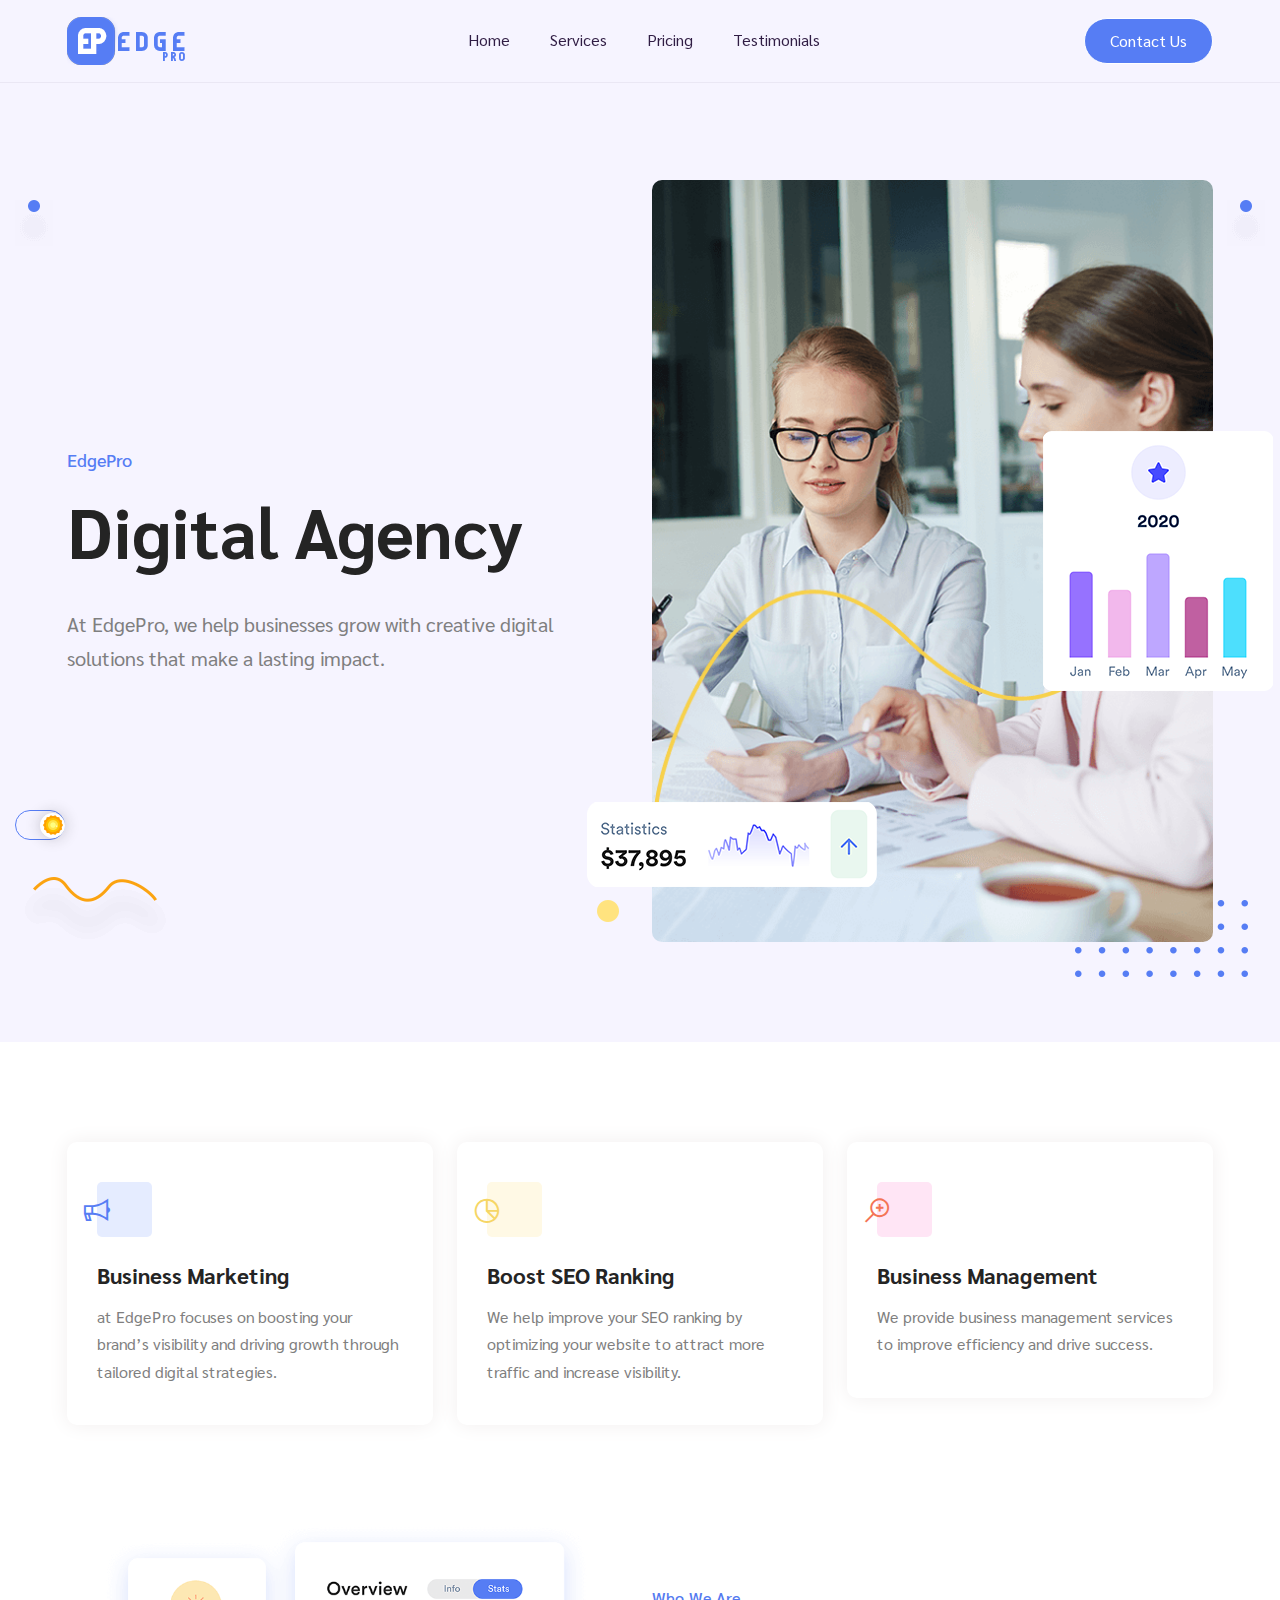
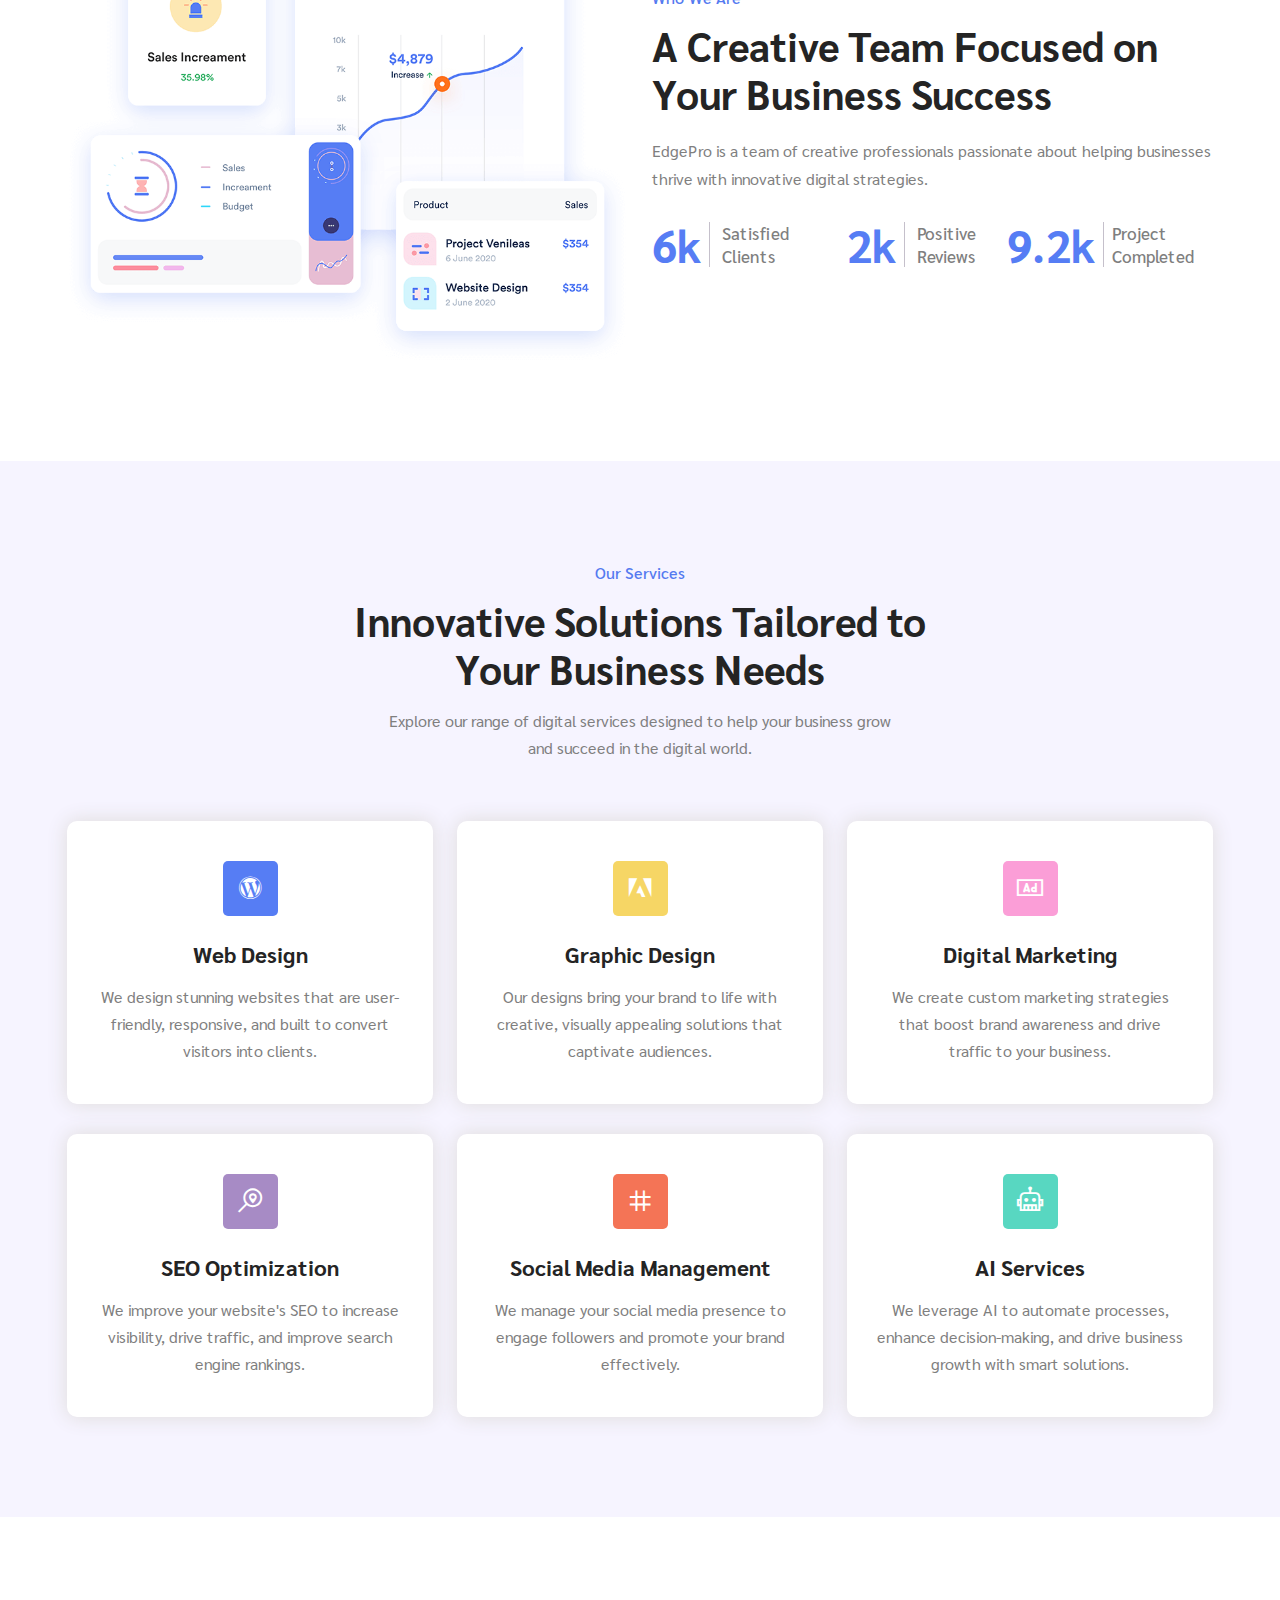
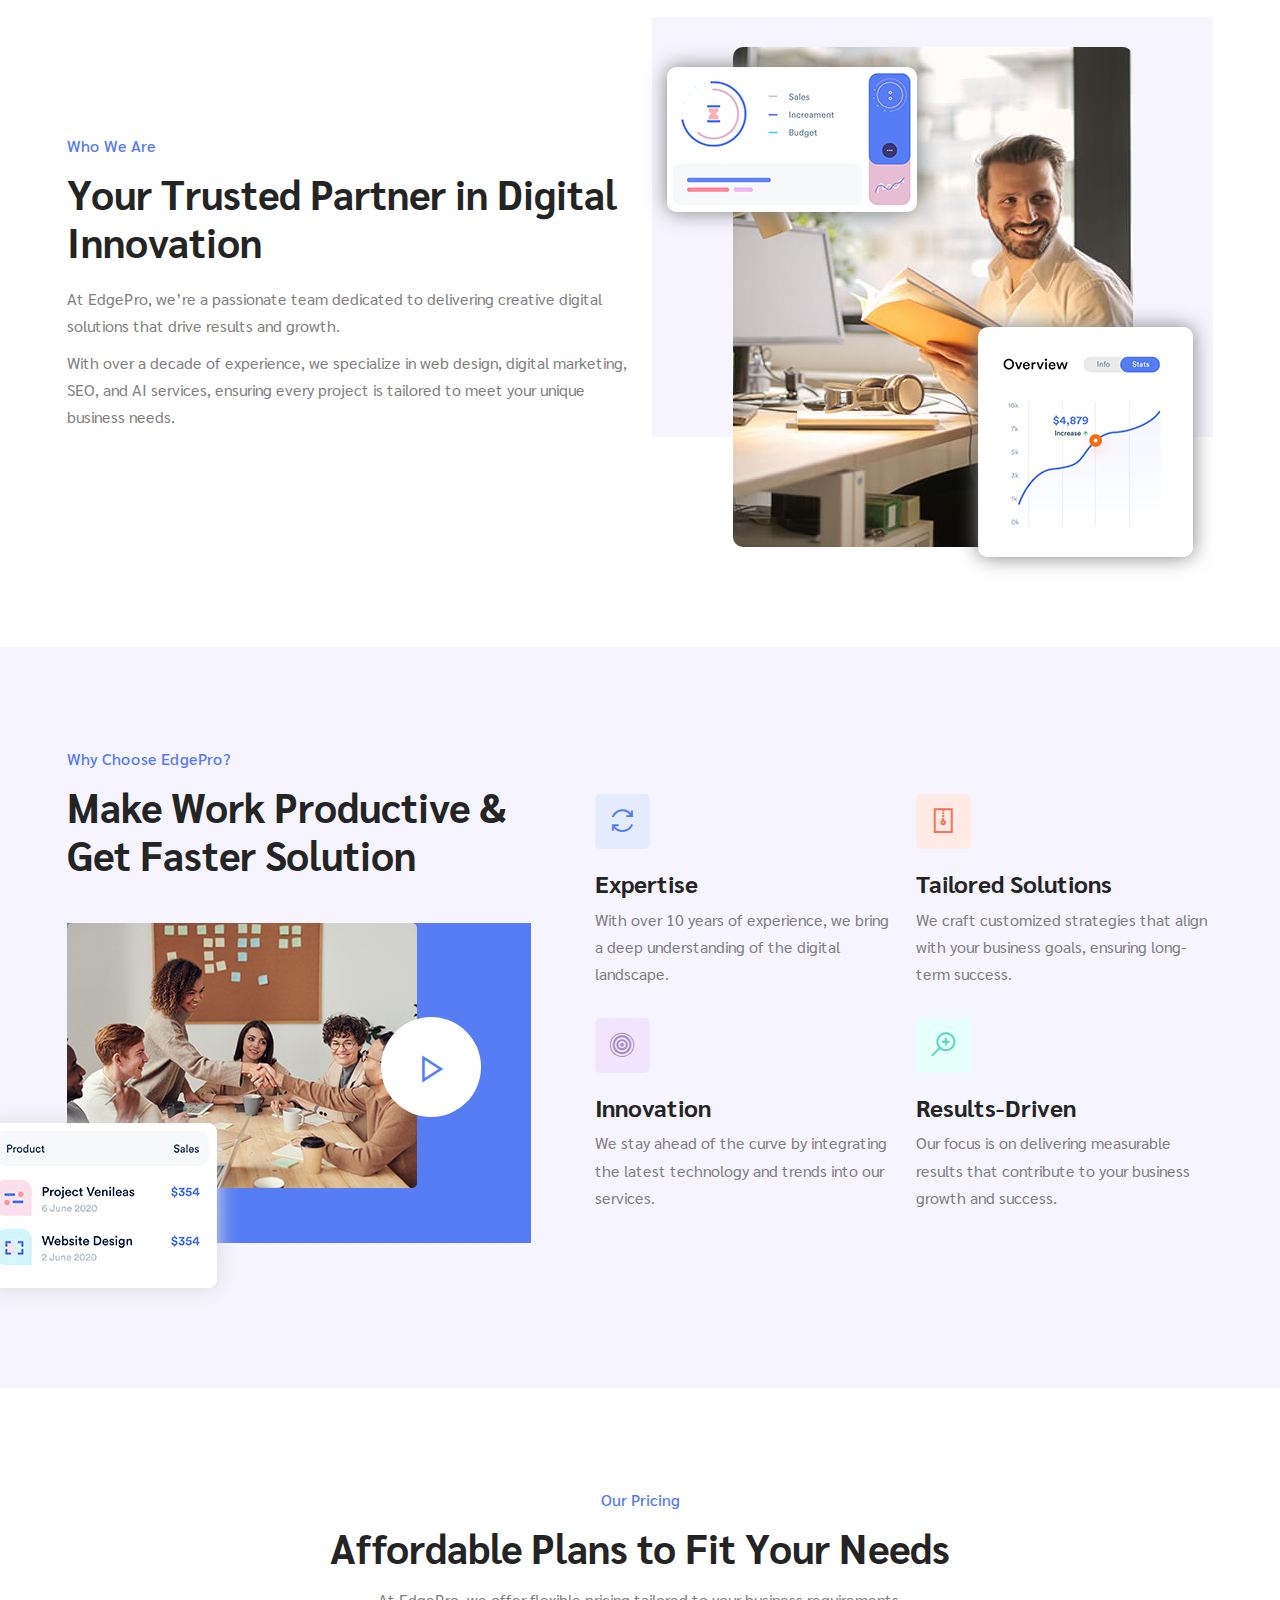
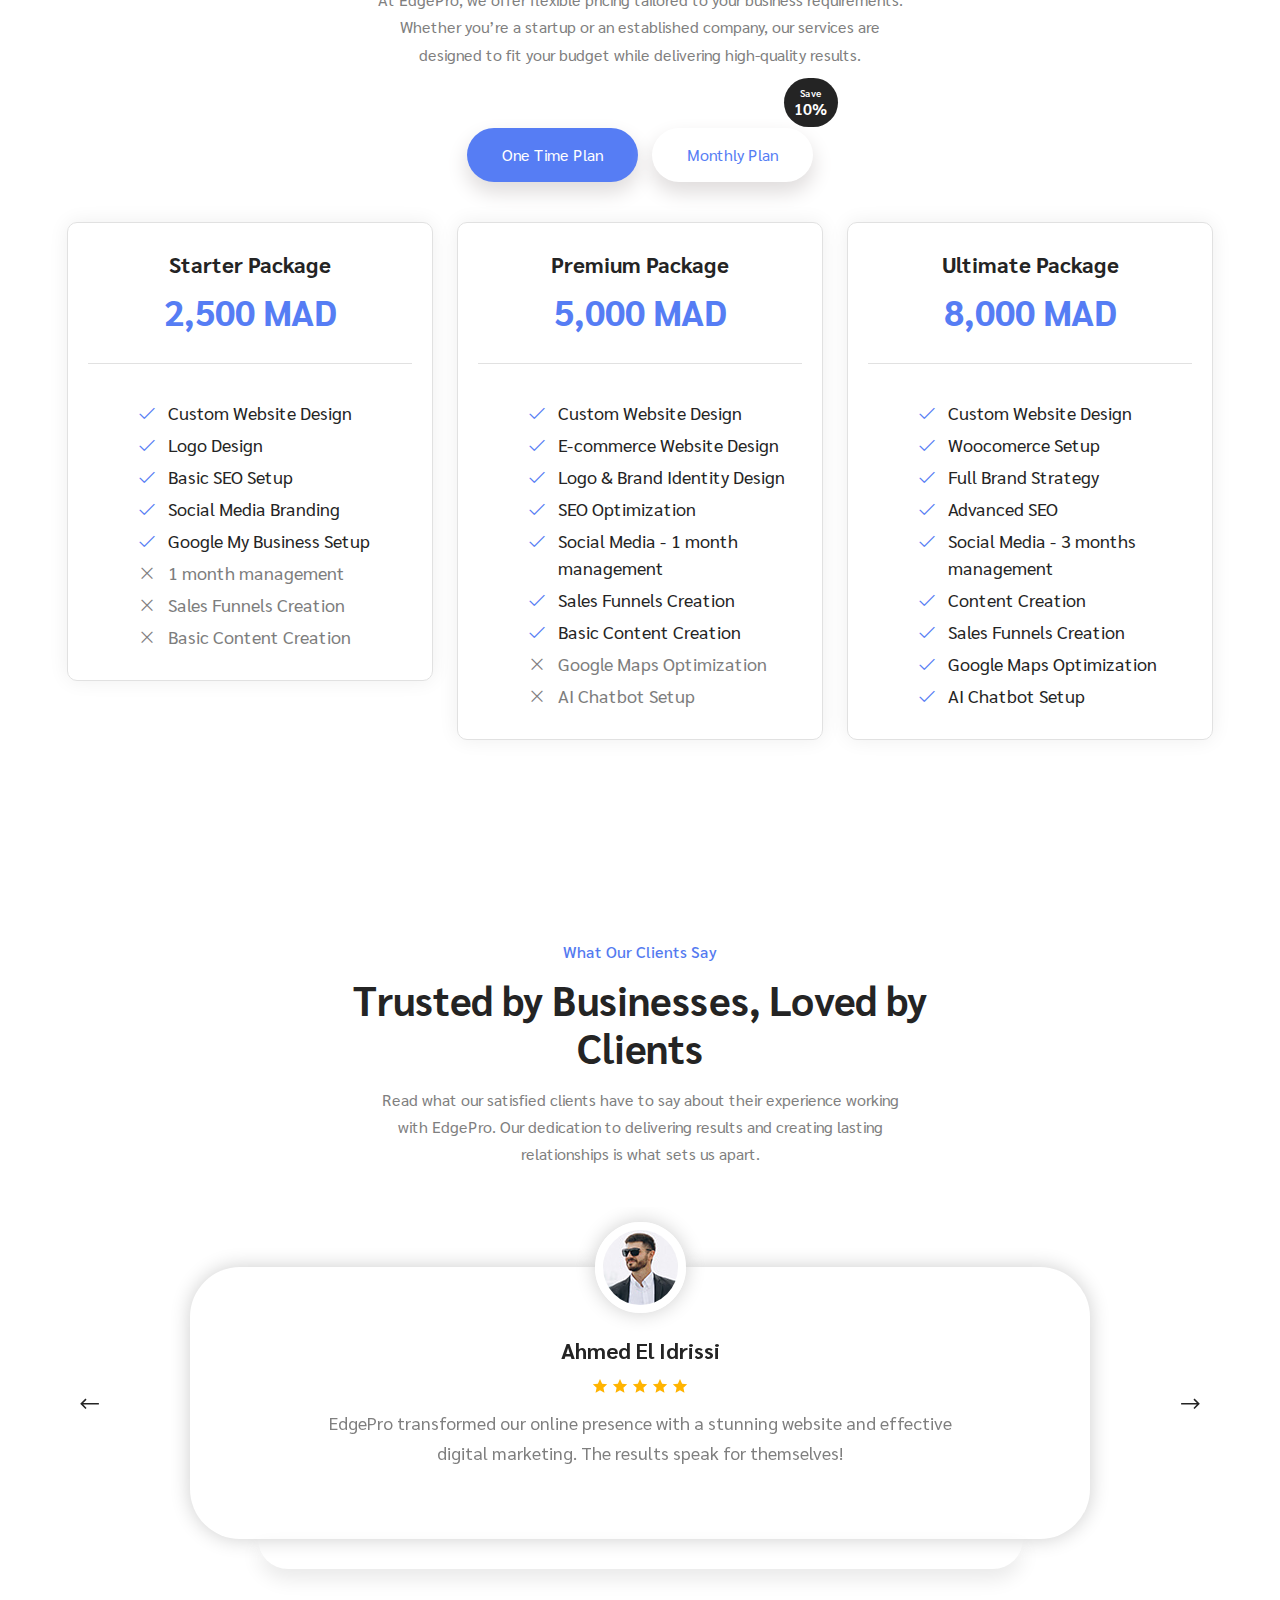
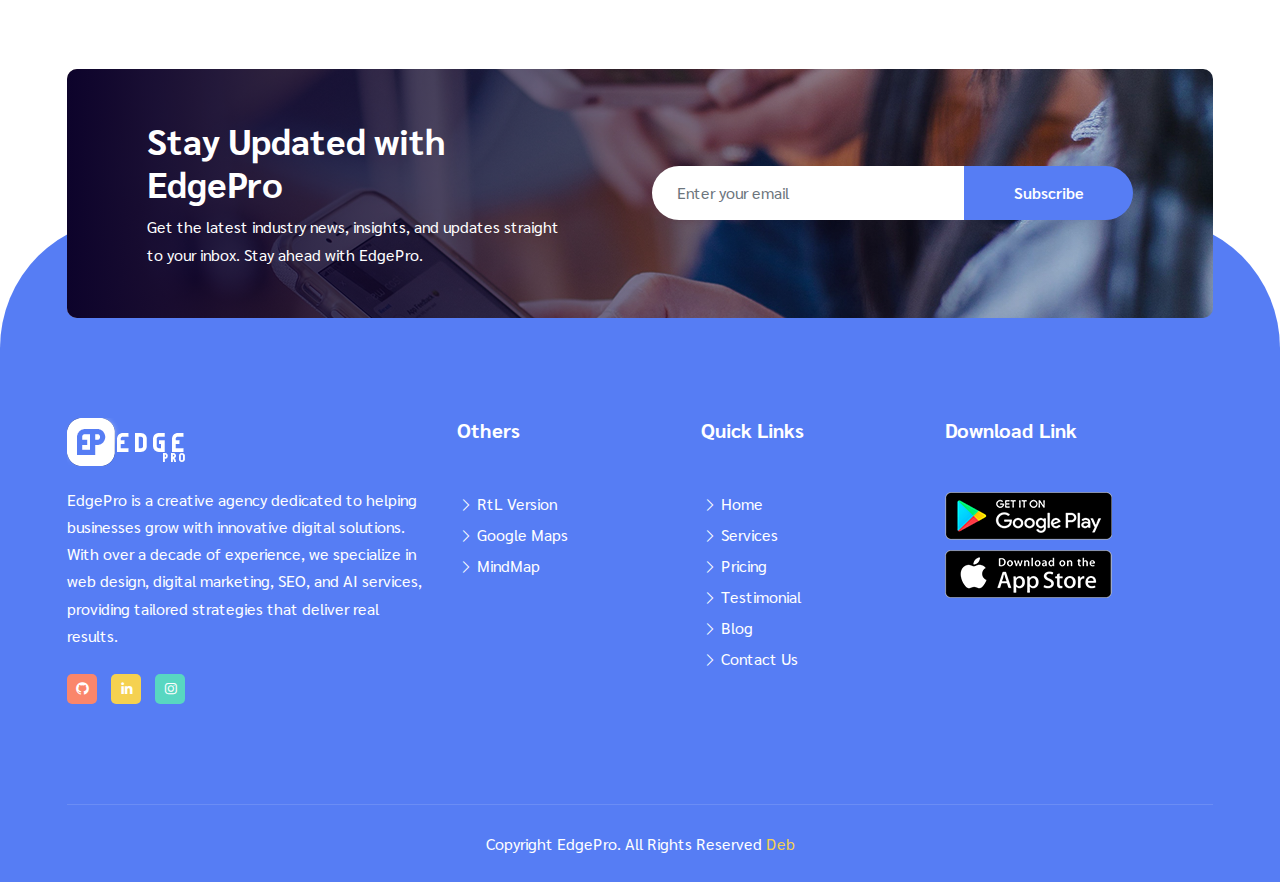
<file: index.html>
<!doctype html>
<html lang="zxx">
<head>
        <!-- Required meta tags -->
        <meta charset="utf-8">
        <meta name="viewport" content="width=device-width, initial-scale=1, shrink-to-fit=no">

         <!-- Bootstrap CSS -->
        <link rel="stylesheet" href="assets/css/bootstrap.min.css">
        <!-- Animate CSS -->
        <link rel="stylesheet" href="assets/css/animate.min.css">
        <!-- Magnific CSS -->
        <link rel="stylesheet" href="assets/css/magnific-popup.css">
        <!-- Owl Carousel CSS -->
        <link rel="stylesheet" href="assets/css/owl.carousel.min.css">
        <link rel="stylesheet" href="assets/css/owl.theme.default.min.css">
        <!-- Line Awesome CSS -->
        <link rel="stylesheet" href="assets/css/line-awesome.min.css">
        <!-- Odometer CSS -->
        <link rel="stylesheet" href="assets/css/odometer.css">
        <!-- Stylesheet CSS -->
        <link rel="stylesheet" href="assets/css/style.css">
        <!-- Stylesheet Responsive CSS -->
        <link rel="stylesheet" href="assets/css/responsive.css">
        <!-- Theme Dark CSS -->
        <link rel="stylesheet" href="assets/css/theme-dark.css">
        <!-- Favicon -->
        <link rel="icon" type="images/png" href="assets/images/favicon.png">
        <!-- Title -->
        <title>EdgePro - Digital Agency</title>
		<script src='https://cdn.jotfor.ms/s/umd/latest/for-embedded-agent.js'></script>
<script>
  window.addEventListener("DOMContentLoaded", function() {
    window.AgentInitializer.init({
      agentRenderURL: "https://agent.jotform.com/01954db898f07a97aedb4f5b30bf24ec78c2",
      rootId: "JotformAgent-01954db898f07a97aedb4f5b30bf24ec78c2",
      formID: "01954db898f07a97aedb4f5b30bf24ec78c2",
      queryParams: ["skipWelcome=1", "maximizable=1"],
      domain: "https://www.jotform.com",
      isDraggable: false,
      background: "linear-gradient(180deg, #567df4 0%, #0f53b4 100%)",
      buttonBackgroundColor: "#567df4",
      buttonIconColor: "#FFFFFF",
      variant: false,
      customizations: {
        "greeting": "Yes",
        "greetingMessage": "Hi! What can EdgePro do for you?",
        "openByDefault": "No",
        "pulse": "Yes",
        "position": "right",
        "autoOpenChatIn": "0"
      },
      isVoice: false
    });
  });
</script>
      
    </head>

    <body data-bs-spy="scroll" data-bs-offset="70">
        <!-- Preloader -->
        <div class="preloader">
            <div class="d-table">
                <div class="d-table-cell">
                    <div class="lds-hourglass"></div>
                </div>
            </div>
        </div>
        <!-- End Preloader -->

        <!-- Nabvar Area -->
        <nav class="navbar fixed-top navbar-expand-md main-navbar seo-nav">
            <div class="container">
                <a class="navbar-brand" href="#">
                    <img src="assets/images/logo.png" alt="logo">
                </a>

                <button class="navbar-toggler" type="button" data-bs-toggle="collapse" data-bs-target="#navbarSupportedContent" aria-controls="navbarSupportedContent" aria-expanded="false" aria-label="Toggle navigation">
                    <span class="icon-bar top-bar"></span>
                    <span class="icon-bar middle-bar"></span>
                    <span class="icon-bar bottom-bar"></span>
                </button>
            
                <div class="collapse navbar-collapse" id="navbarSupportedContent">
                    <ul class="navbar-nav m-auto">
                        <li class="nav-item">
                            <a class="nav-link" href="#home">Home</a>
                        </li>
                        <li class="nav-item">
                            <a class="nav-link" href="#services">Services</a>
                        </li>
                        <li class="nav-item">
                            <a class="nav-link" href="#pricing">Pricing</a>
                        </li> 
                        <li class="nav-item">
                            <a class="nav-link" href="#testimonials">Testimonials</a>
                        </li>                                 
                    </ul>
					<div class="nav-btn">
                        <a href="https://agent.jotform.com/01954db898f07a97aedb4f5b30bf24ec78c2" class="default-btn bg-main" target="_blank">Contact Us</a>
                    </div>
                </div>
            </div>
        </nav>
        <!-- End Nabvar Area -->

        <!-- SEO banner Area -->
        <div id="home" class="seo-banner-area pb-100">
            <div class="container">
                <div class="row align-items-center">
                    <div class="col-lg-6">
                        <div class="seo-banner-text">
                            <span>EdgePro</span>
                            <h1>Digital Agency</h1>
                            <p>At EdgePro, we help businesses grow with creative digital solutions that make a lasting impact.</p>
                        </div>
                    </div>

                    <div class="col-lg-6">
                        <div class="seo-img-contant">
                            <div class="seo-banner-img">
                                <img src="assets/images/seo-img/seo-banner-img1.jpg" alt="Image">
                            </div>
                            <div class="seo-img">
                                <img src="assets/images/seo-img/seo-banner-img2.png" class="seo-img-2" alt="Image">
                                <img src="assets/images/seo-img/seo-banner-img3.png" class="seo-img-3" alt="Image">
                            </div>
                            <div class="seo-shape1">
                                <img src="assets/images/shape/shape13.png" class="shape-13" alt="shape">
                                <img src="assets/images/shape/shape15.png" class="shape-15" alt="shape">
                            </div>
                        </div>
                    </div>
                </div>
                <div class="seo-shape2">
                    <img src="assets/images/shape/shape16.png" class="shape-16" alt="Shape">
                    <img src="assets/images/shape/shape16.png" class="shape-same" alt="Shape">
                    <img src="assets/images/shape/shape14.png" class="shape-14" alt="Shape">
                </div>
            </div>
        </div>
        <!-- End Seo banner Area -->

        <!-- SEO Services Area -->
        <div class="seo-services-area-1 pt-100 pb-70">
            <div class="container">
                <div class="row">
                    <div class="col-lg-4 col-md-6">
                        <div class="saas-service-card seo-services-1">
                            <div class="icon bg-1">
                                <i class="las la-bullhorn"></i>
                            </div>
                            <h3>Business Marketing</h3>
                            <p>at EdgePro focuses on boosting your brand’s visibility and driving growth through tailored digital strategies.</p>
                        </div>
                    </div>

                    <div class="col-lg-4 col-md-6">
                        <div class="saas-service-card seo-services-1">
                            <div class="icon bg-2">
                                <i class="las la-chart-pie"></i>
                            </div>
                            <h3>Boost SEO Ranking</h3>
                            <p>We help improve your SEO ranking by optimizing your website to attract more traffic and increase visibility.</p>
                        </div>
                    </div>

                    <div class="col-lg-4 col-md-6 offset-md-3 offset-lg-0">
                        <div class="saas-service-card seo-services-1">
                            <div class="icon bg-3">
                                <i class="las la-search-plus"></i>
                            </div>
                            <h3>Business Management</h3>
                            <p>We provide business management services to improve efficiency and drive success.</p>
                        </div>
                    </div>
                </div>
            </div>
        </div>
        <!-- End SEO Services Area -->

        <!-- About Us Area -->
        <div class="about-us-area pb-100">
            <div class="container">
                <div class="row align-items-center">
                    <div class="col-lg-6">
                        <div class="about-us-img">
                            <img src="assets/images/seo-img/about-us1.png" alt="Image">
                        </div>
                    </div>

                    <div class="col-lg-6">
                        <div class="about-us-text">
                            <div class="section-title">
                                <span>Who We Are</span>
                                <h2>A Creative Team Focused on Your Business Success</h2>
                            </div>

                            <div class="about-text">
                                <p>EdgePro is a team of creative professionals passionate about helping businesses thrive with innovative digital strategies.</p>
                            </div>

                            <div class="row">
                                <div class="col-lg-4 col-sm-4">
                                    <div class="about-card">
                                        <h3>6k</h3>
                                        <p>Satisfied Clients</p>
                                    </div>
                                </div>

                                <div class="col-lg-4 col-sm-4">
                                    <div class="about-card">
                                        <h3>2k</h3>
                                        <p>Positive Reviews</p>
                                    </div>
                                </div>

                                <div class="col-lg-4 col-sm-4">
                                    <div class="about-card">
                                        <h3 class="l-45">9.2k</h3>
                                        <p>Project Completed</p>
                                    </div>
                                </div>
                            </div>

                            
                        </div>
                    </div>
                </div>
            </div>
        </div>
        <!-- End About Us Area -->

        <!-- Our Services Area -->
        <div id="services" class="our-services-area pt-100 pb-70">
            <div class="container">
                <div class="section-title">
                    <span>Our Services</span>
                    <h2>Innovative Solutions Tailored to Your Business Needs</h2>
                    <p>Explore our range of digital services designed to help your business grow and succeed in the digital world.</p>
                </div>

                <div class="row">
                    <div class="col-lg-4 col-md-6">
                        <div class="our-service-card">
                            <i class="lab la-wordpress bg-1"></i>
                            <h3>Web Design</h3>
                            <p>We design stunning websites that are user-friendly, responsive, and built to convert visitors into clients.</p>
                        </div>
                    </div>

                    <div class="col-lg-4 col-md-6">
                        <div class="our-service-card">
                            <i class="lab la-adobe bg-2"></i>
                            <h3>Graphic Design</h3>
                            <p>Our designs bring your brand to life with creative, visually appealing solutions that captivate audiences.</p>
                        </div>
                    </div>

                    <div class="col-lg-4 col-md-6">
                        <div class="our-service-card">
                            <i class="las la-ad bg-3"></i>
                            <h3>Digital Marketing</h3>
                            <p>We create custom marketing strategies that boost brand awareness and drive traffic to your business.</p>
                        </div>
                    </div>

                    <div class="col-lg-4 col-md-6">
                        <div class="our-service-card">
                            <i class="las la-search-location bg-4"></i>
                            <h3>SEO Optimization</h3>
                            <p>We improve your website's SEO to increase visibility, drive traffic, and improve search engine rankings.</p>
                        </div>
                    </div>

                    <div class="col-lg-4 col-md-6">
                        <div class="our-service-card">
                            <i class="las la-hashtag bg-5"></i>
                            <h3>Social Media Management</h3>
                            <p>We manage your social media presence to engage followers and promote your brand effectively.</p>
                        </div>
                    </div>

                    <div class="col-lg-4 col-md-6">
                        <div class="our-service-card">
                            <i class="las la-robot bg-6"></i>    
                            <h3>AI Services</h3>
                            <p>We leverage AI to automate processes, enhance decision-making, and drive business growth with smart solutions.</p>
                        </div>
                    </div>
                </div>
            </div>
        </div>
        <!-- End Our Services Area -->

        <!-- Who We Are Area -->
        <div class="who-we-area ptb-100">
            <div class="container">
                <div class="row align-items-center">
                    <div class="col-lg-6">
                        <div class="section-title">
                            <span>Who We Are</span>
                            <h2>Your Trusted Partner in Digital Innovation</h2>
                        </div>

                        <div class="who-we-are-text">
                            <p>At EdgePro, we’re a passionate team dedicated to delivering creative digital solutions that drive results and growth.</p>
                            <p>With over a decade of experience, we specialize in web design, digital marketing, SEO, and AI services, ensuring every project is tailored to meet your unique business needs.</p>
                        </div>
                    </div>

                    <div class="col-lg-6">
                        <div class="who-we-are-img bg-color">
                            <img src="assets/images/seo-img/who-we-are-img.jpg" class="we-are-img" alt="Image">
                            <div class="we-are-img">
                                <img src="assets/images/seo-img/who-we-are1.png" class="we-are-1" alt="Image">
                                <img src="assets/images/seo-img/who-we-are2.png" class="we-are-2" alt="Image">
                            </div>
                        </div>
                    </div>
                </div>
            </div>
        </div>
        <!-- End Who We Are -->

        <!-- Choose Us Area -->
        <div class="choose-us-area ptb-100">
            <div class="container">
                <div class="row align-items-center">
                    <div class="col-lg-5">
                        <div class="chooses-img-contant">
                            <div class="section-title">
                                <span>Why Choose EdgePro?</span>
                                <h2>Make Work Productive & Get Faster Solution</h2>
                            </div>

                            <div class="choose-us-img">
                                <img src="assets/images/seo-img/choose-us-1.jpg" alt="Image">
                                <div class="choose-img">
                                    <img src="assets/images/seo-img/choose-us-2.png" alt="Image">
                                </div>

                                <div class="popup-video">
                                    <div class="d-table">
                                        <div class="d-table-cell">
                                            <div class="video-btn video-btn-1">
                                                <a href="#" class="popup-youtube">
                                                    <i class="las la-play"></i>
                                                    <span class="ripple pinkBg"></span>
                                                    <span class="ripple pinkBg"></span>
                                                    <span class="ripple pinkBg"></span>
                                                </a>
                                            </div>
                                        </div>
                                    </div>
                                </div>
                            </div>
                        </div>
                    </div>

                    <div class="col-lg-7">
                        <div class="choose-card-contant">
                            <div class="row">
                                <div class="col-lg-6 col-sm-6">
                                    <div class="choose-card">
                                        <i class="las la-sync-alt bg-1"></i>
                                        <h3>Expertise</h3>
                                        <p>With over 10 years of experience, we bring a deep understanding of the digital landscape.</p>
                                    </div>
                                </div>
    
                                <div class="col-lg-6 col-sm-6">
                                    <div class="choose-card">
                                        <i class="las la-file-archive bg-2"></i>
                                        <h3>Tailored Solutions</h3>
                                        <p>We craft customized strategies that align with your business goals, ensuring long-term success.</p>
                                    </div>
                                </div>
    
                                <div class="col-lg-6 col-sm-6">
                                    <div class="choose-card">
                                        <i class="las la-bullseye bg-3"></i>
                                        <h3>Innovation</h3>
                                        <p>We stay ahead of the curve by integrating the latest technology and trends into our services.</p>
                                    </div>
                                </div>
    
                                <div class="col-lg-6 col-sm-6">
                                    <div class="choose-card">
                                        <i class="las la-search-plus bg-4"></i>
                                        <h3>Results-Driven</h3>
                                        <p>Our focus is on delivering measurable results that contribute to your business growth and success.</p>
                                    </div>
                                </div>
                            </div>
                        </div>
                    </div>
                </div>
            </div>
        </div>
        <!-- End Choose Us Area -->

        <!-- Our Pricing Area -->
        <div id="pricing" class="our-pricing-area pt-100 pb-70">
            <div class="container">
                <div class="section-title">
                    <span>Our Pricing</span>
                    <h2>Affordable Plans to Fit Your Needs</h2>
                    <p>At EdgePro, we offer flexible pricing tailored to your business requirements. Whether you’re a startup or an established company, our services are designed to fit your budget while delivering high-quality results.</p>
                </div>
                
                <div class="tab pricing-tab">
                    <ul class="tabs">
                        <li>One Time Plan</li>
                        <li>
                            Monthly Plan
                            <span class="save-card">
                                <span class="save">Save</span> 10%
                            </span>
                        </li>
                    </ul>

                    <div class="tab-content">
                        <div class="tabs-item">
                            <div class="row"> 
                                <div class="col-lg-4 col-md-6 col-sm-6">
                                    <div class="prising-card pric-tabe">
                                        <div class="price-header text-center">
                                            <h3>Starter Package</h3>
                                            <h4>2,500 MAD</h4>
                                        </div>
            
                                        <ul>
                                            <li>
                                                <i class="las la-check"></i>
                                                Custom Website Design
                                            </li>
                                            <li>
                                                <i class="las la-check"></i>
                                                Logo Design
                                            </li>
                                            <li>
                                                <i class="las la-check"></i>
                                                Basic SEO Setup
                                            </li>
                                            <li>
                                                <i class="las la-check"></i>
                                                Social Media Branding
                                            </li>
                                            <li>
                                                <i class="las la-check"></i>
                                                Google My Business Setup
                                            </li>
                                            <li class="not-provide">
                                                <i class="las la-times"></i>
                                                1 month management
                                            </li>
                                            <li  class="not-provide">
                                                <i class="las la-times"></i>
                                                Sales Funnels Creation
                                            </li>
                                            <li  class="not-provide">
                                                <i class="las la-times"></i>
                                                Basic Content Creation
                                            </li>
                                        </ul>
                                    </div>
                                </div>

                                <div class="col-lg-4 col-md-6 col-sm-6">
                                    <div class="prising-card pric-tabe">
                                        <div class="price-header text-center">
                                            <h3>Premium Package</h3>
                                            <h4>5,000 MAD</h4>
                                        </div>
            
                                        <ul>
                                            <li>
                                                <i class="las la-check"></i>
                                                Custom Website Design
                                            </li>
                                            <li>
                                                <i class="las la-check"></i>
                                                E-commerce Website Design
                                            </li>
                                            <li>
                                                <i class="las la-check"></i>
                                                Logo & Brand Identity Design
                                            </li>
                                            <li>
                                                <i class="las la-check"></i>
                                                SEO Optimization
                                            </li>
                                            <li>
                                                <i class="las la-check"></i>
                                                Social Media - 1 month management
                                            </li>
                                            <li>
                                                <i class="las la-check"></i>
                                                Sales Funnels Creation
                                            </li>
                                            <li>
                                                <i class="las la-check"></i>
                                                Basic Content Creation
                                            </li>
                                            <li  class="not-provide">
                                                <i class="las la-times"></i>
                                                Google Maps Optimization
                                            </li>
                                            <li  class="not-provide">
                                                <i class="las la-times"></i>
                                                AI Chatbot Setup
                                            </li>
                                        </ul>
                                    </div>
                                </div>

                                <div class="col-lg-4 col-md-6 col-sm-6 offset-sm-3 offset-lg-0">
                                    <div class="prising-card pric-tabe">
                                        <div class="price-header text-center">
                                            <h3>Ultimate Package</h3>
                                            <h4>8,000 MAD</h4>
                                        </div>
            
                                        <ul>
                                            <li>
                                                <i class="las la-check"></i>
                                                Custom Website Design
                                            </li>
                                            <li>
                                                <i class="las la-check"></i>
                                                Woocomerce Setup
                                            </li>
                                            <li>
                                                <i class="las la-check"></i>
                                                Full Brand Strategy
                                            </li>
                                            <li>
                                                <i class="las la-check"></i>
                                                Advanced SEO
                                            </li>
                                            <li>
                                                <i class="las la-check"></i>
                                                Social Media - 3 months management
                                            </li>
                                            <li>
                                                <i class="las la-check"></i>
                                                Content Creation
                                            </li>
                                            <li>
                                                <i class="las la-check"></i>
                                                Sales Funnels Creation
                                            </li>
                                            <li>
                                                <i class="las la-check"></i>
                                                Google Maps Optimization
                                            </li>
                                            <li>
                                                <i class="las la-check"></i>
                                                AI Chatbot Setup
                                            </li>
                                        </ul>
                                    </div>
                                </div>
                            </div>
                        </div>

                        <div class="tabs-item">
                            <div class="row"> 
                                <div class="col-lg-4 col-md-6 col-sm-6">
                                    <div class="prising-card pric-tabe">
                                        <div class="price-header text-center">
                                            <h3>Basic Growth Package</h3>
                                            <h4>1,500 MAD</h4>
                                            <p>Per Month</p>
                                        </div>
            
                                        <ul>
                                            <li>
                                                <i class="las la-check"></i>
                                                Monthly Website Maintenance
                                            </li>
                                            <li>
                                                <i class="las la-check"></i>
                                                Social Media Management
                                            </li>
                                            <li>
                                                <i class="las la-check"></i>
                                                SEO Monitoring & Updates
                                            </li>
                                            <li>
                                                <i class="las la-check"></i>
                                                Monthly Analytics Report
                                            </li>
                                            <li>
                                                <i class="las la-check"></i>
                                                Social Media Content Creation
                                            </li>
                                            <li class="not-provide">
                                                <i class="las la-times"></i>
                                                Monthly Ad Campaigns
                                            </li>
                                            <li  class="not-provide">
                                                <i class="las la-times"></i>
                                                AI Virtual Assistant Setup
                                            </li>  
                                        </ul>
                                    </div>
                                </div>

                                <div class="col-lg-4 col-md-6 col-sm-6">
                                    <div class="prising-card pric-tabe">
                                        <div class="price-header text-center">
                                            <h3>Pro Growth Package</h3>
                                            <h4>2,500 MAD</h4>
                                            <p>Per Month</p>
                                        </div>
            
                                        <ul>
                                            <li>
                                                <i class="las la-check"></i>
                                                Website Maintenance & Content Updates
                                            </li>
                                            <li>
                                                <i class="las la-check"></i>
                                                Social Media Management
                                            </li>
                                            <li>
                                                <i class="las la-check"></i>
                                                SEO Optimization & Monthly Reporting
                                            </li>
                                            <li>
                                                <i class="las la-check"></i>
                                                Google Maps Management
                                            </li>
                                            <li>
                                                <i class="las la-check"></i>
                                                Monthly Ad Campaigns (Facebook/Instagram)
                                            </li>
                                            <li>
                                                <i class="las la-check"></i>
                                                AI Virtual Assistant Setup & Monitoring
                                            </li>
                                            <li  class="not-provide">
                                                <i class="las la-times"></i>
                                                Media Buying
                                            </li>
                                            <li  class="not-provide">
                                                <i class="las la-times"></i>
                                                AI-Powered Insights
                                            </li>
                                        </ul>
                                    </div>
                                </div>

                                <div class="col-lg-4 col-md-6 col-sm-6">
                                    <div class="prising-card pric-tabe">
                                        <div class="price-header text-center">
                                            <h3>Premium Growth Package</h3>
                                            <h4>3,500 MAD</h4>
                                            <p>Per Month</p>
                                        </div>
            
                                        <ul>
                                            <li>
                                                <i class="las la-check"></i>
                                                Full Website Management & Optimization
                                            </li>
                                            <li>
                                                <i class="las la-check"></i>
                                                Social Media Management & Growth Strategy
                                            </li>
                                            <li>
                                                <i class="las la-check"></i>
                                                Advanced SEO & Analytics
                                            </li>
                                            <li>
                                                <i class="las la-check"></i>
                                                Monthly Ad Campaigns
                                            </li>
                                            <li>
                                                <i class="las la-check"></i>
                                                Media Buying & Google Ads Campaigns
                                            </li>
                                            <li>
                                                <i class="las la-check"></i>
                                                Content Marketing
                                            </li>
                                            <li>
                                                <i class="las la-check"></i>
                                                AI-Powered Insights & Weekly Reports
                                            </li>
                                            <li>
                                                <i class="las la-check"></i>
                                                AI Chatbot Management & Updates
                                            </li>
                                        </ul>
                                    </div>
                                </div>
                            </div>
                        </div>
                    </div>
                </div>
            </div>
        </div>
        <!-- End Our Pricing Area -->

    

        <!-- Testimonials Slider Area -->
        <div id="testimonials" class="testimonials-area pt-100 pb-70">
            <div class="container">
                <div class="section-title">
                    <span>What Our Clients Say</span>
                    <h2>Trusted by Businesses, Loved by Clients</h2>
                    <p>Read what our satisfied clients have to say about their experience working with EdgePro. Our dedication to delivering results and creating lasting relationships is what sets us apart.</p>
                </div>

                <div class="testimonials-slider owl-carousel owl-theme">
                    <div class="testimonials-slider-item">
                        <img src="assets/images/seo-img/client1.jpg" alt="Image">
                        <h3>Ahmed El Idrissi</h3>
                        <div class="rating">
                            <i class="las la-star"></i>
                            <i class="las la-star"></i>
                            <i class="las la-star"></i>
                            <i class="las la-star"></i>
                            <i class="las la-star"></i>
                        </div>
                        <p>EdgePro transformed our online presence with a stunning website and effective digital marketing. The results speak for themselves!</p>
                    </div>

                    <div class="testimonials-slider-item">
                        <img src="assets/images/seo-img/client2.jpg" alt="Image">
                        <h3>Omar Boussaid</h3>
                        <div class="rating">
                            <i class="las la-star"></i>
                            <i class="las la-star"></i>
                            <i class="las la-star"></i>
                            <i class="las la-star"></i>
                            <i class="las la-star"></i>
                        </div>
                        <p>Working with EdgePro was a game-changer for our business. Their expertise in SEO and web design boosted our online visibility significantly.</p>
                    </div>
                    
                    <div class="testimonials-slider-item">
                        <img src="assets/images/seo-img/client3.jpg" alt="Image">
                        <h3>Rachid Kharbouch</h3>
                        <div class="rating">
                            <i class="las la-star"></i>
                            <i class="las la-star"></i>
                            <i class="las la-star"></i>
                            <i class="las la-star"></i>
                            <i class="las la-star"></i>
                        </div>
                        <p>The team at EdgePro is exceptional. They understood our vision and delivered creative solutions that helped us grow and stand out.</p>
                    </div>
                </div>
            </div>
        </div>
        <!-- End Testimonials Slider Area -->

        <!-- Subscribe Area -->
        <div class="subscribe-area mt-minus-100">
            <div class="container">
                <div class="subscribe-contant">
                    <div class="row align-items-center">
                        <div class="col-lg-6">
                            <div class="subscrive-text">
                                <h3>Stay Updated with EdgePro</h3>
                                <p>Get the latest industry news, insights, and updates straight to your inbox. Stay ahead with EdgePro.</p>
                            </div>
                        </div>

                        <div class="col-lg-6">
                            <div class="subscribe-form">
                                <form class="newsletter-form" data-bs-toggle="validator">
                                    <input type="email" class="form-control" placeholder="Enter your email" name="EMAIL" required="" autocomplete="off">
                                    <button type="submit" class="btn btn-primary">Subscribe</button>
    
                                    <div id="validator-newsletter" class="form-result"></div>
                                </form>
                            </div>
                        </div>
                    </div>
                </div>
            </div>
        </div>
        <!-- End Subscribe Area -->

        <!-- Footer Area -->
        <footer class="footer-area pt-200 bor-radius-top"> 
            <div class="container">
                <div class="row">
                    <div class="col-lg-4 col-sm-6">
                        <div class="footer-widget">
                            <div class="logo">
                                <img src="assets/images/logo-white.png" alt="logo">
                            </div>
                            <p>EdgePro is a creative agency dedicated to helping businesses grow with innovative digital solutions. With over a decade of experience, we specialize in web design, digital marketing, SEO, and AI services, providing tailored strategies that deliver real results.</p>

                            <ul class="footer-social">
                                <li>
                                    <a class="bg-2" href="https://www.github.com/edgeproagency" target="_blank">
                                        <i class="lab la-github bg-1"></i>
                                    </a>
                                </li>
                                <li>
                                    <a class="bg-3" href="https://www.linkedin.com/in/edgeproagency" target="_blank">
                                        <i class="lab la-linkedin-in bg-2"></i>
                                    </a>
                                </li>
                                <li>
                                    <a class="bg-4" href="https://instagram.com/edgeproagency" target="_blank">
                                        <i class="lab la-instagram bg-3"></i>
                                    </a>
                                </li>
                            </ul>
                        </div>
                    </div>

                    <div class="col-lg-5 col-sm-6">
                        <div class="row">
                            <div class="col-lg-6 col-sm-6">
                                <div class="footer-widget">
                                    <h3 class="title">Others</h3>
                                    <ul class="footer-text">
                                        <li>
                                            <a href="./rtl/index.html">
                                                <i class="las la-angle-right"></i>
                                                RtL Version
                                            </a>
                                        </li>
										 <li>
                                            <a href="https://g.page/r/CQuAndMX4NsGEBM/review" target="_blank">
                                                <i class="las la-angle-right"></i>
                                                Google Maps
                                            </a>
                                        </li>
                                        <li>
                                            <a href="https://marouananouar.github.io/MindMap/" target="_blank">
                                                <i class="las la-angle-right"></i>
                                                MindMap
                                            </a>
                                        </li>
                                    </ul>
                                </div>
                            </div>

                            <div class="col-lg-6 col-sm-6">
                                <div class="footer-widget">
                                    <h3 class="title">Quick Links</h3>
                                    <ul class="footer-text">
                                        <li>
                                            <a href="#home">
                                                <i class="las la-angle-right"></i>
                                                Home
                                            </a>
                                        </li>
                                         <li>
                                            <a href="#services">
                                                <i class="las la-angle-right"></i>
                                                Services 
                                            </a>
                                        </li>
                                        <li>
                                            <a href="#pricing">
                                                <i class="las la-angle-right"></i>
                                                Pricing
                                            </a>
                                        </li>
                                        <li>
                                            <a href="#testimonials">
                                                <i class="las la-angle-right"></i>
                                                Testimonial
                                            </a>
                                        </li>
                                        <li>
                                            <a href="https://edgeproagency.blogspot.com" target="_blank">
                                                <i class="las la-angle-right"></i>
                                                Blog
                                            </a>
                                        </li>
										<li>
                                            <a href="https://agent.jotform.com/01954db898f07a97aedb4f5b30bf24ec78c2" target="_blank">
                                                <i class="las la-angle-right"></i>
                                                Contact Us
                                            </a>
                                        </li>
                                    </ul>
                                </div>
                            </div>
                        </div>
                    </div>

                    <div class="col-lg-3 col-sm-6 offset-sm-4 offset-lg-0">
                        <div class="footer-widget">
                            <h3 class="title">Download Link</h3>
                            <div class="footer-image">
                                <a href="#">
                                    <img src="assets/images/app-img/google-play.png" alt="Image">
                                </a>
                                <a href="#">
                                    <img src="assets/images/app-img/app-store.png" alt="Image">
                                </a>
                            </div>
                        </div>
                    </div>
                </div>

                <div class="copyright-text">
                    <p>Copyright EdgePro. All Rights Reserved <a href="https://marouananouar.github.io/Deb/" target="_blank">Deb</a></p>
                </div>
            </div>
        </footer>
        <!-- End Footer Area -->

        <!-- Go Top -->
        <div class="go-top">
            <i class="las la-angle-double-up"></i>
        </div>
        <!-- End Go Top -->

        <!-- Optional JavaScript -->
        <!-- jQuery first, then Popper.js, then Bootstrap JS -->
        <script src="assets/js/jquery.min.js"></script>
       <script src="assets/js/bootstrap.bundle.min.js"></script>
        <!-- Owl carousel JS -->
        <script src="assets/js/owl.carousel.min.js"></script>
        <!-- Magnific JS -->
        <script src="assets/js/jquery.magnific-popup.min.js"></script>
        <!-- Wow JS -->
        <script src="assets/js/wow.min.js"></script>
        <!-- Odometer JS -->
        <script src="assets/js/odometer.min.js"></script>
        <!-- Jquery Apper JS -->
        <script src="assets/js/jquery.appear.js"></script>
        <!-- Form Validator JS -->
		<script src="assets/js/form-validator.min.js"></script>
		<!-- Contact JS -->
		<script src="assets/js/contact-form-script.js"></script>
		<!-- Ajaxchimp JS -->
		<script src="assets/js/jquery.ajaxchimp.min.js"></script>
        <!-- Custom JS -->
        <script src="assets/js/custom.js"></script>
    </body>

<!-- Mirrored from templates.hibootstrap.com/tarly/default/seo-marketing.html by HTTrack Website Copier/3.x [XR&CO'2014], Fri, 21 Feb 2025 11:12:59 GMT -->
</html>
</file>
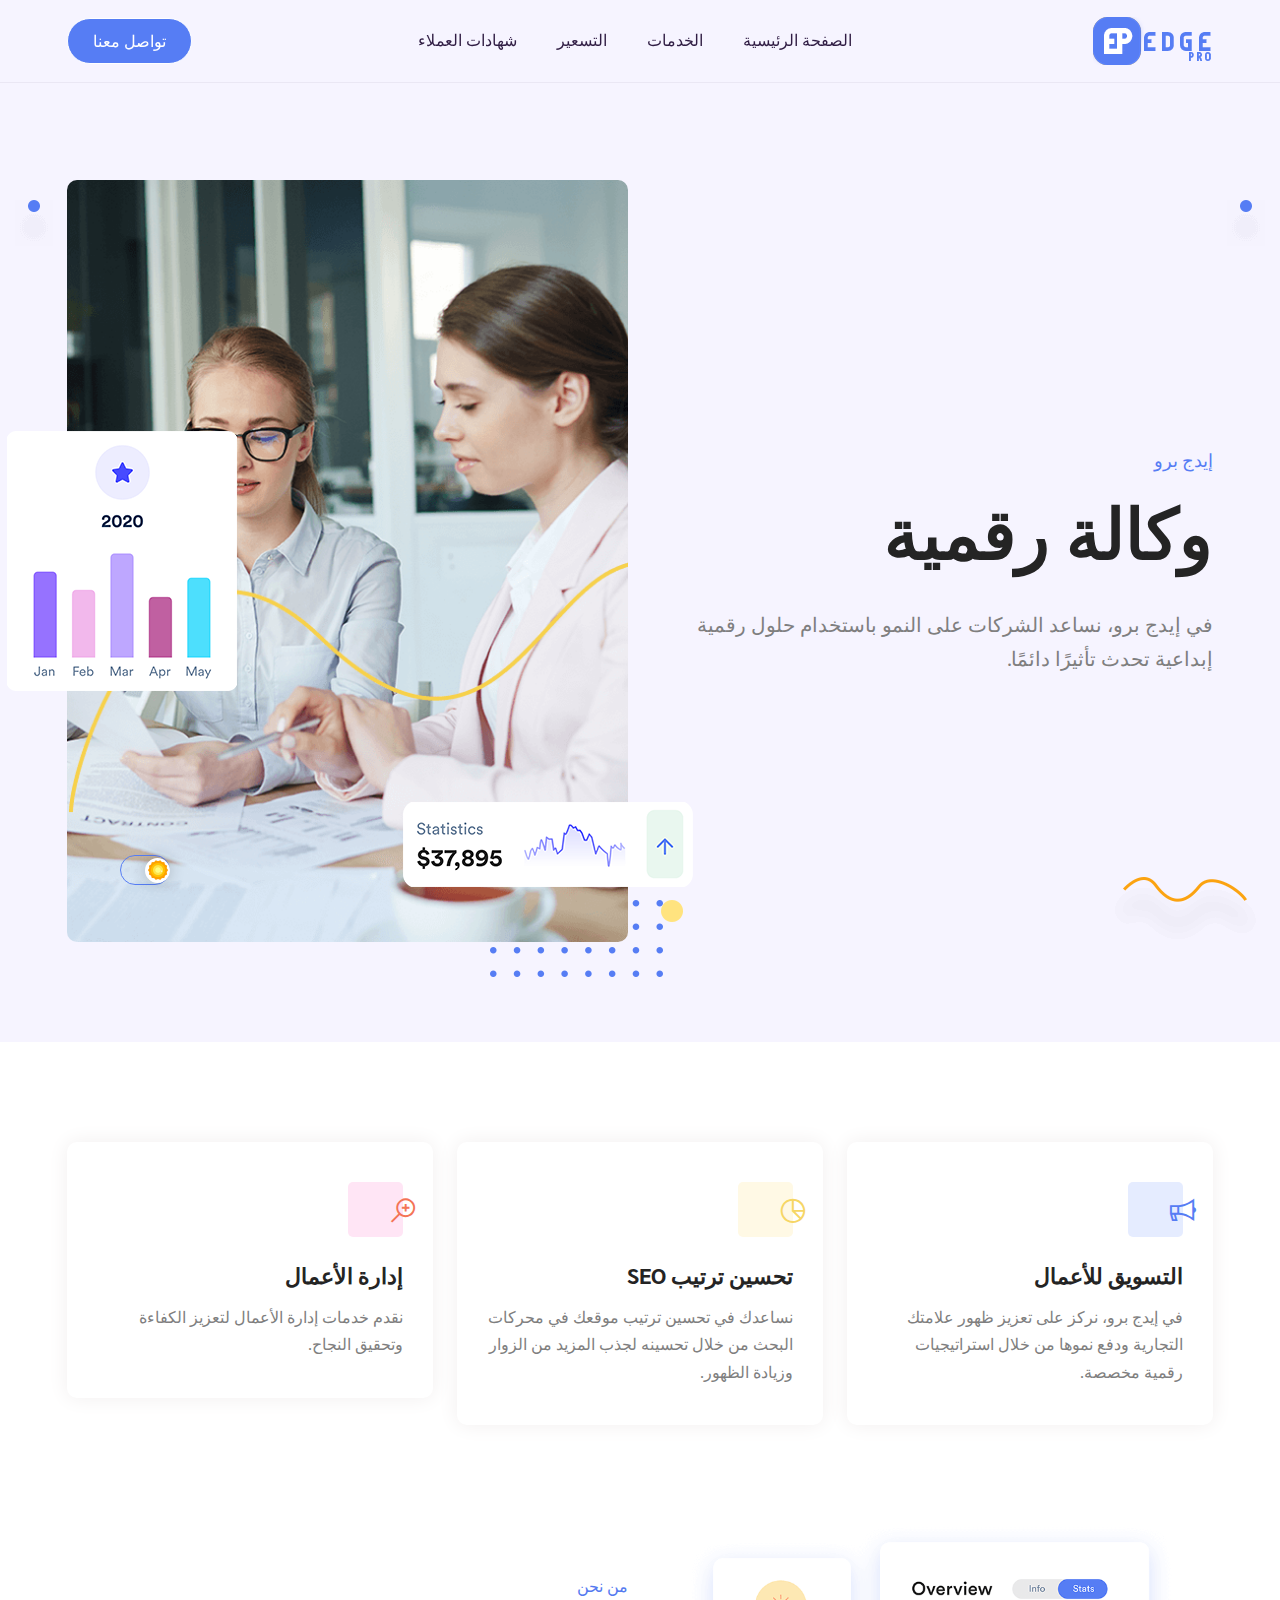
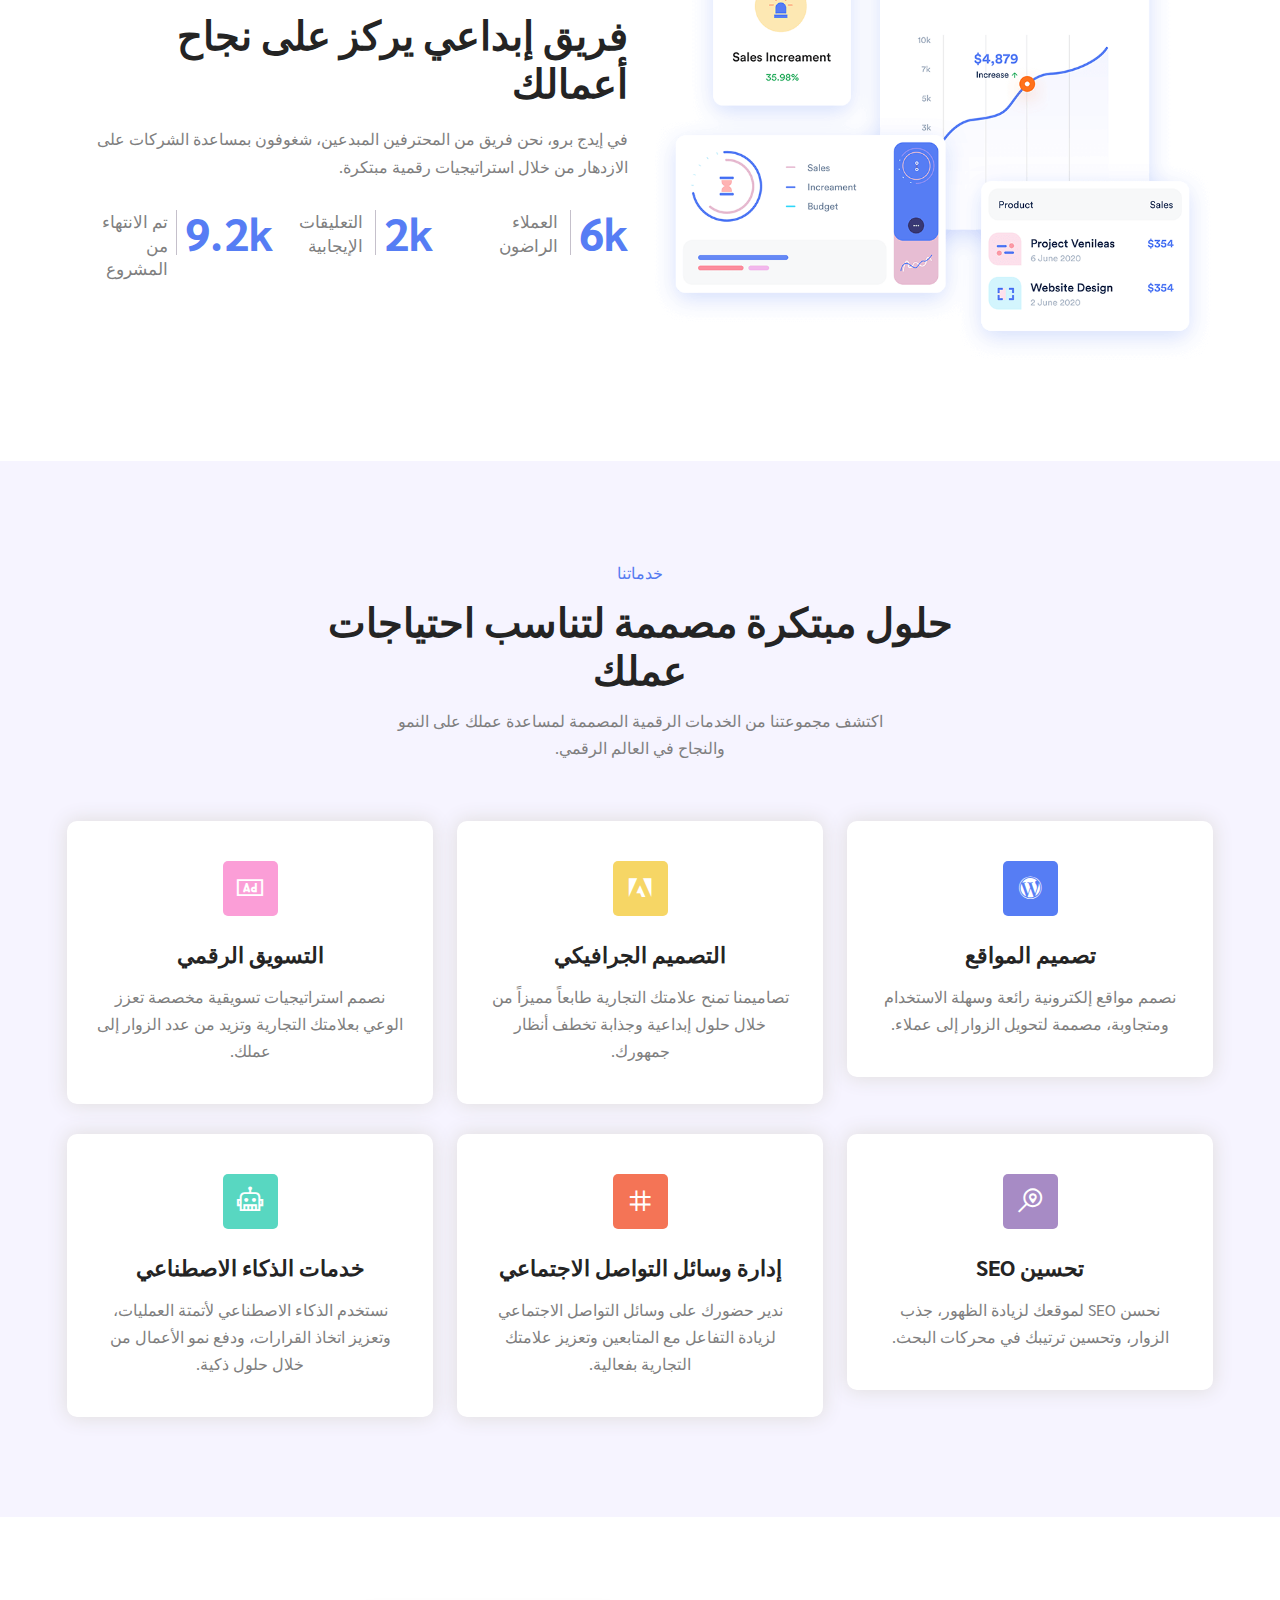
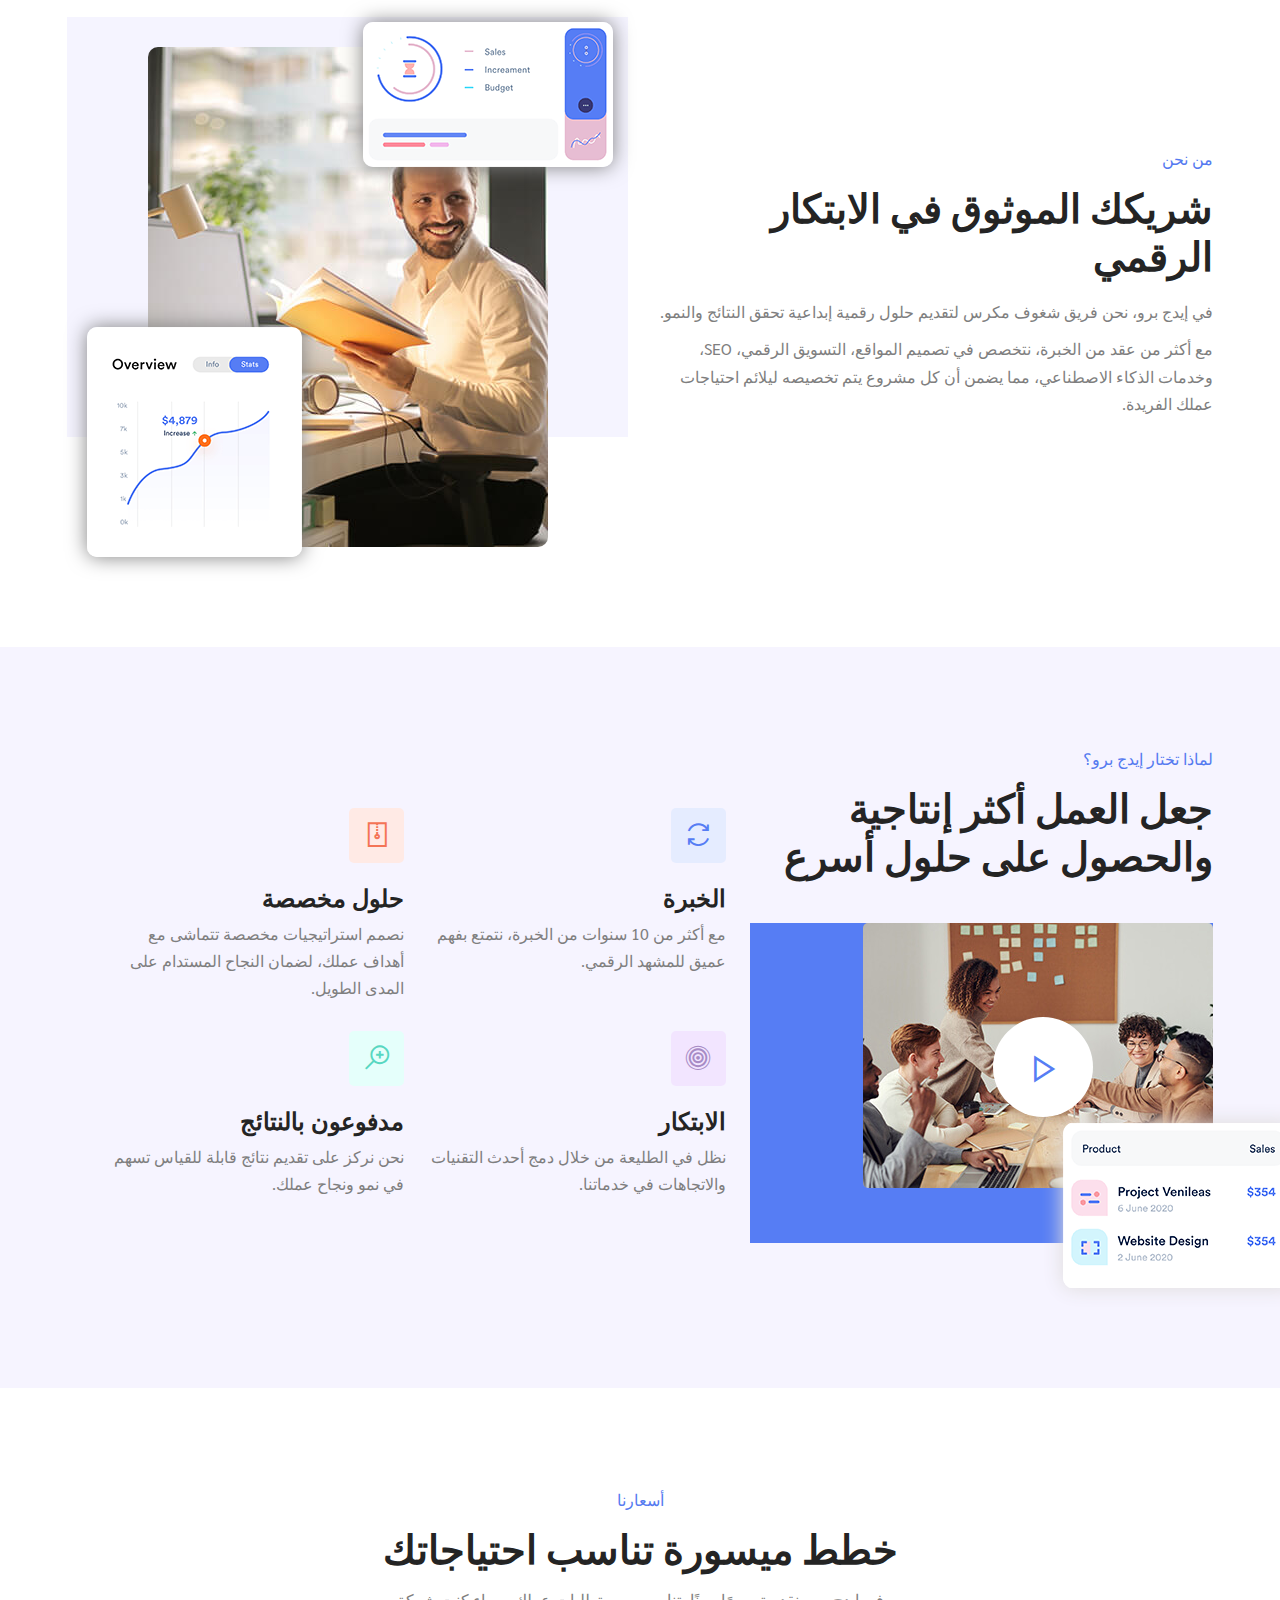
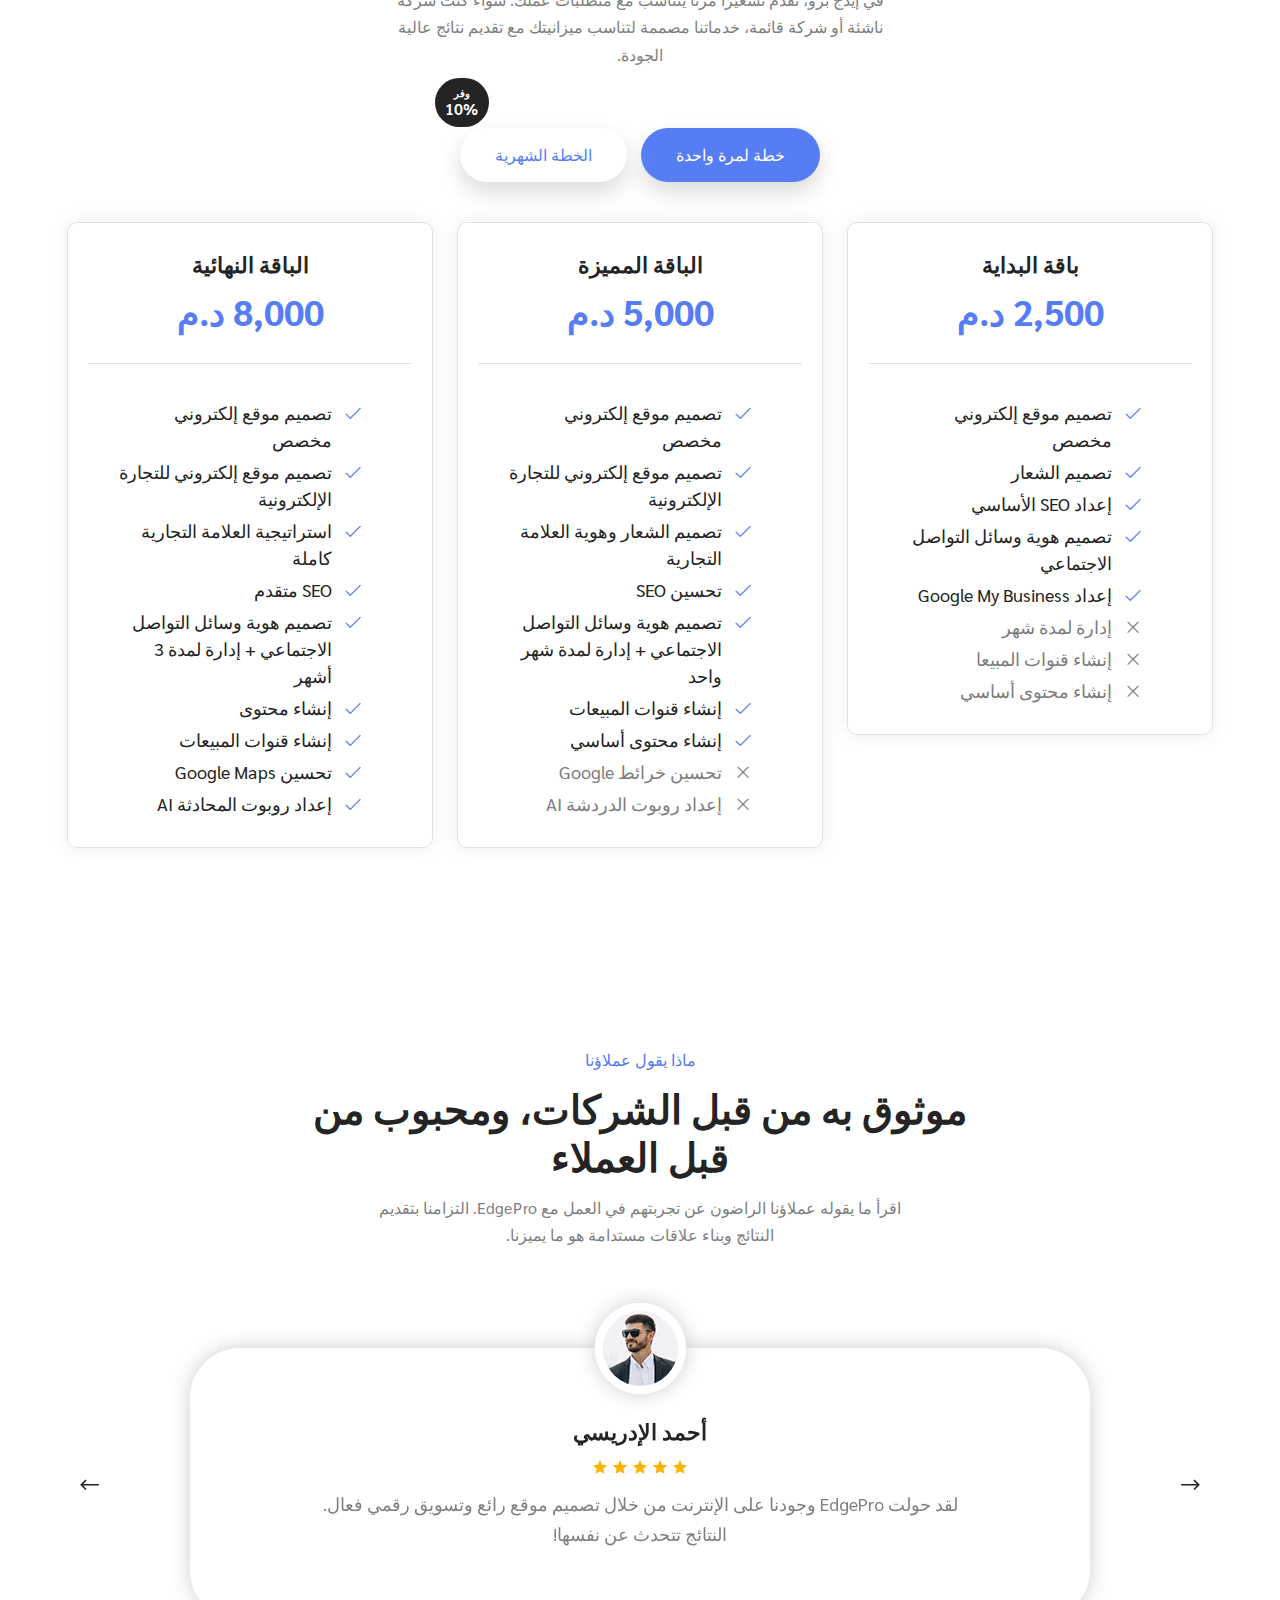
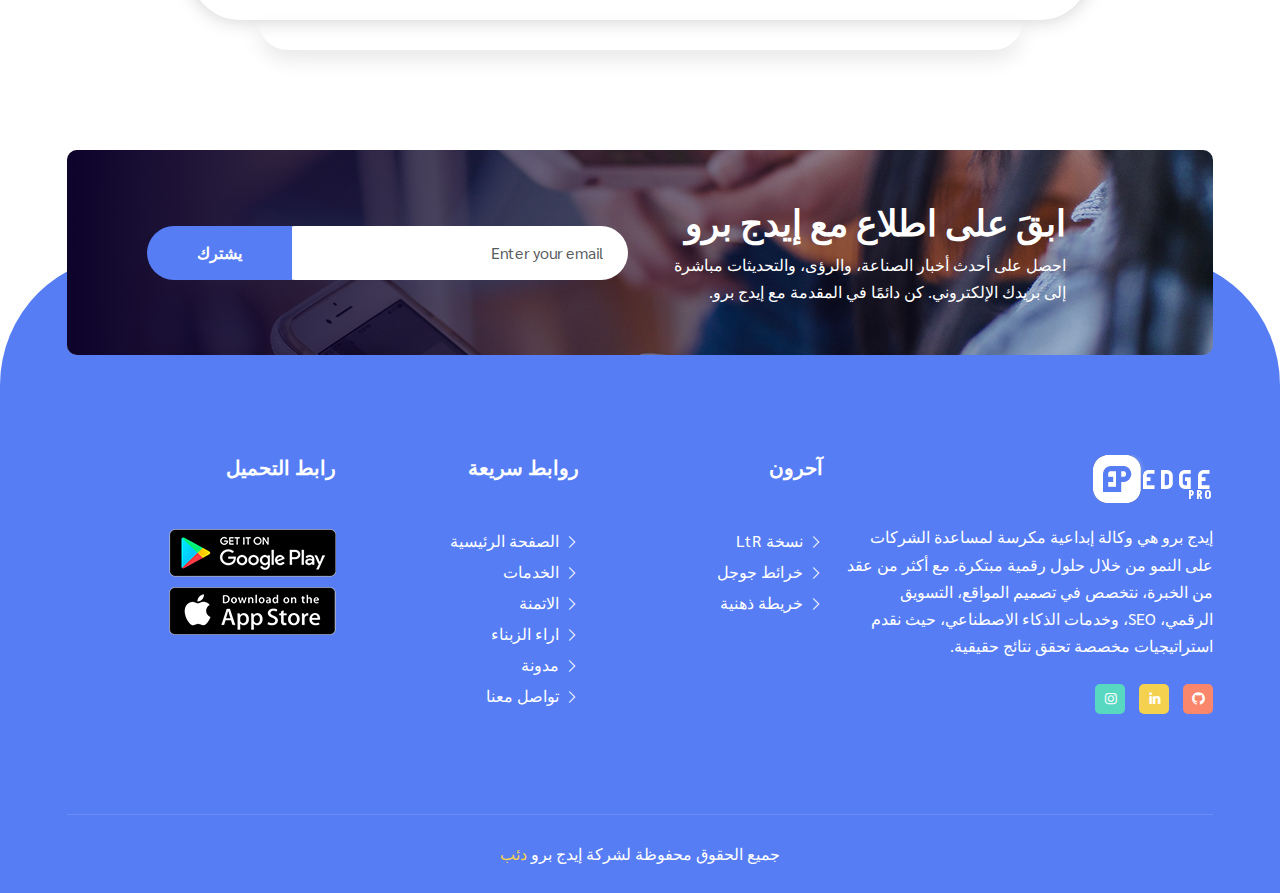
<file: rtl/index.html>
<!doctype html>
<html lang="ar" dir="rtl">
 <head>
        <!-- Required meta tags -->
        <meta charset="utf-8">
        <meta name="viewport" content="width=device-width, initial-scale=1, shrink-to-fit=no">

         <!-- Bootstrap CSS -->
        <link rel="stylesheet" href="assets/css/bootstrap.rtl.min.css">
        <!-- Animate CSS -->
        <link rel="stylesheet" href="assets/css/animate.min.css">
        <!-- Magnific CSS -->
        <link rel="stylesheet" href="assets/css/magnific-popup.css">
        <!-- Owl Carousel CSS -->
        <link rel="stylesheet" href="assets/css/owl.carousel.min.css">
        <link rel="stylesheet" href="assets/css/owl.theme.default.min.css">
        <!-- Line Awesome CSS -->
        <link rel="stylesheet" href="assets/css/line-awesome.min.css">
        <!-- Odometer CSS -->
        <link rel="stylesheet" href="assets/css/odometer.css">
        <!-- Stylesheet CSS -->
        <link rel="stylesheet" href="assets/css/style.css">
        <!-- Stylesheet Responsive CSS -->
        <link rel="stylesheet" href="assets/css/responsive.css">
        <!-- Theme Dark CSS -->
        <link rel="stylesheet" href="assets/css/theme-dark.css">
        <!-- RTL CSS -->
        <link rel="stylesheet" href="assets/css/rtl.css">
        <!-- Favicon -->
        <link rel="icon" type="images/png" href="assets/images/favicon.png">
        <!-- Title -->
        <title>EdgePro - RtL verion</title>
		<script src='https://cdn.jotfor.ms/s/umd/latest/for-embedded-agent.js'></script>
<script>
  window.addEventListener("DOMContentLoaded", function() {
    window.AgentInitializer.init({
      agentRenderURL: "https://agent.jotform.com/01954db898f07a97aedb4f5b30bf24ec78c2",
      rootId: "JotformAgent-01954db898f07a97aedb4f5b30bf24ec78c2",
      formID: "01954db898f07a97aedb4f5b30bf24ec78c2",
      queryParams: ["skipWelcome=1", "maximizable=1"],
      domain: "https://www.jotform.com",
      isDraggable: false,
      background: "linear-gradient(180deg, #567df4 0%, #0f53b4 100%)",
      buttonBackgroundColor: "#567df4",
      buttonIconColor: "#FFFFFF",
      variant: false,
      customizations: {
        "greeting": "Yes",
        "greetingMessage": "مرحبا!",
        "openByDefault": "No",
        "pulse": "Yes",
        "position": "right",
        "autoOpenChatIn": "0"
      },
      isVoice: false
    });
  });
</script>
       
    </head>

    <body data-bs-spy="scroll" data-bs-offset="70">
        <!-- Preloader -->
        <div class="preloader">
            <div class="d-table">
                <div class="d-table-cell">
                    <div class="lds-hourglass"></div>
                </div>
            </div>
        </div>
        <!-- End Preloader -->

        <!-- Nabvar Area -->
        <nav class="navbar fixed-top navbar-expand-md main-navbar seo-nav">
            <div class="container">
                <a class="navbar-brand" href="#">
                    <img src="assets/images/logo.png" alt="logo">
                </a>

                <button class="navbar-toggler" type="button" data-bs-toggle="collapse" data-bs-target="#navbarSupportedContent" aria-controls="navbarSupportedContent" aria-expanded="false" aria-label="Toggle navigation">
                    <span class="icon-bar top-bar"></span>
                    <span class="icon-bar middle-bar"></span>
                    <span class="icon-bar bottom-bar"></span>
                </button>
            
                <div class="collapse navbar-collapse" id="navbarSupportedContent">
                    <ul class="navbar-nav m-auto">
                        <li class="nav-item">
                            <a class="nav-link" href="#home">الصفحة الرئيسية</a>
                        </li>
                        <li class="nav-item">
                            <a class="nav-link" href="#services">الخدمات</a>
                        </li>
                        <li class="nav-item">
                            <a class="nav-link" href="#pricing">التسعير</a>
                        </li>
                        <li class="nav-item">
                            <a class="nav-link" href="#testimonials">شهادات العملاء</a>
                        </li>                                 
                    </ul>
					<div class="nav-btn">
                        <a href="https://agent.jotform.com/01954db898f07a97aedb4f5b30bf24ec78c2" class="default-btn bg-main" target="_blank">تواصل معنا</a>
                    </div>
                </div>
            </div>
        </nav>
        <!-- End Nabvar Area -->

        <!-- SEO banner Area -->
        <div id="home" class="seo-banner-area pb-100">
            <div class="container">
                <div class="row align-items-center">
                    <div class="col-lg-6">
                        <div class="seo-banner-text">
                            <span>إيدج برو</span>
                            <h1>وكالة رقمية</h1>
                            <p>في إيدج برو، نساعد الشركات على النمو باستخدام حلول رقمية إبداعية تحدث تأثيرًا دائمًا.</p>
                        </div>
                    </div>

                    <div class="col-lg-6">
                        <div class="seo-img-contant">
                            <div class="seo-banner-img">
                                <img src="assets/images/seo-img/seo-banner-img1.jpg" alt="Image">
                            </div>
                            <div class="seo-img">
                                <img src="assets/images/seo-img/seo-banner-img2.png" class="seo-img-2" alt="Image">
                                <img src="assets/images/seo-img/seo-banner-img3.png" class="seo-img-3" alt="Image">
                            </div>
                            <div class="seo-shape1">
                                <img src="assets/images/shape/shape13.png" class="shape-13" alt="shape">
                                <img src="assets/images/shape/shape15.png" class="shape-15" alt="shape">
                            </div>
                        </div>
                    </div>
                </div>
                <div class="seo-shape2">
                    <img src="assets/images/shape/shape16.png" class="shape-16" alt="Shape">
                    <img src="assets/images/shape/shape16.png" class="shape-same" alt="Shape">
                    <img src="assets/images/shape/shape14.png" class="shape-14" alt="Shape">
                </div>
            </div>
        </div>
        <!-- End Seo banner Area -->

        <!-- SEO Services Area -->
        <div class="seo-services-area-1 pt-100 pb-70">
            <div class="container">
                <div class="row">
                    <div class="col-lg-4 col-md-6">
                        <div class="saas-service-card seo-services-1">
                            <div class="icon bg-1">
                                <i class="las la-bullhorn"></i>
                            </div>
                            <h3>التسويق للأعمال</h3>
                            <p>في إيدج برو، نركز على تعزيز ظهور علامتك التجارية ودفع نموها من خلال استراتيجيات رقمية مخصصة.</p>
                        </div>
                    </div>

                    <div class="col-lg-4 col-md-6">
                        <div class="saas-service-card seo-services-1">
                            <div class="icon bg-2">
                                <i class="las la-chart-pie"></i>
                            </div>
                            <h3>تحسين ترتيب SEO</h3>
                            <p>نساعدك في تحسين ترتيب موقعك في محركات البحث من خلال تحسينه لجذب المزيد من الزوار وزيادة الظهور.</p>
                        </div>
                    </div>

                    <div class="col-lg-4 col-md-6 offset-md-3 offset-lg-0">
                        <div class="saas-service-card seo-services-1">
                            <div class="icon bg-3">
                                <i class="las la-search-plus"></i>
                            </div>
                            <h3>إدارة الأعمال</h3>
                            <p>نقدم خدمات إدارة الأعمال لتعزيز الكفاءة وتحقيق النجاح.</p>
                        </div>
                    </div>
                </div>
            </div>
        </div>
        <!-- End SEO Services Area -->

        <!-- About Us Area -->
        <div class="about-us-area pb-100">
            <div class="container">
                <div class="row align-items-center">
                    <div class="col-lg-6">
                        <div class="about-us-img">
                            <img src="assets/images/seo-img/about-us1.png" alt="Image">
                        </div>
                    </div>

                    <div class="col-lg-6">
                        <div class="about-us-text">
                            <div class="section-title">
                                <span>من نحن</span>
                                <h2>فريق إبداعي يركز على نجاح أعمالك</h2>
                            </div>

                            <div class="about-text">
                                <p>في إيدج برو، نحن فريق من المحترفين المبدعين، شغوفون بمساعدة الشركات على الازدهار من خلال استراتيجيات رقمية مبتكرة.</p>
                            </div>

                            <div class="row">
                                <div class="col-lg-4 col-sm-4">
                                    <div class="about-card">
                                        <h3>6k</h3>
                                        <p>العملاء الراضون</p>
                                    </div>
                                </div>

                                <div class="col-lg-4 col-sm-4">
                                    <div class="about-card">
                                        <h3>2k</h3>
                                        <p>التعليقات الإيجابية</p>
                                    </div>
                                </div>

                                <div class="col-lg-4 col-sm-4">
                                    <div class="about-card">
                                        <h3 class="l-45">9.2k</h3>
                                        <p>تم الانتهاء من المشروع</p>
                                    </div>
                                </div>
                            </div>
                        </div>
                    </div>
                </div>
            </div>
        </div>
        <!-- End About Us Area -->

        <!-- Our Services Area -->
        <div id="services" class="our-services-area pt-100 pb-70">
            <div class="container">
                <div class="section-title">
                    <span>خدماتنا</span>
                    <h2>حلول مبتكرة مصممة لتناسب احتياجات عملك</h2>
                    <p>اكتشف مجموعتنا من الخدمات الرقمية المصممة لمساعدة عملك على النمو والنجاح في العالم الرقمي.</p>
                </div>

                <div class="row">
                    <div class="col-lg-4 col-md-6">
                        <div class="our-service-card">
                            <i class="lab la-wordpress bg-1"></i>
                            <h3>تصميم المواقع</h3>
                            <p>نصمم مواقع إلكترونية رائعة وسهلة الاستخدام ومتجاوبة، مصممة لتحويل الزوار إلى عملاء.</p>
                        </div>
                    </div>

                    <div class="col-lg-4 col-md-6">
                        <div class="our-service-card">
                            <i class="lab la-adobe bg-2"></i>
                            <h3>التصميم الجرافيكي</h3>
                            <p>تصاميمنا تمنح علامتك التجارية طابعاً مميزاً من خلال حلول إبداعية وجذابة تخطف أنظار جمهورك.</p>
                        </div>
                    </div>

                    <div class="col-lg-4 col-md-6">
                        <div class="our-service-card">
                            <i class="las la-ad bg-3"></i>
                            <h3>التسويق الرقمي</h3>
                            <p>نصمم استراتيجيات تسويقية مخصصة تعزز الوعي بعلامتك التجارية وتزيد من عدد الزوار إلى عملك.</p>
                        </div>
                    </div>

                    <div class="col-lg-4 col-md-6">
                        <div class="our-service-card">
                            <i class="las la-search-location bg-4"></i>
                            <h3>تحسين SEO</h3>
                            <p>نحسن SEO لموقعك لزيادة الظهور، جذب الزوار، وتحسين ترتيبك في محركات البحث.</p>
                        </div>
                    </div>

                    <div class="col-lg-4 col-md-6">
                        <div class="our-service-card">
                            <i class="las la-hashtag bg-5"></i>
                            <h3>إدارة وسائل التواصل الاجتماعي</h3>
                            <p>ندير حضورك على وسائل التواصل الاجتماعي لزيادة التفاعل مع المتابعين وتعزيز علامتك التجارية بفعالية.</p>
                        </div>
                    </div>

                    <div class="col-lg-4 col-md-6">
                        <div class="our-service-card">
                            <i class="las la-robot bg-6"></i>    
                            <h3>خدمات الذكاء الاصطناعي</h3>
                            <p>نستخدم الذكاء الاصطناعي لأتمتة العمليات، وتعزيز اتخاذ القرارات، ودفع نمو الأعمال من خلال حلول ذكية.</p>
                        </div>
                    </div>
                </div>
            </div>
        </div>
        <!-- End Our Services Area -->

        <!-- Who We Are Area -->
        <div class="who-we-area ptb-100">
            <div class="container">
                <div class="row align-items-center">
                    <div class="col-lg-6">
                        <div class="section-title">
                            <span>من نحن</span>
                            <h2>شريكك الموثوق في الابتكار الرقمي</h2>
                        </div>

                        <div class="who-we-are-text">
                            <p>في إيدج برو، نحن فريق شغوف مكرس لتقديم حلول رقمية إبداعية تحقق النتائج والنمو.</p>
                            <p>مع أكثر من عقد من الخبرة، نتخصص في تصميم المواقع، التسويق الرقمي، SEO، وخدمات الذكاء الاصطناعي، مما يضمن أن كل مشروع يتم تخصيصه ليلائم احتياجات عملك الفريدة.</p>
                        </div>
                    </div>

                    <div class="col-lg-6">
                        <div class="who-we-are-img bg-color">
                            <img src="assets/images/seo-img/who-we-are-img.jpg" class="we-are-img" alt="Image">
                            <div class="we-are-img">
                                <img src="assets/images/seo-img/who-we-are1.png" class="we-are-1" alt="Image">
                                <img src="assets/images/seo-img/who-we-are2.png" class="we-are-2" alt="Image">
                            </div>
                        </div>
                    </div>
                </div>
            </div>
        </div>
        <!-- End Who We Are -->

        <!-- Choose Us Area -->
        <div class="choose-us-area ptb-100">
            <div class="container">
                <div class="row align-items-center">
                    <div class="col-lg-5">
                        <div class="chooses-img-contant">
                            <div class="section-title">
                                <span>لماذا تختار إيدج برو؟</span>
                                <h2>جعل العمل أكثر إنتاجية والحصول على حلول أسرع</h2>
                            </div>

                            <div class="choose-us-img">
                                <img src="assets/images/seo-img/choose-us-1.jpg" alt="Image">
                                <div class="choose-img">
                                    <img src="assets/images/seo-img/choose-us-2.png" alt="Image">
                                </div>

                                <div class="popup-video">
                                    <div class="d-table">
                                        <div class="d-table-cell">
                                            <div class="video-btn video-btn-1">
                                                <a href="#" class="popup-youtube">
                                                    <i class="las la-play"></i>
                                                    <span class="ripple pinkBg"></span>
                                                    <span class="ripple pinkBg"></span>
                                                    <span class="ripple pinkBg"></span>
                                                </a>
                                            </div>
                                        </div>
                                    </div>
                                </div>
                            </div>
                        </div>
                    </div>

                    <div class="col-lg-7">
                        <div class="choose-card-contant">
                            <div class="row">
                                <div class="col-lg-6 col-sm-6">
                                    <div class="choose-card">
                                        <i class="las la-sync-alt bg-1"></i>
                                        <h3>الخبرة</h3>
                                        <p>مع أكثر من 10 سنوات من الخبرة، نتمتع بفهم عميق للمشهد الرقمي.</p>
                                    </div>
                                </div>
    
                                <div class="col-lg-6 col-sm-6">
                                    <div class="choose-card">
                                        <i class="las la-file-archive bg-2"></i>
                                        <h3>حلول مخصصة</h3>
                                        <p>نصمم استراتيجيات مخصصة تتماشى مع أهداف عملك، لضمان النجاح المستدام على المدى الطويل.</p>
                                    </div>
                                </div>
    
                                <div class="col-lg-6 col-sm-6">
                                    <div class="choose-card">
                                        <i class="las la-bullseye bg-3"></i>
                                        <h3>الابتكار</h3>
                                        <p>نظل في الطليعة من خلال دمج أحدث التقنيات والاتجاهات في خدماتنا.</p>
                                    </div>
                                </div>
    
                                <div class="col-lg-6 col-sm-6">
                                    <div class="choose-card">
                                        <i class="las la-search-plus bg-4"></i>
                                        <h3>مدفوعون بالنتائج</h3>
                                        <p>نحن نركز على تقديم نتائج قابلة للقياس تسهم في نمو ونجاح عملك.</p>
                                    </div>
                                </div>
                            </div>
                        </div>
                    </div>
                </div>
            </div>
        </div>
        <!-- End Choose Us Area -->

        <!-- Our Pricing Area -->
        <div id="pricing" class="our-pricing-area pt-100 pb-70">
            <div class="container">
                <div class="section-title">
                    <span>أسعارنا</span>
                    <h2>خطط ميسورة تناسب احتياجاتك</h2>
                    <p>في إيدج برو، نقدم تسعيرًا مرنًا يتناسب مع متطلبات عملك. سواء كنت شركة ناشئة أو شركة قائمة، خدماتنا مصممة لتناسب ميزانيتك مع تقديم نتائج عالية الجودة.</p>
                </div>
                
                <div class="tab pricing-tab">
                    <ul class="tabs">
                        <li>خطة لمرة واحدة</li>
                        <li>
                            الخطة الشهرية
                            <span class="save-card">
                                <span class="save">وفر</span> 10%
                            </span>
                        </li>
                    </ul>

                    <div class="tab-content">
                        <div class="tabs-item">
                            <div class="row"> 
                                <div class="col-lg-4 col-md-6 col-sm-6">
                                    <div class="prising-card pric-tabe">
                                        <div class="price-header text-center">
                                            <h3>باقة البداية</h3>
                                            <h4>2,500 د.م</h4>
                                        </div>
            
                                        <ul>
                                            <li>
                                                <i class="las la-check"></i>
                                                تصميم موقع إلكتروني مخصص
                                            </li>
                                            <li>
                                                <i class="las la-check"></i>
                                                تصميم الشعار
                                            </li>
                                            <li>
                                                <i class="las la-check"></i>
                                                إعداد SEO الأساسي
                                            </li>
                                            <li>
                                                <i class="las la-check"></i>
                                                تصميم هوية وسائل التواصل الاجتماعي
                                            </li>
                                            <li>
                                                <i class="las la-check"></i>
                                                إعداد Google My Business
                                            </li>
                                            <li class="not-provide">
                                                <i class="las la-times"></i>
                                                إدارة لمدة شهر
                                            </li>
                                            <li  class="not-provide">
                                                <i class="las la-times"></i>
                                                إنشاء قنوات المبيعا
                                            </li>
                                            <li  class="not-provide">
                                                <i class="las la-times"></i>
                                                إنشاء محتوى أساسي
                                            </li>
                                        </ul>
                                    </div>
                                </div>

                                <div class="col-lg-4 col-md-6 col-sm-6">
                                    <div class="prising-card pric-tabe">
                                        <div class="price-header text-center">
                                            <h3>الباقة المميزة</h3>
                                            <h4>5,000 د.م</h4>
                                        </div>
            
                                        <ul>
                                            <li>
                                                <i class="las la-check"></i>
                                                تصميم موقع إلكتروني مخصص
                                            </li>
                                            <li>
                                                <i class="las la-check"></i>
                                                تصميم موقع إلكتروني للتجارة الإلكترونية
                                            </li>
                                            <li>
                                                <i class="las la-check"></i>
                                                تصميم الشعار وهوية العلامة التجارية
                                            </li>
                                            <li>
                                                <i class="las la-check"></i>
                                                تحسين SEO
                                            </li>
                                            <li>
                                                <i class="las la-check"></i>
                                                تصميم هوية وسائل التواصل الاجتماعي + إدارة لمدة شهر واحد
                                            </li>
                                            <li>
                                                <i class="las la-check"></i>
                                                إنشاء قنوات المبيعات
                                            </li>
                                            <li>
                                                <i class="las la-check"></i>
                                                إنشاء محتوى أساسي
                                            </li>
                                            <li  class="not-provide">
                                                <i class="las la-times"></i>
                                                تحسين خرائط Google
                                            </li>
                                            <li  class="not-provide">
                                                <i class="las la-times"></i>
                                                إعداد روبوت الدردشة AI
                                            </li>
                                        </ul>
                                    </div>
                                </div>

                                <div class="col-lg-4 col-md-6 col-sm-6 offset-sm-3 offset-lg-0">
                                    <div class="prising-card pric-tabe">
                                        <div class="price-header text-center">
                                            <h3>الباقة النهائية</h3>
                                            <h4>8,000 د.م</h4>
                                        </div>
            
                                        <ul>
                                            <li>
                                                <i class="las la-check"></i>
                                                تصميم موقع إلكتروني مخصص
                                            </li>
                                            <li>
                                                <i class="las la-check"></i>
                                                تصميم موقع إلكتروني للتجارة الإلكترونية
                                            </li>
                                            <li>
                                                <i class="las la-check"></i>
                                                استراتيجية العلامة التجارية كاملة
                                            </li>
                                            <li>
                                                <i class="las la-check"></i>
                                                SEO متقدم
                                            </li>
                                            <li>
                                                <i class="las la-check"></i>
                                                تصميم هوية وسائل التواصل الاجتماعي + إدارة لمدة 3 أشهر
                                            </li>
                                            <li>
                                                <i class="las la-check"></i>
                                                إنشاء محتوى
                                            </li>
                                            <li>
                                                <i class="las la-check"></i>
                                                إنشاء قنوات المبيعات
                                            </li>
                                            <li>
                                                <i class="las la-check"></i>
                                                تحسين Google Maps
                                            </li>
                                            <li>
                                                <i class="las la-check"></i>
                                                إعداد روبوت المحادثة AI
                                            </li>
                                        </ul>
                                    </div>
                                </div>
                            </div>
                        </div>

                        <div class="tabs-item">
                            <div class="row"> 
                                <div class="col-lg-4 col-md-6 col-sm-6">
                                    <div class="prising-card pric-tabe">
                                        <div class="price-header text-center">
                                            <h3>باقة النمو الأساسية</h3>
                                            <h4>1,500 د.م</h4>
                                            <p>كل شهر</p>
                                        </div>
            
                                        <ul>
                                            <li>
                                                <i class="las la-check"></i>
                                                صيانة الموقع الإلكتروني الشهرية
                                            </li>
                                            <li>
                                                <i class="las la-check"></i>
                                                إدارة وسائل التواصل الاجتماعي
                                            </li>
                                            <li>
                                                <i class="las la-check"></i>
                                                متابعة وتحسين SEO
                                            </li>
                                            <li>
                                                <i class="las la-check"></i>
                                                تقرير تحليلي شهري
                                            </li>
                                            <li>
                                                <i class="las la-check"></i>
                                                إنشاء محتوى لوسائل التواصل الاجتماعي
                                            </li>
                                            <li  class="not-provide">
                                                <i class="las la-times"></i>
                                                الحملات الإعلانية الشهرية
                                            </li>
                                            <li  class="not-provide">
                                                <i class="las la-times"></i>
                                                إعداد المساعد الافتراضي AI
                                            </li> 
                                        </ul>
                                    </div>
                                </div>

                                <div class="col-lg-4 col-md-6 col-sm-6">
                                    <div class="prising-card pric-tabe">
                                        <div class="price-header text-center">
                                            <h3>باقة النمو المحترفة</h3>
                                            <h4>2,500 د.م</h4>
                                            <p>كل شهر</p>
                                        </div>
            
                                        <ul>
                                            <li>
                                                <i class="las la-check"></i>
                                                صيانة الموقع الإلكتروني وتحديث المحتوى
                                            </li>
                                            <li>
                                                <i class="las la-check"></i>
                                                إدارة وسائل التواصل الاجتماعي
                                            </li>
                                            <li>
                                                <i class="las la-check"></i>
                                                تحسين SEO والتقارير الشهرية
                                            </li>
                                            <li>
                                                <i class="las la-check"></i>
                                                إدارة Google Maps
                                            </li>
                                            <li>
                                                <i class="las la-check"></i>
                                                حملات إعلانات شهرية
                                            </li>
                                            <li>
                                                <i class="las la-check"></i>
                                                إعداد ومتابعة المساعد الذكي AI
                                            </li>
                                            <li  class="not-provide">
                                                <i class="las la-times"></i>
                                                شراء الاعلانات
                                            </li>
                                            <li  class="not-provide">
                                                <i class="las la-times"></i>
                                                رؤى مدعومة بالذكاء الاصطناعي
                                            </li>
                                        </ul>
                                    </div>
                                </div>

                                <div class="col-lg-4 col-md-6 col-sm-6">
                                    <div class="prising-card pric-tabe">
                                        <div class="price-header text-center">
                                            <h3>باقة النمو المميزة</h3>
                                            <h4>3,500 د.م</h4>
                                            <p>كل شهر</p>
                                        </div>
            
                                        <ul>
                                            <li>
                                                <i class="las la-check"></i>
                                                إدارة وصيانة الموقع الإلكتروني والتحسينات
                                            </li>
                                            <li>
                                                <i class="las la-check"></i>
                                                إدارة وسائل التواصل الاجتماعي واستراتيجية النمو
                                            </li>
                                            <li>
                                                <i class="las la-check"></i>
                                                SEO متقدم وتحليلات
                                            </li>
                                            <li>
                                                <i class="las la-check"></i>
                                                حملات إعلانات شهرية
                                            </li>
                                            <li>
                                                <i class="las la-check"></i>
                                                شراء الوسائط وحملات إعلانات جوجل
                                            </li>
                                            <li>
                                                <i class="las la-check"></i>
                                                التسويق بالمحتوى
                                            </li>
                                            <li>
                                                <i class="las la-check"></i>
                                                تحليلات مدعومة بالذكاء الاصطناعي وتقارير أسبوعية
                                            </li>
                                            <li>
                                                <i class="las la-check"></i>
                                                إدارة روبوت المحادثة AI والتحديثات
                                            </li>
                                        </ul>
                                    </div>
                                </div>
                            </div>
                        </div>
                    </div>
                </div>
            </div>
        </div>
        <!-- End Our Pricing Area -->

        

        <!-- Testimonials Slider Area -->
        <div id="testimonials" class="testimonials-area pt-100 pb-70">
            <div class="container">
                <div class="section-title">
                    <span>ماذا يقول عملاؤنا</span>
                    <h2>موثوق به من قبل الشركات، ومحبوب من قبل العملاء</h2>
                    <p>اقرأ ما يقوله عملاؤنا الراضون عن تجربتهم في العمل مع EdgePro. التزامنا بتقديم النتائج وبناء علاقات مستدامة هو ما يميزنا.</p>
                </div>

                <div class="testimonials-slider owl-carousel owl-theme">
                    <div class="testimonials-slider-item">
                        <img src="assets/images/seo-img/client1.jpg" alt="Image">
                        <h3>أحمد الإدريسي</h3>
                        <div class="rating">
                            <i class="las la-star"></i>
                            <i class="las la-star"></i>
                            <i class="las la-star"></i>
                            <i class="las la-star"></i>
                            <i class="las la-star"></i>
                        </div>
                        <p>لقد حولت EdgePro وجودنا على الإنترنت من خلال تصميم موقع رائع وتسويق رقمي فعال. النتائج تتحدث عن نفسها!</p>
                    </div>

                    <div class="testimonials-slider-item">
                        <img src="assets/images/seo-img/client2.jpg" alt="Image">
                        <h3>عمر بوسعيد</h3>
                        <div class="rating">
                            <i class="las la-star"></i>
                            <i class="las la-star"></i>
                            <i class="las la-star"></i>
                            <i class="las la-star"></i>
                            <i class="las la-star"></i>
                        </div>
                        <p>كان العمل مع EdgePro نقطة تحول في أعمالنا. خبرتهم في SEO وتصميم المواقع عززت ظهورنا على الإنترنت بشكل كبير.</p>
                    </div>
                    
                    <div class="testimonials-slider-item">
                        <img src="assets/images/seo-img/client3.jpg" alt="Image">
                        <h3>رشيد خربوش</h3>
                        <div class="rating">
                            <i class="las la-star"></i>
                            <i class="las la-star"></i>
                            <i class="las la-star"></i>
                            <i class="las la-star"></i>
                            <i class="las la-star"></i>
                        </div>
                        <p>فريق EdgePro استثنائي. فهموا رؤيتنا وقدّموا حلولاً إبداعية ساعدتنا على النمو والتميّز.</p>
                    </div>
                </div>
            </div>
        </div>
        <!-- End Testimonials Slider Area -->

        <!-- Subscribe Area -->
        <div class="subscribe-area mt-minus-100">
            <div class="container">
                <div class="subscribe-contant">
                    <div class="row align-items-center">
                        <div class="col-lg-6">
                            <div class="subscrive-text">
                                <h3>ابقَ على اطلاع مع إيدج برو</h3>
                                <p>احصل على أحدث أخبار الصناعة، والرؤى، والتحديثات مباشرة إلى بريدك الإلكتروني. كن دائمًا في المقدمة مع إيدج برو.</p>
                            </div>
                        </div>

                        <div class="col-lg-6">
                            <div class="subscribe-form">
                                <form class="newsletter-form" data-bs-toggle="validator">
                                    <input type="email" class="form-control" placeholder="Enter your email" name="EMAIL" required="" autocomplete="off">
                                    <button type="submit" class="btn btn-primary">يشترك</button>
    
                                    <div id="validator-newsletter" class="form-result"></div>
                                </form>
                            </div>
                        </div>
                    </div>
                </div>
            </div>
        </div>
        <!-- End Subscribe Area -->

        <!-- Footer Area -->
        <footer class="footer-area pt-200 bor-radius-top"> 
            <div class="container">
                <div class="row">
                    <div class="col-lg-4 col-sm-6">
                        <div class="footer-widget">
                            <div class="logo">
                                <img src="assets/images/logo-white.png" alt="logo">
                            </div>
                            <p>إيدج برو هي وكالة إبداعية مكرسة لمساعدة الشركات على النمو من خلال حلول رقمية مبتكرة. مع أكثر من عقد من الخبرة، نتخصص في تصميم المواقع، التسويق الرقمي، SEO، وخدمات الذكاء الاصطناعي، حيث نقدم استراتيجيات مخصصة تحقق نتائج حقيقية.</p>

                            <ul class="footer-social">
                                <li>
                                    <a class="bg-1" href="https://www.github.com/edgeproagency" target="_blank">
                                        <i class="lab la-github bg-1"></i>
                                    </a>
                                </li>
                                <li>
                                    <a class="bg-2" href="https://www.linkedin.com/in/edgeproagency" target="_blank">
                                        <i class="lab la-linkedin-in bg-2"></i>
                                    </a>
                                </li>
                                <li>
                                    <a class="bg-3" href="https://instagram.com/edgeproagency" target="_blank">
                                        <i class="lab la-instagram bg-3"></i>
                                    </a>
                                </li>
                            </ul>
                        </div>
                    </div>

                    <div class="col-lg-5 col-sm-6">
                        <div class="row">
                            <div class="col-lg-6 col-sm-6">
                                <div class="footer-widget">
                                    <h3 class="title">آحرون</h3>
                                    <ul class="footer-text">
                                        <li>
                                            <a href="../index.html">
                                                <i class="las la-angle-right"></i>
                                                نسخة LtR
                                            </a>
                                        </li>
										<li>
                                            <a href="https://g.page/r/CQuAndMX4NsGEBM/review" target="_blank">
                                                <i class="las la-angle-right"></i>
                                                خرائط جوجل
                                            </a>
                                        </li>
                                        <li>
                                            <a href="https://marouananouar.github.io/MindMap/" target="_blank">
                                                <i class="las la-angle-right"></i>
                                                خريطة ذهنية                                           
                                             </a>
                                        </li>
                                    </ul>
                                </div>
                            </div>

                            <div class="col-lg-6 col-sm-6">
                                <div class="footer-widget">
                                    <h3 class="title">روابط سريعة</h3>
                                    <ul class="footer-text">
                                        <li>
                                            <a href="#home">
                                                <i class="las la-angle-right"></i>
                                                الصفحة الرئيسية
                                            </a>
                                        </li>
										<li>
                                            <a href="#services">
                                                <i class="las la-angle-right"></i>
                                                الخدمات
                                            </a>
                                        </li>
                                        <li>
                                            <a href="#pricing">
                                                <i class="las la-angle-right"></i>
                                                الاتمنة
                                            </a>
                                        </li>
                                        <li>
                                            <a href="#testimonials">
                                                <i class="las la-angle-right"></i>
                                                اراء الزبناء
                                            </a>
                                        </li>
                                        <li>
                                            <a href="https://edgeproagency.blogspot.com" target="_blank">
                                                <i class="las la-angle-right"></i>
                                                مدونة
                                             </a>
                                        </li>
										<li>
                                            <a href="https://agent.jotform.com/01954db898f07a97aedb4f5b30bf24ec78c2" target="_blank">
                                                <i class="las la-angle-right"></i>
                                                تواصل معنا
                                             </a>
                                        </li>
                                    </ul>
                                </div>
                            </div>
                        </div>
                    </div>

                    <div class="col-lg-3 col-sm-6 offset-sm-4 offset-lg-0">
                        <div class="footer-widget">
                            <h3 class="title">رابط التحميل</h3>
                            <div class="footer-image">
                                <a href="#">
                                    <img src="assets/images/app-img/google-play.png" alt="Image">
                                </a>
                                <a href="#">
                                    <img src="assets/images/app-img/app-store.png" alt="Image">
                                </a>
                            </div>
                        </div>
                    </div>
                </div>

                <div class="copyright-text">
                    <p>جميع الحقوق محفوظة لشركة إيدج برو <a href="https://marouananouar.github.io/Deb/" target="_blank">دئب</a></p>
                </div>
            </div>
        </footer>
        <!-- End Footer Area -->

        <!-- Go Top -->
        <div class="go-top">
            <i class="las la-angle-double-up"></i>
        </div>
        <!-- End Go Top -->

        <!-- Optional JavaScript -->
        <!-- jQuery first, then Popper.js, then Bootstrap JS -->
        <script src="assets/js/jquery.min.js"></script>
       <script src="assets/js/bootstrap.bundle.min.js"></script>
        <!-- Owl carousel JS -->
        <script src="assets/js/owl.carousel.min.js"></script>
        <!-- Magnific JS -->
        <script src="assets/js/jquery.magnific-popup.min.js"></script>
        <!-- Wow JS -->
        <script src="assets/js/wow.min.js"></script>
        <!-- Odometer JS -->
        <script src="assets/js/odometer.min.js"></script>
        <!-- Jquery Apper JS -->
        <script src="assets/js/jquery.appear.js"></script>
        <!-- Form Validator JS -->
		<script src="assets/js/form-validator.min.js"></script>
		<!-- Contact JS -->
		<script src="assets/js/contact-form-script.js"></script>
		<!-- Ajaxchimp JS -->
		<script src="assets/js/jquery.ajaxchimp.min.js"></script>
        <!-- Custom JS -->
        <script src="assets/js/custom.js"></script>
    </body>

<!-- Mirrored from templates.hibootstrap.com/tarly/rtl/seo-marketing.html by HTTrack Website Copier/3.x [XR&CO'2014], Fri, 21 Feb 2025 11:05:57 GMT -->
</html>
</file>
<file: assets/css/odometer.css>
.odometer.odometer-auto-theme,.odometer.odometer-theme-default{display:inline-block;vertical-align:middle;position:relative}.odometer.odometer-auto-theme .odometer-digit,.odometer.odometer-theme-default .odometer-digit{display:inline-block;vertical-align:middle;position:relative}.odometer.odometer-auto-theme .odometer-digit .odometer-digit-spacer,.odometer.odometer-theme-default .odometer-digit .odometer-digit-spacer{display:inline-block;vertical-align:middle;visibility:hidden}.odometer.odometer-auto-theme .odometer-digit .odometer-digit-inner,.odometer.odometer-theme-default .odometer-digit .odometer-digit-inner{text-align:left;display:block;position:absolute;top:0;left:0;right:0;bottom:0;overflow:hidden}.odometer.odometer-auto-theme .odometer-digit .odometer-ribbon,.odometer.odometer-theme-default .odometer-digit .odometer-ribbon{display:block}.odometer.odometer-auto-theme .odometer-digit .odometer-ribbon-inner,.odometer.odometer-theme-default .odometer-digit .odometer-ribbon-inner{display:block;-webkit-backface-visibility:hidden}.odometer.odometer-auto-theme .odometer-digit .odometer-value,.odometer.odometer-theme-default .odometer-digit .odometer-value{display:block;-webkit-transform:translateZ(0)}.odometer.odometer-auto-theme .odometer-digit .odometer-value.odometer-last-value,.odometer.odometer-theme-default .odometer-digit .odometer-value.odometer-last-value{position:absolute}.odometer.odometer-auto-theme.odometer-animating-up .odometer-ribbon-inner,.odometer.odometer-theme-default.odometer-animating-up .odometer-ribbon-inner{-webkit-transition:-webkit-transform 2s;-moz-transition:-moz-transform 2s;-ms-transition:-ms-transform 2s;-o-transition:-o-transform 2s;transition:transform 2s}.odometer.odometer-auto-theme.odometer-animating-up.odometer-animating .odometer-ribbon-inner,.odometer.odometer-theme-default.odometer-animating-up.odometer-animating .odometer-ribbon-inner{-webkit-transform:translateY(-100%);-moz-transform:translateY(-100%);-ms-transform:translateY(-100%);-o-transform:translateY(-100%);transform:translateY(-100%)}.odometer.odometer-auto-theme.odometer-animating-down .odometer-ribbon-inner,.odometer.odometer-theme-default.odometer-animating-down .odometer-ribbon-inner{-webkit-transform:translateY(-100%);-moz-transform:translateY(-100%);-ms-transform:translateY(-100%);-o-transform:translateY(-100%);transform:translateY(-100%)}.odometer.odometer-auto-theme.odometer-animating-down.odometer-animating .odometer-ribbon-inner,.odometer.odometer-theme-default.odometer-animating-down.odometer-animating .odometer-ribbon-inner{-webkit-transition:-webkit-transform 2s;-moz-transition:-moz-transform 2s;-ms-transition:-ms-transform 2s;-o-transition:-o-transform 2s;transition:transform 2s;-webkit-transform:translateY(0);-moz-transform:translateY(0);-ms-transform:translateY(0);-o-transform:translateY(0);transform:translateY(0)}.odometer.odometer-auto-theme,.odometer.odometer-theme-default{font-family:"Helvetica Neue",sans-serif;line-height:1.1em}.odometer.odometer-auto-theme .odometer-value,.odometer.odometer-theme-default .odometer-value{text-align:center}
</file>
<file: assets/css/style.css>
/*
@File: Tarly Template Styles

* This file contains the styling for the actual template, this
is the file you need to edit to change the look of the
template.

This files table contents are outlined below>>>>>

*******************************************
*******************************************

** - Default CSS
** - Nabvar Area CSS
** - Saas Landing CSS
** - SEO Marketing CSS
** - Startup Agency CSS
** - Personal Portfolio CSS
** - App Landing CSS
** - Saas banner CSS
** - Services Area CSS
** - Features Area CSS
** - Personal Area CSS
** - Saas Download Area CSS
** - Footer Area CSS
** - Go top CSS

*******************************************
/*

/*================================================
Default CSS
=================================================*/
@import url("https://fonts.googleapis.com/css2?family=Sarabun:ital,wght@0,100;0,200;0,300;0,400;0,500;0,600;0,700;0,800;1,100;1,200;1,300;1,400;1,500;1,600;1,700;1,800&amp;display=swap");
body {
  font-family: "Sarabun", sans-serif;
  font-size: 16px;
  color: #7f7f7f;
}

img {
  max-width: 100%;
}

h1, h2, h3, h4, h5, h6 {
  color: #242424;
  font-weight: bold;
}

a {
  transition: all 0.5s;
  text-decoration: none;
}
a:hover {
  text-decoration: none;
}

button:focus {
  outline: 0;
}

p {
  margin-bottom: 10px;
  line-height: 1.7;
  color: #7f7f7f;
}
p:last-child {
  margin-bottom: 0;
}

.ptb-100 {
  padding-top: 100px;
  padding-bottom: 100px;
}

.pt-100 {
  padding-top: 100px;
}

.pt-70 {
  padding-top: 70px;
}

.pb-100 {
  padding-bottom: 100px;
}

.pb-70 {
  padding-bottom: 70px;
}

.d-table {
  width: 100%;
  height: 100%;
}
.d-table .d-table-cell {
  vertical-align: middle;
}

.default-btn {
  padding: 15px 40px;
  border-radius: 30px;
  display: inline-block;
  border: 1px solid #ffffff;
}

.section-title {
  text-align: center;
  max-width: 660px;
  margin: 0 auto 60px;
}
.section-title span {
  font-size: 16px;
  font-weight: 500;
  color: #547af0;
  display: inline-block;
  margin-bottom: 15px;
  line-height: 1;
}
.section-title h2 {
  font-size: 40px;
  margin-bottom: 15px;
}
.section-title p {
  max-width: 525px;
  margin: auto;
}

/*================================================
Saas Landing CSS
=================================================*/
/* Nabvar Area CSS */
.main-navbar {
  padding-top: 12px;
  padding-bottom: 12px;
  transition: all 0.5s;
}
.main-navbar.menu-shrink {
  box-shadow: 0px 2px 25px #ddd;
  padding-top: 10px;
  padding-bottom: 10px;
  background-color: #ffffff;
}
.main-navbar .navbar-nav .nav-link {
  color: #301d44;
  padding-left: 0;
  padding-right: 0;
  padding-bottom: 10px;
  margin: 0 20px;
  position: relative;
}
.main-navbar .navbar-nav .nav-link::before {
  content: "";
  position: absolute;
  background-color: #567df4;
  width: 100%;
  height: 2px;
  left: 0;
  right: 0;
  bottom: 0;
  transform: scale(0);
  transition: all 0.5s;
}
.main-navbar .navbar-nav .nav-link::focus {
  color: #567df4;
}
.main-navbar .navbar-nav .nav-link:hover {
  color: #567df4;
}
.main-navbar .navbar-nav .nav-link:hover::before {
  transform: scale(1);
}
.main-navbar .navbar-nav .nav-link.active {
  color: #567df4;
}
.main-navbar .navbar-nav .nav-link.active::before {
  transform: scale(1);
}
.main-navbar .nav-btn .default-btn {
  padding: 10px 25px;
}
.main-navbar .nav-btn .default-btn.bg-main {
  background-color: #567df4;
  color: #ffffff;
}
.main-navbar .nav-btn .default-btn.bg-main:hover {
  background-color: #301d44;
  color: #ffffff;
}
.main-navbar .nav-btn .default-btn.bg-color {
  background-color: #301d44;
  color: #ffffff;
}
.main-navbar .nav-btn .default-btn:hover {
  background-color: #567df4;
  color: #ffffff;
}

/* Toggler Navbar */
.navbar-toggler {
  border: none;
  padding: 7px;
  border-radius: 0;
}
.navbar-toggler .icon-bar {
  width: 28px;
  transition: all 0.3s;
  background: #069ee8;
  height: 2px;
  display: block;
}
.navbar-toggler .top-bar {
  transform: rotate(0deg);
  transform-origin: 10% 10%;
  left: 0;
  position: relative;
}
.navbar-toggler .middle-bar {
  opacity: 1;
  margin: 6px 0;
}
.navbar-toggler .bottom-bar {
  transform: rotate(0deg);
  transform-origin: 10% 90%;
  left: 0px;
  position: relative;
}
.navbar-toggler[aria-expanded=true] .top-bar {
  transform: rotate(45deg);
  left: 0;
}
.navbar-toggler[aria-expanded=true] .middle-bar {
  opacity: 0;
}
.navbar-toggler[aria-expanded=true] .bottom-bar {
  transform: rotate(-45deg);
  left: 0;
}

/* Saas banner CSS */
.saas-banner-area {
  background-color: #567df4;
  height: 1000px;
  border-bottom-left-radius: 80px;
  border-bottom-right-radius: 80px;
  position: relative;
}
.saas-banner-area .saas-banner-content {
  text-align: center;
  max-width: 640px;
  margin: auto;
  padding-top: 170px;
  padding-bottom: 100px;
}
.saas-banner-area .saas-banner-content span {
  color: #ffd202;
  font-size: 18px;
  font-weight: 500;
  display: inline-block;
  margin-bottom: 10px;
}
.saas-banner-area .saas-banner-content h1 {
  color: #ffffff;
  font-size: 72px;
  margin-bottom: 15px;
}
.saas-banner-area .saas-banner-content p {
  color: #ffffff;
  font-size: 20px;
  max-width: 485px;
  margin: 0 auto 30px;
}
.saas-banner-area .saas-banner-btn .default-btn.bg-white:hover {
  background-color: #242424 !important;
  color: #ffffff;
  border: 1px solid #242424;
  box-shadow: 0px 20px 20px 0px #3f61b8;
}
.saas-banner-area .saas-banner-btn .default-btn.bg-main {
  color: #ffffff;
  padding: 15px 50px;
}
.saas-banner-area .saas-banner-btn .default-btn.bg-main:hover {
  background-color: #ffffff;
  color: #567df4;
  box-shadow: 0px 20px 20px 0px #3f61b8;
}
.saas-banner-area .saas-shape-content .saas-shape-1 {
  position: absolute;
  bottom: 100px;
  width: 330px;
  animation: moveBounce 5s linear infinite;
}
.saas-banner-area .saas-shape-content .saas-shape-2 {
  position: absolute;
  top: 330px;
  animation: animationFramesOne 20s infinite linear;
}
.saas-banner-area .saas-shape-content .saas-shape-3 {
  position: absolute;
  bottom: 100px;
  left: 10px;
  animation: animationFramesOne 20s infinite linear;
}
.saas-banner-area .saas-shape-content .saas-shape-4 {
  position: absolute;
  bottom: 350px;
  left: 250px;
  animation: animationFramesOne 20s infinite linear;
}
.saas-banner-area .saas-shape-content .saas-shape-5 {
  position: absolute;
  top: 120px;
  right: 150px;
  width: 150px;
  animation: moveBounce 2s linear infinite;
}
.saas-banner-area .saas-shape-content .saas-shape-6 {
  position: absolute;
  top: 270px;
  right: 95px;
  width: 25px;
  animation: moveBounce 3s linear infinite;
}
.saas-banner-area .saas-shape-content .saas-shape-7 {
  position: absolute;
  top: 120px;
  right: 10px;
  animation: moveBounce 5s linear infinite;
}
.saas-banner-area .saas-banner-img {
  position: relative;
  z-index: 1;
}
.saas-banner-area .saas-banner-img .saas-img-1 {
  animation: moveLeftBounce 3s linear infinite;
}
.saas-banner-area .saas-banner-img .saas-img-2 {
  position: absolute;
  top: -40px;
  right: 140px;
  max-width: 216px;
  animation: moveBounce 4s linear infinite;
}

/* Services Area CSS */
.saas-services-area {
  position: relative;
}
.saas-services-area.pt-260 {
  padding-top: 260px;
}
.saas-services-area .service-shape {
  position: absolute;
  top: 177px;
  left: 0;
  right: 0;
  text-align: center;
  max-width: 70px;
  margin: auto;
  animation: moveBounce 5s linear infinite;
}

.saas-service-card {
  padding: 40px 30px;
  box-shadow: 0px 0px 20px 1px #f3f0f0;
  margin-bottom: 30px;
  border-radius: 10px;
  transition: all 0.5s;
}
.saas-service-card .icon {
  font-size: 30px;
  width: 55px;
  height: 55px;
  line-height: 55px;
  border-radius: 5px;
  margin-bottom: 25px;
}
.saas-service-card .icon.bg-1 {
  background-color: #e5ecff;
  color: #567df4;
}
.saas-service-card .icon.bg-2 {
  background-color: #fff9e5;
  color: #f6d665;
}
.saas-service-card .icon.bg-3 {
  background-color: #ffe5f5;
  color: #fcb8e2;
}
.saas-service-card .icon.bg-4 {
  background-color: #f2e5ff;
  color: #a78bc5;
}
.saas-service-card .icon.bg-5 {
  background-color: #ffeae5;
  color: #f47456;
}
.saas-service-card .icon.bg-6 {
  background-color: #e5fffa;
  color: #58d7c1;
}
.saas-service-card .icon i {
  position: relative;
  left: -15px;
  transition: all 0.5s;
}
.saas-service-card h3 {
  font-size: 22px;
  margin-bottom: 15px;
}
.saas-service-card:hover {
  margin-top: -5px;
  box-shadow: 0px 8px 20px 0px #b9b8b9;
}
.saas-service-card:hover .icon i {
  text-align: center;
  left: 12px;
}

/* Features Area CSS */
.features-area {
  background-color: #f9f9f9;
  position: relative;
  overflow-x: hidden;
  overflow-y: hidden;
}
.features-area .features-card-content .title {
  font-size: 36px;
  margin-bottom: 40px;
}
.features-area .features-contant {
  position: relative;
  z-index: 1;
}
.features-area .features-contant .features-shape {
  position: absolute;
  max-width: 440px;
  bottom: 0;
  left: 0;
  z-index: -1;
  animation-name: rotateme;
  animation-duration: 20s;
  animation-iteration-count: infinite;
  animation-timing-function: linear;
}

/* Paricing Area */
.prising-card {
  padding: 30px 20px;
  box-shadow: 0px 0px 20px #eeeeee;
  border-radius: 10px;
  border: 1px solid #e1e1e1;
  transition: all 0.5s;
  margin-bottom: 30px;
}
.prising-card .price-header {
  padding-bottom: 20px;
  border-bottom: 1px solid #e1e1e1;
  transition: all 0.5s;
}
.prising-card .price-header h3 {
  font-size: 22px;
  margin-bottom: 15px;
  line-height: 1;
  transition: all 0.5s;
}
.prising-card .price-header h4 {
  font-size: 36px;
  margin-bottom: 10px;
  color: #567df4;
  transition: all 0.5s;
}
.prising-card ul {
  padding: 0;
  margin: 35px 0 0 50px;
  list-style-type: none;
}
.prising-card ul li {
  font-size: 18px;
  color: #242424;
  margin-bottom: 5px;
  position: relative;
  padding-left: 30px;
  transition: all 0.5s;
}
.prising-card ul li:last-child {
  margin-bottom: 0;
}
.prising-card ul li i {
  color: #567df4;
  position: absolute;
  left: 0;
  top: 5px;
  transition: all 0.5s;
}
.prising-card ul li.not-provide {
  color: #7d7d7d;
  transition: all 0.5s;
}
.prising-card ul li.not-provide i {
  color: #7d7d7d;
  transition: all 0.5s;
}
.prising-card .price-btn {
  margin-top: 30px;
}
.prising-card .price-btn .default-btn {
  border: 1px solid #567df4;
}
.prising-card .price-btn .default-btn:hover {
  background-color: #567df4;
  color: #ffffff;
}
.prising-card:hover, .prising-card.active {
  background-color: #567df4;
  margin-top: -8px;
}
.prising-card:hover .price-header, .prising-card.active .price-header {
  border-bottom: 1px solid #809bee;
}
.prising-card:hover .price-header h3, .prising-card.active .price-header h3 {
  color: #ffffff;
}
.prising-card:hover .price-header h4, .prising-card.active .price-header h4 {
  color: #ffffff;
}
.prising-card:hover .price-header p, .prising-card.active .price-header p {
  color: #d6ddfc;
}
.prising-card:hover ul li, .prising-card.active ul li {
  color: #ffffff;
}
.prising-card:hover ul li i, .prising-card.active ul li i {
  color: #ffffff;
}
.prising-card:hover ul li.not-provide, .prising-card.active ul li.not-provide {
  color: #efefef;
}
.prising-card:hover ul li.not-provide i, .prising-card.active ul li.not-provide i {
  color: #efefef;
}
.prising-card:hover .price-btn .default-btn, .prising-card.active .price-btn .default-btn {
  border: 1px solid #242424;
  background-color: #242424;
  color: #ffffff;
}

/* SaaS Features */
.saas-features {
  padding: 25px 25px 25px 110px;
  position: relative;
  background-color: #ffffff;
  margin-bottom: 30px;
  border-radius: 10px;
  box-shadow: 5px 3px 20px 1px #f2e5ff;
  z-index: 3;
}
.saas-features:last-child {
  margin-bottom: 0;
}
.saas-features .icon {
  font-size: 30px;
  position: absolute;
  width: 55px;
  height: 55px;
  left: 30px;
  top: 45px;
  text-align: center;
  border-radius: 5px;
}
.saas-features .icon.bg-1 {
  background-color: #e5ecff;
  color: #567df4;
}
.saas-features .icon.bg-2 {
  background-color: #ffeae5;
  color: #f47456;
}
.saas-features .icon.bg-3 {
  background-color: #e5fffb;
  color: #58d7c1;
}
.saas-features .icon i {
  position: relative;
  top: -25px;
  transition: all 0.5s;
}
.saas-features h3 {
  font-size: 22px;
}
.saas-features:hover .icon i {
  top: 5px;
}

/* Personal Area CSS */
.built-saas-app {
  background-color: #567df4;
}
.built-saas-app .section-title h2 {
  color: #ffffff;
}
.built-saas-app .parsonal-image {
  margin-top: 20px;
  animation: moveBounce 4s linear infinite;
}

.saas-feature-two {
  position: relative;
  padding-left: 80px;
  margin-bottom: 30px;
}
.saas-feature-two i {
  position: absolute;
  color: #ffffff;
  left: 0;
  font-size: 25px;
  width: 55px;
  height: 55px;
  line-height: 55px;
  top: 3px;
  text-align: center;
  border-radius: 5px;
}
.saas-feature-two .bg-1 {
  background-color: #fa866b;
}
.saas-feature-two .bg-2 {
  background-color: #58d7c1;
}
.saas-feature-two .bg-3 {
  background-color: #f5d150;
}
.saas-feature-two .bg-4 {
  background-color: #fb9ed7;
}
.saas-feature-two h3 {
  font-size: 20px;
  color: #ffffff;
}
.saas-feature-two p {
  color: #fbfbfb;
}

/* Saas Download Area CSS */
.saas-downloand-area {
  overflow-x: hidden;
  overflow-y: hidden;
}
.saas-downloand-area .section-title {
  text-align: left;
  margin-left: auto;
  margin-bottom: 15px;
}
.saas-downloand-area .download-text .app-image {
  position: relative;
  margin-top: 25px;
}
.saas-downloand-area .download-text .app-image .play-stroe {
  max-width: 30%;
  margin-right: 10px;
}
.saas-downloand-area .download-text .app-image .apple {
  max-width: 30%;
  padding-top: 3px;
}
.saas-downloand-area .download-image {
  position: relative;
}
.saas-downloand-area .download-image .mobile-1 {
  max-width: 275px;
  border-radius: 50px;
  box-shadow: 0px 0px 20px 0px #b9b8b9;
}
.saas-downloand-area .download-image .mobile-2 {
  position: absolute;
  left: -65px;
  bottom: -150px;
  max-width: 620px;
}

/* Popup Video Area CSS */
.popup-video-area {
  background-size: cover;
  background-position: center center;
  height: 460px;
  position: relative;
}
.popup-video-area.bg-1 {
  background-image: url("../images/saas-img/video-area-bg.jpg");
}
.popup-video-area.bg-2 {
  background-image: url("../images/app-img/video-bg.jpg");
}

.video-btn {
  position: relative;
  text-align: center;
}
.video-btn a {
  background-color: #567df4;
  color: #ffffff;
  height: 100px;
  width: 100px;
  position: absolute;
  text-align: center;
  margin: -50px 0 0 -30px;
  border-radius: 100px;
  z-index: 1;
  font-size: 40px;
  line-height: 100px;
}
.video-btn a .ripple {
  background-color: rgba(86, 125, 244, 0.3);
  position: absolute;
  width: 100px;
  height: 100px;
  z-index: -1;
  left: 50%;
  top: 50%;
  opacity: 0;
  margin: -50px 0 0 -50px;
  border-radius: 100%;
  animation: ripple 1.8s infinite;
}
.video-btn a .ripple:nth-child(2) {
  animation-delay: 0.4s;
  -webkit-animation-delay: 0.4s;
}
.video-btn a .ripple:nth-child(3) {
  animation-delay: 0.8s;
  -webkit-animation-delay: 0.8s;
}
@keyframes ripple {
  0% {
    opacity: 1;
    transform: scale(0);
  }
  100% {
    opacity: 0;
    transform: scale(1);
  }
}

/* Clients Area CSS */
.clients-area {
  position: relative;
  overflow-x: hidden;
  overflow-y: hidden;
}
.clients-area .container {
  position: relative;
}
.clients-area .clients-slider {
  position: relative;
}
.clients-area .clients-slider .clients-slider-item .client-text {
  padding-left: 30px;
  padding-right: 30px;
}
.clients-area .clients-slider .clients-slider-item .client-text .text {
  position: relative;
}
.clients-area .clients-slider .clients-slider-item .client-text .text p {
  font-size: 20px;
  font-weight: 400;
  color: #242424;
}
.clients-area .clients-slider .clients-slider-item .client-text .text .text-icon-1 {
  position: absolute;
  font-size: 30px;
  color: #ccd8fc;
  left: -30px;
  top: -15px;
}
.clients-area .clients-slider .clients-slider-item .client-text .text .text-icon-2 {
  position: absolute;
  font-size: 30px;
  color: #ccd8fc;
  right: -30px;
  bottom: -15px;
}
.clients-area .clients-slider .clients-slider-item .client-text .rating {
  margin-bottom: 10px;
  color: #ffc700;
}
.clients-area .clients-slider .clients-slider-item .client-text h3 {
  font-size: 20px;
  margin-bottom: 5px;
}
.clients-area .clients-slider .clients-slider-item .client-text span {
  font-size: 12px;
  font-weight: 400;
}
.clients-area .clients-slider .clients-slider-item .client-image {
  max-width: 270px;
  margin: auto;
}
.clients-area .clients-slider .clients-slider-item .client-image img {
  border-radius: 5px;
}
.clients-area .clients-slider.owl-theme .owl-nav {
  margin: 0;
  text-align: left;
  position: absolute;
  left: 30px;
  bottom: 0;
}
.clients-area .clients-slider.owl-theme .owl-nav .owl-prev, .clients-area .clients-slider.owl-theme .owl-nav .owl-next {
  font-size: 25px;
  line-height: 1;
  color: #242424;
  margin: 0 5px;
}
.clients-area .clients-slider.owl-theme .owl-nav .owl-prev:hover, .clients-area .clients-slider.owl-theme .owl-nav .owl-next:hover {
  background-color: transparent;
  color: #567df4;
}
.clients-area .claint-shape {
  position: absolute;
  right: 0;
  margin: auto;
  top: 50%;
  transform: translateY(-50%);
}
.clients-area .claint-shape .shape-9 {
  max-width: 550px;
  animation-name: rotateme;
  animation-duration: 20s;
  animation-iteration-count: infinite;
  animation-timing-function: linear;
}
.clients-area .claint-shape .shape-10 {
  position: absolute;
  bottom: 55px;
  max-width: 550px;
  right: 120px;
  z-index: -1;
  animation: moveLeftBounce 3s linear infinite;
}
.clients-area .claint-shape .shape-2 {
  position: absolute;
  bottom: 55px;
  right: 0;
  z-index: -1;
}

/* Partner Slider Area */
.partner-area {
  background-color: #fdfdfd;
}
.partner-area .partner-slider-item img {
  width: auto;
  margin: auto;
}

/* Subscribe Area CSS */
.subscribe-area.mt-minus-100 {
  margin-bottom: -100px;
}
.subscribe-area .subscribe-contant {
  background-image: url("../images/saas-img/subscribe-bg.jpg");
  padding: 50px 80px;
  border-radius: 10px;
  position: relative;
  z-index: 1;
}
.subscribe-area .subscribe-contant::before {
  content: "";
  position: absolute;
  background-image: linear-gradient(to left, rgba(255, 0, 0, 0), rgb(13, 3, 43));
  width: 100%;
  height: 100%;
  top: 0;
  left: 0;
  border-radius: 10px;
  z-index: -1;
}
.subscribe-area .subscribe-contant .subscrive-text {
  max-width: 414px;
  margin-right: auto;
}
.subscribe-area .subscribe-contant .subscrive-text h3 {
  font-size: 36px;
  color: #ffffff;
}
.subscribe-area .subscribe-contant .subscrive-text p {
  color: #ffffff;
}
.subscribe-area .subscribe-contant .subscribe-form {
  position: relative;
}
.subscribe-area .subscribe-contant .subscribe-form .form-control {
  max-width: 360px;
  height: auto;
  padding: 15px 25px;
  border: 0;
  box-shadow: none;
  border-radius: 40px;
}
.subscribe-area .subscribe-contant .subscribe-form .btn {
  padding: 15px 50px;
  border-bottom-right-radius: 30px;
  border-top-right-radius: 30px;
  border-top-left-radius: 0;
  border-bottom-left-radius: 0;
  background-color: #567df4;
  box-shadow: none;
  font-weight: 600;
  border: none;
  position: absolute;
  opacity: 1;
  right: 0;
  top: 0;
  transition: all 0.5s;
}
.subscribe-area .subscribe-contant .subscribe-form .btn:hover {
  background-color: #242424;
}
.subscribe-area .subscribe-contant .subscribe-form .validation-danger {
  color: #ff0000;
  margin-top: 10px;
}

/* Footer Area CSS */
.footer-area {
  background-color: #567df4;
}
.footer-area.bor-radius-right {
  border-radius: 0px 130px 0px 0px;
}
.footer-area.bor-radius-top {
  border-radius: 130px 130px 0px 0px;
}
.footer-area.pt-200 {
  padding-top: 200px;
}
.footer-area .footer-widget {
  margin-bottom: 30px;
}
.footer-area .footer-widget .logo {
  max-width: 130px;
  margin-bottom: 20px;
}
.footer-area .footer-widget p {
  color: #ffffff;
}
.footer-area .footer-widget .footer-social {
  padding-left: 0;
  margin: 25px 0 0 0;
}
.footer-area .footer-widget .footer-social li {
  display: inline-block;
  margin: 0 10px 0 0;
  padding: 0;
}
.footer-area .footer-widget .footer-social li a i {
  color: #ffffff;
  font-size: 17px;
  border-radius: 5px;
  width: 30px;
  height: 30px;
  text-align: center;
  line-height: 30px;
  transition: all 0.5s;
}
.footer-area .footer-widget .footer-social li a i.bg-1 {
  background-color: #fa866b;
}
.footer-area .footer-widget .footer-social li a i.bg-2 {
  background-color: #f5d150;
}
.footer-area .footer-widget .footer-social li a i.bg-3 {
  background-color: #58d7c1;
}
.footer-area .footer-widget .footer-social li a i.bg-4 {
  background-color: #fb9ed7;
}
.footer-area .footer-widget .footer-social li a:hover i.bg-1 {
  background-color: #58d7c1;
}
.footer-area .footer-widget .footer-social li a:hover i.bg-2 {
  background-color: #fb9ed7;
}
.footer-area .footer-widget .footer-social li a:hover i.bg-3 {
  background-color: #fa866b;
}
.footer-area .footer-widget .footer-social li a:hover i.bg-4 {
  background-color: #f5d150;
}
.footer-area .footer-widget .title {
  font-size: 20px;
  color: #ffffff;
  margin-bottom: 50px;
}
.footer-area .footer-widget .footer-text {
  padding-left: 0;
  margin-bottom: 0;
  list-style-type: none;
}
.footer-area .footer-widget .footer-text li {
  padding: 0 0 0 20px;
  margin: 0 0 7px 0;
  position: relative;
}
.footer-area .footer-widget .footer-text li a {
  color: #ffffff;
}
.footer-area .footer-widget .footer-text li a i {
  position: absolute;
  left: 0;
  top: 5px;
}
.footer-area .footer-widget .footer-text li a:hover {
  color: #242424;
}
.footer-area .footer-widget .footer-image img {
  margin-bottom: 10px;
}
.footer-area .copyright-text {
  margin-top: 70px;
  text-align: center;
  padding: 25px 0;
  border-top: 1px solid #6b8df5;
}
.footer-area .copyright-text p {
  color: #ffffff;
}
.footer-area .copyright-text p a {
  color: #f5d150;
}
.footer-area .copyright-text p a:hover {
  color: #fa866b;
}

/* Custom Modal */
.custom-modal .modal-header {
  border-bottom: 1px solid #f5f5f5;
}
.custom-modal .modal-content {
  border-radius: 0;
}
.custom-modal .modal-content .user-form {
  padding: 15px 20px 20px;
}
.custom-modal .modal-content .user-form .form-group {
  margin-bottom: 25px;
}
.custom-modal .modal-content .user-form .form-group .form-control {
  height: 55px;
  padding: 6px 20px;
  background-color: #f5f5f5;
  color: #242424;
  border: 1px solid #f5f5f5;
  border-radius: 0;
  box-shadow: none;
}
.custom-modal .modal-content .user-form .default-btn {
  background-color: #567df4;
  color: #ffffff;
  transition: all 0.5s;
  display: inline-block;
}
.custom-modal .modal-content .user-form .default-btn:hover {
  background-color: #242424;
  color: #ffffff;
}

/* Preloader CSS */
.preloader {
  position: fixed;
  z-index: 999999;
  background-color: #ffffff;
  width: 100%;
  height: 100%;
  text-align: center;
  left: 0;
  right: 0;
}
.preloader .lds-hourglass {
  display: inline-block;
  position: relative;
  width: 80px;
  height: 80px;
}
.preloader .lds-hourglass:after {
  content: " ";
  display: block;
  border-radius: 50%;
  width: 0;
  height: 0;
  margin: 8px;
  box-sizing: border-box;
  border: 32px solid #567df4;
  border-color: #567df4 transparent #567df4 transparent;
  animation: lds-hourglass 1.2s infinite;
}
@keyframes lds-hourglass {
  0% {
    transform: rotate(0);
    animation-timing-function: cubic-bezier(0.55, 0.055, 0.675, 0.19);
  }
  50% {
    transform: rotate(900deg);
    animation-timing-function: cubic-bezier(0.215, 0.61, 0.355, 1);
  }
  100% {
    transform: rotate(1800deg);
  }
}

/* Contact Area */
.contact-area .contact-content .form-group {
  margin-bottom: 25px;
}
.contact-area .contact-content .form-group .form-control {
  height: 60px;
  padding: 10px 20px;
  background-color: #f5f5f5;
  color: #242424;
  border: 1px solid #f5f5f5;
  border-radius: 10px;
  box-shadow: none;
}
.contact-area .contact-content .form-group textarea.form-control {
  height: auto !important;
}
.contact-area .contact-content .form-group .with-errors .list-unstyled {
  padding: 0;
  margin: 10px 0 0;
}
.contact-area .contact-content .form-group .with-errors .list-unstyled li {
  color: #ff0000;
}
.contact-area .contact-content .default-btn {
  background-color: #567df4;
  color: #ffffff;
  transition: all 0.5s;
}
.contact-area .contact-content .default-btn:hover {
  background-color: #242424;
  color: #ffffff;
}
.contact-area .contact-content .text-danger {
  color: #ff0000 !important;
  margin-top: 15px;
  margin-bottom: 0;
}

/* Go top */
.go-top {
  position: fixed;
  bottom: 15px;
  left: 15px;
  cursor: pointer;
  z-index: 9999;
  transform: scale(0);
}
.go-top.active {
  transform: scale(1);
}
.go-top i {
  background: #242424;
  color: #ffffff;
  width: 40px;
  height: 40px;
  display: inline-block;
  line-height: 40px;
  text-align: center;
  font-size: 20px;
  border-radius: 50px;
  transition: all 0.5s;
}
.go-top i:hover {
  background: #567df4;
  color: #ffffff;
}

/*================================================
SEO Marketing CSS
=================================================*/
/* Navbar Area */
.main-navbar.seo-nav {
  border-bottom: 1px solid #eae7f4;
}
.main-navbar.seo-nav.menu-shrink {
  background-color: #ffffff;
}

/* Seo banner Area */
.seo-banner-area {
  background-color: #f6f4ff;
  padding-top: 180px;
  position: relative;
  overflow-x: hidden;
  overflow-y: hidden;
}
.seo-banner-area .seo-banner-text span {
  font-size: 18px;
  font-weight: 500;
  display: inline-block;
  margin-bottom: 15px;
  color: #567df4;
}
.seo-banner-area .seo-banner-text h1 {
  font-size: 70px;
  margin-bottom: 35px;
}
.seo-banner-area .seo-banner-text p {
  font-size: 20px;
}
.seo-banner-area .seo-banner-text .seo-banner-btn {
  margin-top: 30px;
}
.seo-banner-area .seo-banner-text .seo-banner-btn .seo-btn-bg1 {
  background-color: #567df4;
  border: 1px solid #567df4;
  color: #ffffff;
  transition: all 0.5s;
}
.seo-banner-area .seo-banner-text .seo-banner-btn .seo-btn-bg1:hover {
  background-color: #242424;
  border: 1px solid #242424;
  box-shadow: 0px 20px 20px 0px #cecece;
}
.seo-banner-area .seo-banner-text .seo-banner-btn .seo-btn-bg2 {
  background-color: transparent;
  border: 1px solid #567df4;
  color: #567df4;
  transition: all 0.5s;
}
.seo-banner-area .seo-banner-text .seo-banner-btn .seo-btn-bg2:hover {
  background-color: #567df4;
  color: #ffffff;
  box-shadow: 0px 20px 20px 0px #cecece;
}
.seo-banner-area .seo-img-contant {
  position: relative;
  z-index: 1;
}
.seo-banner-area .seo-img-contant .seo-banner-img img {
  border-radius: 10px;
}
.seo-banner-area .seo-img-contant .seo-img .seo-img-2 {
  position: absolute;
  right: -60px;
  top: 50%;
  transform: translateY(-50%);
  animation: moveBounce 6s linear infinite;
}
.seo-banner-area .seo-img-contant .seo-img .seo-img-3 {
  position: absolute;
  bottom: 55px;
  left: -65px;
  animation: moveBounce 4s linear infinite;
}
.seo-banner-area .seo-img-contant .seo-shape1 .shape-13 {
  position: absolute;
  bottom: -35px;
  right: -35px;
  z-index: -1;
  animation: moveLeftBounce 3s linear infinite;
}
.seo-banner-area .seo-img-contant .seo-shape1 .shape-15 {
  position: absolute;
  left: -55px;
  bottom: 20px;
  animation: animationFramesOne 20s infinite linear;
}
.seo-banner-area .seo-shape2 .shape-16 {
  position: absolute;
  top: 200px;
  left: 15px;
  animation: animationFramesOne 20s infinite linear;
}
.seo-banner-area .seo-shape2 .shape-same {
  position: absolute;
  top: 200px;
  right: 15px;
  animation: animationFramesOne 20s infinite linear;
}
.seo-banner-area .seo-shape2 .shape-14 {
  position: absolute;
  bottom: 100px;
  left: 20px;
  animation: moveBounce 2s linear infinite;
}

/* SEO Services Area */
.seo-services-area-1 .seo-services-1 {
  transition: all 0.5s;
}
.seo-services-area-1 .seo-services-1 .bg-3 i {
  color: #f47456;
}
.seo-services-area-1 .seo-services-1:hover {
  background-color: #567df4;
}
.seo-services-area-1 .seo-services-1:hover .bg-3 i {
  color: #ffffff;
}
.seo-services-area-1 .seo-services-1:hover .icon {
  color: #ffffff;
}
.seo-services-area-1 .seo-services-1:hover .icon.bg-1 {
  background-color: #809ef7;
}
.seo-services-area-1 .seo-services-1:hover .icon.bg-2 {
  background-color: #809ef7;
}
.seo-services-area-1 .seo-services-1:hover .icon.bg-3 {
  background-color: #809ef7;
}
.seo-services-area-1 .seo-services-1:hover h3 {
  color: #ffffff;
}
.seo-services-area-1 .seo-services-1:hover p {
  color: #f9f9fb;
}

/* About Us Area */
.about-us-area .about-us-img {
  animation: moveLeftBounce 3s linear infinite;
}
.about-us-area .about-us-text .section-title {
  text-align: left;
  margin-bottom: 20px;
}
.about-us-area .about-us-text .about-text {
  padding-bottom: 30px;
}
.about-us-area .about-us-text .about-text h4 {
  font-size: 18px;
  font-weight: 600;
  color: #666666;
  margin-bottom: 20px;
}
.about-us-area .about-us-text .about-card {
  position: relative;
  padding-left: 70px;
  margin-right: 35px;
  margin-bottom: 30px;
}
.about-us-area .about-us-text .about-card h3 {
  font-size: 45px;
  position: absolute;
  color: #567df4;
  left: 0;
  line-height: 1;
  margin-right: 8px;
  padding-right: 8px;
  border-right: 1px solid #c5c0cb;
}
.about-us-area .about-us-text .about-card h3.l-45 {
  left: -35px;
}
.about-us-area .about-us-text .about-card p {
  font-size: 17px;
  font-weight: 500;
  line-height: 1.4;
}
.about-us-area .about-us-text .about-btn .default-btn {
  background-color: #567df4;
  color: #ffffff;
  margin-top: 10px;
  transition: all 0.5s;
}
.about-us-area .about-us-text .about-btn .default-btn:hover {
  background-color: #242424;
}

/* Who We Are Area */
.who-we-area .section-title {
  text-align: left;
  margin-bottom: 20px;
}
.who-we-area .who-we-are-text h4 {
  font-size: 18px;
  font-weight: 600;
  color: #666666;
  margin-bottom: 20px;
}
.who-we-area .who-we-are-img {
  position: relative;
  text-align: center;
  padding-top: 30px;
  z-index: 1;
}
.who-we-area .who-we-are-img::before {
  content: "";
  position: absolute;
  background-color: #f5f4ff;
  top: 0;
  left: 0;
  width: 100%;
  height: 420px;
  z-index: -1;
}
.who-we-area .who-we-are-img .we-are-img {
  border-radius: 10px;
}
.who-we-area .who-we-are-img .we-are-img .we-are-1 {
  position: absolute;
  right: 20px;
  bottom: -10px;
  border-radius: 10px;
  box-shadow: 0px 0px 20px #7f7f7f;
  animation: moveBounce 3s linear infinite;
}
.who-we-area .who-we-are-img .we-are-img .we-are-2 {
  position: absolute;
  left: 15px;
  top: 50px;
  border-radius: 10px;
  box-shadow: 0px 0px 20px #7f7f7f;
  animation: moveBounce 5s linear infinite;
}

/* Choose Us Area */
.choose-us-area {
  background-color: #f6f4ff;
}
.choose-us-area .chooses-img-contant {
  padding-bottom: 45px;
}
.choose-us-area .chooses-img-contant .section-title {
  text-align: left;
  margin-bottom: 45px;
}
.choose-us-area .chooses-img-contant .section-title h2 {
  margin-bottom: 20px;
}
.choose-us-area .chooses-img-contant .section-title h4 {
  font-size: 20px;
  font-weight: 500;
  color: #636266;
}
.choose-us-area .chooses-img-contant .choose-us-img {
  background-color: #567df4;
  padding-bottom: 55px;
  position: relative;
}
.choose-us-area .chooses-img-contant .choose-us-img img {
  border-radius: 5px;
}
.choose-us-area .chooses-img-contant .choose-us-img .choose-img {
  position: absolute;
  bottom: -45px;
  left: -80px;
  box-shadow: 0px 0px 20px 1px #e0dddd;
  border-radius: 10px;
  animation: moveLeftBounce 3s linear infinite;
}
.choose-us-area .chooses-img-contant .choose-us-img .popup-video {
  position: absolute;
  right: 120px;
  top: 45%;
  transform: translateY(-45%);
}
.choose-us-area .choose-card-contant {
  padding-left: 40px;
}

.choose-card {
  margin-bottom: 30px;
}
.choose-card i {
  font-size: 30px;
  width: 55px;
  height: 55px;
  line-height: 55px;
  text-align: center;
  border-radius: 5px;
  margin-bottom: 20px;
}
.choose-card i.bg-1 {
  background-color: #e5ecff;
  color: #567df4;
}
.choose-card i.bg-2 {
  background-color: #ffeae5;
  color: #f47456;
}
.choose-card i.bg-3 {
  background-color: #f2e5ff;
  color: #a78bc5;
}
.choose-card i.bg-4 {
  background-color: #e5fffb;
  color: #58d7c1;
}
.choose-card h3 {
  font-size: 24px;
}

.video-btn-1 a {
  background-color: #ffffff;
}
.video-btn-1 a i {
  color: #567df4;
}
.video-btn-1 a .ripple {
  background-color: rgba(255, 255, 255, 0.46);
}

/* Our Pricing Area */
.our-pricing-area .pric-tabe:hover .price-btn .bg-color {
  background-color: #ffba00;
  border: 1px solid #ffba00;
}

.pricing-tab .tabs {
  text-align: center;
  padding: 0;
  margin: 0 0 40px;
  list-style-type: none;
  position: relative;
}
.pricing-tab .tabs li {
  padding: 0;
  margin: 0 5px;
  cursor: pointer;
  display: inline-block;
  border-radius: 30px;
  padding: 15px 35px;
  transition: all 0.5s;
  box-shadow: 0px 10px 20px 1px #e0dddd;
  background-color: #ffffff;
  color: #567df4;
  position: relative;
  z-index: 2;
}
.pricing-tab .tabs li.current {
  background-color: #567df4;
  color: #ffffff;
}
.pricing-tab .tabs li .save-card {
  position: absolute;
  background-color: #242424;
  border-radius: 45px !important;
  color: #ffffff;
  padding: 10px 10px;
  line-height: 1;
  text-align: center;
  font-weight: 600;
  right: -25px;
  top: -50px;
  z-index: 1;
}
.pricing-tab .tabs li .save-card .save {
  font-size: 10px;
  color: #ffffff;
  margin-bottom: 3px;
  display: block;
}

.tab .tabs-item {
  display: none;
}
.tab .tabs-item:first-child {
  display: block;
}

/* Our Services Area */
.our-services-area {
  background-color: #f6f4ff;
}

.our-service-card {
  padding: 40px 30px;
  box-shadow: 0px 0px 20px 1px #e0dddd;
  background-color: #ffffff;
  margin-bottom: 30px;
  border-radius: 10px;
  text-align: center;
  transition: all 0.5s;
}
.our-service-card i {
  font-size: 30px;
  width: 55px;
  height: 55px;
  line-height: 55px;
  border-radius: 5px;
  text-align: center;
  margin-bottom: 25px;
  color: #ffffff;
}
.our-service-card i.bg-1 {
  background-color: #567df4;
}
.our-service-card i.bg-2 {
  background-color: #f6d665;
}
.our-service-card i.bg-3 {
  background-color: #fb9ed7;
}
.our-service-card i.bg-4 {
  background-color: #a78bc5;
}
.our-service-card i.bg-5 {
  background-color: #f47456;
}
.our-service-card i.bg-6 {
  background-color: #58d7c1;
}
.our-service-card i i {
  position: relative;
  left: -15px;
  transition: all 0.5s;
}
.our-service-card h3 {
  font-size: 22px;
  margin-bottom: 15px;
}
.our-service-card:hover {
  margin-top: -5px;
  box-shadow: 0px 8px 20px 0px #b9b8b9;
  background-color: #567df4;
}
.our-service-card:hover i {
  background-color: #ffeae5;
  color: #f47456;
}
.our-service-card:hover h3 {
  color: #ffffff;
}
.our-service-card:hover p {
  color: #f9f9f9;
}

/* Case Study Area */
.case-study-area {
  background-color: #f6f4ff;
}

.case-study-card {
  position: relative;
  margin-bottom: 30px;
  overflow: hidden;
  transition: all 0.5s;
}
.case-study-card img {
  border-radius: 10px;
}
.case-study-card .caption {
  padding: 15px 25px;
  position: absolute;
  background-color: #567df4;
  border-radius: 10px;
  left: 0;
  top: 100%;
  width: 100%;
  height: 100%;
  transition: all 0.5s;
}
.case-study-card .caption .study-text {
  text-align: center;
  position: relative;
}
.case-study-card .caption .study-text a {
  color: #ffffff;
}
.case-study-card .caption .study-text a i {
  font-size: 30px;
}
.case-study-card .caption .study-text a:hover {
  color: #242424;
}
.case-study-card .caption .study-text h3 {
  font-size: 24px;
  color: #ffffff;
  margin-bottom: 15px;
}
.case-study-card .caption .study-text p {
  color: #ffffff;
  margin-bottom: 15px;
}
.case-study-card:hover .caption {
  top: 0;
}

/* Testimonials SLider Area */
.testimonials-slider {
  position: relative;
}
.testimonials-slider .testimonials-slider-item {
  position: relative;
  max-width: 900px;
  margin: 60px auto 60px;
  text-align: center;
  padding: 70px 120px;
  box-shadow: 0px 0px 20px #cecece;
  border-radius: 50px;
}
.testimonials-slider .testimonials-slider-item::before {
  content: "";
  position: absolute;
  background-color: #ffffff;
  box-shadow: 0px 10px 20px #e9e9e9;
  border-bottom-right-radius: 50px;
  border-bottom-left-radius: 50px;
  max-width: 765px;
  height: 30px;
  left: 0;
  right: 0;
  margin: auto;
  bottom: -30px;
  z-index: -1;
}
.testimonials-slider .testimonials-slider-item img {
  border-radius: 50%;
  box-shadow: 0px 0px 20px #cecece;
  border: 8px solid #ffffff;
  position: absolute;
  top: -45px;
  left: 0;
  right: 0;
  margin: auto;
  width: auto;
}
.testimonials-slider .testimonials-slider-item h3 {
  font-size: 22px;
  margin-bottom: 10px;
}
.testimonials-slider .testimonials-slider-item .rating {
  margin-bottom: 10px;
}
.testimonials-slider .testimonials-slider-item .rating i {
  color: #ffb300;
}
.testimonials-slider .testimonials-slider-item p {
  font-size: 18px;
}
.testimonials-slider.owl-theme .owl-nav {
  margin: 0;
}
.testimonials-slider.owl-theme .owl-nav .owl-prev, .testimonials-slider.owl-theme .owl-nav .owl-next {
  position: absolute;
  font-size: 25px;
  color: #242424;
  margin: 0;
  left: 10px;
  top: 50%;
  transform: translateY(-50%);
}
.testimonials-slider.owl-theme .owl-nav .owl-prev:hover, .testimonials-slider.owl-theme .owl-nav .owl-next:hover {
  background-color: transparent;
  color: #567df4;
}
.testimonials-slider.owl-theme .owl-nav .owl-next {
  left: auto;
  right: 10px;
}

/*================================================
Startup Agency CSS
=================================================*/
/* Navbar Area */
.main-navbar.startup-nav {
  border-bottom: 1px solid #af43be;
}
.main-navbar.startup-nav .navbar-toggler .icon-bar {
  background: #fff;
}
.main-navbar.startup-nav.menu-shrink {
  background-color: #9a2ec1;
}
.main-navbar.startup-nav .nav-btn .default-btn {
  background-color: #ffffff;
  color: #567df4;
}
.main-navbar.startup-nav .nav-btn .default-btn:hover {
  background-color: #242424;
  border: 1px solid #242424;
  color: #ffffff;
}
.main-navbar.startup-nav .navbar-nav .nav-link {
  color: #ffffff;
}
.main-navbar.startup-nav .navbar-nav .nav-link::before {
  background-color: #ffffff;
}
.main-navbar.startup-nav .navbar-nav .nav-link::focus {
  color: #ffffff;
}
.main-navbar.startup-nav .navbar-nav .nav-link:hover {
  color: #ffffff;
}
.main-navbar.startup-nav .navbar-nav .nav-link.active {
  color: #ffffff;
}

/* Startup banner Area */
.startup-banner-area {
  background-image: url("../images/startup/startup-banner-bg.jpg");
  background-size: cover;
  background-position: center center;
  padding-top: 200px;
  padding-bottom: 130px;
  position: relative;
  z-index: 1;
}
.startup-banner-area::before {
  content: "";
  position: absolute;
  background-color: #9a2ec1;
  width: 100%;
  height: 100%;
  top: 0;
  left: 0;
  opacity: 0.8;
  z-index: -1;
}
.startup-banner-area .startup-banner-text h1 {
  font-size: 63px;
  margin-bottom: 40px;
  color: #ffffff;
}
.startup-banner-area .startup-banner-text p {
  font-size: 20px;
  color: #ffffff;
}
.startup-banner-area .startup-banner-text .startup-btn {
  margin-top: 40px;
}
.startup-banner-area .startup-banner-text .startup-btn .stsrt-btn-1 {
  background-color: #567df4;
  color: #ffffff;
  border: 1px solid #567df4;
  transition: all 0.5s;
}
.startup-banner-area .startup-banner-text .startup-btn .stsrt-btn-1:hover {
  background-color: #ffffff;
  color: #567df4;
  border: 1px solid #ffffff;
}
.startup-banner-area .startup-banner-text .startup-btn .stsrt-btn-2 {
  background-color: #ffffff;
  color: #567df4;
  transition: all 0.5s;
}
.startup-banner-area .startup-banner-text .startup-btn .stsrt-btn-2:hover {
  background-color: #567df4;
  color: #ffffff;
  border: 1px solid #567df4;
}
.startup-banner-area .banner-video-contant {
  position: relative;
  text-align: center;
}
.startup-banner-area .banner-video-contant .video-btn a {
  margin: -80px 0 0 -30px;
}
.startup-banner-area .banner-video-contant .video-btn a .ripple {
  margin: -50px 0 0 -50px;
}

/* About Us Two */
.about-us-two .about-two-text .section-title {
  text-align: left;
  margin-bottom: 25px;
}
.about-us-two .about-two-text .section-title p {
  max-width: none;
}
.about-us-two .about-two-text ul {
  padding: 0;
  margin: 0;
  list-style-type: none;
}
.about-us-two .about-two-text ul li {
  font-size: 17px;
  padding-left: 25px;
  color: #242424;
  margin-bottom: 5px;
  position: relative;
  font-weight: 500;
}
.about-us-two .about-two-text ul li i {
  position: absolute;
  left: 0;
  top: 5px;
  color: #567df4;
}
.about-us-two .about-two-text .about-two-btn {
  margin-top: 30px;
}
.about-us-two .about-two-text .about-two-btn .default-btn {
  background-color: #567df4;
  border: 1px solid #567df4;
  box-shadow: 0px 8px 20px 0px #b9b8b9;
  color: #ffffff;
}
.about-us-two .about-two-text .about-two-btn .default-btn:hover {
  background-color: #242424;
  border: 1px solid #242424;
  color: #ffffff;
}
.about-us-two .about-two-img {
  position: relative;
  z-index: 1;
}
.about-us-two .about-two-img .popup-video {
  position: absolute;
  left: 265px;
  bottom: 220px;
}
.about-us-two .about-two-img .about-shape .shape-17 {
  position: absolute;
  right: -30px;
  top: -70px;
  z-index: -1;
  max-width: 550px;
  animation: moveBounce 4s linear infinite;
}
.about-us-two .about-two-img .about-shape .shape-18 {
  position: absolute;
  right: 15px;
  bottom: 130px;
  animation-name: rotateme;
  animation-duration: 20s;
  animation-iteration-count: infinite;
  animation-timing-function: linear;
}
.about-us-two .about-two-img .about-shape .shape-19 {
  position: absolute;
  top: -20px;
  right: 40px;
  animation-name: rotateme;
  animation-duration: 20s;
  animation-iteration-count: infinite;
  animation-timing-function: linear;
}
.about-us-two .about-two-img .about-shape .shape-20 {
  position: absolute;
  top: 80px;
  left: 60px;
  max-width: 30px;
  animation: animationFramesOne 20s infinite linear;
}

/* Free Contact Area */
.free-contact-area {
  background-image: url("../images/startup/free-contact-bg.jpg");
  background-size: cover;
  background-position: center center;
  position: relative;
}
.free-contact-area::before {
  content: "";
  position: absolute;
  background-color: #242424;
  width: 100%;
  height: 100%;
  top: 0;
  left: 0;
  opacity: 0.7;
}
.free-contact-area .section-title {
  position: relative;
  max-width: 710px;
  margin-bottom: 0;
}
.free-contact-area .section-title h2 {
  color: #ffffff;
  margin-bottom: 25px;
}
.free-contact-area .section-title p {
  color: #ffffff;
}
.free-contact-area .section-title .free-contact-btn .default-btn {
  background-color: #567df4;
  border: 1px solid #567df4;
  margin-top: 30px;
  color: #ffffff;
  transition: all 0.5s;
}
.free-contact-area .section-title .free-contact-btn .default-btn:hover {
  background-color: #242424;
  border: 1px solid #242424;
}

/* Why Choose Us Area */
.why-choose-area {
  background-color: #f8feff;
}

.why-choose-card {
  background-color: #fff;
  text-align: center;
  margin-bottom: 30px;
  padding: 30px 10px;
  border-radius: 10px;
  box-shadow: 0px 0px 5px #eee;
  transition: all 0.5s;
}
.why-choose-card:hover {
  box-shadow: 0px 0px 35px #eee;
  margin-top: -5px;
}
.why-choose-card i {
  font-size: 40px;
  width: 55px;
  height: 55px;
  line-height: 55px;
  text-align: center;
  border-radius: 5px;
  margin-bottom: 20px;
}
.why-choose-card i.bg-1 {
  background-color: #e5ecff;
  color: #567df4;
}
.why-choose-card i.bg-2 {
  background-color: #ffeae5;
  color: #f68c73;
}
.why-choose-card i.bg-3 {
  background-color: #e5fffb;
  color: #58d7c1;
}
.why-choose-card i.bg-4 {
  background-color: #fff9e5;
  color: #f6d76b;
}
.why-choose-card i.bg-5 {
  background-color: #ffe5f5;
  color: #fb9ed7;
}
.why-choose-card i.bg-6 {
  background-color: #f2e5ff;
  color: #a78bc5;
}
.why-choose-card i.bg-7 {
  background-color: #e5ecff;
  color: #567df4;
}
.why-choose-card i.bg-8 {
  background-color: #ffeae5;
  color: #f47456;
}
.why-choose-card h3 {
  font-size: 18px;
  margin: 0;
}

/* Awesome Area */
.aweseome-area .aweseome-img {
  position: relative;
  padding-bottom: 60px;
}
.aweseome-area .aweseome-img .awesome-1 {
  border-top-right-radius: 50px;
  max-width: 500px;
}
.aweseome-area .aweseome-img .aweseome-img-card {
  position: absolute;
  text-align: center;
  background-color: #ffffff;
  padding: 25px 60px;
  box-shadow: 0px 8px 20px 0px #b9b8b9;
  border-radius: 10px;
  right: 0;
  bottom: 0;
  animation: moveBounce 4s linear infinite;
}
.aweseome-area .aweseome-img .aweseome-img-card .awesome-2 {
  border-radius: 50%;
  border: 3px solid #567df4;
  margin-bottom: 15px;
}
.aweseome-area .aweseome-img .aweseome-img-card h3 {
  font-size: 20px;
}
.aweseome-area .aweseome-img .aweseome-img-card .rating {
  color: #ffb300;
  font-size: 18px;
}
.aweseome-area .awesome-text .choose-card {
  position: relative;
}
.aweseome-area .awesome-text .choose-card i {
  color: #ffffff;
}
.aweseome-area .awesome-text .choose-card i.bg-1 {
  background-color: #567df4;
}
.aweseome-area .awesome-text .choose-card i.bg-2 {
  background-color: #f6d665;
}
.aweseome-area .awesome-text .choose-card i.bg-3 {
  background-color: #a78bc5;
}
.aweseome-area .awesome-text .choose-card i.bg-4 {
  background-color: #f47456;
}
.aweseome-area .awesome-text .choose-card span {
  position: absolute;
  top: 0;
  right: 0;
  font-size: 60px;
  font-weight: 800;
  line-height: 0.6;
  color: #f7f7f7;
}

/* Our Pricing Area */
.bg-f8feff {
  background-color: #f8feff;
}
.bg-f8feff .pric-tabe {
  background-color: #ffffff;
  margin-bottom: 30px;
}
.bg-f8feff .pric-tabe:hover {
  background-color: #567df4;
  margin-top: -8px;
}
.bg-f8feff .pric-tabe:hover .price-header {
  border-bottom: 1px solid #809bee;
}
.bg-f8feff .pric-tabe:hover .price-header h3 {
  color: #ffffff;
}
.bg-f8feff .pric-tabe:hover .price-header h4 {
  color: #ffffff;
}
.bg-f8feff .pric-tabe:hover .price-header p {
  color: #d6ddfc;
}
.bg-f8feff .pric-tabe:hover ul li {
  color: #ffffff;
}
.bg-f8feff .pric-tabe:hover ul li i {
  color: #ffffff;
}
.bg-f8feff .pric-tabe:hover ul li.not-provide {
  color: #efefef;
}
.bg-f8feff .pric-tabe:hover ul li.not-provide i {
  color: #efefef;
}

/* Case Study Area */
.case-study-2 .caption {
  background-color: rgba(163, 56, 204, 0.8) !important;
}

/* Testimonials Area */
.testimonials-area .section-title {
  margin-bottom: 40px;
}
.testimonials-area.testimonials-bg {
  background-color: #f4f4f4;
}
.testimonials-area.testimonials-bg .section-title {
  position: relative;
}
.testimonials-area.testimonials-bg .item-bg {
  background-color: #ffffff;
}

/*================================================
Personal Portfolio CSS
=================================================*/
/* Navbar Area */
.main-navbar.personal-nav {
  border-bottom: 1px solid #4b199c;
}
.main-navbar.personal-nav.menu-shrink {
  background-color: #4d19a2;
}
.main-navbar.personal-nav .navbar-toggler .icon-bar {
  background: #ffffff;
}
.main-navbar.personal-nav .nav-btn .pp-btn {
  background-color: #ffba00;
  border: 1px solid #ffba00;
  color: #ffffff;
}
.main-navbar.personal-nav .nav-btn .pp-btn:hover {
  background-color: #242424;
  border: 1px solid #242424;
  color: #ffffff;
}
.main-navbar.personal-nav .navbar-nav .nav-link {
  color: #ffffff;
}
.main-navbar.personal-nav .navbar-nav .nav-link::before {
  background-color: #ffffff;
}
.main-navbar.personal-nav .navbar-nav .nav-link::focus {
  color: #ffffff;
}
.main-navbar.personal-nav .navbar-nav .nav-link:hover {
  color: #ffffff;
}
.main-navbar.personal-nav .navbar-nav .nav-link.active {
  color: #ffffff;
}

/* Personal Banner Area */
.personal-banner-area {
  background-image: url("../images/portfolio/portfolio-bg.png");
  background-size: cover;
  background-position: center center;
  padding-top: 180px;
  padding-bottom: 40px;
  overflow-x: hidden;
  overflow-y: hidden;
}
.personal-banner-area .personal-banner-img {
  position: relative;
}
.personal-banner-area .personal-banner-img .personal-shape .shape-24 {
  position: absolute;
  top: 0;
  left: -60px;
  animation: animationFramesOne 20s infinite linear;
}
.personal-banner-area .personal-banner-img .personal-shape .shape-2 {
  position: absolute;
  bottom: 50px;
  left: -80px;
  animation: animationFramesOne 20s infinite linear;
}
.personal-banner-area .personal-banner-img .personal-shape .shape-13 {
  position: absolute;
  bottom: -35px;
  right: -55px;
  z-index: -1;
  animation: moveLeftBounce 3s linear infinite;
}
.personal-banner-area .personal-bennr-text {
  position: relative;
}
.personal-banner-area .personal-bennr-text span {
  font-size: 28px;
  color: #ffba00;
  display: inline-block;
  margin-bottom: 10px;
}
.personal-banner-area .personal-bennr-text h1 {
  font-size: 70px;
  color: #ffffff;
  margin-bottom: 15px;
  line-height: 1;
}
.personal-banner-area .personal-bennr-text h3 {
  font-size: 30px;
  color: #ffffff;
  margin-bottom: 20px;
}
.personal-banner-area .personal-bennr-text p {
  color: #e6dff9;
  font-size: 20px;
}
.personal-banner-area .personal-bennr-text .personal-btn {
  margin-top: 35px;
}
.personal-banner-area .personal-bennr-text .personal-btn .default-btn.personal-btn-1 {
  background-color: #ffba00;
  border: 1px solid #ffba00;
  color: #ffffff;
}
.personal-banner-area .personal-bennr-text .personal-btn .default-btn.personal-btn-1:hover {
  background-color: #567df4;
  border: 1px solid #ffffff;
}
.personal-banner-area .personal-bennr-text .personal-btn .default-btn.personal-btn-2 {
  color: #ffffff;
}
.personal-banner-area .personal-bennr-text .personal-btn .default-btn.personal-btn-2:hover {
  background-color: #ffba00;
  border: 1px solid #ffba00;
  color: #ffffff;
}
.personal-banner-area .personal-bennr-text .personal-text-shape .shape-2 {
  position: absolute;
  bottom: -140px;
  right: 0;
  animation: animationFramesOne 20s infinite linear;
}
.personal-banner-area .personal-bennr-text .personal-text-shape .shape-14 {
  position: absolute;
  bottom: 25px;
  right: -90px;
  animation: moveLeftBounce 3s linear infinite;
}
.personal-banner-area .personal-bennr-text .personal-text-shape .shape-4 {
  position: absolute;
  top: -130px;
  right: 0;
  animation: animationFramesOne 20s infinite linear;
}
.personal-banner-area .personal-bennr-text .personal-text-shape .shape-22 {
  position: absolute;
  top: -40px;
  right: -100px;
  animation: moveLeftBounce 3s linear infinite;
}
.personal-banner-area .personal-bennr-text .personal-text-shape .shape-23 {
  position: absolute;
  top: -130px;
  left: 20px;
  animation-name: rotateme;
  animation-duration: 20s;
  animation-iteration-count: infinite;
  animation-timing-function: linear;
}

/* Basic Information Area */
.information-card {
  text-align: center;
  margin-bottom: 30px;
}
.information-card i {
  color: #ffffff;
  width: 70px;
  height: 70px;
  line-height: 70px;
  border-radius: 5px;
  font-size: 40px;
  text-align: center;
  display: inline-block;
  margin-bottom: 20px;
}
.information-card i.bg-1 {
  background-color: #567df4;
  box-shadow: 0px 6px 20px #96abec;
}
.information-card i.bg-2 {
  background-color: #ffba00;
  box-shadow: 0px 6px 20px #ffd86e;
}
.information-card i.bg-3 {
  background-color: #ff784f;
  box-shadow: 0px 6px 20px #ffb29b;
}
.information-card i.bg-4 {
  background-color: #661ae1;
  box-shadow: 0px 6px 20px #ad83f1;
}
.information-card p {
  margin-bottom: 0;
}
.information-card h3 a {
  font-size: 24px;
  color: #242424;
}

/* My Intro */
.my-intro {
  padding-bottom: 70px;
}
.my-intro .who-we-are-text {
  margin-bottom: 20px;
}
.my-intro h3 {
  font-size: 24px;
  margin-bottom: 20px;
}
.my-intro ul {
  padding: 0;
  margin: 20px 0 0;
  list-style-type: none;
}
.my-intro ul li {
  display: inline-block;
  font-size: 17px;
  color: #242424;
  position: relative;
  padding-left: 35px;
  margin-right: 30px;
  margin-bottom: 30px;
}
.my-intro ul li:last-child {
  margin-right: 0;
}
.my-intro ul li i {
  position: absolute;
  background-color: #f6f4ff;
  color: #567df4;
  width: 25px;
  height: 25px;
  line-height: 25px;
  text-align: center;
  border-radius: 5px;
  left: 0;
}
.my-intro .intro-btn {
  margin-top: 5px;
}
.my-intro .intro-btn .default-btn {
  background-color: #567df4;
  border: 1px solid #567df4;
  color: #ffffff;
}
.my-intro .intro-btn .default-btn:hover {
  background-color: #242424;
  border: 1px solid #242424;
}

/* Fun Facts Area */
.fun-facts-area {
  background-image: url("../images/portfolio/fun-fact.jpg");
  background-size: cover;
  background-position: center center;
  position: relative;
}
.fun-facts-area::before {
  content: "";
  position: absolute;
  background-color: rgba(86, 40, 179, 0.75);
  width: 100%;
  height: 100%;
  top: 0;
  left: 0;
}
.fun-facts-area .single-fun-facts {
  position: relative;
  padding-left: 100px;
  margin-bottom: 30px;
}
.fun-facts-area .single-fun-facts i {
  position: absolute;
  left: 0;
  top: 10px;
  background-color: #ffffff;
  width: 75px;
  height: 75px;
  font-size: 40px;
  line-height: 75px;
  text-align: center;
  border-radius: 5px;
}
.fun-facts-area .single-fun-facts i.icon-color-1 {
  color: #24c499;
}
.fun-facts-area .single-fun-facts i.icon-color-2 {
  color: #ffba00;
}
.fun-facts-area .single-fun-facts i.icon-color-3 {
  color: #4285f4;
}
.fun-facts-area .single-fun-facts i.icon-color-4 {
  color: #ffae95;
}
.fun-facts-area .single-fun-facts h3 {
  font-size: 44px;
  color: #ffffff;
}
.fun-facts-area .single-fun-facts p {
  font-size: 16px;
  color: #ffffff;
}

/* Choose Us two Area */
.choose-area {
  background-color: #ffffff;
  z-index: 3;
}
.choose-area .chooses-img-contant {
  position: relative;
  padding-bottom: 60px;
  z-index: 2;
}
.choose-area .chooses-img-contant::before {
  content: "";
  position: absolute;
  background-color: #f1f0ff;
  width: 100%;
  height: 350px;
  left: -90px;
  bottom: 0;
}
.choose-area .choose-card h3 {
  font-size: 22px;
}
.choose-area .choose-card i.bg-1 {
  background-color: #e5ecff;
  color: #567df4;
}
.choose-area .choose-card i.bg-2 {
  background-color: #fff8e5;
  color: #ffba00;
}
.choose-area .choose-card i.bg-3 {
  background-color: #ffe5f5;
  color: #faa3d9;
}
.choose-area .choose-card i.bg-4 {
  background-color: #fae5ff;
  color: #b66ec7;
}

/*================================================
App Landing CSS
=================================================*/
/* Navbar Area */
.main-navbar.app-nav {
  border-bottom: 1px solid #edf0f4;
}
.main-navbar.app-nav.menu-shrink .nav-btn .bg-main {
  border: 1px solid;
}
.main-navbar.app-nav .nav-btn .bg-main {
  background-color: #ffffff;
  color: #567df4;
}
.main-navbar.app-nav .nav-btn .bg-main:hover {
  border-color: #242424;
}

/* App Landing Banner Area */
.app-banner-area {
  background-color: #f9fdff;
  position: relative;
  padding-bottom: 40px;
  z-index: 2;
  overflow-x: hidden;
  overflow-y: hidden;
}
.app-banner-area .app-bennr-text {
  position: relative;
  z-index: 1;
}
.app-banner-area .app-bennr-text .app-btn {
  margin-top: 40px;
}
.app-banner-area .app-bennr-text .app-btn .app-btn-1 {
  background-color: #567df4;
  border: 1px solid #567df4;
  color: #ffffff;
}
.app-banner-area .app-bennr-text .app-btn .app-btn-1:hover {
  background-color: #ffffff;
  color: #567df4;
}
.app-banner-area .app-bennr-text .app-btn .app-btn-2 {
  border: 1px solid #567df4;
  color: #567df4;
}
.app-banner-area .app-bennr-text .app-btn .app-btn-2:hover {
  background-color: #567df4;
  color: #ffffff;
}
.app-banner-area .app-bennr-text span {
  font-size: 18px;
  color: #567df4;
  font-weight: 500;
  display: inline-block;
  margin-bottom: 30px;
}
.app-banner-area .app-bennr-text h1 {
  font-size: 72px;
  margin-bottom: 40px;
}
.app-banner-area .app-bennr-text p {
  font-size: 20px;
}
.app-banner-area .app-bennr-text .mt-30 {
  margin-top: 30px;
}
.app-banner-area .app-bennr-text .app-text {
  padding-left: 130px;
  position: relative;
  margin-top: 30px;
}
.app-banner-area .app-bennr-text .app-text h3 {
  font-size: 44px;
  position: absolute;
  left: 0;
  padding-right: 10px;
  border-right: 1px solid #c1bfcb;
  color: #567df4;
}
.app-banner-area .app-bennr-text .app-text p {
  font-size: 16px;
  color: #242424;
}
.app-banner-area .app-bennr-text .app-shapes .shape-1 {
  position: absolute;
  bottom: 0;
  left: -380px;
  max-width: 350px;
  animation: moveLeftBounce 3s linear infinite;
  z-index: -1;
}
.app-banner-area .app-bennr-text .app-shapes .shape-30 {
  position: absolute;
  top: -30px;
  left: -70px;
  max-width: 150px;
  opacity: 0.5;
  z-index: -1;
  animation: moveLeftBounce 3s linear infinite;
}
.app-banner-area .app-bennr-text .app-shapes .shape-28 {
  position: absolute;
  top: -50px;
  right: 0;
  animation-name: rotateme;
  animation-duration: 20s;
  animation-iteration-count: infinite;
  animation-timing-function: linear;
}
.app-banner-area .app-bennr-text .app-shapes .shape-16 {
  position: absolute;
  top: -30px;
  left: -110px;
  animation: animationFramesOne 20s infinite linear;
}
.app-banner-area .app-bennr-text .app-shapes .shape-11 {
  position: absolute;
  bottom: 10px;
  left: -50px;
  animation: animationFramesOne 20s infinite linear;
}
.app-banner-area .app-bennr-text .app-shapes .shape-14 {
  position: absolute;
  right: 0;
  bottom: 120px;
  animation: moveLeftBounce 3s linear infinite;
}
.app-banner-area .app-banner-img {
  position: relative;
  z-index: 1;
}
.app-banner-area .app-banner-img .app-shapes .shape-31 {
  position: absolute;
  bottom: 60px;
  left: 10px;
  z-index: -1;
  max-width: 200px;
  animation-name: rotateme;
  animation-duration: 20s;
  animation-iteration-count: infinite;
  animation-timing-function: linear;
}
.app-banner-area .app-banner-img .app-shapes .shape-22 {
  position: absolute;
  bottom: 430px;
  right: -60px;
  z-index: -1;
  animation: moveLeftBounce 3s linear infinite;
}
.app-banner-area .app-banner-img .app-shapes .shape-2 {
  position: absolute;
  bottom: 50px;
  right: 0;
  animation: animationFramesOne 20s infinite linear;
}
.app-banner-area .app-banner-img .app-shapes .shape-4 {
  position: absolute;
  top: 180px;
  right: -50px;
  animation: animationFramesOne 20s infinite linear;
}
.app-banner-area .app-banner-img .app-shapes .shape-5 {
  position: absolute;
  top: 0;
  right: 0;
  animation: moveLeftBounce 3s linear infinite;
}
.app-banner-area .bg-shape {
  position: absolute;
  top: 0;
  right: 0;
  z-index: -1;
  max-width: 400px;
}

/* Service Shape Area */
.service-shape {
  position: relative;
  z-index: 1;
}
.service-shape .our-service-shape {
  position: absolute;
  bottom: 380px;
  right: 80px;
  z-index: -1;
  animation-name: rotateme;
  animation-duration: 20s;
  animation-iteration-count: infinite;
  animation-timing-function: linear;
}

/* Easy Step Area */
.easy-step-area .easy-step-img {
  position: relative;
  z-index: 1;
}
.easy-step-area .easy-step-img .step-1 {
  box-shadow: 0px 0px 20px #dddddd;
  border-radius: 70px;
}
.easy-step-area .easy-step-img .shape-1 {
  position: absolute;
  top: -50px;
  left: -80px;
  z-index: -1;
  animation: moveLeftBounce 3s linear infinite;
}
.easy-step-area .easy-step-img .shape-21 {
  position: absolute;
  right: 60px;
  bottom: -40px;
  z-index: -1;
  animation-name: rotateme;
  animation-duration: 20s;
  animation-iteration-count: infinite;
  animation-timing-function: linear;
}
.easy-step-area .easy-step-card {
  position: relative;
  margin-bottom: 30px;
  padding-bottom: 30px;
  border-bottom: 1px solid #f2f1f3;
}
.easy-step-area .easy-step-card:last-child {
  margin-bottom: 0;
  padding-bottom: 0;
  border-bottom: none;
}
.easy-step-area .easy-step-card .step-signle-card {
  text-align: center;
  padding: 25px 20px;
  background-color: #ffffff;
  box-shadow: 0px 0px 20px #dddddd;
  border-radius: 10px;
  position: relative;
}
.easy-step-area .easy-step-card .step-signle-card i {
  color: #ffffff;
  width: 55px;
  height: 55px;
  line-height: 55px;
  font-size: 30px;
  text-align: center;
  border-radius: 5px;
  margin-bottom: 15px;
}
.easy-step-area .easy-step-card .step-signle-card i.bg-1 {
  background-color: #567df4;
}
.easy-step-area .easy-step-card .step-signle-card i.bg-2 {
  background-color: #f6d665;
}
.easy-step-area .easy-step-card .step-signle-card i.bg-3 {
  background-color: #fb9ed7;
}
.easy-step-area .easy-step-card .step-signle-card span {
  position: absolute;
  top: 0;
  right: 10px;
  font-size: 50px;
  font-weight: 700;
  color: #f4f4f5;
  line-height: 1;
  z-index: -1;
}
.easy-step-area .easy-step-card .step-signle-card h3 {
  font-size: 18px;
  margin-bottom: 0;
  line-height: 1.4;
}
.easy-step-area .easy-step-card .step-signle-card.step-p {
  padding: 25px 33px;
}

/* Powerful Area */
.powerful-area {
  background-color: #567df4;
  border-radius: 0px 0px 700px 0px;
}
.powerful-area .section-title {
  text-align: left;
}
.powerful-area .section-title h2 {
  font-size: 36px;
  color: #ffffff;
}
.powerful-area .powerful-card {
  padding-left: 80px;
  position: relative;
  margin-bottom: 30px;
}
.powerful-area .powerful-card i {
  position: absolute;
  color: #ffffff;
  width: 55px;
  height: 55px;
  left: 0;
  top: 4px;
  line-height: 55px;
  font-size: 30px;
  text-align: center;
  border-radius: 5px;
}
.powerful-area .powerful-card i.bg-1 {
  background-color: #fa866b;
}
.powerful-area .powerful-card i.bg-2 {
  background-color: #f5d150;
}
.powerful-area .powerful-card i.bg-3 {
  background-color: #58d7c1;
}
.powerful-area .powerful-card i.bg-4 {
  background-color: #fb9ed7;
}
.powerful-area .powerful-card h3 {
  font-size: 20px;
  color: #ffffff;
}
.powerful-area .powerful-card p {
  color: #f4f6ff;
}
.powerful-area .powerful-img {
  max-width: 400px;
}
.powerful-area .powerful-img img {
  box-shadow: 1px 20px 20px #dddddd;
  border-radius: 65px;
}

/* Perfect Area */
.perfect-area .perfect-img {
  position: relative;
  z-index: 1;
}
.perfect-area .perfect-img .perfect-1 {
  box-shadow: 5px 6px 20px #dddddd;
  border-radius: 65px;
  max-width: 400px;
  width: 100%;
}
.perfect-area .perfect-img .perfect-shape {
  position: absolute;
  left: -200px;
  bottom: 0;
  max-width: 400px;
  z-index: -1;
  animation-name: rotateme;
  animation-duration: 20s;
  animation-iteration-count: infinite;
  animation-timing-function: linear;
}
.perfect-area .section-title {
  text-align: left;
  margin-bottom: 0;
}
.perfect-area .section-title h2 {
  font-size: 36px;
}
.perfect-area .section-title p {
  margin-left: 0;
}
.perfect-area .perfect-card {
  margin-top: 40px;
  padding-right: 5px;
}
.perfect-area .perfect-card i {
  background-color: #567df4;
  color: #ffffff;
  width: 55px;
  height: 55px;
  font-size: 30px;
  line-height: 55px;
  text-align: center;
  border-radius: 5px;
  margin-bottom: 15px;
}
.perfect-area .perfect-card h3 {
  font-size: 24px;
}

/* Clients Silder Two */
.clients-slider-two-area {
  position: relative;
}
.clients-slider-two-area .clients-slider-two .slider-two-item {
  background-color: #fff;
  max-width: 570px;
  box-shadow: 0px 0px 20px #dddddd;
  border-radius: 10px;
  padding: 60px 35px;
  position: relative;
  margin: 15px 15px 30px 15px;
  z-index: 5;
}
.clients-slider-two-area .clients-slider-two .slider-two-item img {
  border-radius: 50%;
  border: 3px solid #567df4;
  position: absolute;
  top: 40px;
  right: 35px;
  width: 70px;
  height: 70px;
}
.clients-slider-two-area .clients-slider-two .slider-two-item h3 {
  font-size: 20px;
  margin-bottom: 5px;
}
.clients-slider-two-area .clients-slider-two .slider-two-item p {
  margin: 0;
}
.clients-slider-two-area .clients-slider-two .slider-two-item span {
  font-size: 14px;
}
.clients-slider-two-area .clients-slider-two .slider-two-item .rating {
  color: #ffc700;
  margin-top: 10px;
  margin-bottom: 5px;
}
.clients-slider-two-area .clients-slider-two .slider-two-item .clients-icon {
  position: absolute;
  bottom: 35px;
  right: 60px;
  font-size: 40px;
  color: #aabef9;
}
.clients-slider-two-area .clients-slider-two.owl-theme .owl-dots {
  line-height: 1;
}
.clients-slider-two-area .clients-slider-two.owl-theme .owl-dots .owl-dot span {
  background-color: #567df4;
  height: 12px;
  width: 12px;
  margin: 0 6px;
}
.clients-slider-two-area .clients-slider-two.owl-theme .owl-dots .owl-dot.active span {
  background-color: #567df4;
  width: 50px;
  height: 12px;
}
.clients-slider-two-area .client-shape {
  position: absolute;
  bottom: 120px;
  right: 30px;
  z-index: -1;
}

/* Screens Slider Area */
.screens-slider-area {
  background-color: #f9fdff;
}
.screens-slider-area .screens-slider .screen-slider-item {
  margin: 15px;
}
.screens-slider-area .screens-slider .screen-slider-item img {
  box-shadow: 0px 0px 20px #d3d7e2;
  border-radius: 30px;
}
.screens-slider-area .screens-slider.owl-theme .owl-dots {
  line-height: 1;
}
.screens-slider-area .screens-slider.owl-theme .owl-dots .owl-dot span {
  background-color: #567df4;
  height: 12px;
  width: 12px;
  margin: 0 6px;
}
.screens-slider-area .screens-slider.owl-theme .owl-dots .owl-dot.active span {
  background-color: #567df4;
  width: 50px;
  height: 12px;
}

/* App Features Area */
.app-features-area {
  background-image: url("../images/app-img/app-download-bg.jpg");
  background-size: cover;
  background-position: center center;
  padding: 160px 0;
  position: relative;
}
.app-features-area .section-title {
  text-align: left;
  margin-left: 0;
  margin-bottom: 35px;
}
.app-features-area .section-title span {
  color: #ffffff;
}
.app-features-area .section-title h2 {
  color: #ffffff;
}
.app-features-area .section-title p {
  margin-left: 0;
  color: #ffffff;
}
.app-features-area .app-features {
  position: absolute;
  right: 0;
  bottom: 0;
}

/* Shape rotate */
.rotateme {
  animation-name: rotateme;
  animation-duration: 40s;
  animation-iteration-count: infinite;
  animation-timing-function: linear;
}

@keyframes rotateme {
  from {
    transform: rotate(0deg);
  }
  to {
    transform: rotate(360deg);
  }
}
@keyframes rotate3d {
  0% {
    transform: rotateY(0deg);
  }
  100% {
    transform: rotateY(360deg);
  }
}
@keyframes animationFramesOne {
  0% {
    transform: translate(0px, 0px) rotate(0deg);
  }
  20% {
    transform: translate(73px, -1px) rotate(36deg);
  }
  40% {
    transform: translate(141px, 72px) rotate(72deg);
  }
  60% {
    transform: translate(83px, 122px) rotate(108deg);
  }
  80% {
    transform: translate(-40px, 72px) rotate(144deg);
  }
  100% {
    transform: translate(0px, 0px) rotate(0deg);
  }
}
@keyframes ripple-white {
  0% {
    box-shadow: 0 0 0 0 rgba(255, 255, 255, 0.2), 0 0 0 20px rgba(255, 255, 255, 0.2), 0 0 0 40px rgba(255, 255, 255, 0.2);
  }
  100% {
    box-shadow: 0 0 0 20px rgba(255, 255, 255, 0.2), 0 0 0 40px rgba(255, 255, 255, 0.2), 0 0 0 60px rgba(255, 255, 255, 0);
  }
}
/* End Shape rotate */
@keyframes moveBounce {
  0% {
    transform: translateY(0px);
  }
  50% {
    transform: translateY(20px);
  }
  100% {
    transform: translateY(0px);
  }
}
@keyframes moveLeftBounce {
  0% {
    transform: translateX(0);
  }
  50% {
    transform: translateX(5px);
  }
  100% {
    transform: translateX(0);
  }
}
@keyframes ripple {
  0% {
    transform: scale(1);
  }
  75% {
    transform: scale(1.75);
    opacity: 1;
  }
  100% {
    transform: scale(2);
    opacity: 0;
  }
}
@keyframes rotateMe {
  from {
    transform: rotate(0deg);
  }
  to {
    transform: rotate(360deg);
  }
}
@keyframes moveScale {
  0% {
    transform: scale(1);
  }
  50% {
    transform: scale(0.8);
  }
  100% {
    transform: scale(1);
  }
}
@keyframes sk-bouncedelay {
  0%, 80%, 100% {
    transform: scale(0);
  }
  40% {
    transform: scale(1);
  }
}
@keyframes animationFramesOne {
  0% {
    transform: translate(0px, 0px) rotate(0deg);
  }
  20% {
    transform: translate(73px, -1px) rotate(36deg);
  }
  40% {
    transform: translate(141px, 72px) rotate(72deg);
  }
  60% {
    transform: translate(83px, 122px) rotate(108deg);
  }
  80% {
    transform: translate(-40px, 72px) rotate(144deg);
  }
  100% {
    transform: translate(0px, 0px) rotate(0deg);
  }
}
/*----- Buy Now Btn CSS -----*/
.buy-now-btn {
  right: 20px;
  z-index: 99;
  top: 50%;
  position: fixed;
  transform: translateY(-50%);
  border-radius: 30px;
  display: inline-block;
  color: #ffffff;
  background-color: #82b440;
  padding: 10px 20px 10px 42px;
  box-shadow: 0 1px 20px 1px #82b440;
  font-size: 13px;
  font-weight: 600;
}
.buy-now-btn img {
  top: 50%;
  left: 20px;
  width: 15px;
  position: absolute;
  transform: translateY(-50%);
}
.buy-now-btn:hover {
  color: #ffffff;
  background-color: #94be5d;
}/*# sourceMappingURL=style.css.map */
</file>
<file: assets/css/responsive.css>
@media only screen and (max-width: 767px) {
  .main-navbar .navbar-brand {
    max-width: 100px;
  }
  .main-navbar.startup-nav {
    border-bottom: 1px solid #af43be;
    background-color: #af43be;
  }
  .main-navbar.personal-nav {
    border-bottom: 1px solid #4b199c;
    background-color: #4d19a2;
  }
  .saas-banner-area {
    height: 100%;
  }
  .saas-banner-area .saas-banner-content {
    padding-top: 120px;
    padding-bottom: 30px;
  }
  .saas-banner-area .saas-banner-content span {
    font-size: 13px;
  }
  .saas-banner-area .saas-banner-content h1 {
    font-size: 30px;
  }
  .saas-banner-area .saas-banner-content p {
    font-size: 14px;
  }
  .saas-banner-area .saas-banner-content .saas-banner-btn .default-btn.bg-main {
    padding: 10px 30px;
  }
  .saas-banner-area .saas-banner-img {
    padding-bottom: 20px;
  }
  .saas-banner-area .saas-banner-img .saas-img-2 {
    max-width: 60px;
    right: 0;
    left: 0;
    top: 0;
    margin: auto;
  }
  .saas-banner-area .saas-shape-content {
    display: none;
  }
  .default-btn {
    padding: 10px 25px;
    font-size: 14px;
  }
  p {
    font-size: 15px;
  }
  .ptb-100 {
    padding-top: 50px;
    padding-bottom: 50px;
  }
  .pt-100 {
    padding-top: 50px;
  }
  .pb-100 {
    padding-bottom: 50px;
  }
  .pt-70 {
    padding-top: 30px;
  }
  .pb-70 {
    padding-bottom: 20px;
  }
  .section-title {
    margin: 0 auto 30px;
  }
  .section-title span {
    font-size: 13px;
    margin-bottom: 5px;
  }
  .section-title h2 {
    font-size: 25px;
  }
  .screens-slider-area .screens-slider.owl-theme .owl-dots .owl-dot.active span {
    width: 25px;
  }
  /* SaaS Responsive */
  .saas-services-area.pt-260 {
    padding-top: 50px;
  }
  .saas-services-area .service-shape {
    top: 10px;
  }
  .saas-service-card {
    padding: 15px 25px;
    text-align: center;
  }
  .saas-service-card .icon {
    margin: 0 auto 25px;
  }
  .saas-service-card .icon i {
    left: -25px;
  }
  .saas-service-card:hover .icon i {
    left: 0px;
  }
  .features-area .features-card-content .title {
    font-size: 23px;
    margin-bottom: 25px;
  }
  .features-area .features-contant {
    margin-bottom: 30px;
  }
  .saas-features {
    padding: 10px 10px 10px 65px;
  }
  .saas-features h3 {
    font-size: 20px;
  }
  .saas-features .icon {
    font-size: 25px;
    width: 40px;
    height: 40px;
    left: 5px;
    top: 25px;
  }
  .saas-features .icon i {
    top: -20px;
  }
  .prising-card ul {
    margin: 30px 0 0 40px;
  }
  .saas-downloand-area .download-image {
    text-align: center;
    margin-top: 30px;
  }
  .saas-downloand-area .download-image .mobile-1 {
    max-width: 100px;
    border-radius: 15px;
  }
  .saas-downloand-area .download-image .mobile-2 {
    max-width: 235px;
    left: 0;
    right: 0;
    margin: auto;
    bottom: -60px;
  }
  .clients-area .section-title {
    margin: 0 auto 15px;
  }
  .clients-area .clients-slider .clients-slider-item .client-text {
    padding: 20px;
    text-align: center;
  }
  .clients-area .clients-slider .clients-slider-item .client-text .text p {
    font-size: 14px;
  }
  .clients-area .clients-slider .clients-slider-item .client-text .text i {
    display: none;
  }
  .clients-area .clients-slider .clients-slider-item .client-image {
    margin: auto;
  }
  .clients-area .clients-slider.owl-theme .owl-nav {
    position: initial;
  }
  .clients-area .clients-slider.owl-theme .owl-nav .owl-prev, .clients-area .clients-slider.owl-theme .owl-nav .owl-next {
    position: absolute;
    bottom: 360px;
    left: 0;
  }
  .clients-area .clients-slider.owl-theme .owl-nav .owl-prev.owl-next, .clients-area .clients-slider.owl-theme .owl-nav .owl-next.owl-next {
    left: auto;
    right: 0;
  }
  .saas-feature-two {
    padding-left: 65px;
  }
  .subscribe-area .subscribe-contant {
    padding: 20px 15px 30px;
  }
  .subscribe-area .subscribe-contant .subscrive-text {
    margin-left: auto;
    text-align: center;
  }
  .subscribe-area .subscribe-contant .subscrive-text h3 {
    font-size: 30px;
  }
  .subscribe-area .subscribe-contant .subscribe-form .btn {
    padding: 10px 20px;
  }
  .subscribe-area .subscribe-contant .subscribe-form .form-control {
    max-width: 90%;
    margin-top: 30px;
    padding: 10px 17px;
  }
  .footer-area.pt-200 {
    padding-top: 150px;
  }
  .footer-area .copyright-text {
    margin-top: 0;
  }
  /* Personal Area Responsive */
  .personal-banner-area {
    padding-top: 125px;
    background-position: inherit;
    border-bottom: 1px solid #eee;
    padding-bottom: 130px;
  }
  .personal-banner-area .personal-banner-img {
    margin-bottom: 30px;
  }
  .personal-banner-area .personal-bennr-text span {
    font-size: 16px;
    margin-bottom: 0;
  }
  .personal-banner-area .personal-bennr-text h1 {
    font-size: 40px;
  }
  .personal-banner-area .personal-bennr-text h3 {
    font-size: 20px;
  }
  .personal-banner-area .personal-bennr-text p {
    font-size: 16px;
  }
  .testimonials-slider .testimonials-slider-item {
    padding: 65px 30px 15px;
    margin: 60px auto 20px;
  }
  .testimonials-slider .testimonials-slider-item h3 {
    font-size: 20px;
    margin-bottom: 10px;
  }
  .testimonials-slider .testimonials-slider-item::before {
    display: none;
  }
  .fun-facts-area .single-fun-facts h3 {
    font-size: 30px;
  }
  .fun-facts-area .single-fun-facts i {
    top: 0;
  }
  .choose-us-area .chooses-img-contant {
    padding-bottom: 50px;
  }
  .choose-us-area .chooses-img-contant::before {
    display: none;
  }
  .choose-us-area .chooses-img-contant .choose-us-img .popup-video {
    right: 0;
    left: 0;
    margin: auto;
  }
  .choose-us-area .chooses-img-contant .choose-us-img .choose-img {
    left: 0;
    max-width: 100px;
    bottom: 0;
  }
  .choose-us-area .choose-card-contant {
    padding-left: 0;
    margin-bottom: -30px;
  }
  .choose-card h3 {
    font-size: 20px;
  }
  .contact-area .contact-content .form-group .form-control {
    height: 50px;
  }
  /* Seo Marketing Responsive */
  .seo-banner-area {
    padding-top: 130px;
  }
  .seo-banner-area .seo-banner-text {
    margin-bottom: 30px;
  }
  .seo-banner-area .seo-banner-text span {
    font-size: 16px;
    margin-bottom: 0;
  }
  .seo-banner-area .seo-banner-text h1 {
    font-size: 30px;
    margin-bottom: 10px;
  }
  .seo-banner-area .seo-banner-text p {
    font-size: 16px;
  }
  .seo-banner-area .seo-banner-text .seo-banner-btn .seo-btn-bg1 {
    padding: 10px 15px;
  }
  .seo-banner-area .seo-banner-text .seo-banner-btn .seo-btn-bg2 {
    padding: 10px 15px;
  }
  .seo-banner-area .seo-img-contant .seo-img .seo-img-2 {
    max-width: 100px;
    right: -10px;
  }
  .seo-banner-area .seo-img-contant .seo-img .seo-img-3 {
    max-width: 100px;
    left: -10px;
  }
  .about-us-area .about-us-img {
    margin-bottom: 15px;
  }
  .about-us-area .about-us-text .about-card {
    padding-left: 0;
    margin-right: 0;
    text-align: center;
  }
  .about-us-area .about-us-text .about-card h3 {
    position: initial;
    border-right: none;
  }
  .about-us-area .about-us-text .about-btn {
    text-align: center;
  }
  .who-we-area .who-we-are-img {
    margin-top: 30px;
  }
  .who-we-area .who-we-are-img .we-are-img .we-are-1 {
    max-width: 120px;
    right: 0;
    left: 0;
    margin: auto;
    bottom: 0;
  }
  .who-we-area .who-we-are-img .we-are-img .we-are-2 {
    max-width: 100px;
  }
  .pricing-tab .tabs li {
    padding: 10px 20px;
  }
  .pricing-tab .tabs li .save-card {
    padding: 5px 10px;
    font-size: 8px;
    right: -20px;
    top: -30px;
    font-size: 10px;
  }
  .pricing-tab .tabs li .save-card .save {
    font-size: 8px;
    margin-bottom: 0;
  }
  .case-study-card {
    text-align: center;
  }
  .case-study-card .caption {
    padding: 15px 25px;
  }
  .case-study-card .caption .study-text h3 {
    font-size: 20px;
    margin-bottom: 8px;
  }
  /* Startup Agency Responsive  */
  .startup-banner-area {
    padding-top: 110px;
    padding-bottom: 200px;
  }
  .startup-banner-area .startup-banner-text {
    text-align: center;
  }
  .startup-banner-area .startup-banner-text h1 {
    font-size: 31px;
    margin-bottom: 25px;
  }
  .startup-banner-area .startup-banner-text p {
    font-size: 16px;
  }
  .startup-banner-area .banner-video-contant .popup-video {
    left: 0;
    right: 0;
    margin: auto;
    bottom: -120px;
  }
  .about-us-two .about-two-text {
    margin-bottom: 30px;
  }
  .about-us-two .about-two-img .about-shape .shape-17 {
    right: 0;
    top: 0;
    max-width: 240px;
  }
  .about-us-two .about-two-img .popup-video {
    left: 0;
    right: 0;
    bottom: auto;
    top: 50%;
    transform: translateY(-50%);
  }
  .video-btn a {
    height: 70px;
    width: 70px;
    font-size: 30px;
    line-height: 70px;
  }
  .video-btn a .ripple {
    width: 70px;
    height: 70px;
    margin: -35px 0 0 -35px;
  }
  .aweseome-area .aweseome-img {
    margin-bottom: 30px;
  }
  .aweseome-area .aweseome-img .awesome-1 {
    max-width: 100%;
  }
  .aweseome-area .aweseome-img .aweseome-img-card {
    padding: 20px 25px;
  }
  .aweseome-area .aweseome-img .aweseome-img-card h3 {
    font-size: 16px;
  }
  .aweseome-area .aweseome-img .aweseome-img-card .rating {
    font-size: 15px;
    line-height: 1;
  }
  .testimonials-area.testimonials-bg::before {
    height: 100%;
  }
  /* App Responsive */
  .main-navbar {
    background-color: #fff;
  }
  .main-navbar.app-nav .nav-btn {
    margin-bottom: 8px;
  }
  .main-navbar.app-nav .nav-btn .bg-main {
    background-color: #567df4;
    color: #ffffff;
  }
  .app-banner-area {
    padding-bottom: 0;
  }
  .app-banner-area .app-bennr-text {
    padding-top: 80px;
  }
  .app-banner-area .app-bennr-text span {
    margin-bottom: 10px;
    font-size: 15px;
  }
  .app-banner-area .app-bennr-text h1 {
    font-size: 30px;
    margin-bottom: 20px;
  }
  .app-banner-area .app-bennr-text p {
    font-size: 15px;
  }
  .app-banner-area .app-bennr-text .app-text {
    padding-left: 180px;
    max-width: 270px;
    margin-left: auto;
    margin-right: auto;
  }
  .app-banner-area .app-bennr-text .app-text h3 {
    left: 40px;
  }
  .app-banner-area .app-bennr-text .app-shapes .shape-30 {
    top: 40px;
    left: -20px;
    max-width: 100px;
  }
  .app-banner-area .bg-shape {
    max-width: 150px;
  }
  .easy-step-area .easy-step-img {
    margin-bottom: 30px;
    text-align: center;
  }
  .easy-step-area .easy-step-img .step-1 {
    max-width: 200px;
    border-radius: 33px;
  }
  .easy-step-area .easy-step-img .shape-1 {
    max-width: 200px;
    top: 0;
    left: -15px;
  }
  .easy-step-area .easy-step-img .shape-21 {
    right: 20px;
    max-width: 100px;
    bottom: 0;
  }
  .powerful-area .section-title h2 {
    font-size: 28px;
  }
  .powerful-area .powerful-img img {
    border-radius: 40px;
  }
  .perfect-area .section-title h2 {
    font-size: 30px;
  }
  .perfect-area .perfect-img {
    margin-bottom: 30px;
    text-align: center;
  }
  .perfect-area .perfect-img .perfect-1 {
    max-width: 280px;
    border-radius: 43px;
  }
  .perfect-area .perfect-img .perfect-shape {
    left: -50px;
    max-width: 200px;
  }
  .perfect-area .perfect-card h3 {
    font-size: 20px;
  }
  .app-features-area {
    padding: 50px 0;
  }
  .app-features-area .app-features-img {
    margin-bottom: 140px;
  }
  .app-features-area .app-features-img .me-3, .app-features-area .app-features-img .mx-3 {
    margin-bottom: 20px;
  }
  .app-features-area .app-features {
    max-width: 300px;
  }
  .popup-video-area {
    height: 260px;
  }
  .clients-slider-two-area .clients-slider-two .slider-two-item {
    padding: 20px 15px;
  }
  .clients-slider-two-area .clients-slider-two .slider-two-item img {
    top: 25px;
    right: 20px;
  }
  .clients-slider-two-area .clients-slider-two .slider-two-item .clients-icon {
    bottom: 15px;
    right: 25px;
    font-size: 20px;
  }
  .footer-area .copyright-text {
    padding: 10px 0;
  }
  .startup-banner-area .banner-video-contant .video-btn a {
    margin: 45px 0 0 -30px;
  }
  .startup-banner-area .banner-video-contant .video-btn a .ripple {
    margin: -35px 0 0 -35px;
  }
}
@media only screen and (max-width: 575px) {
  .easy-step-area .easy-step-card {
    margin-bottom: 15px;
    padding-bottom: 15px;
  }
  .easy-step-area .easy-step-card:last-child {
    margin-bottom: 0;
    padding-bottom: 0;
  }
  .easy-step-area .easy-step-card.left-text .step-signle-card {
    margin-bottom: 15px;
  }
  .easy-step-area .easy-step-card.right-text .step-signle-card {
    margin-top: 15px;
  }
}
@media only screen and (min-width: 576px) and (max-width: 767px) {
  .app-banner-area .app-bennr-text .app-text {
    padding-left: 150px;
  }
  /* Personal Area Responsive */
  .my-intro ul li {
    margin-right: 20px;
  }
  .case-study-card {
    text-align: center;
  }
  /* Seo Marketing Responsive */
  .prising-card {
    padding: 20px 15px;
  }
  .prising-card ul {
    margin: 15px 0 0 0;
  }
  .prising-card ul li {
    font-size: 15px;
  }
  .case-study-card .caption {
    padding: 10px 5px;
  }
  .case-study-card .caption .study-text h3 {
    font-size: 18px;
    margin-bottom: 5px;
  }
  .case-study-card .caption .study-text p {
    margin-bottom: 5px;
  }
  .case-study-card .caption .study-text a i {
    font-size: 20px;
  }
  /* App Responsive */
  .app-banner-area .app-bennr-text .app-text h3 {
    font-size: 33px;
    margin-bottom: 0;
  }
  .app-banner-area .app-bennr-text .app-text p {
    line-height: 1.4;
  }
  .app-banner-area .app-bennr-text .app-shapes .shape-1 {
    left: -210px;
    max-width: 240px;
  }
  .powerful-area .powerful-img {
    max-width: 300px;
    margin: auto;
  }
  .easy-step-area .easy-step-img .step-1 {
    max-width: 260px;
    border-radius: 35px;
  }
  .our-service-card {
    padding: 30px 18px;
  }
  .app-features-area .app-features-img {
    margin-bottom: 135px;
  }
  .app-features-area .app-features-img .me-3 {
    margin-bottom: 0;
  }
  .app-features-area .app-features {
    max-width: 300px;
  }
}
@media only screen and (min-width: 768px) and (max-width: 991px) {
  /* SaaS Responsive */
  .saas-banner-area .saas-banner-content h1 {
    color: #ffffff;
    font-size: 55px;
    margin-bottom: 15px;
  }
  .saas-banner-area .saas-banner-img .saas-img-2 {
    right: 0;
    left: 0;
    margin: auto;
    max-width: 150px;
  }
  .saas-services-area.pt-260 {
    padding-top: 85px;
  }
  .saas-services-area .service-shape {
    top: 35px;
  }
  .features-area .features-contant {
    margin-bottom: 30px;
  }
  .saas-downloand-area .section-title {
    text-align: center;
  }
  .saas-downloand-area .download-text {
    margin-bottom: 30px;
    text-align: center;
  }
  .saas-downloand-area .download-image {
    text-align: center;
  }
  .saas-downloand-area .download-image .mobile-1 {
    max-width: 230px;
  }
  .saas-downloand-area .download-image .mobile-2 {
    left: 0;
    right: 0;
    margin: auto;
    bottom: -135px;
    max-width: 530px;
  }
  .clients-area .clients-slider .clients-slider-item .client-text {
    padding: 20px;
    text-align: center;
  }
  .clients-area .clients-slider .clients-slider-item .client-text .text i {
    display: none;
  }
  .clients-area .clients-slider .clients-slider-item .client-image {
    margin: auto;
  }
  .clients-area .clients-slider.owl-theme .owl-nav {
    position: initial;
  }
  .clients-area .clients-slider.owl-theme .owl-nav .owl-prev, .clients-area .clients-slider.owl-theme .owl-nav .owl-next {
    position: absolute;
    bottom: 360px;
    left: 0;
  }
  .clients-area .clients-slider.owl-theme .owl-nav .owl-prev.owl-next, .clients-area .clients-slider.owl-theme .owl-nav .owl-next.owl-next {
    left: auto;
    right: 0;
  }
  .footer-area .copyright-text {
    margin-top: 20px;
  }
  .pb-70 {
    padding-bottom: 40px;
  }
  .case-study-card .caption {
    padding: 45px 15px;
  }
  /* Seo Marketing Responsive */
  .main-navbar.seo-nav .navbar-nav .nav-link {
    margin: 0 10px;
  }
  .main-navbar.seo-nav .nav-btn .default-btn {
    padding: 8px 20px;
    font-size: 15px;
  }
  .seo-banner-area {
    text-align: center;
  }
  .seo-banner-area .seo-banner-text h1 {
    font-size: 50px;
    margin-bottom: 25px;
  }
  .ptb-100 {
    padding-top: 70px;
    padding-bottom: 70px;
  }
  .pt-100 {
    padding-top: 70px;
  }
  .pb-100 {
    padding-bottom: 70px;
  }
  .pt-70 {
    padding-top: 40px;
  }
  /* Personal Area Responsive */
  .main-navbar.personal-nav .navbar-nav .nav-link {
    margin: 0 10px;
  }
  .personal-banner-area {
    padding-top: 125px;
    background-position: inherit;
    border-bottom: 1px solid #eee;
    padding-bottom: 130px;
    text-align: center;
  }
  .personal-banner-area .personal-banner-img {
    margin-bottom: 30px;
  }
  .personal-banner-area .personal-bennr-text span {
    font-size: 16px;
    margin-bottom: 0;
  }
  .personal-banner-area .personal-bennr-text h1 {
    font-size: 40px;
  }
  .personal-banner-area .personal-bennr-text h3 {
    font-size: 20px;
  }
  .personal-banner-area .personal-bennr-text p {
    font-size: 16px;
  }
  .choose-us-area .chooses-img-contant {
    margin-bottom: 30px;
  }
  .choose-us-area .chooses-img-contant .choose-us-img {
    text-align: center;
  }
  .choose-us-area .chooses-img-contant .choose-us-img .popup-video {
    left: 0;
    right: 0;
    margin: auto;
  }
  .choose-us-area .chooses-img-contant .choose-us-img .choose-img {
    left: 0;
  }
  .who-we-area .who-we-are-img {
    margin-top: 30px;
  }
  .testimonials-slider .testimonials-slider-item {
    padding: 70px 90px;
  }
  .testimonials-slider.owl-theme .owl-nav .owl-prev, .testimonials-slider.owl-theme .owl-nav .owl-next {
    top: 56%;
  }
  .subscribe-area .subscribe-contant .subscrive-text {
    margin-left: auto;
    text-align: center;
    margin-bottom: 30px;
  }
  .subscribe-area .subscribe-contant .subscribe-form .form-control {
    max-width: 400px;
  }
  .my-intro .section-title {
    margin-left: 0;
  }
  /* Seo Marketing Responsive */
  .seo-banner-area .seo-img-contant .seo-img .seo-img-2 {
    max-width: 200px;
    right: 0;
  }
  .seo-banner-area .seo-img-contant .seo-img .seo-img-3 {
    left: -30px;
  }
  .seo-banner-text {
    margin-bottom: 30px;
  }
  /* Startup Agency Responsive  */
  .main-navbar.startup-nav {
    background-color: #9a2ec1;
  }
  .prising-card ul {
    margin: 35px 0 0 40px;
  }
  .startup-banner-area .startup-banner-text h1 {
    font-size: 45px;
    line-height: 1.4;
    margin-bottom: 30px;
  }
  .startup-banner-area .banner-video-contant .popup-video {
    left: auto;
    right: 160px;
    bottom: 30px;
  }
  .about-us-two .about-two-img .about-shape .shape-17 {
    right: 0;
    top: 0;
    max-width: 550px;
  }
  .about-us-two .about-two-img .popup-video {
    left: 0;
    right: 0;
    bottom: auto;
    top: 50%;
    transform: translateY(-50%);
  }
  .aweseome-area .aweseome-img {
    text-align: center;
    margin-bottom: 30px;
  }
  .testimonials-slider .testimonials-slider-item {
    margin: 60px auto 0;
  }
  .testimonials-slider .testimonials-slider-item::before {
    display: none;
  }
  .testimonials-area.testimonials-bg.pt-100.pb-70 {
    padding-bottom: 70px;
  }
  /* App Responsive */
  .main-navbar.app-nav {
    background: #ffffff;
  }
  .app-banner-area .bg-shape {
    max-width: 200px;
  }
  .app-banner-area .app-bennr-text {
    padding-top: 80px;
  }
  .app-banner-area .app-bennr-text .app-shapes .shape-30 {
    max-width: 100px;
  }
  .app-banner-area .app-bennr-text span {
    margin-bottom: 10px;
  }
  .app-banner-area .app-bennr-text h1 {
    font-size: 46px;
    margin-bottom: 20px;
  }
  .app-banner-area .app-bennr-text .app-shapes .shape-14 {
    right: 50px;
    bottom: 50px;
  }
  .easy-step-area .easy-step-img {
    text-align: center;
    margin-bottom: 30px;
  }
  .easy-step-area .easy-step-img .shape-21 {
    bottom: 0;
  }
  .powerful-area .powerful-img {
    margin: auto;
  }
  .perfect-area .perfect-img {
    text-align: center;
    margin-bottom: 30px;
  }
  .app-features-area {
    padding: 51px 0;
  }
  .app-features-area .app-features-img {
    margin-bottom: 50px;
  }
  .app-features-area .app-features {
    max-width: 400px;
  }
  .clients-slider-two-area .clients-slider-two .slider-two-item {
    margin: 15px auto;
  }
  .startup-banner-area .banner-video-contant .video-btn a {
    margin: -80px 0 0 130px;
  }
}
@media only screen and (min-width: 992px) and (max-width: 1199px) {
  /* Personal Area Responsive */
  .personal-banner-area .personal-bennr-text span {
    font-size: 20px;
  }
  .personal-banner-area .personal-bennr-text h1 {
    font-size: 45px;
  }
  .personal-banner-area .personal-bennr-text h3 {
    font-size: 20px;
  }
  .personal-banner-area .personal-bennr-text .personal-text-shape .shape-23 {
    top: -80px;
  }
  .fun-facts-area .single-fun-facts {
    padding-left: 80px;
  }
  .fun-facts-area .single-fun-facts i {
    width: 60px;
    height: 60px;
    font-size: 30px;
    line-height: 60px;
  }
  .fun-facts-area .single-fun-facts h3 {
    font-size: 30px;
  }
  .choose-us-area .chooses-img-contant .section-title h2 {
    font-size: 35px;
  }
  /* Seo Marketing Responsive */
  .seo-banner-area .seo-img-contant .seo-img .seo-img-2 {
    right: -25px;
  }
  .seo-banner-area .seo-banner-text h1 {
    font-size: 45px;
    margin-bottom: 25px;
  }
  .about-us-area .about-us-text .about-card {
    padding-left: 55px;
  }
  .about-us-area .about-us-text .about-card h3 {
    font-size: 35px;
  }
  .about-us-area .about-us-text .about-card p {
    font-size: 14px;
  }
  .seo-banner-area .seo-shape2 .shape-14 {
    bottom: 15px;
  }
  .choose-card h3 {
    font-size: 22px;
  }
  .choose-us-area .chooses-img-contant .choose-us-img .choose-img {
    left: -30px;
  }
  /* Startup Agency Responsive  */
  .startup-banner-area .startup-banner-text h1 {
    font-size: 45px;
    line-height: 1.4;
    margin-bottom: 30px;
  }
  .startup-banner-area .banner-video-contant .popup-video {
    left: 0;
    right: 0;
    top: 50%;
    transform: translateY(-50%) !important;
    bottom: auto;
  }
  .about-us-two .about-two-img .about-shape .shape-17 {
    max-width: 420px;
  }
  .aweseome-area .aweseome-img .awesome-1 {
    max-width: 100%;
  }
  .case-study-card .caption {
    padding: 30px 22px;
  }
  .case-study-card .caption .study-text h3 {
    font-size: 20px;
    margin-bottom: 5px;
  }
  .case-study-card .caption .study-text p {
    margin-bottom: 0;
  }
  .testimonials-slider.owl-theme .owl-nav .owl-prev, .testimonials-slider.owl-theme .owl-nav .owl-next {
    left: 40px;
  }
  .testimonials-slider.owl-theme .owl-nav .owl-next {
    left: auto;
    right: 40px;
  }
  /* App Responsive */
  .app-banner-area {
    padding-bottom: 100px;
    padding-top: 200px;
  }
  .app-banner-area .app-bennr-text h1 {
    font-size: 50px;
    margin-bottom: 25px;
  }
  .app-banner-area .app-bennr-text .app-btn {
    margin-top: 30px;
  }
  .app-banner-area .app-bennr-text .mt-30 {
    margin-top: 10px;
  }
  .app-banner-area .bg-shape {
    max-width: 250px;
  }
  .app-features-area {
    padding: 100px 0;
  }
  .app-features-area .app-features {
    max-width: 500px;
  }
  .clients-slider-two-area .clients-slider-two .slider-two-item {
    margin: 15px auto;
  }
  .easy-step-area .easy-step-card .step-signle-card.step-p {
    padding: 25px 20px;
  }
  .subscribe-area .subscribe-contant .subscrive-text h3 {
    font-size: 30px;
  }
  .prising-card ul {
    margin: 25px 0 0 25px;
  }
  .prising-card ul li {
    font-size: 16px;
  }
}
@media only screen and (min-width: 1200px) {
  .container {
    max-width: 1170px;
  }
}/*# sourceMappingURL=responsive.css.map */
</file>
<file: assets/css/theme-dark.css>
.switch-box {
  position: fixed;
  bottom: 60px;
  left: 15px;
  z-index: 9999;
}
.switch-box .slider {
  position: absolute;
  cursor: pointer;
  top: 0;
  left: 0;
  right: 0;
  bottom: 0;
  background-color: transparent;
  border: 1.5px solid #ffffff;
  transition: 0.4s;
}
.switch-box .slider::before {
  position: absolute;
  content: "";
  height: 25px;
  width: 25px;
  left: 0px;
  bottom: 4px;
  top: 0;
  bottom: 0;
  margin: auto 0;
  transition: 0.4s;
  box-shadow: 0 0px 15px rgba(32, 32, 32, 0.2392156863);
  background: white url("../images/night.png");
  background-repeat: no-repeat;
  background-position: center;
}
.switch-box .slider.round {
  border-radius: 34px;
}
.switch-box .slider.round::before {
  border-radius: 50%;
}
.switch-box .switch {
  position: relative;
  display: inline-block;
  width: 50px;
  height: 30px;
}
.switch-box .switch input {
  opacity: 0;
  width: 0;
  height: 0;
}
.switch-box input:checked + .slider {
  background-color: transparent;
  border: 1.5px solid #567df4;
}
.switch-box input:focus + .slider {
  box-shadow: 0 0 1px #567df4;
}
.switch-box input:checked + .slider:before {
  transform: translateX(24px);
  background: white url("../images/sunny.png");
  background-repeat: no-repeat;
  background-position: center;
}

.theme-dark h1, .theme-dark h2, .theme-dark h3, .theme-dark h4, .theme-dark h5, .theme-dark h6 {
  color: #ffffff !important;
}
.theme-dark h3 {
  color: #ffffff !important;
}
.theme-dark h3 a {
  color: #ffffff !important;
  transition: 0.7s;
}
.theme-dark h3 a:hover {
  color: #567df4 !important;
}
.theme-dark h2 a {
  color: #ffffff !important;
  transition: 0.7s;
}
.theme-dark h2 a:hover {
  color: #567df4 !important;
}
.theme-dark span {
  color: #ffffff !important;
}
.theme-dark p {
  color: #ffffff !important;
}
.theme-dark .content p {
  color: #ffffff !important;
}
.theme-dark .content p b {
  color: #ffffff !important;
}
.theme-dark body {
  background: #1d1d1d;
  color: #ffffff;
}
.theme-dark .color-white {
  color: #000000 !important;
}
.theme-dark .bg-f8feff {
  background-color: #000000;
}
.theme-dark .bg-f8feff .pric-tabe {
  background-color: #0e0e0e;
}
.theme-dark .bg-off-white {
  background-color: #252525;
}
.theme-dark .background-shapes {
  opacity: 0.1;
}
.theme-dark .bg-maincolor-light {
  background-color: #252525;
}
.theme-dark .form-group label {
  color: #ffffff;
}
.theme-dark .form-control {
  background-color: #0e0e0e !important;
  color: #ffffff !important;
}
.theme-dark .input-group {
  background-color: #0e0e0e !important;
}
.theme-dark .nice-select {
  background-color: #0e0e0e;
}
.theme-dark .list {
  background-color: #0e0e0e;
}
.theme-dark .list .option {
  color: #ffffff !important;
}
.theme-dark .option.selected {
  color: #ffffff;
  background-color: #567df4;
}
.theme-dark .option:hover {
  color: #ffffff;
  background-color: #567df4;
}
.theme-dark .option.focus {
  color: #ffffff;
  background-color: #567df4;
}
.theme-dark .option.selected.focus {
  color: #ffffff;
  background-color: #567df4;
}
.theme-dark .select-box .nice-select .list {
  background-color: #0e0e0e !important;
}
.theme-dark ul li {
  color: #ffffff !important;
}
.theme-dark .bg-white {
  background-color: #252525 !important;
  --bs-bg-opacity: unset;
}
.theme-dark .main-navbar {
  background-color: #252525;
}
.theme-dark .main-navbar .navbar-nav .nav-item a {
  color: #ffffff !important;
}
.theme-dark .main-navbar .navbar-nav .nav-item a.active {
  color: #567df4 !important;
}
.theme-dark .main-navbar .navbar-nav .nav-item a:hover {
  color: #567df4 !important;
}
.theme-dark .main-navbar .navbar-nav .nav-item .dropdown-menu {
  background-color: #252525 !important;
}
.theme-dark .main-navbar .navbar-nav .nav-item .dropdown-menu li a {
  color: #ffffff !important;
}
.theme-dark .main-navbar .navbar-nav .nav-item .dropdown-menu li a.active {
  color: #567df4 !important;
}
.theme-dark .main-navbar .navbar-nav .nav-item .dropdown-menu li a:hover {
  color: #567df4 !important;
}
.theme-dark .main-navbar.menu-shrink {
  background-color: #252525 !important;
}
.theme-dark .app-banner-area, .theme-dark .seo-banner-area {
  background-color: #0e0e0e;
}
.theme-dark .saas-banner-area {
  background-color: #0e0e0e;
}
.theme-dark .startup-banner-area::before {
  background-color: #0e0e0e;
  opacity: 0.9;
}
.theme-dark .who-we-area .who-we-are-img::before {
  background-color: #0e0e0e;
}
.theme-dark .fun-facts-area::before {
  background-color: rgba(0, 0, 0, 0.0075);
}
.theme-dark .features-area {
  background-color: #252525;
}
.theme-dark .saas-features {
  background-color: #0e0e0e;
}
.theme-dark .partner-area {
  background-color: #000000;
}
.theme-dark .built-saas-app {
  background-color: #090b12;
}
.theme-dark .choose-area {
  background-color: #252525;
}
.theme-dark .choose-us-area {
  background-color: #252525;
}
.theme-dark .why-choose-area {
  background-color: #252525;
}
.theme-dark .why-choose-card {
  background-color: #0e0e0e;
}
.theme-dark .case-study-area {
  background-color: #0e0e0e;
}
.theme-dark .easy-step-area .easy-step-card .step-signle-card {
  background-color: #0e0e0e;
}
.theme-dark .aweseome-area .aweseome-img .aweseome-img-card {
  background-color: #0e0e0e;
}
.theme-dark .our-services-area {
  background-color: #252525;
}
.theme-dark .our-service-card {
  background-color: #0e0e0e;
}
.theme-dark .screens-slider-area {
  background-color: #252525;
}
.theme-dark .clients-slider-two-area .clients-slider-two .slider-two-item {
  background-color: #0e0e0e;
}
.theme-dark .testimonials-slider .testimonials-slider-item::before {
  background-color: #0e0e0e;
}
.theme-dark .testimonials-area.testimonials-bg {
  background-color: #000000;
}
.theme-dark .testimonials-area.testimonials-bg .item-bg {
  background-color: #0e0e0e;
}
.theme-dark .pricing-tab .tabs li {
  background-color: #0e0e0e;
}
.theme-dark .pricing-tab .tabs li.current {
  background-color: #567df4;
  color: #ffffff;
}
.theme-dark .footer-area {
  background-color: #000000;
}
.theme-dark .footer-area .footer-widget .footer-text li a:hover {
  color: #567df4;
}/*# sourceMappingURL=theme-dark.css.map */
</file>
<file: rtl/assets/css/odometer.css>
.odometer.odometer-auto-theme,.odometer.odometer-theme-default{display:inline-block;vertical-align:middle;position:relative}.odometer.odometer-auto-theme .odometer-digit,.odometer.odometer-theme-default .odometer-digit{display:inline-block;vertical-align:middle;position:relative}.odometer.odometer-auto-theme .odometer-digit .odometer-digit-spacer,.odometer.odometer-theme-default .odometer-digit .odometer-digit-spacer{display:inline-block;vertical-align:middle;visibility:hidden}.odometer.odometer-auto-theme .odometer-digit .odometer-digit-inner,.odometer.odometer-theme-default .odometer-digit .odometer-digit-inner{text-align:left;display:block;position:absolute;top:0;left:0;right:0;bottom:0;overflow:hidden}.odometer.odometer-auto-theme .odometer-digit .odometer-ribbon,.odometer.odometer-theme-default .odometer-digit .odometer-ribbon{display:block}.odometer.odometer-auto-theme .odometer-digit .odometer-ribbon-inner,.odometer.odometer-theme-default .odometer-digit .odometer-ribbon-inner{display:block;-webkit-backface-visibility:hidden}.odometer.odometer-auto-theme .odometer-digit .odometer-value,.odometer.odometer-theme-default .odometer-digit .odometer-value{display:block;-webkit-transform:translateZ(0)}.odometer.odometer-auto-theme .odometer-digit .odometer-value.odometer-last-value,.odometer.odometer-theme-default .odometer-digit .odometer-value.odometer-last-value{position:absolute}.odometer.odometer-auto-theme.odometer-animating-up .odometer-ribbon-inner,.odometer.odometer-theme-default.odometer-animating-up .odometer-ribbon-inner{-webkit-transition:-webkit-transform 2s;-moz-transition:-moz-transform 2s;-ms-transition:-ms-transform 2s;-o-transition:-o-transform 2s;transition:transform 2s}.odometer.odometer-auto-theme.odometer-animating-up.odometer-animating .odometer-ribbon-inner,.odometer.odometer-theme-default.odometer-animating-up.odometer-animating .odometer-ribbon-inner{-webkit-transform:translateY(-100%);-moz-transform:translateY(-100%);-ms-transform:translateY(-100%);-o-transform:translateY(-100%);transform:translateY(-100%)}.odometer.odometer-auto-theme.odometer-animating-down .odometer-ribbon-inner,.odometer.odometer-theme-default.odometer-animating-down .odometer-ribbon-inner{-webkit-transform:translateY(-100%);-moz-transform:translateY(-100%);-ms-transform:translateY(-100%);-o-transform:translateY(-100%);transform:translateY(-100%)}.odometer.odometer-auto-theme.odometer-animating-down.odometer-animating .odometer-ribbon-inner,.odometer.odometer-theme-default.odometer-animating-down.odometer-animating .odometer-ribbon-inner{-webkit-transition:-webkit-transform 2s;-moz-transition:-moz-transform 2s;-ms-transition:-ms-transform 2s;-o-transition:-o-transform 2s;transition:transform 2s;-webkit-transform:translateY(0);-moz-transform:translateY(0);-ms-transform:translateY(0);-o-transform:translateY(0);transform:translateY(0)}.odometer.odometer-auto-theme,.odometer.odometer-theme-default{font-family:"Helvetica Neue",sans-serif;line-height:1.1em}.odometer.odometer-auto-theme .odometer-value,.odometer.odometer-theme-default .odometer-value{text-align:center}
</file>
<file: rtl/assets/css/style.css>
/*
@File: Tarly Template Styles

* This file contains the styling for the actual template, this
is the file you need to edit to change the look of the
template.

This files table contents are outlined below>>>>>

*******************************************
*******************************************

** - Default CSS
** - Nabvar Area CSS
** - Saas Landing CSS
** - SEO Marketing CSS
** - Startup Agency CSS
** - Personal Portfolio CSS
** - App Landing CSS
** - Saas banner CSS
** - Services Area CSS
** - Features Area CSS
** - Personal Area CSS
** - Saas Download Area CSS
** - Footer Area CSS
** - Go top CSS

*******************************************
/*

/*================================================
Default CSS
=================================================*/
@import url("https://fonts.googleapis.com/css2?family=Sarabun:ital,wght@0,100;0,200;0,300;0,400;0,500;0,600;0,700;0,800;1,100;1,200;1,300;1,400;1,500;1,600;1,700;1,800&amp;display=swap");
body {
  font-family: "Sarabun", sans-serif;
  font-size: 16px;
  color: #7f7f7f;
}

img {
  max-width: 100%;
}

h1, h2, h3, h4, h5, h6 {
  color: #242424;
  font-weight: bold;
}

a {
  transition: all 0.5s;
  text-decoration: none;
}
a:hover {
  text-decoration: none;
}

button:focus {
  outline: 0;
}

p {
  margin-bottom: 10px;
  line-height: 1.7;
  color: #7f7f7f;
}
p:last-child {
  margin-bottom: 0;
}

.ptb-100 {
  padding-top: 100px;
  padding-bottom: 100px;
}

.pt-100 {
  padding-top: 100px;
}

.pt-70 {
  padding-top: 70px;
}

.pb-100 {
  padding-bottom: 100px;
}

.pb-70 {
  padding-bottom: 70px;
}

.d-table {
  width: 100%;
  height: 100%;
}
.d-table .d-table-cell {
  vertical-align: middle;
}

.default-btn {
  padding: 15px 40px;
  border-radius: 30px;
  display: inline-block;
  border: 1px solid #ffffff;
}

.section-title {
  text-align: center;
  max-width: 660px;
  margin: 0 auto 60px;
}
.section-title span {
  font-size: 16px;
  font-weight: 500;
  color: #547af0;
  display: inline-block;
  margin-bottom: 15px;
  line-height: 1;
}
.section-title h2 {
  font-size: 40px;
  margin-bottom: 15px;
}
.section-title p {
  max-width: 525px;
  margin: auto;
}

/*================================================
Saas Landing CSS
=================================================*/
/* Nabvar Area CSS */
.main-navbar {
  padding-top: 12px;
  padding-bottom: 12px;
  transition: all 0.5s;
}
.main-navbar.menu-shrink {
  box-shadow: 0px 2px 25px #ddd;
  padding-top: 10px;
  padding-bottom: 10px;
  background-color: #ffffff;
}
.main-navbar .navbar-nav .nav-link {
  color: #301d44;
  padding-left: 0;
  padding-right: 0;
  padding-bottom: 10px;
  margin: 0 20px;
  position: relative;
}
.main-navbar .navbar-nav .nav-link::before {
  content: "";
  position: absolute;
  background-color: #567df4;
  width: 100%;
  height: 2px;
  left: 0;
  right: 0;
  bottom: 0;
  transform: scale(0);
  transition: all 0.5s;
}
.main-navbar .navbar-nav .nav-link::focus {
  color: #567df4;
}
.main-navbar .navbar-nav .nav-link:hover {
  color: #567df4;
}
.main-navbar .navbar-nav .nav-link:hover::before {
  transform: scale(1);
}
.main-navbar .navbar-nav .nav-link.active {
  color: #567df4;
}
.main-navbar .navbar-nav .nav-link.active::before {
  transform: scale(1);
}
.main-navbar .nav-btn .default-btn {
  padding: 10px 25px;
}
.main-navbar .nav-btn .default-btn.bg-main {
  background-color: #567df4;
  color: #ffffff;
}
.main-navbar .nav-btn .default-btn.bg-main:hover {
  background-color: #301d44;
  color: #ffffff;
}
.main-navbar .nav-btn .default-btn.bg-color {
  background-color: #301d44;
  color: #ffffff;
}
.main-navbar .nav-btn .default-btn:hover {
  background-color: #567df4;
  color: #ffffff;
}

/* Toggler Navbar */
.navbar-toggler {
  border: none;
  padding: 7px;
  border-radius: 0;
}
.navbar-toggler .icon-bar {
  width: 28px;
  transition: all 0.3s;
  background: #069ee8;
  height: 2px;
  display: block;
}
.navbar-toggler .top-bar {
  transform: rotate(0deg);
  transform-origin: 10% 10%;
  left: 0;
  position: relative;
}
.navbar-toggler .middle-bar {
  opacity: 1;
  margin: 6px 0;
}
.navbar-toggler .bottom-bar {
  transform: rotate(0deg);
  transform-origin: 10% 90%;
  left: 0px;
  position: relative;
}
.navbar-toggler[aria-expanded=true] .top-bar {
  transform: rotate(45deg);
  left: 0;
}
.navbar-toggler[aria-expanded=true] .middle-bar {
  opacity: 0;
}
.navbar-toggler[aria-expanded=true] .bottom-bar {
  transform: rotate(-45deg);
  left: 0;
}

/* Saas banner CSS */
.saas-banner-area {
  background-color: #567df4;
  height: 1000px;
  border-bottom-left-radius: 80px;
  border-bottom-right-radius: 80px;
  position: relative;
}
.saas-banner-area .saas-banner-content {
  text-align: center;
  max-width: 640px;
  margin: auto;
  padding-top: 170px;
  padding-bottom: 100px;
}
.saas-banner-area .saas-banner-content span {
  color: #ffd202;
  font-size: 18px;
  font-weight: 500;
  display: inline-block;
  margin-bottom: 10px;
}
.saas-banner-area .saas-banner-content h1 {
  color: #ffffff;
  font-size: 72px;
  margin-bottom: 15px;
}
.saas-banner-area .saas-banner-content p {
  color: #ffffff;
  font-size: 20px;
  max-width: 485px;
  margin: 0 auto 30px;
}
.saas-banner-area .saas-banner-btn .default-btn.bg-white:hover {
  background-color: #242424 !important;
  color: #ffffff;
  border: 1px solid #242424;
  box-shadow: 0px 20px 20px 0px #3f61b8;
}
.saas-banner-area .saas-banner-btn .default-btn.bg-main {
  color: #ffffff;
  padding: 15px 50px;
}
.saas-banner-area .saas-banner-btn .default-btn.bg-main:hover {
  background-color: #ffffff;
  color: #567df4;
  box-shadow: 0px 20px 20px 0px #3f61b8;
}
.saas-banner-area .saas-shape-content .saas-shape-1 {
  position: absolute;
  bottom: 100px;
  width: 330px;
  animation: moveBounce 5s linear infinite;
}
.saas-banner-area .saas-shape-content .saas-shape-2 {
  position: absolute;
  top: 330px;
  animation: animationFramesOne 20s infinite linear;
}
.saas-banner-area .saas-shape-content .saas-shape-3 {
  position: absolute;
  bottom: 100px;
  left: 10px;
  animation: animationFramesOne 20s infinite linear;
}
.saas-banner-area .saas-shape-content .saas-shape-4 {
  position: absolute;
  bottom: 350px;
  left: 250px;
  animation: animationFramesOne 20s infinite linear;
}
.saas-banner-area .saas-shape-content .saas-shape-5 {
  position: absolute;
  top: 120px;
  right: 150px;
  width: 150px;
  animation: moveBounce 2s linear infinite;
}
.saas-banner-area .saas-shape-content .saas-shape-6 {
  position: absolute;
  top: 270px;
  right: 95px;
  width: 25px;
  animation: moveBounce 3s linear infinite;
}
.saas-banner-area .saas-shape-content .saas-shape-7 {
  position: absolute;
  top: 120px;
  right: 10px;
  animation: moveBounce 5s linear infinite;
}
.saas-banner-area .saas-banner-img {
  position: relative;
  z-index: 1;
}
.saas-banner-area .saas-banner-img .saas-img-1 {
  animation: moveLeftBounce 3s linear infinite;
}
.saas-banner-area .saas-banner-img .saas-img-2 {
  position: absolute;
  top: -40px;
  right: 140px;
  max-width: 216px;
  animation: moveBounce 4s linear infinite;
}

/* Services Area CSS */
.saas-services-area {
  position: relative;
}
.saas-services-area.pt-260 {
  padding-top: 260px;
}
.saas-services-area .service-shape {
  position: absolute;
  top: 177px;
  left: 0;
  right: 0;
  text-align: center;
  max-width: 70px;
  margin: auto;
  animation: moveBounce 5s linear infinite;
}

.saas-service-card {
  padding: 40px 30px;
  box-shadow: 0px 0px 20px 1px #f3f0f0;
  margin-bottom: 30px;
  border-radius: 10px;
  transition: all 0.5s;
}
.saas-service-card .icon {
  font-size: 30px;
  width: 55px;
  height: 55px;
  line-height: 55px;
  border-radius: 5px;
  margin-bottom: 25px;
}
.saas-service-card .icon.bg-1 {
  background-color: #e5ecff;
  color: #567df4;
}
.saas-service-card .icon.bg-2 {
  background-color: #fff9e5;
  color: #f6d665;
}
.saas-service-card .icon.bg-3 {
  background-color: #ffe5f5;
  color: #fcb8e2;
}
.saas-service-card .icon.bg-4 {
  background-color: #f2e5ff;
  color: #a78bc5;
}
.saas-service-card .icon.bg-5 {
  background-color: #ffeae5;
  color: #f47456;
}
.saas-service-card .icon.bg-6 {
  background-color: #e5fffa;
  color: #58d7c1;
}
.saas-service-card .icon i {
  position: relative;
  left: -15px;
  transition: all 0.5s;
}
.saas-service-card h3 {
  font-size: 22px;
  margin-bottom: 15px;
}
.saas-service-card:hover {
  margin-top: -5px;
  box-shadow: 0px 8px 20px 0px #b9b8b9;
}
.saas-service-card:hover .icon i {
  text-align: center;
  left: 12px;
}

/* Features Area CSS */
.features-area {
  background-color: #f9f9f9;
  position: relative;
  overflow-x: hidden;
  overflow-y: hidden;
}
.features-area .features-card-content .title {
  font-size: 36px;
  margin-bottom: 40px;
}
.features-area .features-contant {
  position: relative;
  z-index: 1;
}
.features-area .features-contant .features-shape {
  position: absolute;
  max-width: 440px;
  bottom: 0;
  left: 0;
  z-index: -1;
  animation-name: rotateme;
  animation-duration: 20s;
  animation-iteration-count: infinite;
  animation-timing-function: linear;
}

/* Paricing Area */
.prising-card {
  padding: 30px 20px;
  box-shadow: 0px 0px 20px #eeeeee;
  border-radius: 10px;
  border: 1px solid #e1e1e1;
  transition: all 0.5s;
  margin-bottom: 30px;
}
.prising-card .price-header {
  padding-bottom: 20px;
  border-bottom: 1px solid #e1e1e1;
  transition: all 0.5s;
}
.prising-card .price-header h3 {
  font-size: 22px;
  margin-bottom: 15px;
  line-height: 1;
  transition: all 0.5s;
}
.prising-card .price-header h4 {
  font-size: 36px;
  margin-bottom: 10px;
  color: #567df4;
  transition: all 0.5s;
}
.prising-card ul {
  padding: 0;
  margin: 35px 0 0 50px;
  list-style-type: none;
}
.prising-card ul li {
  font-size: 18px;
  color: #242424;
  margin-bottom: 5px;
  position: relative;
  padding-left: 30px;
  transition: all 0.5s;
}
.prising-card ul li:last-child {
  margin-bottom: 0;
}
.prising-card ul li i {
  color: #567df4;
  position: absolute;
  left: 0;
  top: 5px;
  transition: all 0.5s;
}
.prising-card ul li.not-provide {
  color: #7d7d7d;
  transition: all 0.5s;
}
.prising-card ul li.not-provide i {
  color: #7d7d7d;
  transition: all 0.5s;
}
.prising-card .price-btn {
  margin-top: 30px;
}
.prising-card .price-btn .default-btn {
  border: 1px solid #567df4;
}
.prising-card .price-btn .default-btn:hover {
  background-color: #567df4;
  color: #ffffff;
}
.prising-card:hover, .prising-card.active {
  background-color: #567df4;
  margin-top: -8px;
}
.prising-card:hover .price-header, .prising-card.active .price-header {
  border-bottom: 1px solid #809bee;
}
.prising-card:hover .price-header h3, .prising-card.active .price-header h3 {
  color: #ffffff;
}
.prising-card:hover .price-header h4, .prising-card.active .price-header h4 {
  color: #ffffff;
}
.prising-card:hover .price-header p, .prising-card.active .price-header p {
  color: #d6ddfc;
}
.prising-card:hover ul li, .prising-card.active ul li {
  color: #ffffff;
}
.prising-card:hover ul li i, .prising-card.active ul li i {
  color: #ffffff;
}
.prising-card:hover ul li.not-provide, .prising-card.active ul li.not-provide {
  color: #efefef;
}
.prising-card:hover ul li.not-provide i, .prising-card.active ul li.not-provide i {
  color: #efefef;
}
.prising-card:hover .price-btn .default-btn, .prising-card.active .price-btn .default-btn {
  border: 1px solid #242424;
  background-color: #242424;
  color: #ffffff;
}

/* SaaS Features */
.saas-features {
  padding: 25px 25px 25px 110px;
  position: relative;
  background-color: #ffffff;
  margin-bottom: 30px;
  border-radius: 10px;
  box-shadow: 5px 3px 20px 1px #f2e5ff;
  z-index: 3;
}
.saas-features:last-child {
  margin-bottom: 0;
}
.saas-features .icon {
  font-size: 30px;
  position: absolute;
  width: 55px;
  height: 55px;
  left: 30px;
  top: 45px;
  text-align: center;
  border-radius: 5px;
}
.saas-features .icon.bg-1 {
  background-color: #e5ecff;
  color: #567df4;
}
.saas-features .icon.bg-2 {
  background-color: #ffeae5;
  color: #f47456;
}
.saas-features .icon.bg-3 {
  background-color: #e5fffb;
  color: #58d7c1;
}
.saas-features .icon i {
  position: relative;
  top: -25px;
  transition: all 0.5s;
}
.saas-features h3 {
  font-size: 22px;
}
.saas-features:hover .icon i {
  top: 5px;
}

/* Personal Area CSS */
.built-saas-app {
  background-color: #567df4;
}
.built-saas-app .section-title h2 {
  color: #ffffff;
}
.built-saas-app .parsonal-image {
  margin-top: 20px;
  animation: moveBounce 4s linear infinite;
}

.saas-feature-two {
  position: relative;
  padding-left: 80px;
  margin-bottom: 30px;
}
.saas-feature-two i {
  position: absolute;
  color: #ffffff;
  left: 0;
  font-size: 25px;
  width: 55px;
  height: 55px;
  line-height: 55px;
  top: 3px;
  text-align: center;
  border-radius: 5px;
}
.saas-feature-two .bg-1 {
  background-color: #fa866b;
}
.saas-feature-two .bg-2 {
  background-color: #58d7c1;
}
.saas-feature-two .bg-3 {
  background-color: #f5d150;
}
.saas-feature-two .bg-4 {
  background-color: #fb9ed7;
}
.saas-feature-two h3 {
  font-size: 20px;
  color: #ffffff;
}
.saas-feature-two p {
  color: #fbfbfb;
}

/* Saas Download Area CSS */
.saas-downloand-area {
  overflow-x: hidden;
  overflow-y: hidden;
}
.saas-downloand-area .section-title {
  text-align: left;
  margin-left: auto;
  margin-bottom: 15px;
}
.saas-downloand-area .download-text .app-image {
  position: relative;
  margin-top: 25px;
}
.saas-downloand-area .download-text .app-image .play-stroe {
  max-width: 30%;
  margin-right: 10px;
}
.saas-downloand-area .download-text .app-image .apple {
  max-width: 30%;
  padding-top: 3px;
}
.saas-downloand-area .download-image {
  position: relative;
}
.saas-downloand-area .download-image .mobile-1 {
  max-width: 275px;
  border-radius: 50px;
  box-shadow: 0px 0px 20px 0px #b9b8b9;
}
.saas-downloand-area .download-image .mobile-2 {
  position: absolute;
  left: -65px;
  bottom: -150px;
  max-width: 620px;
}

/* Popup Video Area CSS */
.popup-video-area {
  background-size: cover;
  background-position: center center;
  height: 460px;
  position: relative;
}
.popup-video-area.bg-1 {
  background-image: url("../images/saas-img/video-area-bg.jpg");
}
.popup-video-area.bg-2 {
  background-image: url("../images/app-img/video-bg.jpg");
}

.video-btn {
  position: relative;
  text-align: center;
}
.video-btn a {
  background-color: #567df4;
  color: #ffffff;
  height: 100px;
  width: 100px;
  position: absolute;
  text-align: center;
  margin: -50px 0 0 -30px;
  border-radius: 100px;
  z-index: 1;
  font-size: 40px;
  line-height: 100px;
}
.video-btn a .ripple {
  background-color: rgba(86, 125, 244, 0.3);
  position: absolute;
  width: 100px;
  height: 100px;
  z-index: -1;
  left: 50%;
  top: 50%;
  opacity: 0;
  margin: -50px 0 0 -50px;
  border-radius: 100%;
  animation: ripple 1.8s infinite;
}
.video-btn a .ripple:nth-child(2) {
  animation-delay: 0.4s;
  -webkit-animation-delay: 0.4s;
}
.video-btn a .ripple:nth-child(3) {
  animation-delay: 0.8s;
  -webkit-animation-delay: 0.8s;
}
@keyframes ripple {
  0% {
    opacity: 1;
    transform: scale(0);
  }
  100% {
    opacity: 0;
    transform: scale(1);
  }
}

/* Clients Area CSS */
.clients-area {
  position: relative;
  overflow-x: hidden;
  overflow-y: hidden;
}
.clients-area .container {
  position: relative;
}
.clients-area .clients-slider {
  position: relative;
}
.clients-area .clients-slider .clients-slider-item .client-text {
  padding-left: 30px;
  padding-right: 30px;
}
.clients-area .clients-slider .clients-slider-item .client-text .text {
  position: relative;
}
.clients-area .clients-slider .clients-slider-item .client-text .text p {
  font-size: 20px;
  font-weight: 400;
  color: #242424;
}
.clients-area .clients-slider .clients-slider-item .client-text .text .text-icon-1 {
  position: absolute;
  font-size: 30px;
  color: #ccd8fc;
  left: -30px;
  top: -15px;
}
.clients-area .clients-slider .clients-slider-item .client-text .text .text-icon-2 {
  position: absolute;
  font-size: 30px;
  color: #ccd8fc;
  right: -30px;
  bottom: -15px;
}
.clients-area .clients-slider .clients-slider-item .client-text .rating {
  margin-bottom: 10px;
  color: #ffc700;
}
.clients-area .clients-slider .clients-slider-item .client-text h3 {
  font-size: 20px;
  margin-bottom: 5px;
}
.clients-area .clients-slider .clients-slider-item .client-text span {
  font-size: 12px;
  font-weight: 400;
}
.clients-area .clients-slider .clients-slider-item .client-image {
  max-width: 270px;
  margin: auto;
}
.clients-area .clients-slider .clients-slider-item .client-image img {
  border-radius: 5px;
}
.clients-area .clients-slider.owl-theme .owl-nav {
  margin: 0;
  text-align: left;
  position: absolute;
  left: 30px;
  bottom: 0;
}
.clients-area .clients-slider.owl-theme .owl-nav .owl-prev, .clients-area .clients-slider.owl-theme .owl-nav .owl-next {
  font-size: 25px;
  line-height: 1;
  color: #242424;
  margin: 0 5px;
}
.clients-area .clients-slider.owl-theme .owl-nav .owl-prev:hover, .clients-area .clients-slider.owl-theme .owl-nav .owl-next:hover {
  background-color: transparent;
  color: #567df4;
}
.clients-area .claint-shape {
  position: absolute;
  right: 0;
  margin: auto;
  top: 50%;
  transform: translateY(-50%);
}
.clients-area .claint-shape .shape-9 {
  max-width: 550px;
  animation-name: rotateme;
  animation-duration: 20s;
  animation-iteration-count: infinite;
  animation-timing-function: linear;
}
.clients-area .claint-shape .shape-10 {
  position: absolute;
  bottom: 55px;
  max-width: 550px;
  right: 120px;
  z-index: -1;
  animation: moveLeftBounce 3s linear infinite;
}
.clients-area .claint-shape .shape-2 {
  position: absolute;
  bottom: 55px;
  right: 0;
  z-index: -1;
}

/* Partner Slider Area */
.partner-area {
  background-color: #fdfdfd;
}
.partner-area .partner-slider-item img {
  width: auto;
  margin: auto;
}

/* Subscribe Area CSS */
.subscribe-area.mt-minus-100 {
  margin-bottom: -100px;
}
.subscribe-area .subscribe-contant {
  background-image: url("../images/saas-img/subscribe-bg.jpg");
  padding: 50px 80px;
  border-radius: 10px;
  position: relative;
  z-index: 1;
}
.subscribe-area .subscribe-contant::before {
  content: "";
  position: absolute;
  background-image: linear-gradient(to left, rgba(255, 0, 0, 0), rgb(13, 3, 43));
  width: 100%;
  height: 100%;
  top: 0;
  left: 0;
  border-radius: 10px;
  z-index: -1;
}
.subscribe-area .subscribe-contant .subscrive-text {
  max-width: 414px;
  margin-right: auto;
}
.subscribe-area .subscribe-contant .subscrive-text h3 {
  font-size: 36px;
  color: #ffffff;
}
.subscribe-area .subscribe-contant .subscrive-text p {
  color: #ffffff;
}
.subscribe-area .subscribe-contant .subscribe-form {
  position: relative;
}
.subscribe-area .subscribe-contant .subscribe-form .form-control {
  max-width: 360px;
  height: auto;
  padding: 15px 25px;
  border: 0;
  box-shadow: none;
  border-radius: 40px;
}
.subscribe-area .subscribe-contant .subscribe-form .btn {
  padding: 15px 50px;
  border-bottom-right-radius: 30px;
  border-top-right-radius: 30px;
  border-top-left-radius: 0;
  border-bottom-left-radius: 0;
  background-color: #567df4;
  box-shadow: none;
  font-weight: 600;
  border: none;
  position: absolute;
  opacity: 1;
  right: 0;
  top: 0;
  transition: all 0.5s;
}
.subscribe-area .subscribe-contant .subscribe-form .btn:hover {
  background-color: #242424;
}
.subscribe-area .subscribe-contant .subscribe-form .validation-danger {
  color: #ff0000;
  margin-top: 10px;
}

/* Footer Area CSS */
.footer-area {
  background-color: #567df4;
}
.footer-area.bor-radius-right {
  border-radius: 0px 130px 0px 0px;
}
.footer-area.bor-radius-top {
  border-radius: 130px 130px 0px 0px;
}
.footer-area.pt-200 {
  padding-top: 200px;
}
.footer-area .footer-widget {
  margin-bottom: 30px;
}
.footer-area .footer-widget .logo {
  max-width: 130px;
  margin-bottom: 20px;
}
.footer-area .footer-widget p {
  color: #ffffff;
}
.footer-area .footer-widget .footer-social {
  padding-left: 0;
  margin: 25px 0 0 0;
}
.footer-area .footer-widget .footer-social li {
  display: inline-block;
  margin: 0 10px 0 0;
  padding: 0;
}
.footer-area .footer-widget .footer-social li a i {
  color: #ffffff;
  font-size: 17px;
  border-radius: 5px;
  width: 30px;
  height: 30px;
  text-align: center;
  line-height: 30px;
  transition: all 0.5s;
}
.footer-area .footer-widget .footer-social li a i.bg-1 {
  background-color: #fa866b;
}
.footer-area .footer-widget .footer-social li a i.bg-2 {
  background-color: #f5d150;
}
.footer-area .footer-widget .footer-social li a i.bg-3 {
  background-color: #58d7c1;
}
.footer-area .footer-widget .footer-social li a i.bg-4 {
  background-color: #fb9ed7;
}
.footer-area .footer-widget .footer-social li a:hover i.bg-1 {
  background-color: #58d7c1;
}
.footer-area .footer-widget .footer-social li a:hover i.bg-2 {
  background-color: #fb9ed7;
}
.footer-area .footer-widget .footer-social li a:hover i.bg-3 {
  background-color: #fa866b;
}
.footer-area .footer-widget .footer-social li a:hover i.bg-4 {
  background-color: #f5d150;
}
.footer-area .footer-widget .title {
  font-size: 20px;
  color: #ffffff;
  margin-bottom: 50px;
}
.footer-area .footer-widget .footer-text {
  padding-left: 0;
  margin-bottom: 0;
  list-style-type: none;
}
.footer-area .footer-widget .footer-text li {
  padding: 0 0 0 20px;
  margin: 0 0 7px 0;
  position: relative;
}
.footer-area .footer-widget .footer-text li a {
  color: #ffffff;
}
.footer-area .footer-widget .footer-text li a i {
  position: absolute;
  left: 0;
  top: 5px;
}
.footer-area .footer-widget .footer-text li a:hover {
  color: #242424;
}
.footer-area .footer-widget .footer-image img {
  margin-bottom: 10px;
}
.footer-area .copyright-text {
  margin-top: 70px;
  text-align: center;
  padding: 25px 0;
  border-top: 1px solid #6b8df5;
}
.footer-area .copyright-text p {
  color: #ffffff;
}
.footer-area .copyright-text p a {
  color: #f5d150;
}
.footer-area .copyright-text p a:hover {
  color: #fa866b;
}

/* Custom Modal */
.custom-modal .modal-header {
  border-bottom: 1px solid #f5f5f5;
}
.custom-modal .modal-content {
  border-radius: 0;
}
.custom-modal .modal-content .user-form {
  padding: 15px 20px 20px;
}
.custom-modal .modal-content .user-form .form-group {
  margin-bottom: 25px;
}
.custom-modal .modal-content .user-form .form-group .form-control {
  height: 55px;
  padding: 6px 20px;
  background-color: #f5f5f5;
  color: #242424;
  border: 1px solid #f5f5f5;
  border-radius: 0;
  box-shadow: none;
}
.custom-modal .modal-content .user-form .default-btn {
  background-color: #567df4;
  color: #ffffff;
  transition: all 0.5s;
  display: inline-block;
}
.custom-modal .modal-content .user-form .default-btn:hover {
  background-color: #242424;
  color: #ffffff;
}

/* Preloader CSS */
.preloader {
  position: fixed;
  z-index: 999999;
  background-color: #ffffff;
  width: 100%;
  height: 100%;
  text-align: center;
  left: 0;
  right: 0;
}
.preloader .lds-hourglass {
  display: inline-block;
  position: relative;
  width: 80px;
  height: 80px;
}
.preloader .lds-hourglass:after {
  content: " ";
  display: block;
  border-radius: 50%;
  width: 0;
  height: 0;
  margin: 8px;
  box-sizing: border-box;
  border: 32px solid #567df4;
  border-color: #567df4 transparent #567df4 transparent;
  animation: lds-hourglass 1.2s infinite;
}
@keyframes lds-hourglass {
  0% {
    transform: rotate(0);
    animation-timing-function: cubic-bezier(0.55, 0.055, 0.675, 0.19);
  }
  50% {
    transform: rotate(900deg);
    animation-timing-function: cubic-bezier(0.215, 0.61, 0.355, 1);
  }
  100% {
    transform: rotate(1800deg);
  }
}

/* Contact Area */
.contact-area .contact-content .form-group {
  margin-bottom: 25px;
}
.contact-area .contact-content .form-group .form-control {
  height: 60px;
  padding: 10px 20px;
  background-color: #f5f5f5;
  color: #242424;
  border: 1px solid #f5f5f5;
  border-radius: 10px;
  box-shadow: none;
}
.contact-area .contact-content .form-group textarea.form-control {
  height: auto !important;
}
.contact-area .contact-content .form-group .with-errors .list-unstyled {
  padding: 0;
  margin: 10px 0 0;
}
.contact-area .contact-content .form-group .with-errors .list-unstyled li {
  color: #ff0000;
}
.contact-area .contact-content .default-btn {
  background-color: #567df4;
  color: #ffffff;
  transition: all 0.5s;
}
.contact-area .contact-content .default-btn:hover {
  background-color: #242424;
  color: #ffffff;
}
.contact-area .contact-content .text-danger {
  color: #ff0000 !important;
  margin-top: 15px;
  margin-bottom: 0;
}

/* Go top */
.go-top {
  position: fixed;
  bottom: 15px;
  right: 15px;
  cursor: pointer;
  z-index: 9999;
  transform: scale(0);
}
.go-top.active {
  transform: scale(1);
}
.go-top i {
  background: #242424;
  color: #ffffff;
  width: 40px;
  height: 40px;
  display: inline-block;
  line-height: 40px;
  text-align: center;
  font-size: 20px;
  border-radius: 50px;
  transition: all 0.5s;
}
.go-top i:hover {
  background: #567df4;
  color: #ffffff;
}

/*================================================
SEO Marketing CSS
=================================================*/
/* Navbar Area */
.main-navbar.seo-nav {
  border-bottom: 1px solid #eae7f4;
}
.main-navbar.seo-nav.menu-shrink {
  background-color: #ffffff;
}

/* Seo banner Area */
.seo-banner-area {
  background-color: #f6f4ff;
  padding-top: 180px;
  position: relative;
  overflow-x: hidden;
  overflow-y: hidden;
}
.seo-banner-area .seo-banner-text span {
  font-size: 18px;
  font-weight: 500;
  display: inline-block;
  margin-bottom: 15px;
  color: #567df4;
}
.seo-banner-area .seo-banner-text h1 {
  font-size: 70px;
  margin-bottom: 35px;
}
.seo-banner-area .seo-banner-text p {
  font-size: 20px;
}
.seo-banner-area .seo-banner-text .seo-banner-btn {
  margin-top: 30px;
}
.seo-banner-area .seo-banner-text .seo-banner-btn .seo-btn-bg1 {
  background-color: #567df4;
  border: 1px solid #567df4;
  color: #ffffff;
  transition: all 0.5s;
}
.seo-banner-area .seo-banner-text .seo-banner-btn .seo-btn-bg1:hover {
  background-color: #242424;
  border: 1px solid #242424;
  box-shadow: 0px 20px 20px 0px #cecece;
}
.seo-banner-area .seo-banner-text .seo-banner-btn .seo-btn-bg2 {
  background-color: transparent;
  border: 1px solid #567df4;
  color: #567df4;
  transition: all 0.5s;
}
.seo-banner-area .seo-banner-text .seo-banner-btn .seo-btn-bg2:hover {
  background-color: #567df4;
  color: #ffffff;
  box-shadow: 0px 20px 20px 0px #cecece;
}
.seo-banner-area .seo-img-contant {
  position: relative;
  z-index: 1;
}
.seo-banner-area .seo-img-contant .seo-banner-img img {
  border-radius: 10px;
}
.seo-banner-area .seo-img-contant .seo-img .seo-img-2 {
  position: absolute;
  right: -60px;
  top: 50%;
  transform: translateY(-50%);
  animation: moveBounce 6s linear infinite;
}
.seo-banner-area .seo-img-contant .seo-img .seo-img-3 {
  position: absolute;
  bottom: 55px;
  left: -65px;
  animation: moveBounce 4s linear infinite;
}
.seo-banner-area .seo-img-contant .seo-shape1 .shape-13 {
  position: absolute;
  bottom: -35px;
  right: -35px;
  z-index: -1;
  animation: moveLeftBounce 3s linear infinite;
}
.seo-banner-area .seo-img-contant .seo-shape1 .shape-15 {
  position: absolute;
  left: -55px;
  bottom: 20px;
  animation: animationFramesOne 20s infinite linear;
}
.seo-banner-area .seo-shape2 .shape-16 {
  position: absolute;
  top: 200px;
  left: 15px;
  animation: animationFramesOne 20s infinite linear;
}
.seo-banner-area .seo-shape2 .shape-same {
  position: absolute;
  top: 200px;
  right: 15px;
  animation: animationFramesOne 20s infinite linear;
}
.seo-banner-area .seo-shape2 .shape-14 {
  position: absolute;
  bottom: 100px;
  left: 20px;
  animation: moveBounce 2s linear infinite;
}

/* SEO Services Area */
.seo-services-area-1 .seo-services-1 {
  transition: all 0.5s;
}
.seo-services-area-1 .seo-services-1 .bg-3 i {
  color: #f47456;
}
.seo-services-area-1 .seo-services-1:hover {
  background-color: #567df4;
}
.seo-services-area-1 .seo-services-1:hover .bg-3 i {
  color: #ffffff;
}
.seo-services-area-1 .seo-services-1:hover .icon {
  color: #ffffff;
}
.seo-services-area-1 .seo-services-1:hover .icon.bg-1 {
  background-color: #809ef7;
}
.seo-services-area-1 .seo-services-1:hover .icon.bg-2 {
  background-color: #809ef7;
}
.seo-services-area-1 .seo-services-1:hover .icon.bg-3 {
  background-color: #809ef7;
}
.seo-services-area-1 .seo-services-1:hover h3 {
  color: #ffffff;
}
.seo-services-area-1 .seo-services-1:hover p {
  color: #f9f9fb;
}

/* About Us Area */
.about-us-area .about-us-img {
  animation: moveLeftBounce 3s linear infinite;
}
.about-us-area .about-us-text .section-title {
  text-align: left;
  margin-bottom: 20px;
}
.about-us-area .about-us-text .about-text {
  padding-bottom: 30px;
}
.about-us-area .about-us-text .about-text h4 {
  font-size: 18px;
  font-weight: 600;
  color: #666666;
  margin-bottom: 20px;
}
.about-us-area .about-us-text .about-card {
  position: relative;
  padding-left: 70px;
  margin-right: 35px;
  margin-bottom: 30px;
}
.about-us-area .about-us-text .about-card h3 {
  font-size: 45px;
  position: absolute;
  color: #567df4;
  left: 0;
  line-height: 1;
  margin-right: 8px;
  padding-right: 8px;
  border-right: 1px solid #c5c0cb;
}
.about-us-area .about-us-text .about-card h3.l-45 {
  left: -35px;
}
.about-us-area .about-us-text .about-card p {
  font-size: 17px;
  font-weight: 500;
  line-height: 1.4;
}
.about-us-area .about-us-text .about-btn .default-btn {
  background-color: #567df4;
  color: #ffffff;
  margin-top: 10px;
  transition: all 0.5s;
}
.about-us-area .about-us-text .about-btn .default-btn:hover {
  background-color: #242424;
}

/* Who We Are Area */
.who-we-area .section-title {
  text-align: left;
  margin-bottom: 20px;
}
.who-we-area .who-we-are-text h4 {
  font-size: 18px;
  font-weight: 600;
  color: #666666;
  margin-bottom: 20px;
}
.who-we-area .who-we-are-img {
  position: relative;
  text-align: center;
  padding-top: 30px;
  z-index: 1;
}
.who-we-area .who-we-are-img::before {
  content: "";
  position: absolute;
  background-color: #f5f4ff;
  top: 0;
  left: 0;
  width: 100%;
  height: 420px;
  z-index: -1;
}
.who-we-area .who-we-are-img .we-are-img {
  border-radius: 10px;
}
.who-we-area .who-we-are-img .we-are-img .we-are-1 {
  position: absolute;
  right: 20px;
  bottom: -10px;
  border-radius: 10px;
  box-shadow: 0px 0px 20px #7f7f7f;
  animation: moveBounce 3s linear infinite;
}
.who-we-area .who-we-are-img .we-are-img .we-are-2 {
  position: absolute;
  left: 15px;
  top: 5px;
  border-radius: 10px;
  box-shadow: 0px 0px 20px #7f7f7f;
  animation: moveBounce 5s linear infinite;
}

/* Choose Us Area */
.choose-us-area {
  background-color: #f6f4ff;
}
.choose-us-area .chooses-img-contant {
  padding-bottom: 45px;
}
.choose-us-area .chooses-img-contant .section-title {
  text-align: right;
  margin-bottom: 45px;
}
.choose-us-area .chooses-img-contant .section-title h2 {
  margin-bottom: 20px;
}
.choose-us-area .chooses-img-contant .section-title h4 {
  font-size: 20px;
  font-weight: 500;
  color: #636266;
}
.choose-us-area .chooses-img-contant .choose-us-img {
  background-color: #567df4;
  padding-bottom: 55px;
  position: relative;
}
.choose-us-area .chooses-img-contant .choose-us-img img {
  border-radius: 5px;
}
.choose-us-area .chooses-img-contant .choose-us-img .choose-img {
  position: absolute;
  bottom: -45px;
  left: -80px;
  box-shadow: 0px 0px 20px 1px #e0dddd;
  border-radius: 10px;
  animation: moveLeftBounce 3s linear infinite;
}
.choose-us-area .chooses-img-contant .choose-us-img .popup-video {
  position: absolute;
  right: 120px;
  top: 45%;
  transform: translateY(-45%);
}
.choose-us-area .choose-card-contant {
  padding-left: 40px;
}

.choose-card {
  margin-bottom: 30px;
}
.choose-card i {
  font-size: 30px;
  width: 55px;
  height: 55px;
  line-height: 55px;
  text-align: center;
  border-radius: 5px;
  margin-bottom: 20px;
}
.choose-card i.bg-1 {
  background-color: #e5ecff;
  color: #567df4;
}
.choose-card i.bg-2 {
  background-color: #ffeae5;
  color: #f47456;
}
.choose-card i.bg-3 {
  background-color: #f2e5ff;
  color: #a78bc5;
}
.choose-card i.bg-4 {
  background-color: #e5fffb;
  color: #58d7c1;
}
.choose-card h3 {
  font-size: 24px;
}

.video-btn-1 a {
  background-color: #ffffff;
}
.video-btn-1 a i {
  color: #567df4;
}
.video-btn-1 a .ripple {
  background-color: rgba(255, 255, 255, 0.46);
}

/* Our Pricing Area */
.our-pricing-area .pric-tabe:hover .price-btn .bg-color {
  background-color: #ffba00;
  border: 1px solid #ffba00;
}

.pricing-tab .tabs {
  text-align: center;
  padding: 0;
  margin: 0 0 40px;
  list-style-type: none;
  position: relative;
}
.pricing-tab .tabs li {
  padding: 0;
  margin: 0 5px;
  cursor: pointer;
  display: inline-block;
  border-radius: 30px;
  padding: 15px 35px;
  transition: all 0.5s;
  box-shadow: 0px 10px 20px 1px #e0dddd;
  background-color: #ffffff;
  color: #567df4;
  position: relative;
  z-index: 2;
}
.pricing-tab .tabs li.current {
  background-color: #567df4;
  color: #ffffff;
}
.pricing-tab .tabs li .save-card {
  position: absolute;
  background-color: #242424;
  border-radius: 45px !important;
  color: #ffffff;
  padding: 10px 10px;
  line-height: 1;
  text-align: center;
  font-weight: 600;
  right: -25px;
  top: -50px;
  z-index: 1;
}
.pricing-tab .tabs li .save-card .save {
  font-size: 10px;
  color: #ffffff;
  margin-bottom: 3px;
  display: block;
}

.tab .tabs-item {
  display: none;
}
.tab .tabs-item:first-child {
  display: block;
}

/* Our Services Area */
.our-services-area {
  background-color: #f6f4ff;
}

.our-service-card {
  padding: 40px 30px;
  box-shadow: 0px 0px 20px 1px #e0dddd;
  background-color: #ffffff;
  margin-bottom: 30px;
  border-radius: 10px;
  text-align: center;
  transition: all 0.5s;
}
.our-service-card i {
  font-size: 30px;
  width: 55px;
  height: 55px;
  line-height: 55px;
  border-radius: 5px;
  text-align: center;
  margin-bottom: 25px;
  color: #ffffff;
}
.our-service-card i.bg-1 {
  background-color: #567df4;
}
.our-service-card i.bg-2 {
  background-color: #f6d665;
}
.our-service-card i.bg-3 {
  background-color: #fb9ed7;
}
.our-service-card i.bg-4 {
  background-color: #a78bc5;
}
.our-service-card i.bg-5 {
  background-color: #f47456;
}
.our-service-card i.bg-6 {
  background-color: #58d7c1;
}
.our-service-card i i {
  position: relative;
  left: -15px;
  transition: all 0.5s;
}
.our-service-card h3 {
  font-size: 22px;
  margin-bottom: 15px;
}
.our-service-card:hover {
  margin-top: -5px;
  box-shadow: 0px 8px 20px 0px #b9b8b9;
  background-color: #567df4;
}
.our-service-card:hover i {
  background-color: #ffeae5;
  color: #f47456;
}
.our-service-card:hover h3 {
  color: #ffffff;
}
.our-service-card:hover p {
  color: #f9f9f9;
}

/* Case Study Area */
.case-study-area {
  background-color: #f6f4ff;
}

.case-study-card {
  position: relative;
  margin-bottom: 30px;
  overflow: hidden;
  transition: all 0.5s;
}
.case-study-card img {
  border-radius: 10px;
}
.case-study-card .caption {
  padding: 15px 25px;
  position: absolute;
  background-color: #567df4;
  border-radius: 10px;
  left: 0;
  top: 100%;
  width: 100%;
  height: 100%;
  transition: all 0.5s;
}
.case-study-card .caption .study-text {
  text-align: center;
  position: relative;
}
.case-study-card .caption .study-text a {
  color: #ffffff;
}
.case-study-card .caption .study-text a i {
  font-size: 30px;
}
.case-study-card .caption .study-text a:hover {
  color: #242424;
}
.case-study-card .caption .study-text h3 {
  font-size: 24px;
  color: #ffffff;
  margin-bottom: 15px;
}
.case-study-card .caption .study-text p {
  color: #ffffff;
  margin-bottom: 15px;
}
.case-study-card:hover .caption {
  top: 0;
}

/* Testimonials SLider Area */
.testimonials-slider {
  position: relative;
}
.testimonials-slider .testimonials-slider-item {
  position: relative;
  max-width: 900px;
  margin: 60px auto 60px;
  text-align: center;
  padding: 70px 120px;
  box-shadow: 0px 0px 20px #cecece;
  border-radius: 50px;
}
.testimonials-slider .testimonials-slider-item::before {
  content: "";
  position: absolute;
  background-color: #ffffff;
  box-shadow: 0px 10px 20px #e9e9e9;
  border-bottom-right-radius: 50px;
  border-bottom-left-radius: 50px;
  max-width: 765px;
  height: 30px;
  left: 0;
  right: 0;
  margin: auto;
  bottom: -30px;
  z-index: -1;
}
.testimonials-slider .testimonials-slider-item img {
  border-radius: 50%;
  box-shadow: 0px 0px 20px #cecece;
  border: 8px solid #ffffff;
  position: absolute;
  top: -45px;
  left: 0;
  right: 0;
  margin: auto;
  width: auto;
}
.testimonials-slider .testimonials-slider-item h3 {
  font-size: 22px;
  margin-bottom: 10px;
}
.testimonials-slider .testimonials-slider-item .rating {
  margin-bottom: 10px;
}
.testimonials-slider .testimonials-slider-item .rating i {
  color: #ffb300;
}
.testimonials-slider .testimonials-slider-item p {
  font-size: 18px;
}
.testimonials-slider.owl-theme .owl-nav {
  margin: 0;
}
.testimonials-slider.owl-theme .owl-nav .owl-prev, .testimonials-slider.owl-theme .owl-nav .owl-next {
  position: absolute;
  font-size: 25px;
  color: #242424;
  margin: 0;
  left: 10px;
  top: 50%;
  transform: translateY(-50%);
}
.testimonials-slider.owl-theme .owl-nav .owl-prev:hover, .testimonials-slider.owl-theme .owl-nav .owl-next:hover {
  background-color: transparent;
  color: #567df4;
}
.testimonials-slider.owl-theme .owl-nav .owl-next {
  left: auto;
  right: 10px;
}

/*================================================
Startup Agency CSS
=================================================*/
/* Navbar Area */
.main-navbar.startup-nav {
  border-bottom: 1px solid #af43be;
}
.main-navbar.startup-nav .navbar-toggler .icon-bar {
  background: #fff;
}
.main-navbar.startup-nav.menu-shrink {
  background-color: #9a2ec1;
}
.main-navbar.startup-nav .nav-btn .default-btn {
  background-color: #ffffff;
  color: #567df4;
}
.main-navbar.startup-nav .nav-btn .default-btn:hover {
  background-color: #242424;
  border: 1px solid #242424;
  color: #ffffff;
}
.main-navbar.startup-nav .navbar-nav .nav-link {
  color: #ffffff;
}
.main-navbar.startup-nav .navbar-nav .nav-link::before {
  background-color: #ffffff;
}
.main-navbar.startup-nav .navbar-nav .nav-link::focus {
  color: #ffffff;
}
.main-navbar.startup-nav .navbar-nav .nav-link:hover {
  color: #ffffff;
}
.main-navbar.startup-nav .navbar-nav .nav-link.active {
  color: #ffffff;
}

/* Startup banner Area */
.startup-banner-area {
  background-image: url("../images/startup/startup-banner-bg.jpg");
  background-size: cover;
  background-position: center center;
  padding-top: 200px;
  padding-bottom: 130px;
  position: relative;
  z-index: 1;
}
.startup-banner-area::before {
  content: "";
  position: absolute;
  background-color: #9a2ec1;
  width: 100%;
  height: 100%;
  top: 0;
  left: 0;
  opacity: 0.8;
  z-index: -1;
}
.startup-banner-area .startup-banner-text h1 {
  font-size: 63px;
  margin-bottom: 40px;
  color: #ffffff;
}
.startup-banner-area .startup-banner-text p {
  font-size: 20px;
  color: #ffffff;
}
.startup-banner-area .startup-banner-text .startup-btn {
  margin-top: 40px;
}
.startup-banner-area .startup-banner-text .startup-btn .stsrt-btn-1 {
  background-color: #567df4;
  color: #ffffff;
  border: 1px solid #567df4;
  transition: all 0.5s;
}
.startup-banner-area .startup-banner-text .startup-btn .stsrt-btn-1:hover {
  background-color: #ffffff;
  color: #567df4;
  border: 1px solid #ffffff;
}
.startup-banner-area .startup-banner-text .startup-btn .stsrt-btn-2 {
  background-color: #ffffff;
  color: #567df4;
  transition: all 0.5s;
}
.startup-banner-area .startup-banner-text .startup-btn .stsrt-btn-2:hover {
  background-color: #567df4;
  color: #ffffff;
  border: 1px solid #567df4;
}
.startup-banner-area .banner-video-contant {
  position: relative;
  text-align: center;
}
.startup-banner-area .banner-video-contant .video-btn a {
  margin: -80px 0 0 -30px;
}
.startup-banner-area .banner-video-contant .video-btn a .ripple {
  margin: -50px 0 0 -50px;
}

/* About Us Two */
.about-us-two .about-two-text .section-title {
  text-align: left;
  margin-bottom: 25px;
}
.about-us-two .about-two-text .section-title p {
  max-width: none;
}
.about-us-two .about-two-text ul {
  padding: 0;
  margin: 0;
  list-style-type: none;
}
.about-us-two .about-two-text ul li {
  font-size: 17px;
  padding-left: 25px;
  color: #242424;
  margin-bottom: 5px;
  position: relative;
  font-weight: 500;
}
.about-us-two .about-two-text ul li i {
  position: absolute;
  left: 0;
  top: 5px;
  color: #567df4;
}
.about-us-two .about-two-text .about-two-btn {
  margin-top: 30px;
}
.about-us-two .about-two-text .about-two-btn .default-btn {
  background-color: #567df4;
  border: 1px solid #567df4;
  box-shadow: 0px 8px 20px 0px #b9b8b9;
  color: #ffffff;
}
.about-us-two .about-two-text .about-two-btn .default-btn:hover {
  background-color: #242424;
  border: 1px solid #242424;
  color: #ffffff;
}
.about-us-two .about-two-img {
  position: relative;
  z-index: 1;
}
.about-us-two .about-two-img .popup-video {
  position: absolute;
  left: 265px;
  bottom: 220px;
}
.about-us-two .about-two-img .about-shape .shape-17 {
  position: absolute;
  right: -30px;
  top: -70px;
  z-index: -1;
  max-width: 550px;
  animation: moveBounce 4s linear infinite;
}
.about-us-two .about-two-img .about-shape .shape-18 {
  position: absolute;
  right: 15px;
  bottom: 130px;
  animation-name: rotateme;
  animation-duration: 20s;
  animation-iteration-count: infinite;
  animation-timing-function: linear;
}
.about-us-two .about-two-img .about-shape .shape-19 {
  position: absolute;
  top: -20px;
  right: 40px;
  animation-name: rotateme;
  animation-duration: 20s;
  animation-iteration-count: infinite;
  animation-timing-function: linear;
}
.about-us-two .about-two-img .about-shape .shape-20 {
  position: absolute;
  top: 80px;
  left: 60px;
  max-width: 30px;
  animation: animationFramesOne 20s infinite linear;
}

/* Free Contact Area */
.free-contact-area {
  background-image: url("../images/startup/free-contact-bg.jpg");
  background-size: cover;
  background-position: center center;
  position: relative;
}
.free-contact-area::before {
  content: "";
  position: absolute;
  background-color: #242424;
  width: 100%;
  height: 100%;
  top: 0;
  left: 0;
  opacity: 0.7;
}
.free-contact-area .section-title {
  position: relative;
  max-width: 710px;
  margin-bottom: 0;
}
.free-contact-area .section-title h2 {
  color: #ffffff;
  margin-bottom: 25px;
}
.free-contact-area .section-title p {
  color: #ffffff;
}
.free-contact-area .section-title .free-contact-btn .default-btn {
  background-color: #567df4;
  border: 1px solid #567df4;
  margin-top: 30px;
  color: #ffffff;
  transition: all 0.5s;
}
.free-contact-area .section-title .free-contact-btn .default-btn:hover {
  background-color: #242424;
  border: 1px solid #242424;
}

/* Why Choose Us Area */
.why-choose-area {
  background-color: #f8feff;
}

.why-choose-card {
  background-color: #fff;
  text-align: center;
  margin-bottom: 30px;
  padding: 30px 10px;
  border-radius: 10px;
  box-shadow: 0px 0px 5px #eee;
  transition: all 0.5s;
}
.why-choose-card:hover {
  box-shadow: 0px 0px 35px #eee;
  margin-top: -5px;
}
.why-choose-card i {
  font-size: 40px;
  width: 55px;
  height: 55px;
  line-height: 55px;
  text-align: center;
  border-radius: 5px;
  margin-bottom: 20px;
}
.why-choose-card i.bg-1 {
  background-color: #e5ecff;
  color: #567df4;
}
.why-choose-card i.bg-2 {
  background-color: #ffeae5;
  color: #f68c73;
}
.why-choose-card i.bg-3 {
  background-color: #e5fffb;
  color: #58d7c1;
}
.why-choose-card i.bg-4 {
  background-color: #fff9e5;
  color: #f6d76b;
}
.why-choose-card i.bg-5 {
  background-color: #ffe5f5;
  color: #fb9ed7;
}
.why-choose-card i.bg-6 {
  background-color: #f2e5ff;
  color: #a78bc5;
}
.why-choose-card i.bg-7 {
  background-color: #e5ecff;
  color: #567df4;
}
.why-choose-card i.bg-8 {
  background-color: #ffeae5;
  color: #f47456;
}
.why-choose-card h3 {
  font-size: 18px;
  margin: 0;
}

/* Awesome Area */
.aweseome-area .aweseome-img {
  position: relative;
  padding-bottom: 60px;
}
.aweseome-area .aweseome-img .awesome-1 {
  border-top-right-radius: 50px;
  max-width: 500px;
}
.aweseome-area .aweseome-img .aweseome-img-card {
  position: absolute;
  text-align: center;
  background-color: #ffffff;
  padding: 25px 60px;
  box-shadow: 0px 8px 20px 0px #b9b8b9;
  border-radius: 10px;
  right: 0;
  bottom: 0;
  animation: moveBounce 4s linear infinite;
}
.aweseome-area .aweseome-img .aweseome-img-card .awesome-2 {
  border-radius: 50%;
  border: 3px solid #567df4;
  margin-bottom: 15px;
}
.aweseome-area .aweseome-img .aweseome-img-card h3 {
  font-size: 20px;
}
.aweseome-area .aweseome-img .aweseome-img-card .rating {
  color: #ffb300;
  font-size: 18px;
}
.aweseome-area .awesome-text .choose-card {
  position: relative;
}
.aweseome-area .awesome-text .choose-card i {
  color: #ffffff;
}
.aweseome-area .awesome-text .choose-card i.bg-1 {
  background-color: #567df4;
}
.aweseome-area .awesome-text .choose-card i.bg-2 {
  background-color: #f6d665;
}
.aweseome-area .awesome-text .choose-card i.bg-3 {
  background-color: #a78bc5;
}
.aweseome-area .awesome-text .choose-card i.bg-4 {
  background-color: #f47456;
}
.aweseome-area .awesome-text .choose-card span {
  position: absolute;
  top: 0;
  right: 0;
  font-size: 60px;
  font-weight: 800;
  line-height: 0.6;
  color: #f7f7f7;
}

/* Our Pricing Area */
.bg-f8feff {
  background-color: #f8feff;
}
.bg-f8feff .pric-tabe {
  background-color: #ffffff;
  margin-bottom: 30px;
}
.bg-f8feff .pric-tabe:hover {
  background-color: #567df4;
  margin-top: -8px;
}
.bg-f8feff .pric-tabe:hover .price-header {
  border-bottom: 1px solid #809bee;
}
.bg-f8feff .pric-tabe:hover .price-header h3 {
  color: #ffffff;
}
.bg-f8feff .pric-tabe:hover .price-header h4 {
  color: #ffffff;
}
.bg-f8feff .pric-tabe:hover .price-header p {
  color: #d6ddfc;
}
.bg-f8feff .pric-tabe:hover ul li {
  color: #ffffff;
}
.bg-f8feff .pric-tabe:hover ul li i {
  color: #ffffff;
}
.bg-f8feff .pric-tabe:hover ul li.not-provide {
  color: #efefef;
}
.bg-f8feff .pric-tabe:hover ul li.not-provide i {
  color: #efefef;
}

/* Case Study Area */
.case-study-2 .caption {
  background-color: rgba(163, 56, 204, 0.8) !important;
}

/* Testimonials Area */
.testimonials-area .section-title {
  margin-bottom: 40px;
}
.testimonials-area.testimonials-bg {
  background-color: #f4f4f4;
}
.testimonials-area.testimonials-bg .section-title {
  position: relative;
}
.testimonials-area.testimonials-bg .item-bg {
  background-color: #ffffff;
}

/*================================================
Personal Portfolio CSS
=================================================*/
/* Navbar Area */
.main-navbar.personal-nav {
  border-bottom: 1px solid #4b199c;
}
.main-navbar.personal-nav.menu-shrink {
  background-color: #4d19a2;
}
.main-navbar.personal-nav .navbar-toggler .icon-bar {
  background: #ffffff;
}
.main-navbar.personal-nav .nav-btn .pp-btn {
  background-color: #ffba00;
  border: 1px solid #ffba00;
  color: #ffffff;
}
.main-navbar.personal-nav .nav-btn .pp-btn:hover {
  background-color: #242424;
  border: 1px solid #242424;
  color: #ffffff;
}
.main-navbar.personal-nav .navbar-nav .nav-link {
  color: #ffffff;
}
.main-navbar.personal-nav .navbar-nav .nav-link::before {
  background-color: #ffffff;
}
.main-navbar.personal-nav .navbar-nav .nav-link::focus {
  color: #ffffff;
}
.main-navbar.personal-nav .navbar-nav .nav-link:hover {
  color: #ffffff;
}
.main-navbar.personal-nav .navbar-nav .nav-link.active {
  color: #ffffff;
}

/* Personal Banner Area */
.personal-banner-area {
  background-image: url("../images/portfolio/portfolio-bg.png");
  background-size: cover;
  background-position: center center;
  padding-top: 180px;
  padding-bottom: 40px;
  overflow-x: hidden;
  overflow-y: hidden;
}
.personal-banner-area .personal-banner-img {
  position: relative;
}
.personal-banner-area .personal-banner-img .personal-shape .shape-24 {
  position: absolute;
  top: 0;
  left: -60px;
  animation: animationFramesOne 20s infinite linear;
}
.personal-banner-area .personal-banner-img .personal-shape .shape-2 {
  position: absolute;
  bottom: 50px;
  left: -80px;
  animation: animationFramesOne 20s infinite linear;
}
.personal-banner-area .personal-banner-img .personal-shape .shape-13 {
  position: absolute;
  bottom: -35px;
  right: -55px;
  z-index: -1;
  animation: moveLeftBounce 3s linear infinite;
}
.personal-banner-area .personal-bennr-text {
  position: relative;
}
.personal-banner-area .personal-bennr-text span {
  font-size: 28px;
  color: #ffba00;
  display: inline-block;
  margin-bottom: 10px;
}
.personal-banner-area .personal-bennr-text h1 {
  font-size: 70px;
  color: #ffffff;
  margin-bottom: 15px;
  line-height: 1;
}
.personal-banner-area .personal-bennr-text h3 {
  font-size: 30px;
  color: #ffffff;
  margin-bottom: 20px;
}
.personal-banner-area .personal-bennr-text p {
  color: #e6dff9;
  font-size: 20px;
}
.personal-banner-area .personal-bennr-text .personal-btn {
  margin-top: 35px;
}
.personal-banner-area .personal-bennr-text .personal-btn .default-btn.personal-btn-1 {
  background-color: #ffba00;
  border: 1px solid #ffba00;
  color: #ffffff;
}
.personal-banner-area .personal-bennr-text .personal-btn .default-btn.personal-btn-1:hover {
  background-color: #567df4;
  border: 1px solid #ffffff;
}
.personal-banner-area .personal-bennr-text .personal-btn .default-btn.personal-btn-2 {
  color: #ffffff;
}
.personal-banner-area .personal-bennr-text .personal-btn .default-btn.personal-btn-2:hover {
  background-color: #ffba00;
  border: 1px solid #ffba00;
  color: #ffffff;
}
.personal-banner-area .personal-bennr-text .personal-text-shape .shape-2 {
  position: absolute;
  bottom: -140px;
  right: 0;
  animation: animationFramesOne 20s infinite linear;
}
.personal-banner-area .personal-bennr-text .personal-text-shape .shape-14 {
  position: absolute;
  bottom: 25px;
  right: -90px;
  animation: moveLeftBounce 3s linear infinite;
}
.personal-banner-area .personal-bennr-text .personal-text-shape .shape-4 {
  position: absolute;
  top: -130px;
  right: 0;
  animation: animationFramesOne 20s infinite linear;
}
.personal-banner-area .personal-bennr-text .personal-text-shape .shape-22 {
  position: absolute;
  top: -40px;
  right: -100px;
  animation: moveLeftBounce 3s linear infinite;
}
.personal-banner-area .personal-bennr-text .personal-text-shape .shape-23 {
  position: absolute;
  top: -130px;
  left: 20px;
  animation-name: rotateme;
  animation-duration: 20s;
  animation-iteration-count: infinite;
  animation-timing-function: linear;
}

/* Basic Information Area */
.information-card {
  text-align: center;
  margin-bottom: 30px;
}
.information-card i {
  color: #ffffff;
  width: 70px;
  height: 70px;
  line-height: 70px;
  border-radius: 5px;
  font-size: 40px;
  text-align: center;
  display: inline-block;
  margin-bottom: 20px;
}
.information-card i.bg-1 {
  background-color: #567df4;
  box-shadow: 0px 6px 20px #96abec;
}
.information-card i.bg-2 {
  background-color: #ffba00;
  box-shadow: 0px 6px 20px #ffd86e;
}
.information-card i.bg-3 {
  background-color: #ff784f;
  box-shadow: 0px 6px 20px #ffb29b;
}
.information-card i.bg-4 {
  background-color: #661ae1;
  box-shadow: 0px 6px 20px #ad83f1;
}
.information-card p {
  margin-bottom: 0;
}
.information-card h3 a {
  font-size: 24px;
  color: #242424;
}

/* My Intro */
.my-intro {
  padding-bottom: 70px;
}
.my-intro .who-we-are-text {
  margin-bottom: 20px;
}
.my-intro h3 {
  font-size: 24px;
  margin-bottom: 20px;
}
.my-intro ul {
  padding: 0;
  margin: 20px 0 0;
  list-style-type: none;
}
.my-intro ul li {
  display: inline-block;
  font-size: 17px;
  color: #242424;
  position: relative;
  padding-left: 35px;
  margin-right: 30px;
  margin-bottom: 30px;
}
.my-intro ul li:last-child {
  margin-right: 0;
}
.my-intro ul li i {
  position: absolute;
  background-color: #f6f4ff;
  color: #567df4;
  width: 25px;
  height: 25px;
  line-height: 25px;
  text-align: center;
  border-radius: 5px;
  left: 0;
}
.my-intro .intro-btn {
  margin-top: 5px;
}
.my-intro .intro-btn .default-btn {
  background-color: #567df4;
  border: 1px solid #567df4;
  color: #ffffff;
}
.my-intro .intro-btn .default-btn:hover {
  background-color: #242424;
  border: 1px solid #242424;
}

/* Fun Facts Area */
.fun-facts-area {
  background-image: url("../images/portfolio/fun-fact.jpg");
  background-size: cover;
  background-position: center center;
  position: relative;
}
.fun-facts-area::before {
  content: "";
  position: absolute;
  background-color: rgba(86, 40, 179, 0.75);
  width: 100%;
  height: 100%;
  top: 0;
  left: 0;
}
.fun-facts-area .single-fun-facts {
  position: relative;
  padding-left: 100px;
  margin-bottom: 30px;
}
.fun-facts-area .single-fun-facts i {
  position: absolute;
  left: 0;
  top: 10px;
  background-color: #ffffff;
  width: 75px;
  height: 75px;
  font-size: 40px;
  line-height: 75px;
  text-align: center;
  border-radius: 5px;
}
.fun-facts-area .single-fun-facts i.icon-color-1 {
  color: #24c499;
}
.fun-facts-area .single-fun-facts i.icon-color-2 {
  color: #ffba00;
}
.fun-facts-area .single-fun-facts i.icon-color-3 {
  color: #4285f4;
}
.fun-facts-area .single-fun-facts i.icon-color-4 {
  color: #ffae95;
}
.fun-facts-area .single-fun-facts h3 {
  font-size: 44px;
  color: #ffffff;
}
.fun-facts-area .single-fun-facts p {
  font-size: 16px;
  color: #ffffff;
}

/* Choose Us two Area */
.choose-area {
  background-color: #ffffff;
  z-index: 3;
}
.choose-area .chooses-img-contant {
  position: relative;
  padding-bottom: 60px;
  z-index: 2;
}
.choose-area .chooses-img-contant::before {
  content: "";
  position: absolute;
  background-color: #f1f0ff;
  width: 100%;
  height: 350px;
  left: -90px;
  bottom: 0;
}
.choose-area .choose-card h3 {
  font-size: 22px;
}
.choose-area .choose-card i.bg-1 {
  background-color: #e5ecff;
  color: #567df4;
}
.choose-area .choose-card i.bg-2 {
  background-color: #fff8e5;
  color: #ffba00;
}
.choose-area .choose-card i.bg-3 {
  background-color: #ffe5f5;
  color: #faa3d9;
}
.choose-area .choose-card i.bg-4 {
  background-color: #fae5ff;
  color: #b66ec7;
}

/*================================================
App Landing CSS
=================================================*/
/* Navbar Area */
.main-navbar.app-nav {
  border-bottom: 1px solid #edf0f4;
}
.main-navbar.app-nav.menu-shrink .nav-btn .bg-main {
  border: 1px solid;
}
.main-navbar.app-nav .nav-btn .bg-main {
  background-color: #ffffff;
  color: #567df4;
}
.main-navbar.app-nav .nav-btn .bg-main:hover {
  border-color: #242424;
}

/* App Landing Banner Area */
.app-banner-area {
  background-color: #f9fdff;
  position: relative;
  padding-bottom: 40px;
  z-index: 2;
  overflow-x: hidden;
  overflow-y: hidden;
}
.app-banner-area .app-bennr-text {
  position: relative;
  z-index: 1;
}
.app-banner-area .app-bennr-text .app-btn {
  margin-top: 40px;
}
.app-banner-area .app-bennr-text .app-btn .app-btn-1 {
  background-color: #567df4;
  border: 1px solid #567df4;
  color: #ffffff;
}
.app-banner-area .app-bennr-text .app-btn .app-btn-1:hover {
  background-color: #ffffff;
  color: #567df4;
}
.app-banner-area .app-bennr-text .app-btn .app-btn-2 {
  border: 1px solid #567df4;
  color: #567df4;
}
.app-banner-area .app-bennr-text .app-btn .app-btn-2:hover {
  background-color: #567df4;
  color: #ffffff;
}
.app-banner-area .app-bennr-text span {
  font-size: 18px;
  color: #567df4;
  font-weight: 500;
  display: inline-block;
  margin-bottom: 30px;
}
.app-banner-area .app-bennr-text h1 {
  font-size: 72px;
  margin-bottom: 40px;
}
.app-banner-area .app-bennr-text p {
  font-size: 20px;
}
.app-banner-area .app-bennr-text .mt-30 {
  margin-top: 30px;
}
.app-banner-area .app-bennr-text .app-text {
  padding-left: 130px;
  position: relative;
  margin-top: 30px;
}
.app-banner-area .app-bennr-text .app-text h3 {
  font-size: 44px;
  position: absolute;
  left: 0;
  padding-right: 10px;
  border-right: 1px solid #c1bfcb;
  color: #567df4;
}
.app-banner-area .app-bennr-text .app-text p {
  font-size: 16px;
  color: #242424;
}
.app-banner-area .app-bennr-text .app-shapes .shape-1 {
  position: absolute;
  bottom: 0;
  left: -380px;
  max-width: 350px;
  animation: moveLeftBounce 3s linear infinite;
  z-index: -1;
}
.app-banner-area .app-bennr-text .app-shapes .shape-30 {
  position: absolute;
  top: -30px;
  left: -70px;
  max-width: 150px;
  opacity: 0.5;
  z-index: -1;
  animation: moveLeftBounce 3s linear infinite;
}
.app-banner-area .app-bennr-text .app-shapes .shape-28 {
  position: absolute;
  top: -50px;
  right: 0;
  animation-name: rotateme;
  animation-duration: 20s;
  animation-iteration-count: infinite;
  animation-timing-function: linear;
}
.app-banner-area .app-bennr-text .app-shapes .shape-16 {
  position: absolute;
  top: -30px;
  left: -110px;
  animation: animationFramesOne 20s infinite linear;
}
.app-banner-area .app-bennr-text .app-shapes .shape-11 {
  position: absolute;
  bottom: 10px;
  left: -50px;
  animation: animationFramesOne 20s infinite linear;
}
.app-banner-area .app-bennr-text .app-shapes .shape-14 {
  position: absolute;
  right: 0;
  bottom: 120px;
  animation: moveLeftBounce 3s linear infinite;
}
.app-banner-area .app-banner-img {
  position: relative;
  z-index: 1;
}
.app-banner-area .app-banner-img .app-shapes .shape-31 {
  position: absolute;
  bottom: 60px;
  left: 10px;
  z-index: -1;
  max-width: 200px;
  animation-name: rotateme;
  animation-duration: 20s;
  animation-iteration-count: infinite;
  animation-timing-function: linear;
}
.app-banner-area .app-banner-img .app-shapes .shape-22 {
  position: absolute;
  bottom: 430px;
  right: -60px;
  z-index: -1;
  animation: moveLeftBounce 3s linear infinite;
}
.app-banner-area .app-banner-img .app-shapes .shape-2 {
  position: absolute;
  bottom: 50px;
  right: 0;
  animation: animationFramesOne 20s infinite linear;
}
.app-banner-area .app-banner-img .app-shapes .shape-4 {
  position: absolute;
  top: 180px;
  right: -50px;
  animation: animationFramesOne 20s infinite linear;
}
.app-banner-area .app-banner-img .app-shapes .shape-5 {
  position: absolute;
  top: 0;
  right: 0;
  animation: moveLeftBounce 3s linear infinite;
}
.app-banner-area .bg-shape {
  position: absolute;
  top: 0;
  right: 0;
  z-index: -1;
  max-width: 400px;
}

/* Service Shape Area */
.service-shape {
  position: relative;
  z-index: 1;
}
.service-shape .our-service-shape {
  position: absolute;
  bottom: 380px;
  right: 80px;
  z-index: -1;
  animation-name: rotateme;
  animation-duration: 20s;
  animation-iteration-count: infinite;
  animation-timing-function: linear;
}

/* Easy Step Area */
.easy-step-area .easy-step-img {
  position: relative;
  z-index: 1;
}
.easy-step-area .easy-step-img .step-1 {
  box-shadow: 0px 0px 20px #dddddd;
  border-radius: 70px;
}
.easy-step-area .easy-step-img .shape-1 {
  position: absolute;
  top: -50px;
  left: -80px;
  z-index: -1;
  animation: moveLeftBounce 3s linear infinite;
}
.easy-step-area .easy-step-img .shape-21 {
  position: absolute;
  right: 60px;
  bottom: -40px;
  z-index: -1;
  animation-name: rotateme;
  animation-duration: 20s;
  animation-iteration-count: infinite;
  animation-timing-function: linear;
}
.easy-step-area .easy-step-card {
  position: relative;
  margin-bottom: 30px;
  padding-bottom: 30px;
  border-bottom: 1px solid #f2f1f3;
}
.easy-step-area .easy-step-card:last-child {
  margin-bottom: 0;
  padding-bottom: 0;
  border-bottom: none;
}
.easy-step-area .easy-step-card .step-signle-card {
  text-align: center;
  padding: 25px 20px;
  background-color: #ffffff;
  box-shadow: 0px 0px 20px #dddddd;
  border-radius: 10px;
  position: relative;
}
.easy-step-area .easy-step-card .step-signle-card i {
  color: #ffffff;
  width: 55px;
  height: 55px;
  line-height: 55px;
  font-size: 30px;
  text-align: center;
  border-radius: 5px;
  margin-bottom: 15px;
}
.easy-step-area .easy-step-card .step-signle-card i.bg-1 {
  background-color: #567df4;
}
.easy-step-area .easy-step-card .step-signle-card i.bg-2 {
  background-color: #f6d665;
}
.easy-step-area .easy-step-card .step-signle-card i.bg-3 {
  background-color: #fb9ed7;
}
.easy-step-area .easy-step-card .step-signle-card span {
  position: absolute;
  top: 0;
  right: 10px;
  font-size: 50px;
  font-weight: 700;
  color: #f4f4f5;
  line-height: 1;
  z-index: -1;
}
.easy-step-area .easy-step-card .step-signle-card h3 {
  font-size: 18px;
  margin-bottom: 0;
  line-height: 1.4;
}
.easy-step-area .easy-step-card .step-signle-card.step-p {
  padding: 25px 33px;
}

/* Powerful Area */
.powerful-area {
  background-color: #567df4;
  border-radius: 0px 0px 700px 0px;
}
.powerful-area .section-title {
  text-align: left;
}
.powerful-area .section-title h2 {
  font-size: 36px;
  color: #ffffff;
}
.powerful-area .powerful-card {
  padding-left: 80px;
  position: relative;
  margin-bottom: 30px;
}
.powerful-area .powerful-card i {
  position: absolute;
  color: #ffffff;
  width: 55px;
  height: 55px;
  left: 0;
  top: 4px;
  line-height: 55px;
  font-size: 30px;
  text-align: center;
  border-radius: 5px;
}
.powerful-area .powerful-card i.bg-1 {
  background-color: #fa866b;
}
.powerful-area .powerful-card i.bg-2 {
  background-color: #f5d150;
}
.powerful-area .powerful-card i.bg-3 {
  background-color: #58d7c1;
}
.powerful-area .powerful-card i.bg-4 {
  background-color: #fb9ed7;
}
.powerful-area .powerful-card h3 {
  font-size: 20px;
  color: #ffffff;
}
.powerful-area .powerful-card p {
  color: #f4f6ff;
}
.powerful-area .powerful-img {
  max-width: 400px;
}
.powerful-area .powerful-img img {
  box-shadow: 1px 20px 20px #dddddd;
  border-radius: 65px;
}

/* Perfect Area */
.perfect-area .perfect-img {
  position: relative;
  z-index: 1;
}
.perfect-area .perfect-img .perfect-1 {
  box-shadow: 5px 6px 20px #dddddd;
  border-radius: 65px;
  max-width: 400px;
  width: 100%;
}
.perfect-area .perfect-img .perfect-shape {
  position: absolute;
  left: -200px;
  bottom: 0;
  max-width: 400px;
  z-index: -1;
  animation-name: rotateme;
  animation-duration: 20s;
  animation-iteration-count: infinite;
  animation-timing-function: linear;
}
.perfect-area .section-title {
  text-align: left;
  margin-bottom: 0;
}
.perfect-area .section-title h2 {
  font-size: 36px;
}
.perfect-area .section-title p {
  margin-left: 0;
}
.perfect-area .perfect-card {
  margin-top: 40px;
  padding-right: 5px;
}
.perfect-area .perfect-card i {
  background-color: #567df4;
  color: #ffffff;
  width: 55px;
  height: 55px;
  font-size: 30px;
  line-height: 55px;
  text-align: center;
  border-radius: 5px;
  margin-bottom: 15px;
}
.perfect-area .perfect-card h3 {
  font-size: 24px;
}

/* Clients Silder Two */
.clients-slider-two-area {
  position: relative;
}
.clients-slider-two-area .clients-slider-two .slider-two-item {
  background-color: #fff;
  max-width: 570px;
  box-shadow: 0px 0px 20px #dddddd;
  border-radius: 10px;
  padding: 60px 35px;
  position: relative;
  margin: 15px 15px 30px 15px;
  z-index: 5;
}
.clients-slider-two-area .clients-slider-two .slider-two-item img {
  border-radius: 50%;
  border: 3px solid #567df4;
  position: absolute;
  top: 40px;
  right: 35px;
  width: 70px;
  height: 70px;
}
.clients-slider-two-area .clients-slider-two .slider-two-item h3 {
  font-size: 20px;
  margin-bottom: 5px;
}
.clients-slider-two-area .clients-slider-two .slider-two-item p {
  margin: 0;
}
.clients-slider-two-area .clients-slider-two .slider-two-item span {
  font-size: 14px;
}
.clients-slider-two-area .clients-slider-two .slider-two-item .rating {
  color: #ffc700;
  margin-top: 10px;
  margin-bottom: 5px;
}
.clients-slider-two-area .clients-slider-two .slider-two-item .clients-icon {
  position: absolute;
  bottom: 35px;
  right: 60px;
  font-size: 40px;
  color: #aabef9;
}
.clients-slider-two-area .clients-slider-two.owl-theme .owl-dots {
  line-height: 1;
}
.clients-slider-two-area .clients-slider-two.owl-theme .owl-dots .owl-dot span {
  background-color: #567df4;
  height: 12px;
  width: 12px;
  margin: 0 6px;
}
.clients-slider-two-area .clients-slider-two.owl-theme .owl-dots .owl-dot.active span {
  background-color: #567df4;
  width: 50px;
  height: 12px;
}
.clients-slider-two-area .client-shape {
  position: absolute;
  bottom: 120px;
  right: 30px;
  z-index: -1;
}

/* Screens Slider Area */
.screens-slider-area {
  background-color: #f9fdff;
}
.screens-slider-area .screens-slider .screen-slider-item {
  margin: 15px;
}
.screens-slider-area .screens-slider .screen-slider-item img {
  box-shadow: 0px 0px 20px #d3d7e2;
  border-radius: 30px;
}
.screens-slider-area .screens-slider.owl-theme .owl-dots {
  line-height: 1;
}
.screens-slider-area .screens-slider.owl-theme .owl-dots .owl-dot span {
  background-color: #567df4;
  height: 12px;
  width: 12px;
  margin: 0 6px;
}
.screens-slider-area .screens-slider.owl-theme .owl-dots .owl-dot.active span {
  background-color: #567df4;
  width: 50px;
  height: 12px;
}

/* App Features Area */
.app-features-area {
  background-image: url("../images/app-img/app-download-bg.jpg");
  background-size: cover;
  background-position: center center;
  padding: 160px 0;
  position: relative;
}
.app-features-area .section-title {
  text-align: left;
  margin-left: 0;
  margin-bottom: 35px;
}
.app-features-area .section-title span {
  color: #ffffff;
}
.app-features-area .section-title h2 {
  color: #ffffff;
}
.app-features-area .section-title p {
  margin-left: 0;
  color: #ffffff;
}
.app-features-area .app-features {
  position: absolute;
  right: 0;
  bottom: 0;
}

/* Shape rotate */
.rotateme {
  animation-name: rotateme;
  animation-duration: 40s;
  animation-iteration-count: infinite;
  animation-timing-function: linear;
}

@keyframes rotateme {
  from {
    transform: rotate(0deg);
  }
  to {
    transform: rotate(360deg);
  }
}
@keyframes rotate3d {
  0% {
    transform: rotateY(0deg);
  }
  100% {
    transform: rotateY(360deg);
  }
}
@keyframes animationFramesOne {
  0% {
    transform: translate(0px, 0px) rotate(0deg);
  }
  20% {
    transform: translate(73px, -1px) rotate(36deg);
  }
  40% {
    transform: translate(141px, 72px) rotate(72deg);
  }
  60% {
    transform: translate(83px, 122px) rotate(108deg);
  }
  80% {
    transform: translate(-40px, 72px) rotate(144deg);
  }
  100% {
    transform: translate(0px, 0px) rotate(0deg);
  }
}
@keyframes ripple-white {
  0% {
    box-shadow: 0 0 0 0 rgba(255, 255, 255, 0.2), 0 0 0 20px rgba(255, 255, 255, 0.2), 0 0 0 40px rgba(255, 255, 255, 0.2);
  }
  100% {
    box-shadow: 0 0 0 20px rgba(255, 255, 255, 0.2), 0 0 0 40px rgba(255, 255, 255, 0.2), 0 0 0 60px rgba(255, 255, 255, 0);
  }
}
/* End Shape rotate */
@keyframes moveBounce {
  0% {
    transform: translateY(0px);
  }
  50% {
    transform: translateY(20px);
  }
  100% {
    transform: translateY(0px);
  }
}
@keyframes moveLeftBounce {
  0% {
    transform: translateX(0);
  }
  50% {
    transform: translateX(5px);
  }
  100% {
    transform: translateX(0);
  }
}
@keyframes ripple {
  0% {
    transform: scale(1);
  }
  75% {
    transform: scale(1.75);
    opacity: 1;
  }
  100% {
    transform: scale(2);
    opacity: 0;
  }
}
@keyframes rotateMe {
  from {
    transform: rotate(0deg);
  }
  to {
    transform: rotate(360deg);
  }
}
@keyframes moveScale {
  0% {
    transform: scale(1);
  }
  50% {
    transform: scale(0.8);
  }
  100% {
    transform: scale(1);
  }
}
@keyframes sk-bouncedelay {
  0%, 80%, 100% {
    transform: scale(0);
  }
  40% {
    transform: scale(1);
  }
}
@keyframes animationFramesOne {
  0% {
    transform: translate(0px, 0px) rotate(0deg);
  }
  20% {
    transform: translate(73px, -1px) rotate(36deg);
  }
  40% {
    transform: translate(141px, 72px) rotate(72deg);
  }
  60% {
    transform: translate(83px, 122px) rotate(108deg);
  }
  80% {
    transform: translate(-40px, 72px) rotate(144deg);
  }
  100% {
    transform: translate(0px, 0px) rotate(0deg);
  }
}
/*----- Buy Now Btn CSS -----*/
.buy-now-btn {
  right: 20px;
  z-index: 99;
  top: 50%;
  position: fixed;
  transform: translateY(-50%);
  border-radius: 30px;
  display: inline-block;
  color: #ffffff;
  background-color: #82b440;
  padding: 10px 20px 10px 42px;
  box-shadow: 0 1px 20px 1px #82b440;
  font-size: 13px;
  font-weight: 600;
}
.buy-now-btn img {
  top: 50%;
  left: 20px;
  width: 15px;
  position: absolute;
  transform: translateY(-50%);
}
.buy-now-btn:hover {
  color: #ffffff;
  background-color: #94be5d;
}/*# sourceMappingURL=style.css.map */
</file>
<file: rtl/assets/css/responsive.css>
@media only screen and (max-width: 767px) {
  .main-navbar .navbar-brand {
    max-width: 100px;
  }
  .main-navbar.startup-nav {
    border-bottom: 1px solid #af43be;
    background-color: #af43be;
  }
  .main-navbar.personal-nav {
    border-bottom: 1px solid #4b199c;
    background-color: #4d19a2;
  }
  .saas-banner-area {
    height: 100%;
  }
  .saas-banner-area .saas-banner-content {
    padding-top: 120px;
    padding-bottom: 30px;
  }
  .saas-banner-area .saas-banner-content span {
    font-size: 13px;
  }
  .saas-banner-area .saas-banner-content h1 {
    font-size: 30px;
  }
  .saas-banner-area .saas-banner-content p {
    font-size: 14px;
  }
  .saas-banner-area .saas-banner-content .saas-banner-btn .default-btn.bg-main {
    padding: 10px 30px;
  }
  .saas-banner-area .saas-banner-img {
    padding-bottom: 20px;
  }
  .saas-banner-area .saas-banner-img .saas-img-2 {
    max-width: 60px;
    right: 0;
    left: 0;
    top: 0;
    margin: auto;
  }
  .saas-banner-area .saas-shape-content {
    display: none;
  }
  .default-btn {
    padding: 10px 25px;
    font-size: 14px;
  }
  p {
    font-size: 15px;
  }
  .ptb-100 {
    padding-top: 50px;
    padding-bottom: 50px;
  }
  .pt-100 {
    padding-top: 50px;
  }
  .pb-100 {
    padding-bottom: 50px;
  }
  .pt-70 {
    padding-top: 30px;
  }
  .pb-70 {
    padding-bottom: 20px;
  }
  .section-title {
    margin: 0 auto 30px;
  }
  .section-title span {
    font-size: 13px;
    margin-bottom: 5px;
  }
  .section-title h2 {
    font-size: 25px;
  }
  .screens-slider-area .screens-slider.owl-theme .owl-dots .owl-dot.active span {
    width: 25px;
  }
  /* SaaS Responsive */
  .saas-services-area.pt-260 {
    padding-top: 50px;
  }
  .saas-services-area .service-shape {
    top: 10px;
  }
  .saas-service-card {
    padding: 15px 25px;
    text-align: center;
  }
  .saas-service-card .icon {
    margin: 0 auto 25px;
  }
  .saas-service-card .icon i {
    left: -25px;
  }
  .saas-service-card:hover .icon i {
    left: 0px;
  }
  .features-area .features-card-content .title {
    font-size: 23px;
    margin-bottom: 25px;
  }
  .features-area .features-contant {
    margin-bottom: 30px;
  }
  .saas-features {
    padding: 10px 10px 10px 65px;
  }
  .saas-features h3 {
    font-size: 20px;
  }
  .saas-features .icon {
    font-size: 25px;
    width: 40px;
    height: 40px;
    left: 5px;
    top: 25px;
  }
  .saas-features .icon i {
    top: -20px;
  }
  .prising-card ul {
    margin: 30px 0 0 40px;
  }
  .saas-downloand-area .download-image {
    text-align: center;
    margin-top: 30px;
  }
  .saas-downloand-area .download-image .mobile-1 {
    max-width: 100px;
    border-radius: 15px;
  }
  .saas-downloand-area .download-image .mobile-2 {
    max-width: 235px;
    left: 0;
    right: 0;
    margin: auto;
    bottom: -60px;
  }
  .clients-area .section-title {
    margin: 0 auto 15px;
  }
  .clients-area .clients-slider .clients-slider-item .client-text {
    padding: 20px;
    text-align: center;
  }
  .clients-area .clients-slider .clients-slider-item .client-text .text p {
    font-size: 14px;
  }
  .clients-area .clients-slider .clients-slider-item .client-text .text i {
    display: none;
  }
  .clients-area .clients-slider .clients-slider-item .client-image {
    margin: auto;
  }
  .clients-area .clients-slider.owl-theme .owl-nav {
    position: initial;
  }
  .clients-area .clients-slider.owl-theme .owl-nav .owl-prev, .clients-area .clients-slider.owl-theme .owl-nav .owl-next {
    position: absolute;
    bottom: 360px;
    left: 0;
  }
  .clients-area .clients-slider.owl-theme .owl-nav .owl-prev.owl-next, .clients-area .clients-slider.owl-theme .owl-nav .owl-next.owl-next {
    left: auto;
    right: 0;
  }
  .saas-feature-two {
    padding-left: 65px;
  }
  .subscribe-area .subscribe-contant {
    padding: 20px 15px 30px;
  }
  .subscribe-area .subscribe-contant .subscrive-text {
    margin-left: auto;
    text-align: center;
  }
  .subscribe-area .subscribe-contant .subscrive-text h3 {
    font-size: 30px;
  }
  .subscribe-area .subscribe-contant .subscribe-form .btn {
    padding: 10px 20px;
  }
  .subscribe-area .subscribe-contant .subscribe-form .form-control {
    max-width: 90%;
    margin-top: 30px;
    padding: 10px 17px;
  }
  .footer-area.pt-200 {
    padding-top: 150px;
  }
  .footer-area .copyright-text {
    margin-top: 0;
  }
  /* Personal Area Responsive */
  .personal-banner-area {
    padding-top: 125px;
    background-position: inherit;
    border-bottom: 1px solid #eee;
    padding-bottom: 130px;
  }
  .personal-banner-area .personal-banner-img {
    margin-bottom: 30px;
  }
  .personal-banner-area .personal-bennr-text span {
    font-size: 16px;
    margin-bottom: 0;
  }
  .personal-banner-area .personal-bennr-text h1 {
    font-size: 40px;
  }
  .personal-banner-area .personal-bennr-text h3 {
    font-size: 20px;
  }
  .personal-banner-area .personal-bennr-text p {
    font-size: 16px;
  }
  .testimonials-slider .testimonials-slider-item {
    padding: 65px 30px 15px;
    margin: 60px auto 20px;
  }
  .testimonials-slider .testimonials-slider-item h3 {
    font-size: 20px;
    margin-bottom: 10px;
  }
  .testimonials-slider .testimonials-slider-item::before {
    display: none;
  }
  .fun-facts-area .single-fun-facts h3 {
    font-size: 30px;
  }
  .fun-facts-area .single-fun-facts i {
    top: 0;
  }
  .choose-us-area .chooses-img-contant {
    padding-bottom: 50px;
  }
  .choose-us-area .chooses-img-contant::before {
    display: none;
  }
  .choose-us-area .chooses-img-contant .choose-us-img .popup-video {
    right: 0;
    left: 0;
    margin: auto;
  }
  .choose-us-area .chooses-img-contant .choose-us-img .choose-img {
    left: 0;
    max-width: 100px;
    bottom: 0;
  }
  .choose-us-area .choose-card-contant {
    padding-left: 0;
    margin-bottom: -30px;
  }
  .choose-card h3 {
    font-size: 20px;
  }
  .contact-area .contact-content .form-group .form-control {
    height: 50px;
  }
  /* Seo Marketing Responsive */
  .seo-banner-area {
    padding-top: 130px;
  }
  .seo-banner-area .seo-banner-text {
    margin-bottom: 30px;
  }
  .seo-banner-area .seo-banner-text span {
    font-size: 16px;
    margin-bottom: 0;
  }
  .seo-banner-area .seo-banner-text h1 {
    font-size: 30px;
    margin-bottom: 10px;
  }
  .seo-banner-area .seo-banner-text p {
    font-size: 16px;
  }
  .seo-banner-area .seo-banner-text .seo-banner-btn .seo-btn-bg1 {
    padding: 10px 15px;
  }
  .seo-banner-area .seo-banner-text .seo-banner-btn .seo-btn-bg2 {
    padding: 10px 15px;
  }
  .seo-banner-area .seo-img-contant .seo-img .seo-img-2 {
    max-width: 100px;
    right: -10px;
  }
  .seo-banner-area .seo-img-contant .seo-img .seo-img-3 {
    max-width: 100px;
    left: -10px;
  }
  .about-us-area .about-us-img {
    margin-bottom: 15px;
  }
  .about-us-area .about-us-text .about-card {
    padding-left: 0;
    margin-right: 0;
    text-align: center;
  }
  .about-us-area .about-us-text .about-card h3 {
    position: initial;
    border-right: none;
  }
  .about-us-area .about-us-text .about-btn {
    text-align: center;
  }
  .who-we-area .who-we-are-img {
    margin-top: 30px;
  }
  .who-we-area .who-we-are-img .we-are-img .we-are-1 {
    max-width: 120px;
    right: 0;
    left: 0;
    margin: auto;
    bottom: 0;
  }
  .who-we-area .who-we-are-img .we-are-img .we-are-2 {
    max-width: 100px;
  }
  .pricing-tab .tabs li {
    padding: 10px 20px;
  }
  .pricing-tab .tabs li .save-card {
    padding: 5px 10px;
    font-size: 8px;
    right: -20px;
    top: -30px;
    font-size: 10px;
  }
  .pricing-tab .tabs li .save-card .save {
    font-size: 8px;
    margin-bottom: 0;
  }
  .case-study-card {
    text-align: center;
  }
  .case-study-card .caption {
    padding: 15px 25px;
  }
  .case-study-card .caption .study-text h3 {
    font-size: 20px;
    margin-bottom: 8px;
  }
  /* Startup Agency Responsive  */
  .startup-banner-area {
    padding-top: 110px;
    padding-bottom: 200px;
  }
  .startup-banner-area .startup-banner-text {
    text-align: center;
  }
  .startup-banner-area .startup-banner-text h1 {
    font-size: 31px;
    margin-bottom: 25px;
  }
  .startup-banner-area .startup-banner-text p {
    font-size: 16px;
  }
  .startup-banner-area .banner-video-contant .popup-video {
    left: 0;
    right: 0;
    margin: auto;
    bottom: -120px;
  }
  .about-us-two .about-two-text {
    margin-bottom: 30px;
  }
  .about-us-two .about-two-img .about-shape .shape-17 {
    right: 0;
    top: 0;
    max-width: 240px;
  }
  .about-us-two .about-two-img .popup-video {
    left: 0;
    right: 0;
    bottom: auto;
    top: 50%;
    transform: translateY(-50%);
  }
  .video-btn a {
    height: 70px;
    width: 70px;
    font-size: 30px;
    line-height: 70px;
  }
  .video-btn a .ripple {
    width: 70px;
    height: 70px;
    margin: -35px 0 0 -35px;
  }
  .aweseome-area .aweseome-img {
    margin-bottom: 30px;
  }
  .aweseome-area .aweseome-img .awesome-1 {
    max-width: 100%;
  }
  .aweseome-area .aweseome-img .aweseome-img-card {
    padding: 20px 25px;
  }
  .aweseome-area .aweseome-img .aweseome-img-card h3 {
    font-size: 16px;
  }
  .aweseome-area .aweseome-img .aweseome-img-card .rating {
    font-size: 15px;
    line-height: 1;
  }
  .testimonials-area.testimonials-bg::before {
    height: 100%;
  }
  /* App Responsive */
  .main-navbar {
    background-color: #fff;
  }
  .main-navbar.app-nav .nav-btn {
    margin-bottom: 8px;
  }
  .main-navbar.app-nav .nav-btn .bg-main {
    background-color: #567df4;
    color: #ffffff;
  }
  .app-banner-area {
    padding-bottom: 0;
  }
  .app-banner-area .app-bennr-text {
    padding-top: 80px;
  }
  .app-banner-area .app-bennr-text span {
    margin-bottom: 10px;
    font-size: 15px;
  }
  .app-banner-area .app-bennr-text h1 {
    font-size: 30px;
    margin-bottom: 20px;
  }
  .app-banner-area .app-bennr-text p {
    font-size: 15px;
  }
  .app-banner-area .app-bennr-text .app-text {
    padding-left: 180px;
    max-width: 270px;
    margin-left: auto;
    margin-right: auto;
  }
  .app-banner-area .app-bennr-text .app-text h3 {
    left: 40px;
  }
  .app-banner-area .app-bennr-text .app-shapes .shape-30 {
    top: 40px;
    left: -20px;
    max-width: 100px;
  }
  .app-banner-area .bg-shape {
    max-width: 150px;
  }
  .easy-step-area .easy-step-img {
    margin-bottom: 30px;
    text-align: center;
  }
  .easy-step-area .easy-step-img .step-1 {
    max-width: 200px;
    border-radius: 33px;
  }
  .easy-step-area .easy-step-img .shape-1 {
    max-width: 200px;
    top: 0;
    left: -15px;
  }
  .easy-step-area .easy-step-img .shape-21 {
    right: 20px;
    max-width: 100px;
    bottom: 0;
  }
  .powerful-area .section-title h2 {
    font-size: 28px;
  }
  .powerful-area .powerful-img img {
    border-radius: 40px;
  }
  .perfect-area .section-title h2 {
    font-size: 30px;
  }
  .perfect-area .perfect-img {
    margin-bottom: 30px;
    text-align: center;
  }
  .perfect-area .perfect-img .perfect-1 {
    max-width: 280px;
    border-radius: 43px;
  }
  .perfect-area .perfect-img .perfect-shape {
    left: -50px;
    max-width: 200px;
  }
  .perfect-area .perfect-card h3 {
    font-size: 20px;
  }
  .app-features-area {
    padding: 50px 0;
  }
  .app-features-area .app-features-img {
    margin-bottom: 140px;
  }
  .app-features-area .app-features-img .me-3, .app-features-area .app-features-img .mx-3 {
    margin-bottom: 20px;
  }
  .app-features-area .app-features {
    max-width: 300px;
  }
  .popup-video-area {
    height: 260px;
  }
  .clients-slider-two-area .clients-slider-two .slider-two-item {
    padding: 20px 15px;
  }
  .clients-slider-two-area .clients-slider-two .slider-two-item img {
    top: 25px;
    right: 20px;
  }
  .clients-slider-two-area .clients-slider-two .slider-two-item .clients-icon {
    bottom: 15px;
    right: 25px;
    font-size: 20px;
  }
  .footer-area .copyright-text {
    padding: 10px 0;
  }
  .startup-banner-area .banner-video-contant .video-btn a {
    margin: 45px 0 0 -30px;
  }
  .startup-banner-area .banner-video-contant .video-btn a .ripple {
    margin: -35px 0 0 -35px;
  }
}
@media only screen and (max-width: 575px) {
  .easy-step-area .easy-step-card {
    margin-bottom: 15px;
    padding-bottom: 15px;
  }
  .easy-step-area .easy-step-card:last-child {
    margin-bottom: 0;
    padding-bottom: 0;
  }
  .easy-step-area .easy-step-card.left-text .step-signle-card {
    margin-bottom: 15px;
  }
  .easy-step-area .easy-step-card.right-text .step-signle-card {
    margin-top: 15px;
  }
}
@media only screen and (min-width: 576px) and (max-width: 767px) {
  .app-banner-area .app-bennr-text .app-text {
    padding-left: 150px;
  }
  /* Personal Area Responsive */
  .my-intro ul li {
    margin-right: 20px;
  }
  .case-study-card {
    text-align: center;
  }
  /* Seo Marketing Responsive */
  .prising-card {
    padding: 20px 15px;
  }
  .prising-card ul {
    margin: 15px 0 0 0;
  }
  .prising-card ul li {
    font-size: 15px;
  }
  .case-study-card .caption {
    padding: 10px 5px;
  }
  .case-study-card .caption .study-text h3 {
    font-size: 18px;
    margin-bottom: 5px;
  }
  .case-study-card .caption .study-text p {
    margin-bottom: 5px;
  }
  .case-study-card .caption .study-text a i {
    font-size: 20px;
  }
  /* App Responsive */
  .app-banner-area .app-bennr-text .app-text h3 {
    font-size: 33px;
    margin-bottom: 0;
  }
  .app-banner-area .app-bennr-text .app-text p {
    line-height: 1.4;
  }
  .app-banner-area .app-bennr-text .app-shapes .shape-1 {
    left: -210px;
    max-width: 240px;
  }
  .powerful-area .powerful-img {
    max-width: 300px;
    margin: auto;
  }
  .easy-step-area .easy-step-img .step-1 {
    max-width: 260px;
    border-radius: 35px;
  }
  .our-service-card {
    padding: 30px 18px;
  }
  .app-features-area .app-features-img {
    margin-bottom: 135px;
  }
  .app-features-area .app-features-img .me-3 {
    margin-bottom: 0;
  }
  .app-features-area .app-features {
    max-width: 300px;
  }
}
@media only screen and (min-width: 768px) and (max-width: 991px) {
  /* SaaS Responsive */
  .saas-banner-area .saas-banner-content h1 {
    color: #ffffff;
    font-size: 55px;
    margin-bottom: 15px;
  }
  .saas-banner-area .saas-banner-img .saas-img-2 {
    right: 0;
    left: 0;
    margin: auto;
    max-width: 150px;
  }
  .saas-services-area.pt-260 {
    padding-top: 85px;
  }
  .saas-services-area .service-shape {
    top: 35px;
  }
  .features-area .features-contant {
    margin-bottom: 30px;
  }
  .saas-downloand-area .section-title {
    text-align: center;
  }
  .saas-downloand-area .download-text {
    margin-bottom: 30px;
    text-align: center;
  }
  .saas-downloand-area .download-image {
    text-align: center;
  }
  .saas-downloand-area .download-image .mobile-1 {
    max-width: 230px;
  }
  .saas-downloand-area .download-image .mobile-2 {
    left: 0;
    right: 0;
    margin: auto;
    bottom: -135px;
    max-width: 530px;
  }
  .clients-area .clients-slider .clients-slider-item .client-text {
    padding: 20px;
    text-align: center;
  }
  .clients-area .clients-slider .clients-slider-item .client-text .text i {
    display: none;
  }
  .clients-area .clients-slider .clients-slider-item .client-image {
    margin: auto;
  }
  .clients-area .clients-slider.owl-theme .owl-nav {
    position: initial;
  }
  .clients-area .clients-slider.owl-theme .owl-nav .owl-prev, .clients-area .clients-slider.owl-theme .owl-nav .owl-next {
    position: absolute;
    bottom: 360px;
    left: 0;
  }
  .clients-area .clients-slider.owl-theme .owl-nav .owl-prev.owl-next, .clients-area .clients-slider.owl-theme .owl-nav .owl-next.owl-next {
    left: auto;
    right: 0;
  }
  .footer-area .copyright-text {
    margin-top: 20px;
  }
  .pb-70 {
    padding-bottom: 40px;
  }
  .case-study-card .caption {
    padding: 45px 15px;
  }
  /* Seo Marketing Responsive */
  .main-navbar.seo-nav .navbar-nav .nav-link {
    margin: 0 10px;
  }
  .main-navbar.seo-nav .nav-btn .default-btn {
    padding: 8px 20px;
    font-size: 15px;
  }
  .seo-banner-area {
    text-align: center;
  }
  .seo-banner-area .seo-banner-text h1 {
    font-size: 50px;
    margin-bottom: 25px;
  }
  .ptb-100 {
    padding-top: 70px;
    padding-bottom: 70px;
  }
  .pt-100 {
    padding-top: 70px;
  }
  .pb-100 {
    padding-bottom: 70px;
  }
  .pt-70 {
    padding-top: 40px;
  }
  /* Personal Area Responsive */
  .main-navbar.personal-nav .navbar-nav .nav-link {
    margin: 0 10px;
  }
  .personal-banner-area {
    padding-top: 125px;
    background-position: inherit;
    border-bottom: 1px solid #eee;
    padding-bottom: 130px;
    text-align: center;
  }
  .personal-banner-area .personal-banner-img {
    margin-bottom: 30px;
  }
  .personal-banner-area .personal-bennr-text span {
    font-size: 16px;
    margin-bottom: 0;
  }
  .personal-banner-area .personal-bennr-text h1 {
    font-size: 40px;
  }
  .personal-banner-area .personal-bennr-text h3 {
    font-size: 20px;
  }
  .personal-banner-area .personal-bennr-text p {
    font-size: 16px;
  }
  .choose-us-area .chooses-img-contant {
    margin-bottom: 30px;
  }
  .choose-us-area .chooses-img-contant .choose-us-img {
    text-align: center;
  }
  .choose-us-area .chooses-img-contant .choose-us-img .popup-video {
    left: 0;
    right: 0;
    margin: auto;
  }
  .choose-us-area .chooses-img-contant .choose-us-img .choose-img {
    left: 0;
  }
  .who-we-area .who-we-are-img {
    margin-top: 30px;
  }
  .testimonials-slider .testimonials-slider-item {
    padding: 70px 90px;
  }
  .testimonials-slider.owl-theme .owl-nav .owl-prev, .testimonials-slider.owl-theme .owl-nav .owl-next {
    top: 56%;
  }
  .subscribe-area .subscribe-contant .subscrive-text {
    margin-left: auto;
    text-align: center;
    margin-bottom: 30px;
  }
  .subscribe-area .subscribe-contant .subscribe-form .form-control {
    max-width: 400px;
  }
  .my-intro .section-title {
    margin-left: 0;
  }
  /* Seo Marketing Responsive */
  .seo-banner-area .seo-img-contant .seo-img .seo-img-2 {
    max-width: 200px;
    right: 0;
  }
  .seo-banner-area .seo-img-contant .seo-img .seo-img-3 {
    left: -30px;
  }
  .seo-banner-text {
    margin-bottom: 30px;
  }
  /* Startup Agency Responsive  */
  .main-navbar.startup-nav {
    background-color: #9a2ec1;
  }
  .prising-card ul {
    margin: 35px 0 0 40px;
  }
  .startup-banner-area .startup-banner-text h1 {
    font-size: 45px;
    line-height: 1.4;
    margin-bottom: 30px;
  }
  .startup-banner-area .banner-video-contant .popup-video {
    left: auto;
    right: 160px;
    bottom: 30px;
  }
  .about-us-two .about-two-img .about-shape .shape-17 {
    right: 0;
    top: 0;
    max-width: 550px;
  }
  .about-us-two .about-two-img .popup-video {
    left: 0;
    right: 0;
    bottom: auto;
    top: 50%;
    transform: translateY(-50%);
  }
  .aweseome-area .aweseome-img {
    text-align: center;
    margin-bottom: 30px;
  }
  .testimonials-slider .testimonials-slider-item {
    margin: 60px auto 0;
  }
  .testimonials-slider .testimonials-slider-item::before {
    display: none;
  }
  .testimonials-area.testimonials-bg.pt-100.pb-70 {
    padding-bottom: 70px;
  }
  /* App Responsive */
  .main-navbar.app-nav {
    background: #ffffff;
  }
  .app-banner-area .bg-shape {
    max-width: 200px;
  }
  .app-banner-area .app-bennr-text {
    padding-top: 80px;
  }
  .app-banner-area .app-bennr-text .app-shapes .shape-30 {
    max-width: 100px;
  }
  .app-banner-area .app-bennr-text span {
    margin-bottom: 10px;
  }
  .app-banner-area .app-bennr-text h1 {
    font-size: 46px;
    margin-bottom: 20px;
  }
  .app-banner-area .app-bennr-text .app-shapes .shape-14 {
    right: 50px;
    bottom: 50px;
  }
  .easy-step-area .easy-step-img {
    text-align: center;
    margin-bottom: 30px;
  }
  .easy-step-area .easy-step-img .shape-21 {
    bottom: 0;
  }
  .powerful-area .powerful-img {
    margin: auto;
  }
  .perfect-area .perfect-img {
    text-align: center;
    margin-bottom: 30px;
  }
  .app-features-area {
    padding: 51px 0;
  }
  .app-features-area .app-features-img {
    margin-bottom: 50px;
  }
  .app-features-area .app-features {
    max-width: 400px;
  }
  .clients-slider-two-area .clients-slider-two .slider-two-item {
    margin: 15px auto;
  }
  .startup-banner-area .banner-video-contant .video-btn a {
    margin: -80px 0 0 130px;
  }
}
@media only screen and (min-width: 992px) and (max-width: 1199px) {
  /* Personal Area Responsive */
  .personal-banner-area .personal-bennr-text span {
    font-size: 20px;
  }
  .personal-banner-area .personal-bennr-text h1 {
    font-size: 45px;
  }
  .personal-banner-area .personal-bennr-text h3 {
    font-size: 20px;
  }
  .personal-banner-area .personal-bennr-text .personal-text-shape .shape-23 {
    top: -80px;
  }
  .fun-facts-area .single-fun-facts {
    padding-left: 80px;
  }
  .fun-facts-area .single-fun-facts i {
    width: 60px;
    height: 60px;
    font-size: 30px;
    line-height: 60px;
  }
  .fun-facts-area .single-fun-facts h3 {
    font-size: 30px;
  }
  .choose-us-area .chooses-img-contant .section-title h2 {
    font-size: 35px;
  }
  /* Seo Marketing Responsive */
  .seo-banner-area .seo-img-contant .seo-img .seo-img-2 {
    right: -25px;
  }
  .seo-banner-area .seo-banner-text h1 {
    font-size: 45px;
    margin-bottom: 25px;
  }
  .about-us-area .about-us-text .about-card {
    padding-left: 55px;
  }
  .about-us-area .about-us-text .about-card h3 {
    font-size: 35px;
  }
  .about-us-area .about-us-text .about-card p {
    font-size: 14px;
  }
  .seo-banner-area .seo-shape2 .shape-14 {
    bottom: 15px;
  }
  .choose-card h3 {
    font-size: 22px;
  }
  .choose-us-area .chooses-img-contant .choose-us-img .choose-img {
    left: -30px;
  }
  /* Startup Agency Responsive  */
  .startup-banner-area .startup-banner-text h1 {
    font-size: 45px;
    line-height: 1.4;
    margin-bottom: 30px;
  }
  .startup-banner-area .banner-video-contant .popup-video {
    left: 0;
    right: 0;
    top: 50%;
    transform: translateY(-50%) !important;
    bottom: auto;
  }
  .about-us-two .about-two-img .about-shape .shape-17 {
    max-width: 420px;
  }
  .aweseome-area .aweseome-img .awesome-1 {
    max-width: 100%;
  }
  .case-study-card .caption {
    padding: 30px 22px;
  }
  .case-study-card .caption .study-text h3 {
    font-size: 20px;
    margin-bottom: 5px;
  }
  .case-study-card .caption .study-text p {
    margin-bottom: 0;
  }
  .testimonials-slider.owl-theme .owl-nav .owl-prev, .testimonials-slider.owl-theme .owl-nav .owl-next {
    left: 40px;
  }
  .testimonials-slider.owl-theme .owl-nav .owl-next {
    left: auto;
    right: 40px;
  }
  /* App Responsive */
  .app-banner-area {
    padding-bottom: 100px;
    padding-top: 200px;
  }
  .app-banner-area .app-bennr-text h1 {
    font-size: 50px;
    margin-bottom: 25px;
  }
  .app-banner-area .app-bennr-text .app-btn {
    margin-top: 30px;
  }
  .app-banner-area .app-bennr-text .mt-30 {
    margin-top: 10px;
  }
  .app-banner-area .bg-shape {
    max-width: 250px;
  }
  .app-features-area {
    padding: 100px 0;
  }
  .app-features-area .app-features {
    max-width: 500px;
  }
  .clients-slider-two-area .clients-slider-two .slider-two-item {
    margin: 15px auto;
  }
  .easy-step-area .easy-step-card .step-signle-card.step-p {
    padding: 25px 20px;
  }
  .subscribe-area .subscribe-contant .subscrive-text h3 {
    font-size: 30px;
  }
  .prising-card ul {
    margin: 25px 0 0 25px;
  }
  .prising-card ul li {
    font-size: 16px;
  }
}
@media only screen and (min-width: 1200px) {
  .container {
    max-width: 1170px;
  }
}/*# sourceMappingURL=responsive.css.map */
</file>
<file: rtl/assets/css/theme-dark.css>
.switch-box {
  position: fixed;
  bottom: 15px;
  left: 1px;
  z-index: 9999;
}
.switch-box .slider {
  position: absolute;
  cursor: pointer;
  top: 0;
  left: 0;
  right: 0;
  bottom: 0;
  background-color: transparent;
  border: 1.5px solid #ffffff;
  transition: 0.4s;
}
.switch-box .slider::before {
  position: absolute;
  content: "";
  height: 25px;
  width: 25px;
  left: 0px;
  bottom: 4px;
  top: 0;
  bottom: 0;
  margin: auto 0;
  transition: 0.4s;
  box-shadow: 0 0px 15px rgba(32, 32, 32, 0.2392156863);
  background: white url("../images/night.png");
  background-repeat: no-repeat;
  background-position: center;
}
.switch-box .slider.round {
  border-radius: 34px;
}
.switch-box .slider.round::before {
  border-radius: 50%;
}
.switch-box .switch {
  position: relative;
  display: inline-block;
  width: 50px;
  height: 30px;
}
.switch-box .switch input {
  opacity: 0;
  width: 0;
  height: 0;
}
.switch-box input:checked + .slider {
  background-color: transparent;
  border: 1.5px solid #567df4;
}
.switch-box input:focus + .slider {
  box-shadow: 0 0 1px #567df4;
}
.switch-box input:checked + .slider:before {
  transform: translateX(24px);
  background: white url("../images/sunny.png");
  background-repeat: no-repeat;
  background-position: center;
}

.theme-dark h1, .theme-dark h2, .theme-dark h3, .theme-dark h4, .theme-dark h5, .theme-dark h6 {
  color: #ffffff !important;
}
.theme-dark h3 {
  color: #ffffff !important;
}
.theme-dark h3 a {
  color: #ffffff !important;
  transition: 0.7s;
}
.theme-dark h3 a:hover {
  color: #567df4 !important;
}
.theme-dark h2 a {
  color: #ffffff !important;
  transition: 0.7s;
}
.theme-dark h2 a:hover {
  color: #567df4 !important;
}
.theme-dark span {
  color: #ffffff !important;
}
.theme-dark p {
  color: #ffffff !important;
}
.theme-dark .content p {
  color: #ffffff !important;
}
.theme-dark .content p b {
  color: #ffffff !important;
}
.theme-dark body {
  background: #1d1d1d;
  color: #ffffff;
}
.theme-dark .color-white {
  color: #000000 !important;
}
.theme-dark .bg-f8feff {
  background-color: #000000;
}
.theme-dark .bg-f8feff .pric-tabe {
  background-color: #0e0e0e;
}
.theme-dark .bg-off-white {
  background-color: #252525;
}
.theme-dark .background-shapes {
  opacity: 0.1;
}
.theme-dark .bg-maincolor-light {
  background-color: #252525;
}
.theme-dark .form-group label {
  color: #ffffff;
}
.theme-dark .form-control {
  background-color: #0e0e0e !important;
  color: #ffffff !important;
}
.theme-dark .input-group {
  background-color: #0e0e0e !important;
}
.theme-dark .nice-select {
  background-color: #0e0e0e;
}
.theme-dark .list {
  background-color: #0e0e0e;
}
.theme-dark .list .option {
  color: #ffffff !important;
}
.theme-dark .option.selected {
  color: #ffffff;
  background-color: #567df4;
}
.theme-dark .option:hover {
  color: #ffffff;
  background-color: #567df4;
}
.theme-dark .option.focus {
  color: #ffffff;
  background-color: #567df4;
}
.theme-dark .option.selected.focus {
  color: #ffffff;
  background-color: #567df4;
}
.theme-dark .select-box .nice-select .list {
  background-color: #0e0e0e !important;
}
.theme-dark ul li {
  color: #ffffff !important;
}
.theme-dark .bg-white {
  background-color: #252525 !important;
  --bs-bg-opacity: unset;
}
.theme-dark .main-navbar {
  background-color: #252525;
}
.theme-dark .main-navbar .navbar-nav .nav-item a {
  color: #ffffff !important;
}
.theme-dark .main-navbar .navbar-nav .nav-item a.active {
  color: #567df4 !important;
}
.theme-dark .main-navbar .navbar-nav .nav-item a:hover {
  color: #567df4 !important;
}
.theme-dark .main-navbar .navbar-nav .nav-item .dropdown-menu {
  background-color: #252525 !important;
}
.theme-dark .main-navbar .navbar-nav .nav-item .dropdown-menu li a {
  color: #ffffff !important;
}
.theme-dark .main-navbar .navbar-nav .nav-item .dropdown-menu li a.active {
  color: #567df4 !important;
}
.theme-dark .main-navbar .navbar-nav .nav-item .dropdown-menu li a:hover {
  color: #567df4 !important;
}
.theme-dark .main-navbar.menu-shrink {
  background-color: #252525 !important;
}
.theme-dark .app-banner-area, .theme-dark .seo-banner-area {
  background-color: #0e0e0e;
}
.theme-dark .saas-banner-area {
  background-color: #0e0e0e;
}
.theme-dark .startup-banner-area::before {
  background-color: #0e0e0e;
  opacity: 0.9;
}
.theme-dark .who-we-area .who-we-are-img::before {
  background-color: #0e0e0e;
}
.theme-dark .fun-facts-area::before {
  background-color: rgba(0, 0, 0, 0.0075);
}
.theme-dark .features-area {
  background-color: #252525;
}
.theme-dark .saas-features {
  background-color: #0e0e0e;
}
.theme-dark .partner-area {
  background-color: #000000;
}
.theme-dark .built-saas-app {
  background-color: #090b12;
}
.theme-dark .choose-area {
  background-color: #252525;
}
.theme-dark .choose-us-area {
  background-color: #252525;
}
.theme-dark .why-choose-area {
  background-color: #252525;
}
.theme-dark .why-choose-card {
  background-color: #0e0e0e;
}
.theme-dark .case-study-area {
  background-color: #0e0e0e;
}
.theme-dark .easy-step-area .easy-step-card .step-signle-card {
  background-color: #0e0e0e;
}
.theme-dark .aweseome-area .aweseome-img .aweseome-img-card {
  background-color: #0e0e0e;
}
.theme-dark .our-services-area {
  background-color: #252525;
}
.theme-dark .our-service-card {
  background-color: #0e0e0e;
}
.theme-dark .screens-slider-area {
  background-color: #252525;
}
.theme-dark .clients-slider-two-area .clients-slider-two .slider-two-item {
  background-color: #0e0e0e;
}
.theme-dark .testimonials-slider .testimonials-slider-item::before {
  background-color: #0e0e0e;
}
.theme-dark .testimonials-area.testimonials-bg {
  background-color: #000000;
}
.theme-dark .testimonials-area.testimonials-bg .item-bg {
  background-color: #0e0e0e;
}
.theme-dark .pricing-tab .tabs li {
  background-color: #0e0e0e;
}
.theme-dark .pricing-tab .tabs li.current {
  background-color: #567df4;
  color: #ffffff;
}
.theme-dark .footer-area {
  background-color: #000000;
}
.theme-dark .footer-area .footer-widget .footer-text li a:hover {
  color: #567df4;
}/*# sourceMappingURL=theme-dark.css.map */
</file>
<file: rtl/assets/css/rtl.css>
.navbar-nav {
  padding-right: 0;
}

.me-3 {
  margin-left: 1rem !important;
  margin-right: unset !important;
}

.ms-auto {
  margin-right: auto !important;
  margin-left: unset !important;
}

.me-2 {
  margin-left: 0.5rem !important;
  margin-right: unset !important;
}

.form-control {
  text-align: right;
}

.buy-now-btn {
  left: 20px;
  right: auto;
}

.switch-box {
  left: 120px;
  right: auto;
}

/* App Landing RTL */
.navbar-brand {
  margin-right: 0;
}

.app-banner-area .app-bennr-text .app-text {
  padding-right: 130px;
}
.app-banner-area .app-bennr-text .app-text h3 {
  right: 0;
  left: auto;
  padding-left: 10px;
  border-left: 1px solid #c1bfcb;
  padding-right: 0;
  border-right: 0;
}
.app-banner-area .app-bennr-text .app-shapes .shape-1 {
  left: auto;
  right: -380px;
}
.app-banner-area .app-bennr-text .app-shapes .shape-2 {
  right: auto;
  left: 0;
}
.app-banner-area .app-bennr-text .app-shapes .shape-30 {
  left: auto;
  right: 0;
}
.app-banner-area .app-bennr-text .app-shapes .shape-31 {
  left: auto;
  right: 10px;
}
.app-banner-area .app-bennr-text .app-shapes .shape-28 {
  right: auto;
  left: 0;
}
.app-banner-area .app-bennr-text .app-shapes .shape-16 {
  left: auto;
  right: -110px;
}
.app-banner-area .app-bennr-text .app-shapes .shape-14 {
  left: 0;
  right: auto;
}
.app-banner-area .app-bennr-text .app-shapes .shape-11 {
  left: auto;
  right: -50px;
}
.app-banner-area .bg-shape {
  right: auto;
  left: 0;
}

.easy-step-area .easy-step-img .shape-1 {
  left: auto;
  right: -80px;
}
.easy-step-area .easy-step-img .shape-21 {
  left: 60px;
  right: auto;
}

.powerful-area {
  border-radius: 0px 0px 0 700px;
}
.powerful-area .section-title {
  text-align: right;
}
.powerful-area .powerful-card {
  padding-right: 80px;
}
.powerful-area .powerful-card i {
  right: 0;
  left: auto;
}

.perfect-area .section-title {
  text-align: right;
}
.perfect-area .section-title p {
  margin-right: 0;
}
.perfect-area .perfect-img .perfect-shape {
  right: -200px;
  left: auto;
}

.app-features-area .section-title {
  text-align: right;
  margin-right: 0;
}
.app-features-area .section-title p {
  margin-right: 0;
}
.app-features-area .app-features {
  left: 0;
  right: auto;
}

.clients-slider-two-area .clients-slider-two .slider-two-item img {
  left: 35px;
  right: auto;
}
.clients-slider-two-area .clients-slider-two .slider-two-item .clients-icon {
  left: 60px;
  right: auto;
}
.clients-slider-two-area .client-shape {
  left: 30px;
  right: auto;
}

.subscribe-area .subscribe-contant .subscribe-form .btn {
  border-bottom-right-radius: 0;
  border-top-right-radius: 0;
  border-top-left-radius: 30px;
  border-bottom-left-radius: 30px;
  left: 0;
  right: auto;
}

.footer-area .footer-widget .footer-text {
  padding-right: 0;
}
.footer-area .footer-widget .footer-text li {
  padding: 0 20px 0 0;
}
.footer-area .footer-widget .footer-text li a i {
  right: 0;
  left: auto;
}
.footer-area .footer-widget .footer-social {
  padding-right: 0;
}
.footer-area .footer-widget .footer-social li {
  margin: 0 0 0 10px;
}

.go-top {
  left: 15px;
  right: auto;
}

/* Personal Portfolio RTL */
.main-navbar.personal-nav .navbar-nav .nav-link {
  margin: 0 40px 0 0;
}

.personal-banner-area .personal-banner-img .personal-shape .shape-24 {
  right: -60px;
  left: auto;
}
.personal-banner-area .personal-banner-img .personal-shape .shape-2 {
  right: -80px;
  left: auto;
}
.personal-banner-area .personal-banner-img .personal-shape .shape-13 {
  right: auto;
  left: -55px;
}
.personal-banner-area .personal-bennr-text .personal-text-shape .shape-14 {
  left: -90px;
  right: auto;
}
.personal-banner-area .personal-bennr-text .personal-text-shape .shape-4 {
  left: 0;
  right: auto;
}
.personal-banner-area .personal-bennr-text .personal-text-shape .shape-22 {
  left: -100px;
  right: auto;
}
.personal-banner-area .personal-bennr-text .personal-text-shape .shape-23 {
  right: 20px;
  left: auto;
}
.personal-banner-area .personal-bennr-text .personal-text-shape .shape-2 {
  left: 0;
  right: auto;
}

.who-we-area .section-title {
  text-align: right;
}

.my-intro ul li {
  padding-right: 35px;
  padding-left: 0;
  margin-right: 0;
  margin-left: 25px;
}
.my-intro ul li i {
  right: 0;
  left: auto;
}

.fun-facts-area .single-fun-facts {
  padding-right: 100px;
  padding-left: 0;
}
.fun-facts-area .single-fun-facts i {
  right: 0;
  left: auto;
}

.choose-area .chooses-img-contant .section-title {
  text-align: right;
}
.choose-area .chooses-img-contant::before {
  right: -90px;
  left: auto;
}
.choose-area .chooses-img-contant .choose-us-img .choose-img {
  right: -80px;
  left: auto;
}

/* SaaS Landing RTL */
.saas-banner-area .saas-banner-img .saas-img-2 {
  left: 140px;
  right: auto;
}
.saas-banner-area .saas-shape-content .saas-shape-7 {
  left: 10px;
  right: auto;
}
.saas-banner-area .saas-shape-content .saas-shape-5 {
  left: 150px;
  right: auto;
}
.saas-banner-area .saas-shape-content .saas-shape-6 {
  left: 95px;
  right: auto;
}
.saas-banner-area .saas-shape-content .saas-shape-3 {
  right: 10px;
  left: auto;
}

.saas-service-card .icon i {
  right: -15px;
}
.saas-service-card:hover .icon i {
  text-align: center;
  right: 12px;
}

.saas-features {
  padding: 25px 110px 25px 25px;
}
.saas-features .icon {
  right: 30px;
  left: auto;
}

.saas-feature-two {
  padding-right: 80px;
}
.saas-feature-two i {
  right: 0;
  left: auto;
}

.saas-downloand-area .section-title {
  text-align: right;
}
.saas-downloand-area .download-text .app-image .play-stroe {
  margin-left: 10px;
}
.saas-downloand-area .download-text .app-image .apple {
  padding-top: 0;
}
.saas-downloand-area .download-image .mobile-2 {
  right: -65px;
  left: auto;
}

.prising-card ul {
  margin: 35px 50px 0 0;
}
.prising-card ul li {
  padding-right: 30px;
}
.prising-card ul li i {
  right: 0;
  left: auto;
}

.clients-area .clients-slider .clients-slider-item .client-text .text .text-icon-1 {
  right: -30px;
  left: auto;
}
.clients-area .clients-slider .clients-slider-item .client-text .text .text-icon-2 {
  left: -30px;
  right: auto;
}
.clients-area .clients-slider.owl-theme .owl-nav {
  right: 30px;
  left: auto;
}
.clients-area .claint-shape {
  left: 0;
  right: auto;
}

/* SEO Marketing RTL */
.seo-banner-area .seo-img-contant .seo-img .seo-img-2 {
  left: -60px;
  right: auto;
}
.seo-banner-area .seo-img-contant .seo-img .seo-img-3 {
  right: -65px;
  left: auto;
}
.seo-banner-area .seo-shape2 .shape-14 {
  right: 20px;
  left: auto;
}
.seo-banner-area .seo-shape1 .shape-13 {
  left: -35px;
  right: auto;
}
.seo-banner-area .seo-shape1 .shape-15 {
  right: -55px;
  left: auto;
}

.about-us-area .about-us-text .section-title {
  text-align: right;
}
.about-us-area .about-us-text .about-card {
  padding-right: 70px;
  margin-left: 15px;
  margin-right: 0;
  padding-left: 0;
}
.about-us-area .about-us-text .about-card h3 {
  right: 0;
  left: auto;
  margin-left: 8px;
  margin-right: 0;
  padding-left: 8px;
  padding-right: 0;
  border-left: 1px solid #c5c0cb;
  border-right: 0;
}
.about-us-area .about-us-text .about-card h3.l-45 {
  right: -35px;
  left: auto;
}

.who-we-area .who-we-are-img .we-are-img .we-are-1 {
  left: 20px;
  right: auto;
}
.who-we-area .who-we-are-img .we-are-img .we-are-2 {
  right: 15px;
  left: auto;
}

.choose-us-area .chooses-img-contant .choose-us-img .choose-img {
  right: -80px;
  left: auto;
}

/* Startup Agency RTL */
.main-navbar.startup-nav .navbar-nav .nav-link {
  margin: 0 40px 0 0;
}

.about-us-two .about-two-text .section-title {
  text-align: right;
}
.about-us-two .about-two-text ul li {
  padding-right: 25px;
}
.about-us-two .about-two-text ul li i {
  right: 0;
  left: auto;
}
.about-us-two .about-two-img .about-shape .shape-17 {
  left: -30px;
  right: auto;
}
.about-us-two .about-two-img .about-shape .shape-19 {
  left: 40px;
  right: auto;
}
.about-us-two .about-two-img .about-shape .shape-20 {
  right: 60px;
  left: auto;
}

.aweseome-area .awesome-text .choose-card span {
  left: 0;
  right: auto;
}
.aweseome-area .aweseome-img .aweseome-img-card {
  left: 0;
  right: auto;
}

.pricing-tab .tabs li .save-card {
  left: -25px;
  right: auto;
}

/*==========================
Responsive CSS
============================*/
@media only screen and (max-width: 767px) {
  .main-navbar .navbar-nav {
    padding-right: 0;
    padding-bottom: 10px;
  }
  .main-navbar .navbar-nav .nav-link {
    margin: 0;
  }
  .main-navbar.startup-nav .navbar-nav .nav-link {
    margin: 0;
  }
  .main-navbar.personal-nav .navbar-nav .nav-link {
    margin: 0 40px 0 0;
  }
  .powerful-area .powerful-img {
    margin: auto;
  }
  .powerful-area .powerful-card {
    padding-right: 75px;
    padding-left: 0;
  }
  .app-features-area .app-features-img .mr-3 {
    margin-bottom: 0;
    margin-right: 0 !important;
  }
  .perfect-area {
    text-align: center;
  }
  .perfect-area .section-title {
    text-align: center;
  }
  .who-we-area .section-title {
    text-align: center;
  }
  .my-intro {
    text-align: center;
  }
  .my-intro ul li {
    margin-left: 10px;
  }
  .choose-us-area .chooses-img-contant .choose-us-img .choose-img {
    right: -10px;
  }
  .choose-card {
    text-align: center;
  }
  .personal-banner-area {
    text-align: center;
  }
  .saas-service-card .icon i {
    right: -25px;
  }
  .saas-service-card:hover .icon i {
    right: 0;
  }
  .saas-features {
    padding: 20px 90px 20px 15px;
  }
  .saas-features:hover .icon i {
    top: 0;
  }
  .saas-downloand-area .download-image .mobile-2 {
    right: 0;
    left: 0;
  }
  .seo-banner-area {
    text-align: center;
  }
  .seo-banner-area .seo-img-contant .seo-img .seo-img-2 {
    left: -10px;
  }
  .seo-banner-area .seo-img-contant .seo-img .seo-img-3 {
    right: -10px;
  }
  .about-us-area .about-us-text .about-card {
    padding-right: 0;
    margin-left: 0;
  }
  .about-us-area .about-us-text .about-card h3 {
    border: none;
  }
  .about-us-two .about-two-img .about-shape .shape-17 {
    left: 0;
  }
}
@media only screen and (max-width: 575px) {
  .prising-card {
    padding: 15px 0;
  }
  .prising-card ul {
    margin: 35px 25px 0 0;
  }
  .saas-downloand-area .download-image .mobile-2 {
    right: 0;
    left: 0;
  }
  .about-us-area .about-us-text .about-card {
    padding-right: 0;
    margin-left: 0;
  }
  .about-us-area .about-us-text .about-card h3 {
    border: none;
  }
}
@media only screen and (min-width: 768px) and (max-width: 991px) {
  .main-navbar .navbar-nav {
    padding-right: 0;
    padding-bottom: 10px;
  }
  .main-navbar .navbar-nav .nav-link {
    margin: 0;
  }
  .main-navbar.startup-nav .navbar-nav .nav-link {
    margin: 0;
  }
  .main-navbar.personal-nav .navbar-nav .nav-link {
    margin: 0 30px 0 0;
  }
  .startup-banner-area {
    overflow: hidden;
  }
  .banner-video-contant .video-btn a {
    position: absolute;
    right: auto;
    left: 0;
    top: 50%;
    transform: translateY(-50%);
    margin: auto;
  }
  .choose-us-area .chooses-img-contant .choose-us-img .choose-img {
    right: -20px;
  }
  .choose-card {
    margin-bottom: 30px;
  }
  .saas-downloand-area .download-image .mobile-2 {
    right: 0;
    left: 0;
  }
  .startup-banner-area .banner-video-contant .popup-video {
    right: auto;
    left: 160px;
  }
  .about-us-area .about-us-text .about-card {
    margin-left: 30px;
  }
}
@media only screen and (min-width: 992px) and (max-width: 1199px) {
  .choose-us-area .chooses-img-contant .choose-us-img .choose-img {
    right: -40px;
  }
}/*# sourceMappingURL=rtl.css.map */
</file>
<file: assets/css/line-awesome.min.css>
.la,.lab,.lad,.lal,.lar,.las{-moz-osx-font-smoothing:grayscale;-webkit-font-smoothing:antialiased;display:inline-block;font-style:normal;font-variant:normal;text-rendering:auto;line-height:1}.la-lg{font-size:1.33333em;line-height:.75em;vertical-align:-.0667em}.la-xs{font-size:.75em}.la-sm{font-size:.875em}.la-1x{font-size:1em}.la-2x{font-size:2em}.la-3x{font-size:3em}.la-4x{font-size:4em}.la-5x{font-size:5em}.la-6x{font-size:6em}.la-7x{font-size:7em}.la-8x{font-size:8em}.la-9x{font-size:9em}.la-10x{font-size:10em}.la-fw{text-align:center;width:1.25em}.la-ul{list-style-type:none;margin-left:2.5em;padding-left:0}.la-ul>li{position:relative}.la-li{left:-2em;position:absolute;text-align:center;width:2em;line-height:inherit}.la-border{border:solid .08em #eee;border-radius:.1em;padding:.2em .25em .15em}.la-pull-left{float:left}.la-pull-right{float:right}.la.la-pull-left,.lab.la-pull-left,.lal.la-pull-left,.lar.la-pull-left,.las.la-pull-left{margin-right:.3em}.la.la-pull-right,.lab.la-pull-right,.lal.la-pull-right,.lar.la-pull-right,.las.la-pull-right{margin-left:.3em}.la-spin{-webkit-animation:la-spin 2s infinite linear;animation:la-spin 2s infinite linear}.la-pulse{-webkit-animation:la-spin 1s infinite steps(8);animation:la-spin 1s infinite steps(8)}@-webkit-keyframes la-spin{0%{-webkit-transform:rotate(0);transform:rotate(0)}100%{-webkit-transform:rotate(360deg);transform:rotate(360deg)}}@keyframes la-spin{0%{-webkit-transform:rotate(0);transform:rotate(0)}100%{-webkit-transform:rotate(360deg);transform:rotate(360deg)}}.la-rotate-90{-webkit-transform:rotate(90deg);transform:rotate(90deg)}.la-rotate-180{-webkit-transform:rotate(180deg);transform:rotate(180deg)}.la-rotate-270{-webkit-transform:rotate(270deg);transform:rotate(270deg)}.la-flip-horizontal{-webkit-transform:scale(-1,1);transform:scale(-1,1)}.la-flip-vertical{-webkit-transform:scale(1,-1);transform:scale(1,-1)}.la-flip-both,.la-flip-horizontal.la-flip-vertical{-webkit-transform:scale(-1,-1);transform:scale(-1,-1)}:root .la-flip-both,:root .la-flip-horizontal,:root .la-flip-vertical,:root .la-rotate-180,:root .la-rotate-270,:root .la-rotate-90{-webkit-filter:none;filter:none}.la-stack{display:inline-block;height:2em;line-height:2em;position:relative;vertical-align:middle;width:2.5em}.la-stack-1x,.la-stack-2x{left:0;position:absolute;text-align:center;width:100%}.la-stack-1x{line-height:inherit}.la-stack-2x{font-size:2em}.la-inverse{color:#fff}.la-500px:before{content:"\f26e"}.la-accessible-icon:before{content:"\f368"}.la-accusoft:before{content:"\f369"}.la-acquisitions-incorporated:before{content:"\f6af"}.la-ad:before{content:"\f641"}.la-address-book:before{content:"\f2b9"}.la-address-card:before{content:"\f2bb"}.la-adjust:before{content:"\f042"}.la-adn:before{content:"\f170"}.la-adobe:before{content:"\f778"}.la-adversal:before{content:"\f36a"}.la-affiliatetheme:before{content:"\f36b"}.la-air-freshener:before{content:"\f5d0"}.la-airbnb:before{content:"\f834"}.la-algolia:before{content:"\f36c"}.la-align-center:before{content:"\f037"}.la-align-justify:before{content:"\f039"}.la-align-left:before{content:"\f036"}.la-align-right:before{content:"\f038"}.la-alipay:before{content:"\f642"}.la-allergies:before{content:"\f461"}.la-amazon:before{content:"\f270"}.la-amazon-pay:before{content:"\f42c"}.la-ambulance:before{content:"\f0f9"}.la-american-sign-language-interpreting:before{content:"\f2a3"}.la-amilia:before{content:"\f36d"}.la-anchor:before{content:"\f13d"}.la-android:before{content:"\f17b"}.la-angellist:before{content:"\f209"}.la-angle-double-down:before{content:"\f103"}.la-angle-double-left:before{content:"\f100"}.la-angle-double-right:before{content:"\f101"}.la-angle-double-up:before{content:"\f102"}.la-angle-down:before{content:"\f107"}.la-angle-left:before{content:"\f104"}.la-angle-right:before{content:"\f105"}.la-angle-up:before{content:"\f106"}.la-angry:before{content:"\f556"}.la-angrycreative:before{content:"\f36e"}.la-angular:before{content:"\f420"}.la-ankh:before{content:"\f644"}.la-app-store:before{content:"\f36f"}.la-app-store-ios:before{content:"\f370"}.la-apper:before{content:"\f371"}.la-apple:before{content:"\f179"}.la-apple-alt:before{content:"\f5d1"}.la-apple-pay:before{content:"\f415"}.la-archive:before{content:"\f187"}.la-archway:before{content:"\f557"}.la-arrow-alt-circle-down:before{content:"\f358"}.la-arrow-alt-circle-left:before{content:"\f359"}.la-arrow-alt-circle-right:before{content:"\f35a"}.la-arrow-alt-circle-up:before{content:"\f35b"}.la-arrow-circle-down:before{content:"\f0ab"}.la-arrow-circle-left:before{content:"\f0a8"}.la-arrow-circle-right:before{content:"\f0a9"}.la-arrow-circle-up:before{content:"\f0aa"}.la-arrow-down:before{content:"\f063"}.la-arrow-left:before{content:"\f060"}.la-arrow-right:before{content:"\f061"}.la-arrow-up:before{content:"\f062"}.la-arrows-alt:before{content:"\f0b2"}.la-arrows-alt-h:before{content:"\f337"}.la-arrows-alt-v:before{content:"\f338"}.la-artstation:before{content:"\f77a"}.la-assistive-listening-systems:before{content:"\f2a2"}.la-asterisk:before{content:"\f069"}.la-asymmetrik:before{content:"\f372"}.la-at:before{content:"\f1fa"}.la-atlas:before{content:"\f558"}.la-atlassian:before{content:"\f77b"}.la-atom:before{content:"\f5d2"}.la-audible:before{content:"\f373"}.la-audio-description:before{content:"\f29e"}.la-autoprefixer:before{content:"\f41c"}.la-avianex:before{content:"\f374"}.la-aviato:before{content:"\f421"}.la-award:before{content:"\f559"}.la-aws:before{content:"\f375"}.la-baby:before{content:"\f77c"}.la-baby-carriage:before{content:"\f77d"}.la-backspace:before{content:"\f55a"}.la-backward:before{content:"\f04a"}.la-bacon:before{content:"\f7e5"}.la-balance-scale:before{content:"\f24e"}.la-balance-scale-left:before{content:"\f515"}.la-balance-scale-right:before{content:"\f516"}.la-ban:before{content:"\f05e"}.la-band-aid:before{content:"\f462"}.la-bandcamp:before{content:"\f2d5"}.la-barcode:before{content:"\f02a"}.la-bars:before{content:"\f0c9"}.la-baseball-ball:before{content:"\f433"}.la-basketball-ball:before{content:"\f434"}.la-bath:before{content:"\f2cd"}.la-battery-empty:before{content:"\f244"}.la-battery-full:before{content:"\f240"}.la-battery-half:before{content:"\f242"}.la-battery-quarter:before{content:"\f243"}.la-battery-three-quarters:before{content:"\f241"}.la-battle-net:before{content:"\f835"}.la-bed:before{content:"\f236"}.la-beer:before{content:"\f0fc"}.la-behance:before{content:"\f1b4"}.la-behance-square:before{content:"\f1b5"}.la-bell:before{content:"\f0f3"}.la-bell-slash:before{content:"\f1f6"}.la-bezier-curve:before{content:"\f55b"}.la-bible:before{content:"\f647"}.la-bicycle:before{content:"\f206"}.la-biking:before{content:"\f84a"}.la-bimobject:before{content:"\f378"}.la-binoculars:before{content:"\f1e5"}.la-biohazard:before{content:"\f780"}.la-birthday-cake:before{content:"\f1fd"}.la-bitbucket:before{content:"\f171"}.la-bitcoin:before{content:"\f379"}.la-bity:before{content:"\f37a"}.la-black-tie:before{content:"\f27e"}.la-blackberry:before{content:"\f37b"}.la-blender:before{content:"\f517"}.la-blender-phone:before{content:"\f6b6"}.la-blind:before{content:"\f29d"}.la-blog:before{content:"\f781"}.la-blogger:before{content:"\f37c"}.la-blogger-b:before{content:"\f37d"}.la-bluetooth:before{content:"\f293"}.la-bluetooth-b:before{content:"\f294"}.la-bold:before{content:"\f032"}.la-bolt:before{content:"\f0e7"}.la-bomb:before{content:"\f1e2"}.la-bone:before{content:"\f5d7"}.la-bong:before{content:"\f55c"}.la-book:before{content:"\f02d"}.la-book-dead:before{content:"\f6b7"}.la-book-medical:before{content:"\f7e6"}.la-book-open:before{content:"\f518"}.la-book-reader:before{content:"\f5da"}.la-bookmark:before{content:"\f02e"}.la-bootstrap:before{content:"\f836"}.la-border-all:before{content:"\f84c"}.la-border-none:before{content:"\f850"}.la-border-style:before{content:"\f853"}.la-bowling-ball:before{content:"\f436"}.la-box:before{content:"\f466"}.la-box-open:before{content:"\f49e"}.la-boxes:before{content:"\f468"}.la-braille:before{content:"\f2a1"}.la-brain:before{content:"\f5dc"}.la-bread-slice:before{content:"\f7ec"}.la-briefcase:before{content:"\f0b1"}.la-briefcase-medical:before{content:"\f469"}.la-broadcast-tower:before{content:"\f519"}.la-broom:before{content:"\f51a"}.la-brush:before{content:"\f55d"}.la-btc:before{content:"\f15a"}.la-buffer:before{content:"\f837"}.la-bug:before{content:"\f188"}.la-building:before{content:"\f1ad"}.la-bullhorn:before{content:"\f0a1"}.la-bullseye:before{content:"\f140"}.la-burn:before{content:"\f46a"}.la-buromobelexperte:before{content:"\f37f"}.la-bus:before{content:"\f207"}.la-bus-alt:before{content:"\f55e"}.la-business-time:before{content:"\f64a"}.la-buy-n-large:before{content:"\f8a6"}.la-buysellads:before{content:"\f20d"}.la-calculator:before{content:"\f1ec"}.la-calendar:before{content:"\f133"}.la-calendar-alt:before{content:"\f073"}.la-calendar-check:before{content:"\f274"}.la-calendar-day:before{content:"\f783"}.la-calendar-minus:before{content:"\f272"}.la-calendar-plus:before{content:"\f271"}.la-calendar-times:before{content:"\f273"}.la-calendar-week:before{content:"\f784"}.la-camera:before{content:"\f030"}.la-camera-retro:before{content:"\f083"}.la-campground:before{content:"\f6bb"}.la-canadian-maple-leaf:before{content:"\f785"}.la-candy-cane:before{content:"\f786"}.la-cannabis:before{content:"\f55f"}.la-capsules:before{content:"\f46b"}.la-car:before{content:"\f1b9"}.la-car-alt:before{content:"\f5de"}.la-car-battery:before{content:"\f5df"}.la-car-crash:before{content:"\f5e1"}.la-car-side:before{content:"\f5e4"}.la-caret-down:before{content:"\f0d7"}.la-caret-left:before{content:"\f0d9"}.la-caret-right:before{content:"\f0da"}.la-caret-square-down:before{content:"\f150"}.la-caret-square-left:before{content:"\f191"}.la-caret-square-right:before{content:"\f152"}.la-caret-square-up:before{content:"\f151"}.la-caret-up:before{content:"\f0d8"}.la-carrot:before{content:"\f787"}.la-cart-arrow-down:before{content:"\f218"}.la-cart-plus:before{content:"\f217"}.la-cash-register:before{content:"\f788"}.la-cat:before{content:"\f6be"}.la-cc-amazon-pay:before{content:"\f42d"}.la-cc-amex:before{content:"\f1f3"}.la-cc-apple-pay:before{content:"\f416"}.la-cc-diners-club:before{content:"\f24c"}.la-cc-discover:before{content:"\f1f2"}.la-cc-jcb:before{content:"\f24b"}.la-cc-mastercard:before{content:"\f1f1"}.la-cc-paypal:before{content:"\f1f4"}.la-cc-stripe:before{content:"\f1f5"}.la-cc-visa:before{content:"\f1f0"}.la-centercode:before{content:"\f380"}.la-centos:before{content:"\f789"}.la-certificate:before{content:"\f0a3"}.la-chair:before{content:"\f6c0"}.la-chalkboard:before{content:"\f51b"}.la-chalkboard-teacher:before{content:"\f51c"}.la-charging-station:before{content:"\f5e7"}.la-chart-area:before{content:"\f1fe"}.la-chart-bar:before{content:"\f080"}.la-chart-line:before{content:"\f201"}.la-chart-pie:before{content:"\f200"}.la-check:before{content:"\f00c"}.la-check-circle:before{content:"\f058"}.la-check-double:before{content:"\f560"}.la-check-square:before{content:"\f14a"}.la-cheese:before{content:"\f7ef"}.la-chess:before{content:"\f439"}.la-chess-bishop:before{content:"\f43a"}.la-chess-board:before{content:"\f43c"}.la-chess-king:before{content:"\f43f"}.la-chess-knight:before{content:"\f441"}.la-chess-pawn:before{content:"\f443"}.la-chess-queen:before{content:"\f445"}.la-chess-rook:before{content:"\f447"}.la-chevron-circle-down:before{content:"\f13a"}.la-chevron-circle-left:before{content:"\f137"}.la-chevron-circle-right:before{content:"\f138"}.la-chevron-circle-up:before{content:"\f139"}.la-chevron-down:before{content:"\f078"}.la-chevron-left:before{content:"\f053"}.la-chevron-right:before{content:"\f054"}.la-chevron-up:before{content:"\f077"}.la-child:before{content:"\f1ae"}.la-chrome:before{content:"\f268"}.la-chromecast:before{content:"\f838"}.la-church:before{content:"\f51d"}.la-circle:before{content:"\f111"}.la-circle-notch:before{content:"\f1ce"}.la-city:before{content:"\f64f"}.la-clinic-medical:before{content:"\f7f2"}.la-clipboard:before{content:"\f328"}.la-clipboard-check:before{content:"\f46c"}.la-clipboard-list:before{content:"\f46d"}.la-clock:before{content:"\f017"}.la-clone:before{content:"\f24d"}.la-closed-captioning:before{content:"\f20a"}.la-cloud:before{content:"\f0c2"}.la-cloud-download-alt:before{content:"\f381"}.la-cloud-meatball:before{content:"\f73b"}.la-cloud-moon:before{content:"\f6c3"}.la-cloud-moon-rain:before{content:"\f73c"}.la-cloud-rain:before{content:"\f73d"}.la-cloud-showers-heavy:before{content:"\f740"}.la-cloud-sun:before{content:"\f6c4"}.la-cloud-sun-rain:before{content:"\f743"}.la-cloud-upload-alt:before{content:"\f382"}.la-cloudscale:before{content:"\f383"}.la-cloudsmith:before{content:"\f384"}.la-cloudversify:before{content:"\f385"}.la-cocktail:before{content:"\f561"}.la-code:before{content:"\f121"}.la-code-branch:before{content:"\f126"}.la-codepen:before{content:"\f1cb"}.la-codiepie:before{content:"\f284"}.la-coffee:before{content:"\f0f4"}.la-cog:before{content:"\f013"}.la-cogs:before{content:"\f085"}.la-coins:before{content:"\f51e"}.la-columns:before{content:"\f0db"}.la-comment:before{content:"\f075"}.la-comment-alt:before{content:"\f27a"}.la-comment-dollar:before{content:"\f651"}.la-comment-dots:before{content:"\f4ad"}.la-comment-medical:before{content:"\f7f5"}.la-comment-slash:before{content:"\f4b3"}.la-comments:before{content:"\f086"}.la-comments-dollar:before{content:"\f653"}.la-compact-disc:before{content:"\f51f"}.la-compass:before{content:"\f14e"}.la-compress:before{content:"\f066"}.la-compress-arrows-alt:before{content:"\f78c"}.la-concierge-bell:before{content:"\f562"}.la-confluence:before{content:"\f78d"}.la-connectdevelop:before{content:"\f20e"}.la-contao:before{content:"\f26d"}.la-cookie:before{content:"\f563"}.la-cookie-bite:before{content:"\f564"}.la-copy:before{content:"\f0c5"}.la-copyright:before{content:"\f1f9"}.la-cotton-bureau:before{content:"\f89e"}.la-couch:before{content:"\f4b8"}.la-cpanel:before{content:"\f388"}.la-creative-commons:before{content:"\f25e"}.la-creative-commons-by:before{content:"\f4e7"}.la-creative-commons-nc:before{content:"\f4e8"}.la-creative-commons-nc-eu:before{content:"\f4e9"}.la-creative-commons-nc-jp:before{content:"\f4ea"}.la-creative-commons-nd:before{content:"\f4eb"}.la-creative-commons-pd:before{content:"\f4ec"}.la-creative-commons-pd-alt:before{content:"\f4ed"}.la-creative-commons-remix:before{content:"\f4ee"}.la-creative-commons-sa:before{content:"\f4ef"}.la-creative-commons-sampling:before{content:"\f4f0"}.la-creative-commons-sampling-plus:before{content:"\f4f1"}.la-creative-commons-share:before{content:"\f4f2"}.la-creative-commons-zero:before{content:"\f4f3"}.la-credit-card:before{content:"\f09d"}.la-critical-role:before{content:"\f6c9"}.la-crop:before{content:"\f125"}.la-crop-alt:before{content:"\f565"}.la-cross:before{content:"\f654"}.la-crosshairs:before{content:"\f05b"}.la-crow:before{content:"\f520"}.la-crown:before{content:"\f521"}.la-crutch:before{content:"\f7f7"}.la-css3:before{content:"\f13c"}.la-css3-alt:before{content:"\f38b"}.la-cube:before{content:"\f1b2"}.la-cubes:before{content:"\f1b3"}.la-cut:before{content:"\f0c4"}.la-cuttlefish:before{content:"\f38c"}.la-d-and-d:before{content:"\f38d"}.la-d-and-d-beyond:before{content:"\f6ca"}.la-dashcube:before{content:"\f210"}.la-database:before{content:"\f1c0"}.la-deaf:before{content:"\f2a4"}.la-delicious:before{content:"\f1a5"}.la-democrat:before{content:"\f747"}.la-deploydog:before{content:"\f38e"}.la-deskpro:before{content:"\f38f"}.la-desktop:before{content:"\f108"}.la-dev:before{content:"\f6cc"}.la-deviantart:before{content:"\f1bd"}.la-dharmachakra:before{content:"\f655"}.la-dhl:before{content:"\f790"}.la-diagnoses:before{content:"\f470"}.la-diaspora:before{content:"\f791"}.la-dice:before{content:"\f522"}.la-dice-d20:before{content:"\f6cf"}.la-dice-d6:before{content:"\f6d1"}.la-dice-five:before{content:"\f523"}.la-dice-four:before{content:"\f524"}.la-dice-one:before{content:"\f525"}.la-dice-six:before{content:"\f526"}.la-dice-three:before{content:"\f527"}.la-dice-two:before{content:"\f528"}.la-digg:before{content:"\f1a6"}.la-digital-ocean:before{content:"\f391"}.la-digital-tachograph:before{content:"\f566"}.la-directions:before{content:"\f5eb"}.la-discord:before{content:"\f392"}.la-discourse:before{content:"\f393"}.la-divide:before{content:"\f529"}.la-dizzy:before{content:"\f567"}.la-dna:before{content:"\f471"}.la-dochub:before{content:"\f394"}.la-docker:before{content:"\f395"}.la-dog:before{content:"\f6d3"}.la-dollar-sign:before{content:"\f155"}.la-dolly:before{content:"\f472"}.la-dolly-flatbed:before{content:"\f474"}.la-donate:before{content:"\f4b9"}.la-door-closed:before{content:"\f52a"}.la-door-open:before{content:"\f52b"}.la-dot-circle:before{content:"\f192"}.la-dove:before{content:"\f4ba"}.la-download:before{content:"\f019"}.la-draft2digital:before{content:"\f396"}.la-drafting-compass:before{content:"\f568"}.la-dragon:before{content:"\f6d5"}.la-draw-polygon:before{content:"\f5ee"}.la-dribbble:before{content:"\f17d"}.la-dribbble-square:before{content:"\f397"}.la-dropbox:before{content:"\f16b"}.la-drum:before{content:"\f569"}.la-drum-steelpan:before{content:"\f56a"}.la-drumstick-bite:before{content:"\f6d7"}.la-drupal:before{content:"\f1a9"}.la-dumbbell:before{content:"\f44b"}.la-dumpster:before{content:"\f793"}.la-dumpster-fire:before{content:"\f794"}.la-dungeon:before{content:"\f6d9"}.la-dyalog:before{content:"\f399"}.la-earlybirds:before{content:"\f39a"}.la-ebay:before{content:"\f4f4"}.la-edge:before{content:"\f282"}.la-edit:before{content:"\f044"}.la-egg:before{content:"\f7fb"}.la-eject:before{content:"\f052"}.la-elementor:before{content:"\f430"}.la-ellipsis-h:before{content:"\f141"}.la-ellipsis-v:before{content:"\f142"}.la-ello:before{content:"\f5f1"}.la-ember:before{content:"\f423"}.la-empire:before{content:"\f1d1"}.la-envelope:before{content:"\f0e0"}.la-envelope-open:before{content:"\f2b6"}.la-envelope-open-text:before{content:"\f658"}.la-envelope-square:before{content:"\f199"}.la-envira:before{content:"\f299"}.la-equals:before{content:"\f52c"}.la-eraser:before{content:"\f12d"}.la-erlang:before{content:"\f39d"}.la-ethereum:before{content:"\f42e"}.la-ethernet:before{content:"\f796"}.la-etsy:before{content:"\f2d7"}.la-euro-sign:before{content:"\f153"}.la-evernote:before{content:"\f839"}.la-exchange-alt:before{content:"\f362"}.la-exclamation:before{content:"\f12a"}.la-exclamation-circle:before{content:"\f06a"}.la-exclamation-triangle:before{content:"\f071"}.la-expand:before{content:"\f065"}.la-expand-arrows-alt:before{content:"\f31e"}.la-expeditedssl:before{content:"\f23e"}.la-external-link-alt:before{content:"\f35d"}.la-external-link-square-alt:before{content:"\f360"}.la-eye:before{content:"\f06e"}.la-eye-dropper:before{content:"\f1fb"}.la-eye-slash:before{content:"\f070"}.la-facebook:before{content:"\f09a"}.la-facebook-f:before{content:"\f39e"}.la-facebook-messenger:before{content:"\f39f"}.la-facebook-square:before{content:"\f082"}.la-fan:before{content:"\f863"}.la-fantasy-flight-games:before{content:"\f6dc"}.la-fast-backward:before{content:"\f049"}.la-fast-forward:before{content:"\f050"}.la-fax:before{content:"\f1ac"}.la-feather:before{content:"\f52d"}.la-feather-alt:before{content:"\f56b"}.la-fedex:before{content:"\f797"}.la-fedora:before{content:"\f798"}.la-female:before{content:"\f182"}.la-fighter-jet:before{content:"\f0fb"}.la-figma:before{content:"\f799"}.la-file:before{content:"\f15b"}.la-file-alt:before{content:"\f15c"}.la-file-archive:before{content:"\f1c6"}.la-file-audio:before{content:"\f1c7"}.la-file-code:before{content:"\f1c9"}.la-file-contract:before{content:"\f56c"}.la-file-csv:before{content:"\f6dd"}.la-file-download:before{content:"\f56d"}.la-file-excel:before{content:"\f1c3"}.la-file-export:before{content:"\f56e"}.la-file-image:before{content:"\f1c5"}.la-file-import:before{content:"\f56f"}.la-file-invoice:before{content:"\f570"}.la-file-invoice-dollar:before{content:"\f571"}.la-file-medical:before{content:"\f477"}.la-file-medical-alt:before{content:"\f478"}.la-file-pdf:before{content:"\f1c1"}.la-file-powerpoint:before{content:"\f1c4"}.la-file-prescription:before{content:"\f572"}.la-file-signature:before{content:"\f573"}.la-file-upload:before{content:"\f574"}.la-file-video:before{content:"\f1c8"}.la-file-word:before{content:"\f1c2"}.la-fill:before{content:"\f575"}.la-fill-drip:before{content:"\f576"}.la-film:before{content:"\f008"}.la-filter:before{content:"\f0b0"}.la-fingerprint:before{content:"\f577"}.la-fire:before{content:"\f06d"}.la-fire-alt:before{content:"\f7e4"}.la-fire-extinguisher:before{content:"\f134"}.la-firefox:before{content:"\f269"}.la-first-aid:before{content:"\f479"}.la-first-order:before{content:"\f2b0"}.la-first-order-alt:before{content:"\f50a"}.la-firstdraft:before{content:"\f3a1"}.la-fish:before{content:"\f578"}.la-fist-raised:before{content:"\f6de"}.la-flag:before{content:"\f024"}.la-flag-checkered:before{content:"\f11e"}.la-flag-usa:before{content:"\f74d"}.la-flask:before{content:"\f0c3"}.la-flickr:before{content:"\f16e"}.la-flipboard:before{content:"\f44d"}.la-flushed:before{content:"\f579"}.la-fly:before{content:"\f417"}.la-folder:before{content:"\f07b"}.la-folder-minus:before{content:"\f65d"}.la-folder-open:before{content:"\f07c"}.la-folder-plus:before{content:"\f65e"}.la-font:before{content:"\f031"}.la-font-awesome:before{content:"\f2b4"}.la-font-awesome-alt:before{content:"\f35c"}.la-font-awesome-flag:before{content:"\f425"}.la-font-awesome-logo-full:before{content:"\f4e6"}.la-fonticons:before{content:"\f280"}.la-fonticons-fi:before{content:"\f3a2"}.la-football-ball:before{content:"\f44e"}.la-fort-awesome:before{content:"\f286"}.la-fort-awesome-alt:before{content:"\f3a3"}.la-forumbee:before{content:"\f211"}.la-forward:before{content:"\f04e"}.la-foursquare:before{content:"\f180"}.la-free-code-camp:before{content:"\f2c5"}.la-freebsd:before{content:"\f3a4"}.la-frog:before{content:"\f52e"}.la-frown:before{content:"\f119"}.la-frown-open:before{content:"\f57a"}.la-fulcrum:before{content:"\f50b"}.la-funnel-dollar:before{content:"\f662"}.la-futbol:before{content:"\f1e3"}.la-galactic-republic:before{content:"\f50c"}.la-galactic-senate:before{content:"\f50d"}.la-gamepad:before{content:"\f11b"}.la-gas-pump:before{content:"\f52f"}.la-gavel:before{content:"\f0e3"}.la-gem:before{content:"\f3a5"}.la-genderless:before{content:"\f22d"}.la-get-pocket:before{content:"\f265"}.la-gg:before{content:"\f260"}.la-gg-circle:before{content:"\f261"}.la-ghost:before{content:"\f6e2"}.la-gift:before{content:"\f06b"}.la-gifts:before{content:"\f79c"}.la-git:before{content:"\f1d3"}.la-git-alt:before{content:"\f841"}.la-git-square:before{content:"\f1d2"}.la-github:before{content:"\f09b"}.la-github-alt:before{content:"\f113"}.la-github-square:before{content:"\f092"}.la-gitkraken:before{content:"\f3a6"}.la-gitlab:before{content:"\f296"}.la-gitter:before{content:"\f426"}.la-glass-cheers:before{content:"\f79f"}.la-glass-martini:before{content:"\f000"}.la-glass-martini-alt:before{content:"\f57b"}.la-glass-whiskey:before{content:"\f7a0"}.la-glasses:before{content:"\f530"}.la-glide:before{content:"\f2a5"}.la-glide-g:before{content:"\f2a6"}.la-globe:before{content:"\f0ac"}.la-globe-africa:before{content:"\f57c"}.la-globe-americas:before{content:"\f57d"}.la-globe-asia:before{content:"\f57e"}.la-globe-europe:before{content:"\f7a2"}.la-gofore:before{content:"\f3a7"}.la-golf-ball:before{content:"\f450"}.la-goodreads:before{content:"\f3a8"}.la-goodreads-g:before{content:"\f3a9"}.la-google:before{content:"\f1a0"}.la-google-drive:before{content:"\f3aa"}.la-google-play:before{content:"\f3ab"}.la-google-plus:before{content:"\f2b3"}.la-google-plus-g:before{content:"\f0d5"}.la-google-plus-square:before{content:"\f0d4"}.la-google-wallet:before{content:"\f1ee"}.la-gopuram:before{content:"\f664"}.la-graduation-cap:before{content:"\f19d"}.la-gratipay:before{content:"\f184"}.la-grav:before{content:"\f2d6"}.la-greater-than:before{content:"\f531"}.la-greater-than-equal:before{content:"\f532"}.la-grimace:before{content:"\f57f"}.la-grin:before{content:"\f580"}.la-grin-alt:before{content:"\f581"}.la-grin-beam:before{content:"\f582"}.la-grin-beam-sweat:before{content:"\f583"}.la-grin-hearts:before{content:"\f584"}.la-grin-squint:before{content:"\f585"}.la-grin-squint-tears:before{content:"\f586"}.la-grin-stars:before{content:"\f587"}.la-grin-tears:before{content:"\f588"}.la-grin-tongue:before{content:"\f589"}.la-grin-tongue-squint:before{content:"\f58a"}.la-grin-tongue-wink:before{content:"\f58b"}.la-grin-wink:before{content:"\f58c"}.la-grip-horizontal:before{content:"\f58d"}.la-grip-lines:before{content:"\f7a4"}.la-grip-lines-vertical:before{content:"\f7a5"}.la-grip-vertical:before{content:"\f58e"}.la-gripfire:before{content:"\f3ac"}.la-grunt:before{content:"\f3ad"}.la-guitar:before{content:"\f7a6"}.la-gulp:before{content:"\f3ae"}.la-h-square:before{content:"\f0fd"}.la-hacker-news:before{content:"\f1d4"}.la-hacker-news-square:before{content:"\f3af"}.la-hackerrank:before{content:"\f5f7"}.la-hamburger:before{content:"\f805"}.la-hammer:before{content:"\f6e3"}.la-hamsa:before{content:"\f665"}.la-hand-holding:before{content:"\f4bd"}.la-hand-holding-heart:before{content:"\f4be"}.la-hand-holding-usd:before{content:"\f4c0"}.la-hand-lizard:before{content:"\f258"}.la-hand-middle-finger:before{content:"\f806"}.la-hand-paper:before{content:"\f256"}.la-hand-peace:before{content:"\f25b"}.la-hand-point-down:before{content:"\f0a7"}.la-hand-point-left:before{content:"\f0a5"}.la-hand-point-right:before{content:"\f0a4"}.la-hand-point-up:before{content:"\f0a6"}.la-hand-pointer:before{content:"\f25a"}.la-hand-rock:before{content:"\f255"}.la-hand-scissors:before{content:"\f257"}.la-hand-spock:before{content:"\f259"}.la-hands:before{content:"\f4c2"}.la-hands-helping:before{content:"\f4c4"}.la-handshake:before{content:"\f2b5"}.la-hanukiah:before{content:"\f6e6"}.la-hard-hat:before{content:"\f807"}.la-hashtag:before{content:"\f292"}.la-hat-cowboy:before{content:"\f8c0"}.la-hat-cowboy-side:before{content:"\f8c1"}.la-hat-wizard:before{content:"\f6e8"}.la-haykal:before{content:"\f666"}.la-hdd:before{content:"\f0a0"}.la-heading:before{content:"\f1dc"}.la-headphones:before{content:"\f025"}.la-headphones-alt:before{content:"\f58f"}.la-headset:before{content:"\f590"}.la-heart:before{content:"\f004"}.la-heart-broken:before{content:"\f7a9"}.la-heartbeat:before{content:"\f21e"}.la-helicopter:before{content:"\f533"}.la-highlighter:before{content:"\f591"}.la-hiking:before{content:"\f6ec"}.la-hippo:before{content:"\f6ed"}.la-hips:before{content:"\f452"}.la-hire-a-helper:before{content:"\f3b0"}.la-history:before{content:"\f1da"}.la-hockey-puck:before{content:"\f453"}.la-holly-berry:before{content:"\f7aa"}.la-home:before{content:"\f015"}.la-hooli:before{content:"\f427"}.la-hornbill:before{content:"\f592"}.la-horse:before{content:"\f6f0"}.la-horse-head:before{content:"\f7ab"}.la-hospital:before{content:"\f0f8"}.la-hospital-alt:before{content:"\f47d"}.la-hospital-symbol:before{content:"\f47e"}.la-hot-tub:before{content:"\f593"}.la-hotdog:before{content:"\f80f"}.la-hotel:before{content:"\f594"}.la-hotjar:before{content:"\f3b1"}.la-hourglass:before{content:"\f254"}.la-hourglass-end:before{content:"\f253"}.la-hourglass-half:before{content:"\f252"}.la-hourglass-start:before{content:"\f251"}.la-house-damage:before{content:"\f6f1"}.la-houzz:before{content:"\f27c"}.la-hryvnia:before{content:"\f6f2"}.la-html5:before{content:"\f13b"}.la-hubspot:before{content:"\f3b2"}.la-i-cursor:before{content:"\f246"}.la-ice-cream:before{content:"\f810"}.la-icicles:before{content:"\f7ad"}.la-icons:before{content:"\f86d"}.la-id-badge:before{content:"\f2c1"}.la-id-card:before{content:"\f2c2"}.la-id-card-alt:before{content:"\f47f"}.la-igloo:before{content:"\f7ae"}.la-image:before{content:"\f03e"}.la-images:before{content:"\f302"}.la-imdb:before{content:"\f2d8"}.la-inbox:before{content:"\f01c"}.la-indent:before{content:"\f03c"}.la-industry:before{content:"\f275"}.la-infinity:before{content:"\f534"}.la-info:before{content:"\f129"}.la-info-circle:before{content:"\f05a"}.la-instagram:before{content:"\f16d"}.la-intercom:before{content:"\f7af"}.la-internet-explorer:before{content:"\f26b"}.la-invision:before{content:"\f7b0"}.la-ioxhost:before{content:"\f208"}.la-italic:before{content:"\f033"}.la-itch-io:before{content:"\f83a"}.la-itunes:before{content:"\f3b4"}.la-itunes-note:before{content:"\f3b5"}.la-java:before{content:"\f4e4"}.la-jedi:before{content:"\f669"}.la-jedi-order:before{content:"\f50e"}.la-jenkins:before{content:"\f3b6"}.la-jira:before{content:"\f7b1"}.la-joget:before{content:"\f3b7"}.la-joint:before{content:"\f595"}.la-joomla:before{content:"\f1aa"}.la-journal-whills:before{content:"\f66a"}.la-js:before{content:"\f3b8"}.la-js-square:before{content:"\f3b9"}.la-jsfiddle:before{content:"\f1cc"}.la-kaaba:before{content:"\f66b"}.la-kaggle:before{content:"\f5fa"}.la-key:before{content:"\f084"}.la-keybase:before{content:"\f4f5"}.la-keyboard:before{content:"\f11c"}.la-keycdn:before{content:"\f3ba"}.la-khanda:before{content:"\f66d"}.la-kickstarter:before{content:"\f3bb"}.la-kickstarter-k:before{content:"\f3bc"}.la-kiss:before{content:"\f596"}.la-kiss-beam:before{content:"\f597"}.la-kiss-wink-heart:before{content:"\f598"}.la-kiwi-bird:before{content:"\f535"}.la-korvue:before{content:"\f42f"}.la-landmark:before{content:"\f66f"}.la-language:before{content:"\f1ab"}.la-laptop:before{content:"\f109"}.la-laptop-code:before{content:"\f5fc"}.la-laptop-medical:before{content:"\f812"}.la-laravel:before{content:"\f3bd"}.la-lastfm:before{content:"\f202"}.la-lastfm-square:before{content:"\f203"}.la-laugh:before{content:"\f599"}.la-laugh-beam:before{content:"\f59a"}.la-laugh-squint:before{content:"\f59b"}.la-laugh-wink:before{content:"\f59c"}.la-layer-group:before{content:"\f5fd"}.la-leaf:before{content:"\f06c"}.la-leanpub:before{content:"\f212"}.la-lemon:before{content:"\f094"}.la-less:before{content:"\f41d"}.la-less-than:before{content:"\f536"}.la-less-than-equal:before{content:"\f537"}.la-level-down-alt:before{content:"\f3be"}.la-level-up-alt:before{content:"\f3bf"}.la-life-ring:before{content:"\f1cd"}.la-lightbulb:before{content:"\f0eb"}.la-line:before{content:"\f3c0"}.la-link:before{content:"\f0c1"}.la-linkedin:before{content:"\f08c"}.la-linkedin-in:before{content:"\f0e1"}.la-linode:before{content:"\f2b8"}.la-linux:before{content:"\f17c"}.la-lira-sign:before{content:"\f195"}.la-list:before{content:"\f03a"}.la-list-alt:before{content:"\f022"}.la-list-ol:before{content:"\f0cb"}.la-list-ul:before{content:"\f0ca"}.la-location-arrow:before{content:"\f124"}.la-lock:before{content:"\f023"}.la-lock-open:before{content:"\f3c1"}.la-long-arrow-alt-down:before{content:"\f309"}.la-long-arrow-alt-left:before{content:"\f30a"}.la-long-arrow-alt-right:before{content:"\f30b"}.la-long-arrow-alt-up:before{content:"\f30c"}.la-low-vision:before{content:"\f2a8"}.la-luggage-cart:before{content:"\f59d"}.la-lyft:before{content:"\f3c3"}.la-magento:before{content:"\f3c4"}.la-magic:before{content:"\f0d0"}.la-magnet:before{content:"\f076"}.la-mail-bulk:before{content:"\f674"}.la-mailchimp:before{content:"\f59e"}.la-male:before{content:"\f183"}.la-mandalorian:before{content:"\f50f"}.la-map:before{content:"\f279"}.la-map-marked:before{content:"\f59f"}.la-map-marked-alt:before{content:"\f5a0"}.la-map-marker:before{content:"\f041"}.la-map-marker-alt:before{content:"\f3c5"}.la-map-pin:before{content:"\f276"}.la-map-signs:before{content:"\f277"}.la-markdown:before{content:"\f60f"}.la-marker:before{content:"\f5a1"}.la-mars:before{content:"\f222"}.la-mars-double:before{content:"\f227"}.la-mars-stroke:before{content:"\f229"}.la-mars-stroke-h:before{content:"\f22b"}.la-mars-stroke-v:before{content:"\f22a"}.la-mask:before{content:"\f6fa"}.la-mastodon:before{content:"\f4f6"}.la-maxcdn:before{content:"\f136"}.la-mdb:before{content:"\f8ca"}.la-medal:before{content:"\f5a2"}.la-medapps:before{content:"\f3c6"}.la-medium:before{content:"\f23a"}.la-medium-m:before{content:"\f3c7"}.la-medkit:before{content:"\f0fa"}.la-medrt:before{content:"\f3c8"}.la-meetup:before{content:"\f2e0"}.la-megaport:before{content:"\f5a3"}.la-meh:before{content:"\f11a"}.la-meh-blank:before{content:"\f5a4"}.la-meh-rolling-eyes:before{content:"\f5a5"}.la-memory:before{content:"\f538"}.la-mendeley:before{content:"\f7b3"}.la-menorah:before{content:"\f676"}.la-mercury:before{content:"\f223"}.la-meteor:before{content:"\f753"}.la-microchip:before{content:"\f2db"}.la-microphone:before{content:"\f130"}.la-microphone-alt:before{content:"\f3c9"}.la-microphone-alt-slash:before{content:"\f539"}.la-microphone-slash:before{content:"\f131"}.la-microscope:before{content:"\f610"}.la-microsoft:before{content:"\f3ca"}.la-minus:before{content:"\f068"}.la-minus-circle:before{content:"\f056"}.la-minus-square:before{content:"\f146"}.la-mitten:before{content:"\f7b5"}.la-mix:before{content:"\f3cb"}.la-mixcloud:before{content:"\f289"}.la-mizuni:before{content:"\f3cc"}.la-mobile:before{content:"\f10b"}.la-mobile-alt:before{content:"\f3cd"}.la-modx:before{content:"\f285"}.la-monero:before{content:"\f3d0"}.la-money-bill:before{content:"\f0d6"}.la-money-bill-alt:before{content:"\f3d1"}.la-money-bill-wave:before{content:"\f53a"}.la-money-bill-wave-alt:before{content:"\f53b"}.la-money-check:before{content:"\f53c"}.la-money-check-alt:before{content:"\f53d"}.la-monument:before{content:"\f5a6"}.la-moon:before{content:"\f186"}.la-mortar-pestle:before{content:"\f5a7"}.la-mosque:before{content:"\f678"}.la-motorcycle:before{content:"\f21c"}.la-mountain:before{content:"\f6fc"}.la-mouse:before{content:"\f8cc"}.la-mouse-pointer:before{content:"\f245"}.la-mug-hot:before{content:"\f7b6"}.la-music:before{content:"\f001"}.la-napster:before{content:"\f3d2"}.la-neos:before{content:"\f612"}.la-network-wired:before{content:"\f6ff"}.la-neuter:before{content:"\f22c"}.la-newspaper:before{content:"\f1ea"}.la-nimblr:before{content:"\f5a8"}.la-node:before{content:"\f419"}.la-node-js:before{content:"\f3d3"}.la-not-equal:before{content:"\f53e"}.la-notes-medical:before{content:"\f481"}.la-npm:before{content:"\f3d4"}.la-ns8:before{content:"\f3d5"}.la-nutritionix:before{content:"\f3d6"}.la-object-group:before{content:"\f247"}.la-object-ungroup:before{content:"\f248"}.la-odnoklassniki:before{content:"\f263"}.la-odnoklassniki-square:before{content:"\f264"}.la-oil-can:before{content:"\f613"}.la-old-republic:before{content:"\f510"}.la-om:before{content:"\f679"}.la-opencart:before{content:"\f23d"}.la-openid:before{content:"\f19b"}.la-opera:before{content:"\f26a"}.la-optin-monster:before{content:"\f23c"}.la-orcid:before{content:"\f8d2"}.la-osi:before{content:"\f41a"}.la-otter:before{content:"\f700"}.la-outdent:before{content:"\f03b"}.la-page4:before{content:"\f3d7"}.la-pagelines:before{content:"\f18c"}.la-pager:before{content:"\f815"}.la-paint-brush:before{content:"\f1fc"}.la-paint-roller:before{content:"\f5aa"}.la-palette:before{content:"\f53f"}.la-palfed:before{content:"\f3d8"}.la-pallet:before{content:"\f482"}.la-paper-plane:before{content:"\f1d8"}.la-paperclip:before{content:"\f0c6"}.la-parachute-box:before{content:"\f4cd"}.la-paragraph:before{content:"\f1dd"}.la-parking:before{content:"\f540"}.la-passport:before{content:"\f5ab"}.la-pastafarianism:before{content:"\f67b"}.la-paste:before{content:"\f0ea"}.la-patreon:before{content:"\f3d9"}.la-pause:before{content:"\f04c"}.la-pause-circle:before{content:"\f28b"}.la-paw:before{content:"\f1b0"}.la-paypal:before{content:"\f1ed"}.la-peace:before{content:"\f67c"}.la-pen:before{content:"\f304"}.la-pen-alt:before{content:"\f305"}.la-pen-fancy:before{content:"\f5ac"}.la-pen-nib:before{content:"\f5ad"}.la-pen-square:before{content:"\f14b"}.la-pencil-alt:before{content:"\f303"}.la-pencil-ruler:before{content:"\f5ae"}.la-penny-arcade:before{content:"\f704"}.la-people-carry:before{content:"\f4ce"}.la-pepper-hot:before{content:"\f816"}.la-percent:before{content:"\f295"}.la-percentage:before{content:"\f541"}.la-periscope:before{content:"\f3da"}.la-person-booth:before{content:"\f756"}.la-phabricator:before{content:"\f3db"}.la-phoenix-framework:before{content:"\f3dc"}.la-phoenix-squadron:before{content:"\f511"}.la-phone:before{content:"\f095"}.la-phone-alt:before{content:"\f879"}.la-phone-slash:before{content:"\f3dd"}.la-phone-square:before{content:"\f098"}.la-phone-square-alt:before{content:"\f87b"}.la-phone-volume:before{content:"\f2a0"}.la-photo-video:before{content:"\f87c"}.la-php:before{content:"\f457"}.la-pied-piper:before{content:"\f2ae"}.la-pied-piper-alt:before{content:"\f1a8"}.la-pied-piper-hat:before{content:"\f4e5"}.la-pied-piper-pp:before{content:"\f1a7"}.la-piggy-bank:before{content:"\f4d3"}.la-pills:before{content:"\f484"}.la-pinterest:before{content:"\f0d2"}.la-pinterest-p:before{content:"\f231"}.la-pinterest-square:before{content:"\f0d3"}.la-pizza-slice:before{content:"\f818"}.la-place-of-worship:before{content:"\f67f"}.la-plane:before{content:"\f072"}.la-plane-arrival:before{content:"\f5af"}.la-plane-departure:before{content:"\f5b0"}.la-play:before{content:"\f04b"}.la-play-circle:before{content:"\f144"}.la-playstation:before{content:"\f3df"}.la-plug:before{content:"\f1e6"}.la-plus:before{content:"\f067"}.la-plus-circle:before{content:"\f055"}.la-plus-square:before{content:"\f0fe"}.la-podcast:before{content:"\f2ce"}.la-poll:before{content:"\f681"}.la-poll-h:before{content:"\f682"}.la-poo:before{content:"\f2fe"}.la-poo-storm:before{content:"\f75a"}.la-poop:before{content:"\f619"}.la-portrait:before{content:"\f3e0"}.la-pound-sign:before{content:"\f154"}.la-power-off:before{content:"\f011"}.la-pray:before{content:"\f683"}.la-praying-hands:before{content:"\f684"}.la-prescription:before{content:"\f5b1"}.la-prescription-bottle:before{content:"\f485"}.la-prescription-bottle-alt:before{content:"\f486"}.la-print:before{content:"\f02f"}.la-procedures:before{content:"\f487"}.la-product-hunt:before{content:"\f288"}.la-project-diagram:before{content:"\f542"}.la-pushed:before{content:"\f3e1"}.la-puzzle-piece:before{content:"\f12e"}.la-python:before{content:"\f3e2"}.la-qq:before{content:"\f1d6"}.la-qrcode:before{content:"\f029"}.la-question:before{content:"\f128"}.la-question-circle:before{content:"\f059"}.la-quidditch:before{content:"\f458"}.la-quinscape:before{content:"\f459"}.la-quora:before{content:"\f2c4"}.la-quote-left:before{content:"\f10d"}.la-quote-right:before{content:"\f10e"}.la-quran:before{content:"\f687"}.la-r-project:before{content:"\f4f7"}.la-radiation:before{content:"\f7b9"}.la-radiation-alt:before{content:"\f7ba"}.la-rainbow:before{content:"\f75b"}.la-random:before{content:"\f074"}.la-raspberry-pi:before{content:"\f7bb"}.la-ravelry:before{content:"\f2d9"}.la-react:before{content:"\f41b"}.la-reacteurope:before{content:"\f75d"}.la-readme:before{content:"\f4d5"}.la-rebel:before{content:"\f1d0"}.la-receipt:before{content:"\f543"}.la-record-vinyl:before{content:"\f8d9"}.la-recycle:before{content:"\f1b8"}.la-red-river:before{content:"\f3e3"}.la-reddit:before{content:"\f1a1"}.la-reddit-alien:before{content:"\f281"}.la-reddit-square:before{content:"\f1a2"}.la-redhat:before{content:"\f7bc"}.la-redo:before{content:"\f01e"}.la-redo-alt:before{content:"\f2f9"}.la-registered:before{content:"\f25d"}.la-remove-format:before{content:"\f87d"}.la-renren:before{content:"\f18b"}.la-reply:before{content:"\f3e5"}.la-reply-all:before{content:"\f122"}.la-replyd:before{content:"\f3e6"}.la-republican:before{content:"\f75e"}.la-researchgate:before{content:"\f4f8"}.la-resolving:before{content:"\f3e7"}.la-restroom:before{content:"\f7bd"}.la-retweet:before{content:"\f079"}.la-rev:before{content:"\f5b2"}.la-ribbon:before{content:"\f4d6"}.la-ring:before{content:"\f70b"}.la-road:before{content:"\f018"}.la-robot:before{content:"\f544"}.la-rocket:before{content:"\f135"}.la-rocketchat:before{content:"\f3e8"}.la-rockrms:before{content:"\f3e9"}.la-route:before{content:"\f4d7"}.la-rss:before{content:"\f09e"}.la-rss-square:before{content:"\f143"}.la-ruble-sign:before{content:"\f158"}.la-ruler:before{content:"\f545"}.la-ruler-combined:before{content:"\f546"}.la-ruler-horizontal:before{content:"\f547"}.la-ruler-vertical:before{content:"\f548"}.la-running:before{content:"\f70c"}.la-rupee-sign:before{content:"\f156"}.la-sad-cry:before{content:"\f5b3"}.la-sad-tear:before{content:"\f5b4"}.la-safari:before{content:"\f267"}.la-salesforce:before{content:"\f83b"}.la-sass:before{content:"\f41e"}.la-satellite:before{content:"\f7bf"}.la-satellite-dish:before{content:"\f7c0"}.la-save:before{content:"\f0c7"}.la-schlix:before{content:"\f3ea"}.la-school:before{content:"\f549"}.la-screwdriver:before{content:"\f54a"}.la-scribd:before{content:"\f28a"}.la-scroll:before{content:"\f70e"}.la-sd-card:before{content:"\f7c2"}.la-search:before{content:"\f002"}.la-search-dollar:before{content:"\f688"}.la-search-location:before{content:"\f689"}.la-search-minus:before{content:"\f010"}.la-search-plus:before{content:"\f00e"}.la-searchengin:before{content:"\f3eb"}.la-seedling:before{content:"\f4d8"}.la-sellcast:before{content:"\f2da"}.la-sellsy:before{content:"\f213"}.la-server:before{content:"\f233"}.la-servicestack:before{content:"\f3ec"}.la-shapes:before{content:"\f61f"}.la-share:before{content:"\f064"}.la-share-alt:before{content:"\f1e0"}.la-share-alt-square:before{content:"\f1e1"}.la-share-square:before{content:"\f14d"}.la-shekel-sign:before{content:"\f20b"}.la-shield-alt:before{content:"\f3ed"}.la-ship:before{content:"\f21a"}.la-shipping-fast:before{content:"\f48b"}.la-shirtsinbulk:before{content:"\f214"}.la-shoe-prints:before{content:"\f54b"}.la-shopping-bag:before{content:"\f290"}.la-shopping-basket:before{content:"\f291"}.la-shopping-cart:before{content:"\f07a"}.la-shopware:before{content:"\f5b5"}.la-shower:before{content:"\f2cc"}.la-shuttle-van:before{content:"\f5b6"}.la-sign:before{content:"\f4d9"}.la-sign-in-alt:before{content:"\f2f6"}.la-sign-language:before{content:"\f2a7"}.la-sign-out-alt:before{content:"\f2f5"}.la-signal:before{content:"\f012"}.la-signature:before{content:"\f5b7"}.la-sim-card:before{content:"\f7c4"}.la-simplybuilt:before{content:"\f215"}.la-sistrix:before{content:"\f3ee"}.la-sitemap:before{content:"\f0e8"}.la-sith:before{content:"\f512"}.la-skating:before{content:"\f7c5"}.la-sketch:before{content:"\f7c6"}.la-skiing:before{content:"\f7c9"}.la-skiing-nordic:before{content:"\f7ca"}.la-skull:before{content:"\f54c"}.la-skull-crossbones:before{content:"\f714"}.la-skyatlas:before{content:"\f216"}.la-skype:before{content:"\f17e"}.la-slack:before{content:"\f198"}.la-slack-hash:before{content:"\f3ef"}.la-slash:before{content:"\f715"}.la-sleigh:before{content:"\f7cc"}.la-sliders-h:before{content:"\f1de"}.la-slideshare:before{content:"\f1e7"}.la-smile:before{content:"\f118"}.la-smile-beam:before{content:"\f5b8"}.la-smile-wink:before{content:"\f4da"}.la-smog:before{content:"\f75f"}.la-smoking:before{content:"\f48d"}.la-smoking-ban:before{content:"\f54d"}.la-sms:before{content:"\f7cd"}.la-snapchat:before{content:"\f2ab"}.la-snapchat-ghost:before{content:"\f2ac"}.la-snapchat-square:before{content:"\f2ad"}.la-snowboarding:before{content:"\f7ce"}.la-snowflake:before{content:"\f2dc"}.la-snowman:before{content:"\f7d0"}.la-snowplow:before{content:"\f7d2"}.la-socks:before{content:"\f696"}.la-solar-panel:before{content:"\f5ba"}.la-sort:before{content:"\f0dc"}.la-sort-alpha-down:before{content:"\f15d"}.la-sort-alpha-down-alt:before{content:"\f881"}.la-sort-alpha-up:before{content:"\f15e"}.la-sort-alpha-up-alt:before{content:"\f882"}.la-sort-amount-down:before{content:"\f160"}.la-sort-amount-down-alt:before{content:"\f884"}.la-sort-amount-up:before{content:"\f161"}.la-sort-amount-up-alt:before{content:"\f885"}.la-sort-down:before{content:"\f0dd"}.la-sort-numeric-down:before{content:"\f162"}.la-sort-numeric-down-alt:before{content:"\f886"}.la-sort-numeric-up:before{content:"\f163"}.la-sort-numeric-up-alt:before{content:"\f887"}.la-sort-up:before{content:"\f0de"}.la-soundcloud:before{content:"\f1be"}.la-sourcetree:before{content:"\f7d3"}.la-spa:before{content:"\f5bb"}.la-space-shuttle:before{content:"\f197"}.la-speakap:before{content:"\f3f3"}.la-speaker-deck:before{content:"\f83c"}.la-spell-check:before{content:"\f891"}.la-spider:before{content:"\f717"}.la-spinner:before{content:"\f110"}.la-splotch:before{content:"\f5bc"}.la-spotify:before{content:"\f1bc"}.la-spray-can:before{content:"\f5bd"}.la-square:before{content:"\f0c8"}.la-square-full:before{content:"\f45c"}.la-square-root-alt:before{content:"\f698"}.la-squarespace:before{content:"\f5be"}.la-stack-exchange:before{content:"\f18d"}.la-stack-overflow:before{content:"\f16c"}.la-stackpath:before{content:"\f842"}.la-stamp:before{content:"\f5bf"}.la-star:before{content:"\f005"}.la-star-and-crescent:before{content:"\f699"}.la-star-half:before{content:"\f089"}.la-star-half-alt:before{content:"\f5c0"}.la-star-of-david:before{content:"\f69a"}.la-star-of-life:before{content:"\f621"}.la-staylinked:before{content:"\f3f5"}.la-steam:before{content:"\f1b6"}.la-steam-square:before{content:"\f1b7"}.la-steam-symbol:before{content:"\f3f6"}.la-step-backward:before{content:"\f048"}.la-step-forward:before{content:"\f051"}.la-stethoscope:before{content:"\f0f1"}.la-sticker-mule:before{content:"\f3f7"}.la-sticky-note:before{content:"\f249"}.la-stop:before{content:"\f04d"}.la-stop-circle:before{content:"\f28d"}.la-stopwatch:before{content:"\f2f2"}.la-store:before{content:"\f54e"}.la-store-alt:before{content:"\f54f"}.la-strava:before{content:"\f428"}.la-stream:before{content:"\f550"}.la-street-view:before{content:"\f21d"}.la-strikethrough:before{content:"\f0cc"}.la-stripe:before{content:"\f429"}.la-stripe-s:before{content:"\f42a"}.la-stroopwafel:before{content:"\f551"}.la-studiovinari:before{content:"\f3f8"}.la-stumbleupon:before{content:"\f1a4"}.la-stumbleupon-circle:before{content:"\f1a3"}.la-subscript:before{content:"\f12c"}.la-subway:before{content:"\f239"}.la-suitcase:before{content:"\f0f2"}.la-suitcase-rolling:before{content:"\f5c1"}.la-sun:before{content:"\f185"}.la-superpowers:before{content:"\f2dd"}.la-superscript:before{content:"\f12b"}.la-supple:before{content:"\f3f9"}.la-surprise:before{content:"\f5c2"}.la-suse:before{content:"\f7d6"}.la-swatchbook:before{content:"\f5c3"}.la-swift:before{content:"\f8e1"}.la-swimmer:before{content:"\f5c4"}.la-swimming-pool:before{content:"\f5c5"}.la-symfony:before{content:"\f83d"}.la-synagogue:before{content:"\f69b"}.la-sync:before{content:"\f021"}.la-sync-alt:before{content:"\f2f1"}.la-syringe:before{content:"\f48e"}.la-table:before{content:"\f0ce"}.la-table-tennis:before{content:"\f45d"}.la-tablet:before{content:"\f10a"}.la-tablet-alt:before{content:"\f3fa"}.la-tablets:before{content:"\f490"}.la-tachometer-alt:before{content:"\f3fd"}.la-tag:before{content:"\f02b"}.la-tags:before{content:"\f02c"}.la-tape:before{content:"\f4db"}.la-tasks:before{content:"\f0ae"}.la-taxi:before{content:"\f1ba"}.la-teamspeak:before{content:"\f4f9"}.la-teeth:before{content:"\f62e"}.la-teeth-open:before{content:"\f62f"}.la-telegram:before{content:"\f2c6"}.la-telegram-plane:before{content:"\f3fe"}.la-temperature-high:before{content:"\f769"}.la-temperature-low:before{content:"\f76b"}.la-tencent-weibo:before{content:"\f1d5"}.la-tenge:before{content:"\f7d7"}.la-terminal:before{content:"\f120"}.la-text-height:before{content:"\f034"}.la-text-width:before{content:"\f035"}.la-th:before{content:"\f00a"}.la-th-large:before{content:"\f009"}.la-th-list:before{content:"\f00b"}.la-the-red-yeti:before{content:"\f69d"}.la-theater-masks:before{content:"\f630"}.la-themeco:before{content:"\f5c6"}.la-themeisle:before{content:"\f2b2"}.la-thermometer:before{content:"\f491"}.la-thermometer-empty:before{content:"\f2cb"}.la-thermometer-full:before{content:"\f2c7"}.la-thermometer-half:before{content:"\f2c9"}.la-thermometer-quarter:before{content:"\f2ca"}.la-thermometer-three-quarters:before{content:"\f2c8"}.la-think-peaks:before{content:"\f731"}.la-thumbs-down:before{content:"\f165"}.la-thumbs-up:before{content:"\f164"}.la-thumbtack:before{content:"\f08d"}.la-ticket-alt:before{content:"\f3ff"}.la-times:before{content:"\f00d"}.la-times-circle:before{content:"\f057"}.la-tint:before{content:"\f043"}.la-tint-slash:before{content:"\f5c7"}.la-tired:before{content:"\f5c8"}.la-toggle-off:before{content:"\f204"}.la-toggle-on:before{content:"\f205"}.la-toilet:before{content:"\f7d8"}.la-toilet-paper:before{content:"\f71e"}.la-toolbox:before{content:"\f552"}.la-tools:before{content:"\f7d9"}.la-tooth:before{content:"\f5c9"}.la-torah:before{content:"\f6a0"}.la-torii-gate:before{content:"\f6a1"}.la-tractor:before{content:"\f722"}.la-trade-federation:before{content:"\f513"}.la-trademark:before{content:"\f25c"}.la-traffic-light:before{content:"\f637"}.la-train:before{content:"\f238"}.la-tram:before{content:"\f7da"}.la-transgender:before{content:"\f224"}.la-transgender-alt:before{content:"\f225"}.la-trash:before{content:"\f1f8"}.la-trash-alt:before{content:"\f2ed"}.la-trash-restore:before{content:"\f829"}.la-trash-restore-alt:before{content:"\f82a"}.la-tree:before{content:"\f1bb"}.la-trello:before{content:"\f181"}.la-tripadvisor:before{content:"\f262"}.la-trophy:before{content:"\f091"}.la-truck:before{content:"\f0d1"}.la-truck-loading:before{content:"\f4de"}.la-truck-monster:before{content:"\f63b"}.la-truck-moving:before{content:"\f4df"}.la-truck-pickup:before{content:"\f63c"}.la-tshirt:before{content:"\f553"}.la-tty:before{content:"\f1e4"}.la-tumblr:before{content:"\f173"}.la-tumblr-square:before{content:"\f174"}.la-tv:before{content:"\f26c"}.la-twitch:before{content:"\f1e8"}.la-twitter:before{content:"\f099"}.la-twitter-square:before{content:"\f081"}.la-typo3:before{content:"\f42b"}.la-uber:before{content:"\f402"}.la-ubuntu:before{content:"\f7df"}.la-uikit:before{content:"\f403"}.la-umbraco:before{content:"\f8e8"}.la-umbrella:before{content:"\f0e9"}.la-umbrella-beach:before{content:"\f5ca"}.la-underline:before{content:"\f0cd"}.la-undo:before{content:"\f0e2"}.la-undo-alt:before{content:"\f2ea"}.la-uniregistry:before{content:"\f404"}.la-universal-access:before{content:"\f29a"}.la-university:before{content:"\f19c"}.la-unlink:before{content:"\f127"}.la-unlock:before{content:"\f09c"}.la-unlock-alt:before{content:"\f13e"}.la-untappd:before{content:"\f405"}.la-upload:before{content:"\f093"}.la-ups:before{content:"\f7e0"}.la-usb:before{content:"\f287"}.la-user:before{content:"\f007"}.la-user-alt:before{content:"\f406"}.la-user-alt-slash:before{content:"\f4fa"}.la-user-astronaut:before{content:"\f4fb"}.la-user-check:before{content:"\f4fc"}.la-user-circle:before{content:"\f2bd"}.la-user-clock:before{content:"\f4fd"}.la-user-cog:before{content:"\f4fe"}.la-user-edit:before{content:"\f4ff"}.la-user-friends:before{content:"\f500"}.la-user-graduate:before{content:"\f501"}.la-user-injured:before{content:"\f728"}.la-user-lock:before{content:"\f502"}.la-user-md:before{content:"\f0f0"}.la-user-minus:before{content:"\f503"}.la-user-ninja:before{content:"\f504"}.la-user-nurse:before{content:"\f82f"}.la-user-plus:before{content:"\f234"}.la-user-secret:before{content:"\f21b"}.la-user-shield:before{content:"\f505"}.la-user-slash:before{content:"\f506"}.la-user-tag:before{content:"\f507"}.la-user-tie:before{content:"\f508"}.la-user-times:before{content:"\f235"}.la-users:before{content:"\f0c0"}.la-users-cog:before{content:"\f509"}.la-usps:before{content:"\f7e1"}.la-ussunnah:before{content:"\f407"}.la-utensil-spoon:before{content:"\f2e5"}.la-utensils:before{content:"\f2e7"}.la-vaadin:before{content:"\f408"}.la-vector-square:before{content:"\f5cb"}.la-venus:before{content:"\f221"}.la-venus-double:before{content:"\f226"}.la-venus-mars:before{content:"\f228"}.la-viacoin:before{content:"\f237"}.la-viadeo:before{content:"\f2a9"}.la-viadeo-square:before{content:"\f2aa"}.la-vial:before{content:"\f492"}.la-vials:before{content:"\f493"}.la-viber:before{content:"\f409"}.la-video:before{content:"\f03d"}.la-video-slash:before{content:"\f4e2"}.la-vihara:before{content:"\f6a7"}.la-vimeo:before{content:"\f40a"}.la-vimeo-square:before{content:"\f194"}.la-vimeo-v:before{content:"\f27d"}.la-vine:before{content:"\f1ca"}.la-vk:before{content:"\f189"}.la-vnv:before{content:"\f40b"}.la-voicemail:before{content:"\f897"}.la-volleyball-ball:before{content:"\f45f"}.la-volume-down:before{content:"\f027"}.la-volume-mute:before{content:"\f6a9"}.la-volume-off:before{content:"\f026"}.la-volume-up:before{content:"\f028"}.la-vote-yea:before{content:"\f772"}.la-vr-cardboard:before{content:"\f729"}.la-vuejs:before{content:"\f41f"}.la-walking:before{content:"\f554"}.la-wallet:before{content:"\f555"}.la-warehouse:before{content:"\f494"}.la-water:before{content:"\f773"}.la-wave-square:before{content:"\f83e"}.la-waze:before{content:"\f83f"}.la-weebly:before{content:"\f5cc"}.la-weibo:before{content:"\f18a"}.la-weight:before{content:"\f496"}.la-weight-hanging:before{content:"\f5cd"}.la-weixin:before{content:"\f1d7"}.la-whatsapp:before{content:"\f232"}.la-whatsapp-square:before{content:"\f40c"}.la-wheelchair:before{content:"\f193"}.la-whmcs:before{content:"\f40d"}.la-wifi:before{content:"\f1eb"}.la-wikipedia-w:before{content:"\f266"}.la-wind:before{content:"\f72e"}.la-window-close:before{content:"\f410"}.la-window-maximize:before{content:"\f2d0"}.la-window-minimize:before{content:"\f2d1"}.la-window-restore:before{content:"\f2d2"}.la-windows:before{content:"\f17a"}.la-wine-bottle:before{content:"\f72f"}.la-wine-glass:before{content:"\f4e3"}.la-wine-glass-alt:before{content:"\f5ce"}.la-wix:before{content:"\f5cf"}.la-wizards-of-the-coast:before{content:"\f730"}.la-wolf-pack-battalion:before{content:"\f514"}.la-won-sign:before{content:"\f159"}.la-wordpress:before{content:"\f19a"}.la-wordpress-simple:before{content:"\f411"}.la-wpbeginner:before{content:"\f297"}.la-wpexplorer:before{content:"\f2de"}.la-wpforms:before{content:"\f298"}.la-wpressr:before{content:"\f3e4"}.la-wrench:before{content:"\f0ad"}.la-x-ray:before{content:"\f497"}.la-xbox:before{content:"\f412"}.la-xing:before{content:"\f168"}.la-xing-square:before{content:"\f169"}.la-y-combinator:before{content:"\f23b"}.la-yahoo:before{content:"\f19e"}.la-yammer:before{content:"\f840"}.la-yandex:before{content:"\f413"}.la-yandex-international:before{content:"\f414"}.la-yarn:before{content:"\f7e3"}.la-yelp:before{content:"\f1e9"}.la-yen-sign:before{content:"\f157"}.la-yin-yang:before{content:"\f6ad"}.la-yoast:before{content:"\f2b1"}.la-youtube:before{content:"\f167"}.la-youtube-square:before{content:"\f431"}.la-zhihu:before{content:"\f63f"}.sr-only{border:0;clip:rect(0,0,0,0);height:1px;margin:-1px;overflow:hidden;padding:0;position:absolute;width:1px}.sr-only-focusable:active,.sr-only-focusable:focus{clip:auto;height:auto;margin:0;overflow:visible;position:static;width:auto}@font-face{font-family:'Line Awesome Brands';font-style:normal;font-weight:400;font-display:auto;src:url(../fonts/la-brands-400.eot);src:url(../fonts/la-brands-400d41d.eot?#iefix) format("embedded-opentype"),url(../fonts/la-brands-400.woff2) format("woff2"),url(../fonts/la-brands-400.woff) format("woff"),url(../fonts/la-brands-400.ttf) format("truetype"),url(../fonts/la-brands-400.svg#lineawesome) format("svg")}.lab{font-family:'Line Awesome Brands'}@font-face{font-family:'Line Awesome Free';font-style:normal;font-weight:400;font-display:auto;src:url(../fonts/la-regular-400.eot);src:url(../fonts/la-regular-400d41d.eot?#iefix) format("embedded-opentype"),url(../fonts/la-regular-400.woff2) format("woff2"),url(../fonts/la-regular-400.woff) format("woff"),url(../fonts/la-regular-400.ttf) format("truetype"),url(../fonts/la-regular-400.svg#lineawesome) format("svg")}.lar{font-family:'Line Awesome Free';font-weight:400}@font-face{font-family:'Line Awesome Free';font-style:normal;font-weight:900;font-display:auto;src:url(../fonts/la-solid-900.eot);src:url(../fonts/la-solid-900d41d.eot?#iefix) format("embedded-opentype"),url(../fonts/la-solid-900.woff2) format("woff2"),url(../fonts/la-solid-900.woff) format("woff"),url(../fonts/la-solid-900.ttf) format("truetype"),url(../fonts/la-solid-900.svg#lineawesome) format("svg")}.la,.las{font-family:'Line Awesome Free';font-weight:900}.la.la-glass:before{content:"\f000"}.la.la-meetup{font-family:'Line Awesome Brands';font-weight:400}.la.la-star-o{font-family:'Line Awesome Free';font-weight:400}.la.la-star-o:before{content:"\f005"}.la.la-remove:before{content:"\f00d"}.la.la-close:before{content:"\f00d"}.la.la-gear:before{content:"\f013"}.la.la-trash-o{font-family:'Line Awesome Free';font-weight:400}.la.la-trash-o:before{content:"\f2ed"}.la.la-file-o{font-family:'Line Awesome Free';font-weight:400}.la.la-file-o:before{content:"\f15b"}.la.la-clock-o{font-family:'Line Awesome Free';font-weight:400}.la.la-clock-o:before{content:"\f017"}.la.la-arrow-circle-o-down{font-family:'Line Awesome Free';font-weight:400}.la.la-arrow-circle-o-down:before{content:"\f358"}.la.la-arrow-circle-o-up{font-family:'Line Awesome Free';font-weight:400}.la.la-arrow-circle-o-up:before{content:"\f35b"}.la.la-play-circle-o{font-family:'Line Awesome Free';font-weight:400}.la.la-play-circle-o:before{content:"\f144"}.la.la-repeat:before{content:"\f01e"}.la.la-rotate-right:before{content:"\f01e"}.la.la-refresh:before{content:"\f021"}.la.la-list-alt{font-family:'Line Awesome Free';font-weight:400}.la.la-dedent:before{content:"\f03b"}.la.la-video-camera:before{content:"\f03d"}.la.la-picture-o{font-family:'Line Awesome Free';font-weight:400}.la.la-picture-o:before{content:"\f03e"}.la.la-photo{font-family:'Line Awesome Free';font-weight:400}.la.la-photo:before{content:"\f03e"}.la.la-image{font-family:'Line Awesome Free';font-weight:400}.la.la-image:before{content:"\f03e"}.la.la-pencil:before{content:"\f303"}.la.la-map-marker:before{content:"\f3c5"}.la.la-pencil-square-o{font-family:'Line Awesome Free';font-weight:400}.la.la-pencil-square-o:before{content:"\f044"}.la.la-share-square-o{font-family:'Line Awesome Free';font-weight:400}.la.la-share-square-o:before{content:"\f14d"}.la.la-check-square-o{font-family:'Line Awesome Free';font-weight:400}.la.la-check-square-o:before{content:"\f14a"}.la.la-arrows:before{content:"\f0b2"}.la.la-times-circle-o{font-family:'Line Awesome Free';font-weight:400}.la.la-times-circle-o:before{content:"\f057"}.la.la-check-circle-o{font-family:'Line Awesome Free';font-weight:400}.la.la-check-circle-o:before{content:"\f058"}.la.la-mail-forward:before{content:"\f064"}.la.la-eye{font-family:'Line Awesome Free';font-weight:400}.la.la-eye-slash{font-family:'Line Awesome Free';font-weight:400}.la.la-warning:before{content:"\f071"}.la.la-calendar:before{content:"\f073"}.la.la-arrows-v:before{content:"\f338"}.la.la-arrows-h:before{content:"\f337"}.la.la-bar-chart{font-family:'Line Awesome Free';font-weight:400}.la.la-bar-chart:before{content:"\f080"}.la.la-bar-chart-o{font-family:'Line Awesome Free';font-weight:400}.la.la-bar-chart-o:before{content:"\f080"}.la.la-twitter-square{font-family:'Line Awesome Brands';font-weight:400}.la.la-facebook-square{font-family:'Line Awesome Brands';font-weight:400}.la.la-gears:before{content:"\f085"}.la.la-thumbs-o-up{font-family:'Line Awesome Free';font-weight:400}.la.la-thumbs-o-up:before{content:"\f164"}.la.la-thumbs-o-down{font-family:'Line Awesome Free';font-weight:400}.la.la-thumbs-o-down:before{content:"\f165"}.la.la-heart-o{font-family:'Line Awesome Free';font-weight:400}.la.la-heart-o:before{content:"\f004"}.la.la-sign-out:before{content:"\f2f5"}.la.la-linkedin-square{font-family:'Line Awesome Brands';font-weight:400}.la.la-linkedin-square:before{content:"\f08c"}.la.la-thumb-tack:before{content:"\f08d"}.la.la-external-link:before{content:"\f35d"}.la.la-sign-in:before{content:"\f2f6"}.la.la-github-square{font-family:'Line Awesome Brands';font-weight:400}.la.la-lemon-o{font-family:'Line Awesome Free';font-weight:400}.la.la-lemon-o:before{content:"\f094"}.la.la-square-o{font-family:'Line Awesome Free';font-weight:400}.la.la-square-o:before{content:"\f0c8"}.la.la-bookmark-o{font-family:'Line Awesome Free';font-weight:400}.la.la-bookmark-o:before{content:"\f02e"}.la.la-twitter{font-family:'Line Awesome Brands';font-weight:400}.la.la-facebook{font-family:'Line Awesome Brands';font-weight:400}.la.la-facebook:before{content:"\f39e"}.la.la-facebook-f{font-family:'Line Awesome Brands';font-weight:400}.la.la-facebook-f:before{content:"\f39e"}.la.la-github{font-family:'Line Awesome Brands';font-weight:400}.la.la-credit-card{font-family:'Line Awesome Free';font-weight:400}.la.la-feed:before{content:"\f09e"}.la.la-hdd-o{font-family:'Line Awesome Free';font-weight:400}.la.la-hdd-o:before{content:"\f0a0"}.la.la-hand-o-right{font-family:'Line Awesome Free';font-weight:400}.la.la-hand-o-right:before{content:"\f0a4"}.la.la-hand-o-left{font-family:'Line Awesome Free';font-weight:400}.la.la-hand-o-left:before{content:"\f0a5"}.la.la-hand-o-up{font-family:'Line Awesome Free';font-weight:400}.la.la-hand-o-up:before{content:"\f0a6"}.la.la-hand-o-down{font-family:'Line Awesome Free';font-weight:400}.la.la-hand-o-down:before{content:"\f0a7"}.la.la-arrows-alt:before{content:"\f31e"}.la.la-group:before{content:"\f0c0"}.la.la-chain:before{content:"\f0c1"}.la.la-scissors:before{content:"\f0c4"}.la.la-files-o{font-family:'Line Awesome Free';font-weight:400}.la.la-files-o:before{content:"\f0c5"}.la.la-floppy-o{font-family:'Line Awesome Free';font-weight:400}.la.la-floppy-o:before{content:"\f0c7"}.la.la-navicon:before{content:"\f0c9"}.la.la-reorder:before{content:"\f0c9"}.la.la-pinterest{font-family:'Line Awesome Brands';font-weight:400}.la.la-pinterest-square{font-family:'Line Awesome Brands';font-weight:400}.la.la-google-plus-square{font-family:'Line Awesome Brands';font-weight:400}.la.la-google-plus{font-family:'Line Awesome Brands';font-weight:400}.la.la-google-plus:before{content:"\f0d5"}.la.la-money{font-family:'Line Awesome Free';font-weight:400}.la.la-money:before{content:"\f3d1"}.la.la-unsorted:before{content:"\f0dc"}.la.la-sort-desc:before{content:"\f0dd"}.la.la-sort-asc:before{content:"\f0de"}.la.la-linkedin{font-family:'Line Awesome Brands';font-weight:400}.la.la-linkedin:before{content:"\f0e1"}.la.la-rotate-left:before{content:"\f0e2"}.la.la-legal:before{content:"\f0e3"}.la.la-tachometer:before{content:"\f3fd"}.la.la-dashboard:before{content:"\f3fd"}.la.la-comment-o{font-family:'Line Awesome Free';font-weight:400}.la.la-comment-o:before{content:"\f075"}.la.la-comments-o{font-family:'Line Awesome Free';font-weight:400}.la.la-comments-o:before{content:"\f086"}.la.la-flash:before{content:"\f0e7"}.la.la-clipboard{font-family:'Line Awesome Free';font-weight:400}.la.la-paste{font-family:'Line Awesome Free';font-weight:400}.la.la-paste:before{content:"\f328"}.la.la-lightbulb-o{font-family:'Line Awesome Free';font-weight:400}.la.la-lightbulb-o:before{content:"\f0eb"}.la.la-exchange:before{content:"\f362"}.la.la-cloud-download:before{content:"\f381"}.la.la-cloud-upload:before{content:"\f382"}.la.la-bell-o{font-family:'Line Awesome Free';font-weight:400}.la.la-bell-o:before{content:"\f0f3"}.la.la-cutlery:before{content:"\f2e7"}.la.la-file-text-o{font-family:'Line Awesome Free';font-weight:400}.la.la-file-text-o:before{content:"\f15c"}.la.la-building-o{font-family:'Line Awesome Free';font-weight:400}.la.la-building-o:before{content:"\f1ad"}.la.la-hospital-o{font-family:'Line Awesome Free';font-weight:400}.la.la-hospital-o:before{content:"\f0f8"}.la.la-tablet:before{content:"\f3fa"}.la.la-mobile:before{content:"\f3cd"}.la.la-mobile-phone:before{content:"\f3cd"}.la.la-circle-o{font-family:'Line Awesome Free';font-weight:400}.la.la-circle-o:before{content:"\f111"}.la.la-mail-reply:before{content:"\f3e5"}.la.la-github-alt{font-family:'Line Awesome Brands';font-weight:400}.la.la-folder-o{font-family:'Line Awesome Free';font-weight:400}.la.la-folder-o:before{content:"\f07b"}.la.la-folder-open-o{font-family:'Line Awesome Free';font-weight:400}.la.la-folder-open-o:before{content:"\f07c"}.la.la-smile-o{font-family:'Line Awesome Free';font-weight:400}.la.la-smile-o:before{content:"\f118"}.la.la-frown-o{font-family:'Line Awesome Free';font-weight:400}.la.la-frown-o:before{content:"\f119"}.la.la-meh-o{font-family:'Line Awesome Free';font-weight:400}.la.la-meh-o:before{content:"\f11a"}.la.la-keyboard-o{font-family:'Line Awesome Free';font-weight:400}.la.la-keyboard-o:before{content:"\f11c"}.la.la-flag-o{font-family:'Line Awesome Free';font-weight:400}.la.la-flag-o:before{content:"\f024"}.la.la-mail-reply-all:before{content:"\f122"}.la.la-star-half-o{font-family:'Line Awesome Free';font-weight:400}.la.la-star-half-o:before{content:"\f089"}.la.la-star-half-empty{font-family:'Line Awesome Free';font-weight:400}.la.la-star-half-empty:before{content:"\f089"}.la.la-star-half-full{font-family:'Line Awesome Free';font-weight:400}.la.la-star-half-full:before{content:"\f089"}.la.la-code-fork:before{content:"\f126"}.la.la-chain-broken:before{content:"\f127"}.la.la-shield:before{content:"\f3ed"}.la.la-calendar-o{font-family:'Line Awesome Free';font-weight:400}.la.la-calendar-o:before{content:"\f133"}.la.la-maxcdn{font-family:'Line Awesome Brands';font-weight:400}.la.la-html5{font-family:'Line Awesome Brands';font-weight:400}.la.la-css3{font-family:'Line Awesome Brands';font-weight:400}.la.la-ticket:before{content:"\f3ff"}.la.la-minus-square-o{font-family:'Line Awesome Free';font-weight:400}.la.la-minus-square-o:before{content:"\f146"}.la.la-level-up:before{content:"\f3bf"}.la.la-level-down:before{content:"\f3be"}.la.la-pencil-square:before{content:"\f14b"}.la.la-external-link-square:before{content:"\f360"}.la.la-compass{font-family:'Line Awesome Free';font-weight:400}.la.la-caret-square-o-down{font-family:'Line Awesome Free';font-weight:400}.la.la-caret-square-o-down:before{content:"\f150"}.la.la-toggle-down{font-family:'Line Awesome Free';font-weight:400}.la.la-toggle-down:before{content:"\f150"}.la.la-caret-square-o-up{font-family:'Line Awesome Free';font-weight:400}.la.la-caret-square-o-up:before{content:"\f151"}.la.la-toggle-up{font-family:'Line Awesome Free';font-weight:400}.la.la-toggle-up:before{content:"\f151"}.la.la-caret-square-o-right{font-family:'Line Awesome Free';font-weight:400}.la.la-caret-square-o-right:before{content:"\f152"}.la.la-toggle-right{font-family:'Line Awesome Free';font-weight:400}.la.la-toggle-right:before{content:"\f152"}.la.la-eur:before{content:"\f153"}.la.la-euro:before{content:"\f153"}.la.la-gbp:before{content:"\f154"}.la.la-usd:before{content:"\f155"}.la.la-dollar:before{content:"\f155"}.la.la-inr:before{content:"\f156"}.la.la-rupee:before{content:"\f156"}.la.la-jpy:before{content:"\f157"}.la.la-cny:before{content:"\f157"}.la.la-rmb:before{content:"\f157"}.la.la-yen:before{content:"\f157"}.la.la-rub:before{content:"\f158"}.la.la-ruble:before{content:"\f158"}.la.la-rouble:before{content:"\f158"}.la.la-krw:before{content:"\f159"}.la.la-won:before{content:"\f159"}.la.la-btc{font-family:'Line Awesome Brands';font-weight:400}.la.la-bitcoin{font-family:'Line Awesome Brands';font-weight:400}.la.la-bitcoin:before{content:"\f15a"}.la.la-file-text:before{content:"\f15c"}.la.la-sort-alpha-asc:before{content:"\f15d"}.la.la-sort-alpha-desc:before{content:"\f881"}.la.la-sort-amount-asc:before{content:"\f160"}.la.la-sort-amount-desc:before{content:"\f884"}.la.la-sort-numeric-asc:before{content:"\f162"}.la.la-sort-numeric-desc:before{content:"\f886"}.la.la-youtube-square{font-family:'Line Awesome Brands';font-weight:400}.la.la-youtube{font-family:'Line Awesome Brands';font-weight:400}.la.la-xing{font-family:'Line Awesome Brands';font-weight:400}.la.la-xing-square{font-family:'Line Awesome Brands';font-weight:400}.la.la-youtube-play{font-family:'Line Awesome Brands';font-weight:400}.la.la-youtube-play:before{content:"\f167"}.la.la-dropbox{font-family:'Line Awesome Brands';font-weight:400}.la.la-stack-overflow{font-family:'Line Awesome Brands';font-weight:400}.la.la-instagram{font-family:'Line Awesome Brands';font-weight:400}.la.la-flickr{font-family:'Line Awesome Brands';font-weight:400}.la.la-adn{font-family:'Line Awesome Brands';font-weight:400}.la.la-bitbucket{font-family:'Line Awesome Brands';font-weight:400}.la.la-bitbucket-square{font-family:'Line Awesome Brands';font-weight:400}.la.la-bitbucket-square:before{content:"\f171"}.la.la-tumblr{font-family:'Line Awesome Brands';font-weight:400}.la.la-tumblr-square{font-family:'Line Awesome Brands';font-weight:400}.la.la-long-arrow-down:before{content:"\f309"}.la.la-long-arrow-up:before{content:"\f30c"}.la.la-long-arrow-left:before{content:"\f30a"}.la.la-long-arrow-right:before{content:"\f30b"}.la.la-apple{font-family:'Line Awesome Brands';font-weight:400}.la.la-windows{font-family:'Line Awesome Brands';font-weight:400}.la.la-android{font-family:'Line Awesome Brands';font-weight:400}.la.la-linux{font-family:'Line Awesome Brands';font-weight:400}.la.la-dribbble{font-family:'Line Awesome Brands';font-weight:400}.la.la-skype{font-family:'Line Awesome Brands';font-weight:400}.la.la-foursquare{font-family:'Line Awesome Brands';font-weight:400}.la.la-trello{font-family:'Line Awesome Brands';font-weight:400}.la.la-gratipay{font-family:'Line Awesome Brands';font-weight:400}.la.la-gittip{font-family:'Line Awesome Brands';font-weight:400}.la.la-gittip:before{content:"\f184"}.la.la-sun-o{font-family:'Line Awesome Free';font-weight:400}.la.la-sun-o:before{content:"\f185"}.la.la-moon-o{font-family:'Line Awesome Free';font-weight:400}.la.la-moon-o:before{content:"\f186"}.la.la-vk{font-family:'Line Awesome Brands';font-weight:400}.la.la-weibo{font-family:'Line Awesome Brands';font-weight:400}.la.la-renren{font-family:'Line Awesome Brands';font-weight:400}.la.la-pagelines{font-family:'Line Awesome Brands';font-weight:400}.la.la-stack-exchange{font-family:'Line Awesome Brands';font-weight:400}.la.la-arrow-circle-o-right{font-family:'Line Awesome Free';font-weight:400}.la.la-arrow-circle-o-right:before{content:"\f35a"}.la.la-arrow-circle-o-left{font-family:'Line Awesome Free';font-weight:400}.la.la-arrow-circle-o-left:before{content:"\f359"}.la.la-caret-square-o-left{font-family:'Line Awesome Free';font-weight:400}.la.la-caret-square-o-left:before{content:"\f191"}.la.la-toggle-left{font-family:'Line Awesome Free';font-weight:400}.la.la-toggle-left:before{content:"\f191"}.la.la-dot-circle-o{font-family:'Line Awesome Free';font-weight:400}.la.la-dot-circle-o:before{content:"\f192"}.la.la-vimeo-square{font-family:'Line Awesome Brands';font-weight:400}.la.la-try:before{content:"\f195"}.la.la-turkish-lira:before{content:"\f195"}.la.la-plus-square-o{font-family:'Line Awesome Free';font-weight:400}.la.la-plus-square-o:before{content:"\f0fe"}.la.la-slack{font-family:'Line Awesome Brands';font-weight:400}.la.la-wordpress{font-family:'Line Awesome Brands';font-weight:400}.la.la-openid{font-family:'Line Awesome Brands';font-weight:400}.la.la-institution:before{content:"\f19c"}.la.la-bank:before{content:"\f19c"}.la.la-mortar-board:before{content:"\f19d"}.la.la-yahoo{font-family:'Line Awesome Brands';font-weight:400}.la.la-google{font-family:'Line Awesome Brands';font-weight:400}.la.la-reddit{font-family:'Line Awesome Brands';font-weight:400}.la.la-reddit-square{font-family:'Line Awesome Brands';font-weight:400}.la.la-stumbleupon-circle{font-family:'Line Awesome Brands';font-weight:400}.la.la-stumbleupon{font-family:'Line Awesome Brands';font-weight:400}.la.la-delicious{font-family:'Line Awesome Brands';font-weight:400}.la.la-digg{font-family:'Line Awesome Brands';font-weight:400}.la.la-pied-piper-pp{font-family:'Line Awesome Brands';font-weight:400}.la.la-pied-piper-alt{font-family:'Line Awesome Brands';font-weight:400}.la.la-drupal{font-family:'Line Awesome Brands';font-weight:400}.la.la-joomla{font-family:'Line Awesome Brands';font-weight:400}.la.la-spoon:before{content:"\f2e5"}.la.la-behance{font-family:'Line Awesome Brands';font-weight:400}.la.la-behance-square{font-family:'Line Awesome Brands';font-weight:400}.la.la-steam{font-family:'Line Awesome Brands';font-weight:400}.la.la-steam-square{font-family:'Line Awesome Brands';font-weight:400}.la.la-automobile:before{content:"\f1b9"}.la.la-cab:before{content:"\f1ba"}.la.la-envelope-o{font-family:'Line Awesome Free';font-weight:400}.la.la-envelope-o:before{content:"\f0e0"}.la.la-deviantart{font-family:'Line Awesome Brands';font-weight:400}.la.la-soundcloud{font-family:'Line Awesome Brands';font-weight:400}.la.la-file-pdf-o{font-family:'Line Awesome Free';font-weight:400}.la.la-file-pdf-o:before{content:"\f1c1"}.la.la-file-word-o{font-family:'Line Awesome Free';font-weight:400}.la.la-file-word-o:before{content:"\f1c2"}.la.la-file-excel-o{font-family:'Line Awesome Free';font-weight:400}.la.la-file-excel-o:before{content:"\f1c3"}.la.la-file-powerpoint-o{font-family:'Line Awesome Free';font-weight:400}.la.la-file-powerpoint-o:before{content:"\f1c4"}.la.la-file-image-o{font-family:'Line Awesome Free';font-weight:400}.la.la-file-image-o:before{content:"\f1c5"}.la.la-file-photo-o{font-family:'Line Awesome Free';font-weight:400}.la.la-file-photo-o:before{content:"\f1c5"}.la.la-file-picture-o{font-family:'Line Awesome Free';font-weight:400}.la.la-file-picture-o:before{content:"\f1c5"}.la.la-file-archive-o{font-family:'Line Awesome Free';font-weight:400}.la.la-file-archive-o:before{content:"\f1c6"}.la.la-file-zip-o{font-family:'Line Awesome Free';font-weight:400}.la.la-file-zip-o:before{content:"\f1c6"}.la.la-file-audio-o{font-family:'Line Awesome Free';font-weight:400}.la.la-file-audio-o:before{content:"\f1c7"}.la.la-file-sound-o{font-family:'Line Awesome Free';font-weight:400}.la.la-file-sound-o:before{content:"\f1c7"}.la.la-file-video-o{font-family:'Line Awesome Free';font-weight:400}.la.la-file-video-o:before{content:"\f1c8"}.la.la-file-movie-o{font-family:'Line Awesome Free';font-weight:400}.la.la-file-movie-o:before{content:"\f1c8"}.la.la-file-code-o{font-family:'Line Awesome Free';font-weight:400}.la.la-file-code-o:before{content:"\f1c9"}.la.la-vine{font-family:'Line Awesome Brands';font-weight:400}.la.la-codepen{font-family:'Line Awesome Brands';font-weight:400}.la.la-jsfiddle{font-family:'Line Awesome Brands';font-weight:400}.la.la-life-ring{font-family:'Line Awesome Free';font-weight:400}.la.la-life-bouy{font-family:'Line Awesome Free';font-weight:400}.la.la-life-bouy:before{content:"\f1cd"}.la.la-life-buoy{font-family:'Line Awesome Free';font-weight:400}.la.la-life-buoy:before{content:"\f1cd"}.la.la-life-saver{font-family:'Line Awesome Free';font-weight:400}.la.la-life-saver:before{content:"\f1cd"}.la.la-support{font-family:'Line Awesome Free';font-weight:400}.la.la-support:before{content:"\f1cd"}.la.la-circle-o-notch:before{content:"\f1ce"}.la.la-rebel{font-family:'Line Awesome Brands';font-weight:400}.la.la-ra{font-family:'Line Awesome Brands';font-weight:400}.la.la-ra:before{content:"\f1d0"}.la.la-resistance{font-family:'Line Awesome Brands';font-weight:400}.la.la-resistance:before{content:"\f1d0"}.la.la-empire{font-family:'Line Awesome Brands';font-weight:400}.la.la-ge{font-family:'Line Awesome Brands';font-weight:400}.la.la-ge:before{content:"\f1d1"}.la.la-git-square{font-family:'Line Awesome Brands';font-weight:400}.la.la-git{font-family:'Line Awesome Brands';font-weight:400}.la.la-hacker-news{font-family:'Line Awesome Brands';font-weight:400}.la.la-y-combinator-square{font-family:'Line Awesome Brands';font-weight:400}.la.la-y-combinator-square:before{content:"\f1d4"}.la.la-yc-square{font-family:'Line Awesome Brands';font-weight:400}.la.la-yc-square:before{content:"\f1d4"}.la.la-tencent-weibo{font-family:'Line Awesome Brands';font-weight:400}.la.la-qq{font-family:'Line Awesome Brands';font-weight:400}.la.la-weixin{font-family:'Line Awesome Brands';font-weight:400}.la.la-wechat{font-family:'Line Awesome Brands';font-weight:400}.la.la-wechat:before{content:"\f1d7"}.la.la-send:before{content:"\f1d8"}.la.la-paper-plane-o{font-family:'Line Awesome Free';font-weight:400}.la.la-paper-plane-o:before{content:"\f1d8"}.la.la-send-o{font-family:'Line Awesome Free';font-weight:400}.la.la-send-o:before{content:"\f1d8"}.la.la-circle-thin{font-family:'Line Awesome Free';font-weight:400}.la.la-circle-thin:before{content:"\f111"}.la.la-header:before{content:"\f1dc"}.la.la-sliders:before{content:"\f1de"}.la.la-futbol-o{font-family:'Line Awesome Free';font-weight:400}.la.la-futbol-o:before{content:"\f1e3"}.la.la-soccer-ball-o{font-family:'Line Awesome Free';font-weight:400}.la.la-soccer-ball-o:before{content:"\f1e3"}.la.la-slideshare{font-family:'Line Awesome Brands';font-weight:400}.la.la-twitch{font-family:'Line Awesome Brands';font-weight:400}.la.la-yelp{font-family:'Line Awesome Brands';font-weight:400}.la.la-newspaper-o{font-family:'Line Awesome Free';font-weight:400}.la.la-newspaper-o:before{content:"\f1ea"}.la.la-paypal{font-family:'Line Awesome Brands';font-weight:400}.la.la-google-wallet{font-family:'Line Awesome Brands';font-weight:400}.la.la-cc-visa{font-family:'Line Awesome Brands';font-weight:400}.la.la-cc-mastercard{font-family:'Line Awesome Brands';font-weight:400}.la.la-cc-discover{font-family:'Line Awesome Brands';font-weight:400}.la.la-cc-amex{font-family:'Line Awesome Brands';font-weight:400}.la.la-cc-paypal{font-family:'Line Awesome Brands';font-weight:400}.la.la-cc-stripe{font-family:'Line Awesome Brands';font-weight:400}.la.la-bell-slash-o{font-family:'Line Awesome Free';font-weight:400}.la.la-bell-slash-o:before{content:"\f1f6"}.la.la-trash:before{content:"\f2ed"}.la.la-copyright{font-family:'Line Awesome Free';font-weight:400}.la.la-eyedropper:before{content:"\f1fb"}.la.la-area-chart:before{content:"\f1fe"}.la.la-pie-chart:before{content:"\f200"}.la.la-line-chart:before{content:"\f201"}.la.la-lastfm{font-family:'Line Awesome Brands';font-weight:400}.la.la-lastfm-square{font-family:'Line Awesome Brands';font-weight:400}.la.la-ioxhost{font-family:'Line Awesome Brands';font-weight:400}.la.la-angellist{font-family:'Line Awesome Brands';font-weight:400}.la.la-cc{font-family:'Line Awesome Free';font-weight:400}.la.la-cc:before{content:"\f20a"}.la.la-ils:before{content:"\f20b"}.la.la-shekel:before{content:"\f20b"}.la.la-sheqel:before{content:"\f20b"}.la.la-meanpath{font-family:'Line Awesome Brands';font-weight:400}.la.la-meanpath:before{content:"\f2b4"}.la.la-buysellads{font-family:'Line Awesome Brands';font-weight:400}.la.la-connectdevelop{font-family:'Line Awesome Brands';font-weight:400}.la.la-dashcube{font-family:'Line Awesome Brands';font-weight:400}.la.la-forumbee{font-family:'Line Awesome Brands';font-weight:400}.la.la-leanpub{font-family:'Line Awesome Brands';font-weight:400}.la.la-sellsy{font-family:'Line Awesome Brands';font-weight:400}.la.la-shirtsinbulk{font-family:'Line Awesome Brands';font-weight:400}.la.la-simplybuilt{font-family:'Line Awesome Brands';font-weight:400}.la.la-skyatlas{font-family:'Line Awesome Brands';font-weight:400}.la.la-diamond{font-family:'Line Awesome Free';font-weight:400}.la.la-diamond:before{content:"\f3a5"}.la.la-intersex:before{content:"\f224"}.la.la-facebook-official{font-family:'Line Awesome Brands';font-weight:400}.la.la-facebook-official:before{content:"\f09a"}.la.la-pinterest-p{font-family:'Line Awesome Brands';font-weight:400}.la.la-whatsapp{font-family:'Line Awesome Brands';font-weight:400}.la.la-hotel:before{content:"\f236"}.la.la-viacoin{font-family:'Line Awesome Brands';font-weight:400}.la.la-medium{font-family:'Line Awesome Brands';font-weight:400}.la.la-y-combinator{font-family:'Line Awesome Brands';font-weight:400}.la.la-yc{font-family:'Line Awesome Brands';font-weight:400}.la.la-yc:before{content:"\f23b"}.la.la-optin-monster{font-family:'Line Awesome Brands';font-weight:400}.la.la-opencart{font-family:'Line Awesome Brands';font-weight:400}.la.la-expeditedssl{font-family:'Line Awesome Brands';font-weight:400}.la.la-battery-4:before{content:"\f240"}.la.la-battery:before{content:"\f240"}.la.la-battery-3:before{content:"\f241"}.la.la-battery-2:before{content:"\f242"}.la.la-battery-1:before{content:"\f243"}.la.la-battery-0:before{content:"\f244"}.la.la-object-group{font-family:'Line Awesome Free';font-weight:400}.la.la-object-ungroup{font-family:'Line Awesome Free';font-weight:400}.la.la-sticky-note-o{font-family:'Line Awesome Free';font-weight:400}.la.la-sticky-note-o:before{content:"\f249"}.la.la-cc-jcb{font-family:'Line Awesome Brands';font-weight:400}.la.la-cc-diners-club{font-family:'Line Awesome Brands';font-weight:400}.la.la-clone{font-family:'Line Awesome Free';font-weight:400}.la.la-hourglass-o{font-family:'Line Awesome Free';font-weight:400}.la.la-hourglass-o:before{content:"\f254"}.la.la-hourglass-1:before{content:"\f251"}.la.la-hourglass-2:before{content:"\f252"}.la.la-hourglass-3:before{content:"\f253"}.la.la-hand-rock-o{font-family:'Line Awesome Free';font-weight:400}.la.la-hand-rock-o:before{content:"\f255"}.la.la-hand-grab-o{font-family:'Line Awesome Free';font-weight:400}.la.la-hand-grab-o:before{content:"\f255"}.la.la-hand-paper-o{font-family:'Line Awesome Free';font-weight:400}.la.la-hand-paper-o:before{content:"\f256"}.la.la-hand-stop-o{font-family:'Line Awesome Free';font-weight:400}.la.la-hand-stop-o:before{content:"\f256"}.la.la-hand-scissors-o{font-family:'Line Awesome Free';font-weight:400}.la.la-hand-scissors-o:before{content:"\f257"}.la.la-hand-lizard-o{font-family:'Line Awesome Free';font-weight:400}.la.la-hand-lizard-o:before{content:"\f258"}.la.la-hand-spock-o{font-family:'Line Awesome Free';font-weight:400}.la.la-hand-spock-o:before{content:"\f259"}.la.la-hand-pointer-o{font-family:'Line Awesome Free';font-weight:400}.la.la-hand-pointer-o:before{content:"\f25a"}.la.la-hand-peace-o{font-family:'Line Awesome Free';font-weight:400}.la.la-hand-peace-o:before{content:"\f25b"}.la.la-registered{font-family:'Line Awesome Free';font-weight:400}.la.la-creative-commons{font-family:'Line Awesome Brands';font-weight:400}.la.la-gg{font-family:'Line Awesome Brands';font-weight:400}.la.la-gg-circle{font-family:'Line Awesome Brands';font-weight:400}.la.la-tripadvisor{font-family:'Line Awesome Brands';font-weight:400}.la.la-odnoklassniki{font-family:'Line Awesome Brands';font-weight:400}.la.la-odnoklassniki-square{font-family:'Line Awesome Brands';font-weight:400}.la.la-get-pocket{font-family:'Line Awesome Brands';font-weight:400}.la.la-wikipedia-w{font-family:'Line Awesome Brands';font-weight:400}.la.la-safari{font-family:'Line Awesome Brands';font-weight:400}.la.la-chrome{font-family:'Line Awesome Brands';font-weight:400}.la.la-firefox{font-family:'Line Awesome Brands';font-weight:400}.la.la-opera{font-family:'Line Awesome Brands';font-weight:400}.la.la-internet-explorer{font-family:'Line Awesome Brands';font-weight:400}.la.la-television:before{content:"\f26c"}.la.la-contao{font-family:'Line Awesome Brands';font-weight:400}.la.la-500px{font-family:'Line Awesome Brands';font-weight:400}.la.la-amazon{font-family:'Line Awesome Brands';font-weight:400}.la.la-calendar-plus-o{font-family:'Line Awesome Free';font-weight:400}.la.la-calendar-plus-o:before{content:"\f271"}.la.la-calendar-minus-o{font-family:'Line Awesome Free';font-weight:400}.la.la-calendar-minus-o:before{content:"\f272"}.la.la-calendar-times-o{font-family:'Line Awesome Free';font-weight:400}.la.la-calendar-times-o:before{content:"\f273"}.la.la-calendar-check-o{font-family:'Line Awesome Free';font-weight:400}.la.la-calendar-check-o:before{content:"\f274"}.la.la-map-o{font-family:'Line Awesome Free';font-weight:400}.la.la-map-o:before{content:"\f279"}.la.la-commenting:before{content:"\f4ad"}.la.la-commenting-o{font-family:'Line Awesome Free';font-weight:400}.la.la-commenting-o:before{content:"\f4ad"}.la.la-houzz{font-family:'Line Awesome Brands';font-weight:400}.la.la-vimeo{font-family:'Line Awesome Brands';font-weight:400}.la.la-vimeo:before{content:"\f27d"}.la.la-black-tie{font-family:'Line Awesome Brands';font-weight:400}.la.la-fonticons{font-family:'Line Awesome Brands';font-weight:400}.la.la-reddit-alien{font-family:'Line Awesome Brands';font-weight:400}.la.la-edge{font-family:'Line Awesome Brands';font-weight:400}.la.la-credit-card-alt:before{content:"\f09d"}.la.la-codiepie{font-family:'Line Awesome Brands';font-weight:400}.la.la-modx{font-family:'Line Awesome Brands';font-weight:400}.la.la-fort-awesome{font-family:'Line Awesome Brands';font-weight:400}.la.la-usb{font-family:'Line Awesome Brands';font-weight:400}.la.la-product-hunt{font-family:'Line Awesome Brands';font-weight:400}.la.la-mixcloud{font-family:'Line Awesome Brands';font-weight:400}.la.la-scribd{font-family:'Line Awesome Brands';font-weight:400}.la.la-pause-circle-o{font-family:'Line Awesome Free';font-weight:400}.la.la-pause-circle-o:before{content:"\f28b"}.la.la-stop-circle-o{font-family:'Line Awesome Free';font-weight:400}.la.la-stop-circle-o:before{content:"\f28d"}.la.la-bluetooth{font-family:'Line Awesome Brands';font-weight:400}.la.la-bluetooth-b{font-family:'Line Awesome Brands';font-weight:400}.la.la-gitlab{font-family:'Line Awesome Brands';font-weight:400}.la.la-wpbeginner{font-family:'Line Awesome Brands';font-weight:400}.la.la-wpforms{font-family:'Line Awesome Brands';font-weight:400}.la.la-envira{font-family:'Line Awesome Brands';font-weight:400}.la.la-wheelchair-alt{font-family:'Line Awesome Brands';font-weight:400}.la.la-wheelchair-alt:before{content:"\f368"}.la.la-question-circle-o{font-family:'Line Awesome Free';font-weight:400}.la.la-question-circle-o:before{content:"\f059"}.la.la-volume-control-phone:before{content:"\f2a0"}.la.la-asl-interpreting:before{content:"\f2a3"}.la.la-deafness:before{content:"\f2a4"}.la.la-hard-of-hearing:before{content:"\f2a4"}.la.la-glide{font-family:'Line Awesome Brands';font-weight:400}.la.la-glide-g{font-family:'Line Awesome Brands';font-weight:400}.la.la-signing:before{content:"\f2a7"}.la.la-viadeo{font-family:'Line Awesome Brands';font-weight:400}.la.la-viadeo-square{font-family:'Line Awesome Brands';font-weight:400}.la.la-snapchat{font-family:'Line Awesome Brands';font-weight:400}.la.la-snapchat-ghost{font-family:'Line Awesome Brands';font-weight:400}.la.la-snapchat-square{font-family:'Line Awesome Brands';font-weight:400}.la.la-pied-piper{font-family:'Line Awesome Brands';font-weight:400}.la.la-first-order{font-family:'Line Awesome Brands';font-weight:400}.la.la-yoast{font-family:'Line Awesome Brands';font-weight:400}.la.la-themeisle{font-family:'Line Awesome Brands';font-weight:400}.la.la-google-plus-official{font-family:'Line Awesome Brands';font-weight:400}.la.la-google-plus-official:before{content:"\f2b3"}.la.la-google-plus-circle{font-family:'Line Awesome Brands';font-weight:400}.la.la-google-plus-circle:before{content:"\f2b3"}.la.la-font-awesome{font-family:'Line Awesome Brands';font-weight:400}.la.la-fa{font-family:'Line Awesome Brands';font-weight:400}.la.la-fa:before{content:"\f2b4"}.la.la-handshake-o{font-family:'Line Awesome Free';font-weight:400}.la.la-handshake-o:before{content:"\f2b5"}.la.la-envelope-open-o{font-family:'Line Awesome Free';font-weight:400}.la.la-envelope-open-o:before{content:"\f2b6"}.la.la-linode{font-family:'Line Awesome Brands';font-weight:400}.la.la-address-book-o{font-family:'Line Awesome Free';font-weight:400}.la.la-address-book-o:before{content:"\f2b9"}.la.la-vcard:before{content:"\f2bb"}.la.la-address-card-o{font-family:'Line Awesome Free';font-weight:400}.la.la-address-card-o:before{content:"\f2bb"}.la.la-vcard-o{font-family:'Line Awesome Free';font-weight:400}.la.la-vcard-o:before{content:"\f2bb"}.la.la-user-circle-o{font-family:'Line Awesome Free';font-weight:400}.la.la-user-circle-o:before{content:"\f2bd"}.la.la-user-o{font-family:'Line Awesome Free';font-weight:400}.la.la-user-o:before{content:"\f007"}.la.la-id-badge{font-family:'Line Awesome Free';font-weight:400}.la.la-drivers-license:before{content:"\f2c2"}.la.la-id-card-o{font-family:'Line Awesome Free';font-weight:400}.la.la-id-card-o:before{content:"\f2c2"}.la.la-drivers-license-o{font-family:'Line Awesome Free';font-weight:400}.la.la-drivers-license-o:before{content:"\f2c2"}.la.la-quora{font-family:'Line Awesome Brands';font-weight:400}.la.la-free-code-camp{font-family:'Line Awesome Brands';font-weight:400}.la.la-telegram{font-family:'Line Awesome Brands';font-weight:400}.la.la-thermometer-4:before{content:"\f2c7"}.la.la-thermometer:before{content:"\f2c7"}.la.la-thermometer-3:before{content:"\f2c8"}.la.la-thermometer-2:before{content:"\f2c9"}.la.la-thermometer-1:before{content:"\f2ca"}.la.la-thermometer-0:before{content:"\f2cb"}.la.la-bathtub:before{content:"\f2cd"}.la.la-s15:before{content:"\f2cd"}.la.la-window-maximize{font-family:'Line Awesome Free';font-weight:400}.la.la-window-restore{font-family:'Line Awesome Free';font-weight:400}.la.la-times-rectangle:before{content:"\f410"}.la.la-window-close-o{font-family:'Line Awesome Free';font-weight:400}.la.la-window-close-o:before{content:"\f410"}.la.la-times-rectangle-o{font-family:'Line Awesome Free';font-weight:400}.la.la-times-rectangle-o:before{content:"\f410"}.la.la-bandcamp{font-family:'Line Awesome Brands';font-weight:400}.la.la-grav{font-family:'Line Awesome Brands';font-weight:400}.la.la-etsy{font-family:'Line Awesome Brands';font-weight:400}.la.la-imdb{font-family:'Line Awesome Brands';font-weight:400}.la.la-ravelry{font-family:'Line Awesome Brands';font-weight:400}.la.la-eercast{font-family:'Line Awesome Brands';font-weight:400}.la.la-eercast:before{content:"\f2da"}.la.la-snowflake-o{font-family:'Line Awesome Free';font-weight:400}.la.la-snowflake-o:before{content:"\f2dc"}.la.la-superpowers{font-family:'Line Awesome Brands';font-weight:400}.la.la-wpexplorer{font-family:'Line Awesome Brands';font-weight:400}.la.la-spotify{font-family:'Line Awesome Brands';font-weight:400}
</file>
<file: rtl/assets/css/line-awesome.min.css>
.la,.lab,.lad,.lal,.lar,.las{-moz-osx-font-smoothing:grayscale;-webkit-font-smoothing:antialiased;display:inline-block;font-style:normal;font-variant:normal;text-rendering:auto;line-height:1}.la-lg{font-size:1.33333em;line-height:.75em;vertical-align:-.0667em}.la-xs{font-size:.75em}.la-sm{font-size:.875em}.la-1x{font-size:1em}.la-2x{font-size:2em}.la-3x{font-size:3em}.la-4x{font-size:4em}.la-5x{font-size:5em}.la-6x{font-size:6em}.la-7x{font-size:7em}.la-8x{font-size:8em}.la-9x{font-size:9em}.la-10x{font-size:10em}.la-fw{text-align:center;width:1.25em}.la-ul{list-style-type:none;margin-left:2.5em;padding-left:0}.la-ul>li{position:relative}.la-li{left:-2em;position:absolute;text-align:center;width:2em;line-height:inherit}.la-border{border:solid .08em #eee;border-radius:.1em;padding:.2em .25em .15em}.la-pull-left{float:left}.la-pull-right{float:right}.la.la-pull-left,.lab.la-pull-left,.lal.la-pull-left,.lar.la-pull-left,.las.la-pull-left{margin-right:.3em}.la.la-pull-right,.lab.la-pull-right,.lal.la-pull-right,.lar.la-pull-right,.las.la-pull-right{margin-left:.3em}.la-spin{-webkit-animation:la-spin 2s infinite linear;animation:la-spin 2s infinite linear}.la-pulse{-webkit-animation:la-spin 1s infinite steps(8);animation:la-spin 1s infinite steps(8)}@-webkit-keyframes la-spin{0%{-webkit-transform:rotate(0);transform:rotate(0)}100%{-webkit-transform:rotate(360deg);transform:rotate(360deg)}}@keyframes la-spin{0%{-webkit-transform:rotate(0);transform:rotate(0)}100%{-webkit-transform:rotate(360deg);transform:rotate(360deg)}}.la-rotate-90{-webkit-transform:rotate(90deg);transform:rotate(90deg)}.la-rotate-180{-webkit-transform:rotate(180deg);transform:rotate(180deg)}.la-rotate-270{-webkit-transform:rotate(270deg);transform:rotate(270deg)}.la-flip-horizontal{-webkit-transform:scale(-1,1);transform:scale(-1,1)}.la-flip-vertical{-webkit-transform:scale(1,-1);transform:scale(1,-1)}.la-flip-both,.la-flip-horizontal.la-flip-vertical{-webkit-transform:scale(-1,-1);transform:scale(-1,-1)}:root .la-flip-both,:root .la-flip-horizontal,:root .la-flip-vertical,:root .la-rotate-180,:root .la-rotate-270,:root .la-rotate-90{-webkit-filter:none;filter:none}.la-stack{display:inline-block;height:2em;line-height:2em;position:relative;vertical-align:middle;width:2.5em}.la-stack-1x,.la-stack-2x{left:0;position:absolute;text-align:center;width:100%}.la-stack-1x{line-height:inherit}.la-stack-2x{font-size:2em}.la-inverse{color:#fff}.la-500px:before{content:"\f26e"}.la-accessible-icon:before{content:"\f368"}.la-accusoft:before{content:"\f369"}.la-acquisitions-incorporated:before{content:"\f6af"}.la-ad:before{content:"\f641"}.la-address-book:before{content:"\f2b9"}.la-address-card:before{content:"\f2bb"}.la-adjust:before{content:"\f042"}.la-adn:before{content:"\f170"}.la-adobe:before{content:"\f778"}.la-adversal:before{content:"\f36a"}.la-affiliatetheme:before{content:"\f36b"}.la-air-freshener:before{content:"\f5d0"}.la-airbnb:before{content:"\f834"}.la-algolia:before{content:"\f36c"}.la-align-center:before{content:"\f037"}.la-align-justify:before{content:"\f039"}.la-align-left:before{content:"\f036"}.la-align-right:before{content:"\f038"}.la-alipay:before{content:"\f642"}.la-allergies:before{content:"\f461"}.la-amazon:before{content:"\f270"}.la-amazon-pay:before{content:"\f42c"}.la-ambulance:before{content:"\f0f9"}.la-american-sign-language-interpreting:before{content:"\f2a3"}.la-amilia:before{content:"\f36d"}.la-anchor:before{content:"\f13d"}.la-android:before{content:"\f17b"}.la-angellist:before{content:"\f209"}.la-angle-double-down:before{content:"\f103"}.la-angle-double-left:before{content:"\f100"}.la-angle-double-right:before{content:"\f101"}.la-angle-double-up:before{content:"\f102"}.la-angle-down:before{content:"\f107"}.la-angle-left:before{content:"\f104"}.la-angle-right:before{content:"\f105"}.la-angle-up:before{content:"\f106"}.la-angry:before{content:"\f556"}.la-angrycreative:before{content:"\f36e"}.la-angular:before{content:"\f420"}.la-ankh:before{content:"\f644"}.la-app-store:before{content:"\f36f"}.la-app-store-ios:before{content:"\f370"}.la-apper:before{content:"\f371"}.la-apple:before{content:"\f179"}.la-apple-alt:before{content:"\f5d1"}.la-apple-pay:before{content:"\f415"}.la-archive:before{content:"\f187"}.la-archway:before{content:"\f557"}.la-arrow-alt-circle-down:before{content:"\f358"}.la-arrow-alt-circle-left:before{content:"\f359"}.la-arrow-alt-circle-right:before{content:"\f35a"}.la-arrow-alt-circle-up:before{content:"\f35b"}.la-arrow-circle-down:before{content:"\f0ab"}.la-arrow-circle-left:before{content:"\f0a8"}.la-arrow-circle-right:before{content:"\f0a9"}.la-arrow-circle-up:before{content:"\f0aa"}.la-arrow-down:before{content:"\f063"}.la-arrow-left:before{content:"\f060"}.la-arrow-right:before{content:"\f061"}.la-arrow-up:before{content:"\f062"}.la-arrows-alt:before{content:"\f0b2"}.la-arrows-alt-h:before{content:"\f337"}.la-arrows-alt-v:before{content:"\f338"}.la-artstation:before{content:"\f77a"}.la-assistive-listening-systems:before{content:"\f2a2"}.la-asterisk:before{content:"\f069"}.la-asymmetrik:before{content:"\f372"}.la-at:before{content:"\f1fa"}.la-atlas:before{content:"\f558"}.la-atlassian:before{content:"\f77b"}.la-atom:before{content:"\f5d2"}.la-audible:before{content:"\f373"}.la-audio-description:before{content:"\f29e"}.la-autoprefixer:before{content:"\f41c"}.la-avianex:before{content:"\f374"}.la-aviato:before{content:"\f421"}.la-award:before{content:"\f559"}.la-aws:before{content:"\f375"}.la-baby:before{content:"\f77c"}.la-baby-carriage:before{content:"\f77d"}.la-backspace:before{content:"\f55a"}.la-backward:before{content:"\f04a"}.la-bacon:before{content:"\f7e5"}.la-balance-scale:before{content:"\f24e"}.la-balance-scale-left:before{content:"\f515"}.la-balance-scale-right:before{content:"\f516"}.la-ban:before{content:"\f05e"}.la-band-aid:before{content:"\f462"}.la-bandcamp:before{content:"\f2d5"}.la-barcode:before{content:"\f02a"}.la-bars:before{content:"\f0c9"}.la-baseball-ball:before{content:"\f433"}.la-basketball-ball:before{content:"\f434"}.la-bath:before{content:"\f2cd"}.la-battery-empty:before{content:"\f244"}.la-battery-full:before{content:"\f240"}.la-battery-half:before{content:"\f242"}.la-battery-quarter:before{content:"\f243"}.la-battery-three-quarters:before{content:"\f241"}.la-battle-net:before{content:"\f835"}.la-bed:before{content:"\f236"}.la-beer:before{content:"\f0fc"}.la-behance:before{content:"\f1b4"}.la-behance-square:before{content:"\f1b5"}.la-bell:before{content:"\f0f3"}.la-bell-slash:before{content:"\f1f6"}.la-bezier-curve:before{content:"\f55b"}.la-bible:before{content:"\f647"}.la-bicycle:before{content:"\f206"}.la-biking:before{content:"\f84a"}.la-bimobject:before{content:"\f378"}.la-binoculars:before{content:"\f1e5"}.la-biohazard:before{content:"\f780"}.la-birthday-cake:before{content:"\f1fd"}.la-bitbucket:before{content:"\f171"}.la-bitcoin:before{content:"\f379"}.la-bity:before{content:"\f37a"}.la-black-tie:before{content:"\f27e"}.la-blackberry:before{content:"\f37b"}.la-blender:before{content:"\f517"}.la-blender-phone:before{content:"\f6b6"}.la-blind:before{content:"\f29d"}.la-blog:before{content:"\f781"}.la-blogger:before{content:"\f37c"}.la-blogger-b:before{content:"\f37d"}.la-bluetooth:before{content:"\f293"}.la-bluetooth-b:before{content:"\f294"}.la-bold:before{content:"\f032"}.la-bolt:before{content:"\f0e7"}.la-bomb:before{content:"\f1e2"}.la-bone:before{content:"\f5d7"}.la-bong:before{content:"\f55c"}.la-book:before{content:"\f02d"}.la-book-dead:before{content:"\f6b7"}.la-book-medical:before{content:"\f7e6"}.la-book-open:before{content:"\f518"}.la-book-reader:before{content:"\f5da"}.la-bookmark:before{content:"\f02e"}.la-bootstrap:before{content:"\f836"}.la-border-all:before{content:"\f84c"}.la-border-none:before{content:"\f850"}.la-border-style:before{content:"\f853"}.la-bowling-ball:before{content:"\f436"}.la-box:before{content:"\f466"}.la-box-open:before{content:"\f49e"}.la-boxes:before{content:"\f468"}.la-braille:before{content:"\f2a1"}.la-brain:before{content:"\f5dc"}.la-bread-slice:before{content:"\f7ec"}.la-briefcase:before{content:"\f0b1"}.la-briefcase-medical:before{content:"\f469"}.la-broadcast-tower:before{content:"\f519"}.la-broom:before{content:"\f51a"}.la-brush:before{content:"\f55d"}.la-btc:before{content:"\f15a"}.la-buffer:before{content:"\f837"}.la-bug:before{content:"\f188"}.la-building:before{content:"\f1ad"}.la-bullhorn:before{content:"\f0a1"}.la-bullseye:before{content:"\f140"}.la-burn:before{content:"\f46a"}.la-buromobelexperte:before{content:"\f37f"}.la-bus:before{content:"\f207"}.la-bus-alt:before{content:"\f55e"}.la-business-time:before{content:"\f64a"}.la-buy-n-large:before{content:"\f8a6"}.la-buysellads:before{content:"\f20d"}.la-calculator:before{content:"\f1ec"}.la-calendar:before{content:"\f133"}.la-calendar-alt:before{content:"\f073"}.la-calendar-check:before{content:"\f274"}.la-calendar-day:before{content:"\f783"}.la-calendar-minus:before{content:"\f272"}.la-calendar-plus:before{content:"\f271"}.la-calendar-times:before{content:"\f273"}.la-calendar-week:before{content:"\f784"}.la-camera:before{content:"\f030"}.la-camera-retro:before{content:"\f083"}.la-campground:before{content:"\f6bb"}.la-canadian-maple-leaf:before{content:"\f785"}.la-candy-cane:before{content:"\f786"}.la-cannabis:before{content:"\f55f"}.la-capsules:before{content:"\f46b"}.la-car:before{content:"\f1b9"}.la-car-alt:before{content:"\f5de"}.la-car-battery:before{content:"\f5df"}.la-car-crash:before{content:"\f5e1"}.la-car-side:before{content:"\f5e4"}.la-caret-down:before{content:"\f0d7"}.la-caret-left:before{content:"\f0d9"}.la-caret-right:before{content:"\f0da"}.la-caret-square-down:before{content:"\f150"}.la-caret-square-left:before{content:"\f191"}.la-caret-square-right:before{content:"\f152"}.la-caret-square-up:before{content:"\f151"}.la-caret-up:before{content:"\f0d8"}.la-carrot:before{content:"\f787"}.la-cart-arrow-down:before{content:"\f218"}.la-cart-plus:before{content:"\f217"}.la-cash-register:before{content:"\f788"}.la-cat:before{content:"\f6be"}.la-cc-amazon-pay:before{content:"\f42d"}.la-cc-amex:before{content:"\f1f3"}.la-cc-apple-pay:before{content:"\f416"}.la-cc-diners-club:before{content:"\f24c"}.la-cc-discover:before{content:"\f1f2"}.la-cc-jcb:before{content:"\f24b"}.la-cc-mastercard:before{content:"\f1f1"}.la-cc-paypal:before{content:"\f1f4"}.la-cc-stripe:before{content:"\f1f5"}.la-cc-visa:before{content:"\f1f0"}.la-centercode:before{content:"\f380"}.la-centos:before{content:"\f789"}.la-certificate:before{content:"\f0a3"}.la-chair:before{content:"\f6c0"}.la-chalkboard:before{content:"\f51b"}.la-chalkboard-teacher:before{content:"\f51c"}.la-charging-station:before{content:"\f5e7"}.la-chart-area:before{content:"\f1fe"}.la-chart-bar:before{content:"\f080"}.la-chart-line:before{content:"\f201"}.la-chart-pie:before{content:"\f200"}.la-check:before{content:"\f00c"}.la-check-circle:before{content:"\f058"}.la-check-double:before{content:"\f560"}.la-check-square:before{content:"\f14a"}.la-cheese:before{content:"\f7ef"}.la-chess:before{content:"\f439"}.la-chess-bishop:before{content:"\f43a"}.la-chess-board:before{content:"\f43c"}.la-chess-king:before{content:"\f43f"}.la-chess-knight:before{content:"\f441"}.la-chess-pawn:before{content:"\f443"}.la-chess-queen:before{content:"\f445"}.la-chess-rook:before{content:"\f447"}.la-chevron-circle-down:before{content:"\f13a"}.la-chevron-circle-left:before{content:"\f137"}.la-chevron-circle-right:before{content:"\f138"}.la-chevron-circle-up:before{content:"\f139"}.la-chevron-down:before{content:"\f078"}.la-chevron-left:before{content:"\f053"}.la-chevron-right:before{content:"\f054"}.la-chevron-up:before{content:"\f077"}.la-child:before{content:"\f1ae"}.la-chrome:before{content:"\f268"}.la-chromecast:before{content:"\f838"}.la-church:before{content:"\f51d"}.la-circle:before{content:"\f111"}.la-circle-notch:before{content:"\f1ce"}.la-city:before{content:"\f64f"}.la-clinic-medical:before{content:"\f7f2"}.la-clipboard:before{content:"\f328"}.la-clipboard-check:before{content:"\f46c"}.la-clipboard-list:before{content:"\f46d"}.la-clock:before{content:"\f017"}.la-clone:before{content:"\f24d"}.la-closed-captioning:before{content:"\f20a"}.la-cloud:before{content:"\f0c2"}.la-cloud-download-alt:before{content:"\f381"}.la-cloud-meatball:before{content:"\f73b"}.la-cloud-moon:before{content:"\f6c3"}.la-cloud-moon-rain:before{content:"\f73c"}.la-cloud-rain:before{content:"\f73d"}.la-cloud-showers-heavy:before{content:"\f740"}.la-cloud-sun:before{content:"\f6c4"}.la-cloud-sun-rain:before{content:"\f743"}.la-cloud-upload-alt:before{content:"\f382"}.la-cloudscale:before{content:"\f383"}.la-cloudsmith:before{content:"\f384"}.la-cloudversify:before{content:"\f385"}.la-cocktail:before{content:"\f561"}.la-code:before{content:"\f121"}.la-code-branch:before{content:"\f126"}.la-codepen:before{content:"\f1cb"}.la-codiepie:before{content:"\f284"}.la-coffee:before{content:"\f0f4"}.la-cog:before{content:"\f013"}.la-cogs:before{content:"\f085"}.la-coins:before{content:"\f51e"}.la-columns:before{content:"\f0db"}.la-comment:before{content:"\f075"}.la-comment-alt:before{content:"\f27a"}.la-comment-dollar:before{content:"\f651"}.la-comment-dots:before{content:"\f4ad"}.la-comment-medical:before{content:"\f7f5"}.la-comment-slash:before{content:"\f4b3"}.la-comments:before{content:"\f086"}.la-comments-dollar:before{content:"\f653"}.la-compact-disc:before{content:"\f51f"}.la-compass:before{content:"\f14e"}.la-compress:before{content:"\f066"}.la-compress-arrows-alt:before{content:"\f78c"}.la-concierge-bell:before{content:"\f562"}.la-confluence:before{content:"\f78d"}.la-connectdevelop:before{content:"\f20e"}.la-contao:before{content:"\f26d"}.la-cookie:before{content:"\f563"}.la-cookie-bite:before{content:"\f564"}.la-copy:before{content:"\f0c5"}.la-copyright:before{content:"\f1f9"}.la-cotton-bureau:before{content:"\f89e"}.la-couch:before{content:"\f4b8"}.la-cpanel:before{content:"\f388"}.la-creative-commons:before{content:"\f25e"}.la-creative-commons-by:before{content:"\f4e7"}.la-creative-commons-nc:before{content:"\f4e8"}.la-creative-commons-nc-eu:before{content:"\f4e9"}.la-creative-commons-nc-jp:before{content:"\f4ea"}.la-creative-commons-nd:before{content:"\f4eb"}.la-creative-commons-pd:before{content:"\f4ec"}.la-creative-commons-pd-alt:before{content:"\f4ed"}.la-creative-commons-remix:before{content:"\f4ee"}.la-creative-commons-sa:before{content:"\f4ef"}.la-creative-commons-sampling:before{content:"\f4f0"}.la-creative-commons-sampling-plus:before{content:"\f4f1"}.la-creative-commons-share:before{content:"\f4f2"}.la-creative-commons-zero:before{content:"\f4f3"}.la-credit-card:before{content:"\f09d"}.la-critical-role:before{content:"\f6c9"}.la-crop:before{content:"\f125"}.la-crop-alt:before{content:"\f565"}.la-cross:before{content:"\f654"}.la-crosshairs:before{content:"\f05b"}.la-crow:before{content:"\f520"}.la-crown:before{content:"\f521"}.la-crutch:before{content:"\f7f7"}.la-css3:before{content:"\f13c"}.la-css3-alt:before{content:"\f38b"}.la-cube:before{content:"\f1b2"}.la-cubes:before{content:"\f1b3"}.la-cut:before{content:"\f0c4"}.la-cuttlefish:before{content:"\f38c"}.la-d-and-d:before{content:"\f38d"}.la-d-and-d-beyond:before{content:"\f6ca"}.la-dashcube:before{content:"\f210"}.la-database:before{content:"\f1c0"}.la-deaf:before{content:"\f2a4"}.la-delicious:before{content:"\f1a5"}.la-democrat:before{content:"\f747"}.la-deploydog:before{content:"\f38e"}.la-deskpro:before{content:"\f38f"}.la-desktop:before{content:"\f108"}.la-dev:before{content:"\f6cc"}.la-deviantart:before{content:"\f1bd"}.la-dharmachakra:before{content:"\f655"}.la-dhl:before{content:"\f790"}.la-diagnoses:before{content:"\f470"}.la-diaspora:before{content:"\f791"}.la-dice:before{content:"\f522"}.la-dice-d20:before{content:"\f6cf"}.la-dice-d6:before{content:"\f6d1"}.la-dice-five:before{content:"\f523"}.la-dice-four:before{content:"\f524"}.la-dice-one:before{content:"\f525"}.la-dice-six:before{content:"\f526"}.la-dice-three:before{content:"\f527"}.la-dice-two:before{content:"\f528"}.la-digg:before{content:"\f1a6"}.la-digital-ocean:before{content:"\f391"}.la-digital-tachograph:before{content:"\f566"}.la-directions:before{content:"\f5eb"}.la-discord:before{content:"\f392"}.la-discourse:before{content:"\f393"}.la-divide:before{content:"\f529"}.la-dizzy:before{content:"\f567"}.la-dna:before{content:"\f471"}.la-dochub:before{content:"\f394"}.la-docker:before{content:"\f395"}.la-dog:before{content:"\f6d3"}.la-dollar-sign:before{content:"\f155"}.la-dolly:before{content:"\f472"}.la-dolly-flatbed:before{content:"\f474"}.la-donate:before{content:"\f4b9"}.la-door-closed:before{content:"\f52a"}.la-door-open:before{content:"\f52b"}.la-dot-circle:before{content:"\f192"}.la-dove:before{content:"\f4ba"}.la-download:before{content:"\f019"}.la-draft2digital:before{content:"\f396"}.la-drafting-compass:before{content:"\f568"}.la-dragon:before{content:"\f6d5"}.la-draw-polygon:before{content:"\f5ee"}.la-dribbble:before{content:"\f17d"}.la-dribbble-square:before{content:"\f397"}.la-dropbox:before{content:"\f16b"}.la-drum:before{content:"\f569"}.la-drum-steelpan:before{content:"\f56a"}.la-drumstick-bite:before{content:"\f6d7"}.la-drupal:before{content:"\f1a9"}.la-dumbbell:before{content:"\f44b"}.la-dumpster:before{content:"\f793"}.la-dumpster-fire:before{content:"\f794"}.la-dungeon:before{content:"\f6d9"}.la-dyalog:before{content:"\f399"}.la-earlybirds:before{content:"\f39a"}.la-ebay:before{content:"\f4f4"}.la-edge:before{content:"\f282"}.la-edit:before{content:"\f044"}.la-egg:before{content:"\f7fb"}.la-eject:before{content:"\f052"}.la-elementor:before{content:"\f430"}.la-ellipsis-h:before{content:"\f141"}.la-ellipsis-v:before{content:"\f142"}.la-ello:before{content:"\f5f1"}.la-ember:before{content:"\f423"}.la-empire:before{content:"\f1d1"}.la-envelope:before{content:"\f0e0"}.la-envelope-open:before{content:"\f2b6"}.la-envelope-open-text:before{content:"\f658"}.la-envelope-square:before{content:"\f199"}.la-envira:before{content:"\f299"}.la-equals:before{content:"\f52c"}.la-eraser:before{content:"\f12d"}.la-erlang:before{content:"\f39d"}.la-ethereum:before{content:"\f42e"}.la-ethernet:before{content:"\f796"}.la-etsy:before{content:"\f2d7"}.la-euro-sign:before{content:"\f153"}.la-evernote:before{content:"\f839"}.la-exchange-alt:before{content:"\f362"}.la-exclamation:before{content:"\f12a"}.la-exclamation-circle:before{content:"\f06a"}.la-exclamation-triangle:before{content:"\f071"}.la-expand:before{content:"\f065"}.la-expand-arrows-alt:before{content:"\f31e"}.la-expeditedssl:before{content:"\f23e"}.la-external-link-alt:before{content:"\f35d"}.la-external-link-square-alt:before{content:"\f360"}.la-eye:before{content:"\f06e"}.la-eye-dropper:before{content:"\f1fb"}.la-eye-slash:before{content:"\f070"}.la-facebook:before{content:"\f09a"}.la-facebook-f:before{content:"\f39e"}.la-facebook-messenger:before{content:"\f39f"}.la-facebook-square:before{content:"\f082"}.la-fan:before{content:"\f863"}.la-fantasy-flight-games:before{content:"\f6dc"}.la-fast-backward:before{content:"\f049"}.la-fast-forward:before{content:"\f050"}.la-fax:before{content:"\f1ac"}.la-feather:before{content:"\f52d"}.la-feather-alt:before{content:"\f56b"}.la-fedex:before{content:"\f797"}.la-fedora:before{content:"\f798"}.la-female:before{content:"\f182"}.la-fighter-jet:before{content:"\f0fb"}.la-figma:before{content:"\f799"}.la-file:before{content:"\f15b"}.la-file-alt:before{content:"\f15c"}.la-file-archive:before{content:"\f1c6"}.la-file-audio:before{content:"\f1c7"}.la-file-code:before{content:"\f1c9"}.la-file-contract:before{content:"\f56c"}.la-file-csv:before{content:"\f6dd"}.la-file-download:before{content:"\f56d"}.la-file-excel:before{content:"\f1c3"}.la-file-export:before{content:"\f56e"}.la-file-image:before{content:"\f1c5"}.la-file-import:before{content:"\f56f"}.la-file-invoice:before{content:"\f570"}.la-file-invoice-dollar:before{content:"\f571"}.la-file-medical:before{content:"\f477"}.la-file-medical-alt:before{content:"\f478"}.la-file-pdf:before{content:"\f1c1"}.la-file-powerpoint:before{content:"\f1c4"}.la-file-prescription:before{content:"\f572"}.la-file-signature:before{content:"\f573"}.la-file-upload:before{content:"\f574"}.la-file-video:before{content:"\f1c8"}.la-file-word:before{content:"\f1c2"}.la-fill:before{content:"\f575"}.la-fill-drip:before{content:"\f576"}.la-film:before{content:"\f008"}.la-filter:before{content:"\f0b0"}.la-fingerprint:before{content:"\f577"}.la-fire:before{content:"\f06d"}.la-fire-alt:before{content:"\f7e4"}.la-fire-extinguisher:before{content:"\f134"}.la-firefox:before{content:"\f269"}.la-first-aid:before{content:"\f479"}.la-first-order:before{content:"\f2b0"}.la-first-order-alt:before{content:"\f50a"}.la-firstdraft:before{content:"\f3a1"}.la-fish:before{content:"\f578"}.la-fist-raised:before{content:"\f6de"}.la-flag:before{content:"\f024"}.la-flag-checkered:before{content:"\f11e"}.la-flag-usa:before{content:"\f74d"}.la-flask:before{content:"\f0c3"}.la-flickr:before{content:"\f16e"}.la-flipboard:before{content:"\f44d"}.la-flushed:before{content:"\f579"}.la-fly:before{content:"\f417"}.la-folder:before{content:"\f07b"}.la-folder-minus:before{content:"\f65d"}.la-folder-open:before{content:"\f07c"}.la-folder-plus:before{content:"\f65e"}.la-font:before{content:"\f031"}.la-font-awesome:before{content:"\f2b4"}.la-font-awesome-alt:before{content:"\f35c"}.la-font-awesome-flag:before{content:"\f425"}.la-font-awesome-logo-full:before{content:"\f4e6"}.la-fonticons:before{content:"\f280"}.la-fonticons-fi:before{content:"\f3a2"}.la-football-ball:before{content:"\f44e"}.la-fort-awesome:before{content:"\f286"}.la-fort-awesome-alt:before{content:"\f3a3"}.la-forumbee:before{content:"\f211"}.la-forward:before{content:"\f04e"}.la-foursquare:before{content:"\f180"}.la-free-code-camp:before{content:"\f2c5"}.la-freebsd:before{content:"\f3a4"}.la-frog:before{content:"\f52e"}.la-frown:before{content:"\f119"}.la-frown-open:before{content:"\f57a"}.la-fulcrum:before{content:"\f50b"}.la-funnel-dollar:before{content:"\f662"}.la-futbol:before{content:"\f1e3"}.la-galactic-republic:before{content:"\f50c"}.la-galactic-senate:before{content:"\f50d"}.la-gamepad:before{content:"\f11b"}.la-gas-pump:before{content:"\f52f"}.la-gavel:before{content:"\f0e3"}.la-gem:before{content:"\f3a5"}.la-genderless:before{content:"\f22d"}.la-get-pocket:before{content:"\f265"}.la-gg:before{content:"\f260"}.la-gg-circle:before{content:"\f261"}.la-ghost:before{content:"\f6e2"}.la-gift:before{content:"\f06b"}.la-gifts:before{content:"\f79c"}.la-git:before{content:"\f1d3"}.la-git-alt:before{content:"\f841"}.la-git-square:before{content:"\f1d2"}.la-github:before{content:"\f09b"}.la-github-alt:before{content:"\f113"}.la-github-square:before{content:"\f092"}.la-gitkraken:before{content:"\f3a6"}.la-gitlab:before{content:"\f296"}.la-gitter:before{content:"\f426"}.la-glass-cheers:before{content:"\f79f"}.la-glass-martini:before{content:"\f000"}.la-glass-martini-alt:before{content:"\f57b"}.la-glass-whiskey:before{content:"\f7a0"}.la-glasses:before{content:"\f530"}.la-glide:before{content:"\f2a5"}.la-glide-g:before{content:"\f2a6"}.la-globe:before{content:"\f0ac"}.la-globe-africa:before{content:"\f57c"}.la-globe-americas:before{content:"\f57d"}.la-globe-asia:before{content:"\f57e"}.la-globe-europe:before{content:"\f7a2"}.la-gofore:before{content:"\f3a7"}.la-golf-ball:before{content:"\f450"}.la-goodreads:before{content:"\f3a8"}.la-goodreads-g:before{content:"\f3a9"}.la-google:before{content:"\f1a0"}.la-google-drive:before{content:"\f3aa"}.la-google-play:before{content:"\f3ab"}.la-google-plus:before{content:"\f2b3"}.la-google-plus-g:before{content:"\f0d5"}.la-google-plus-square:before{content:"\f0d4"}.la-google-wallet:before{content:"\f1ee"}.la-gopuram:before{content:"\f664"}.la-graduation-cap:before{content:"\f19d"}.la-gratipay:before{content:"\f184"}.la-grav:before{content:"\f2d6"}.la-greater-than:before{content:"\f531"}.la-greater-than-equal:before{content:"\f532"}.la-grimace:before{content:"\f57f"}.la-grin:before{content:"\f580"}.la-grin-alt:before{content:"\f581"}.la-grin-beam:before{content:"\f582"}.la-grin-beam-sweat:before{content:"\f583"}.la-grin-hearts:before{content:"\f584"}.la-grin-squint:before{content:"\f585"}.la-grin-squint-tears:before{content:"\f586"}.la-grin-stars:before{content:"\f587"}.la-grin-tears:before{content:"\f588"}.la-grin-tongue:before{content:"\f589"}.la-grin-tongue-squint:before{content:"\f58a"}.la-grin-tongue-wink:before{content:"\f58b"}.la-grin-wink:before{content:"\f58c"}.la-grip-horizontal:before{content:"\f58d"}.la-grip-lines:before{content:"\f7a4"}.la-grip-lines-vertical:before{content:"\f7a5"}.la-grip-vertical:before{content:"\f58e"}.la-gripfire:before{content:"\f3ac"}.la-grunt:before{content:"\f3ad"}.la-guitar:before{content:"\f7a6"}.la-gulp:before{content:"\f3ae"}.la-h-square:before{content:"\f0fd"}.la-hacker-news:before{content:"\f1d4"}.la-hacker-news-square:before{content:"\f3af"}.la-hackerrank:before{content:"\f5f7"}.la-hamburger:before{content:"\f805"}.la-hammer:before{content:"\f6e3"}.la-hamsa:before{content:"\f665"}.la-hand-holding:before{content:"\f4bd"}.la-hand-holding-heart:before{content:"\f4be"}.la-hand-holding-usd:before{content:"\f4c0"}.la-hand-lizard:before{content:"\f258"}.la-hand-middle-finger:before{content:"\f806"}.la-hand-paper:before{content:"\f256"}.la-hand-peace:before{content:"\f25b"}.la-hand-point-down:before{content:"\f0a7"}.la-hand-point-left:before{content:"\f0a5"}.la-hand-point-right:before{content:"\f0a4"}.la-hand-point-up:before{content:"\f0a6"}.la-hand-pointer:before{content:"\f25a"}.la-hand-rock:before{content:"\f255"}.la-hand-scissors:before{content:"\f257"}.la-hand-spock:before{content:"\f259"}.la-hands:before{content:"\f4c2"}.la-hands-helping:before{content:"\f4c4"}.la-handshake:before{content:"\f2b5"}.la-hanukiah:before{content:"\f6e6"}.la-hard-hat:before{content:"\f807"}.la-hashtag:before{content:"\f292"}.la-hat-cowboy:before{content:"\f8c0"}.la-hat-cowboy-side:before{content:"\f8c1"}.la-hat-wizard:before{content:"\f6e8"}.la-haykal:before{content:"\f666"}.la-hdd:before{content:"\f0a0"}.la-heading:before{content:"\f1dc"}.la-headphones:before{content:"\f025"}.la-headphones-alt:before{content:"\f58f"}.la-headset:before{content:"\f590"}.la-heart:before{content:"\f004"}.la-heart-broken:before{content:"\f7a9"}.la-heartbeat:before{content:"\f21e"}.la-helicopter:before{content:"\f533"}.la-highlighter:before{content:"\f591"}.la-hiking:before{content:"\f6ec"}.la-hippo:before{content:"\f6ed"}.la-hips:before{content:"\f452"}.la-hire-a-helper:before{content:"\f3b0"}.la-history:before{content:"\f1da"}.la-hockey-puck:before{content:"\f453"}.la-holly-berry:before{content:"\f7aa"}.la-home:before{content:"\f015"}.la-hooli:before{content:"\f427"}.la-hornbill:before{content:"\f592"}.la-horse:before{content:"\f6f0"}.la-horse-head:before{content:"\f7ab"}.la-hospital:before{content:"\f0f8"}.la-hospital-alt:before{content:"\f47d"}.la-hospital-symbol:before{content:"\f47e"}.la-hot-tub:before{content:"\f593"}.la-hotdog:before{content:"\f80f"}.la-hotel:before{content:"\f594"}.la-hotjar:before{content:"\f3b1"}.la-hourglass:before{content:"\f254"}.la-hourglass-end:before{content:"\f253"}.la-hourglass-half:before{content:"\f252"}.la-hourglass-start:before{content:"\f251"}.la-house-damage:before{content:"\f6f1"}.la-houzz:before{content:"\f27c"}.la-hryvnia:before{content:"\f6f2"}.la-html5:before{content:"\f13b"}.la-hubspot:before{content:"\f3b2"}.la-i-cursor:before{content:"\f246"}.la-ice-cream:before{content:"\f810"}.la-icicles:before{content:"\f7ad"}.la-icons:before{content:"\f86d"}.la-id-badge:before{content:"\f2c1"}.la-id-card:before{content:"\f2c2"}.la-id-card-alt:before{content:"\f47f"}.la-igloo:before{content:"\f7ae"}.la-image:before{content:"\f03e"}.la-images:before{content:"\f302"}.la-imdb:before{content:"\f2d8"}.la-inbox:before{content:"\f01c"}.la-indent:before{content:"\f03c"}.la-industry:before{content:"\f275"}.la-infinity:before{content:"\f534"}.la-info:before{content:"\f129"}.la-info-circle:before{content:"\f05a"}.la-instagram:before{content:"\f16d"}.la-intercom:before{content:"\f7af"}.la-internet-explorer:before{content:"\f26b"}.la-invision:before{content:"\f7b0"}.la-ioxhost:before{content:"\f208"}.la-italic:before{content:"\f033"}.la-itch-io:before{content:"\f83a"}.la-itunes:before{content:"\f3b4"}.la-itunes-note:before{content:"\f3b5"}.la-java:before{content:"\f4e4"}.la-jedi:before{content:"\f669"}.la-jedi-order:before{content:"\f50e"}.la-jenkins:before{content:"\f3b6"}.la-jira:before{content:"\f7b1"}.la-joget:before{content:"\f3b7"}.la-joint:before{content:"\f595"}.la-joomla:before{content:"\f1aa"}.la-journal-whills:before{content:"\f66a"}.la-js:before{content:"\f3b8"}.la-js-square:before{content:"\f3b9"}.la-jsfiddle:before{content:"\f1cc"}.la-kaaba:before{content:"\f66b"}.la-kaggle:before{content:"\f5fa"}.la-key:before{content:"\f084"}.la-keybase:before{content:"\f4f5"}.la-keyboard:before{content:"\f11c"}.la-keycdn:before{content:"\f3ba"}.la-khanda:before{content:"\f66d"}.la-kickstarter:before{content:"\f3bb"}.la-kickstarter-k:before{content:"\f3bc"}.la-kiss:before{content:"\f596"}.la-kiss-beam:before{content:"\f597"}.la-kiss-wink-heart:before{content:"\f598"}.la-kiwi-bird:before{content:"\f535"}.la-korvue:before{content:"\f42f"}.la-landmark:before{content:"\f66f"}.la-language:before{content:"\f1ab"}.la-laptop:before{content:"\f109"}.la-laptop-code:before{content:"\f5fc"}.la-laptop-medical:before{content:"\f812"}.la-laravel:before{content:"\f3bd"}.la-lastfm:before{content:"\f202"}.la-lastfm-square:before{content:"\f203"}.la-laugh:before{content:"\f599"}.la-laugh-beam:before{content:"\f59a"}.la-laugh-squint:before{content:"\f59b"}.la-laugh-wink:before{content:"\f59c"}.la-layer-group:before{content:"\f5fd"}.la-leaf:before{content:"\f06c"}.la-leanpub:before{content:"\f212"}.la-lemon:before{content:"\f094"}.la-less:before{content:"\f41d"}.la-less-than:before{content:"\f536"}.la-less-than-equal:before{content:"\f537"}.la-level-down-alt:before{content:"\f3be"}.la-level-up-alt:before{content:"\f3bf"}.la-life-ring:before{content:"\f1cd"}.la-lightbulb:before{content:"\f0eb"}.la-line:before{content:"\f3c0"}.la-link:before{content:"\f0c1"}.la-linkedin:before{content:"\f08c"}.la-linkedin-in:before{content:"\f0e1"}.la-linode:before{content:"\f2b8"}.la-linux:before{content:"\f17c"}.la-lira-sign:before{content:"\f195"}.la-list:before{content:"\f03a"}.la-list-alt:before{content:"\f022"}.la-list-ol:before{content:"\f0cb"}.la-list-ul:before{content:"\f0ca"}.la-location-arrow:before{content:"\f124"}.la-lock:before{content:"\f023"}.la-lock-open:before{content:"\f3c1"}.la-long-arrow-alt-down:before{content:"\f309"}.la-long-arrow-alt-left:before{content:"\f30a"}.la-long-arrow-alt-right:before{content:"\f30b"}.la-long-arrow-alt-up:before{content:"\f30c"}.la-low-vision:before{content:"\f2a8"}.la-luggage-cart:before{content:"\f59d"}.la-lyft:before{content:"\f3c3"}.la-magento:before{content:"\f3c4"}.la-magic:before{content:"\f0d0"}.la-magnet:before{content:"\f076"}.la-mail-bulk:before{content:"\f674"}.la-mailchimp:before{content:"\f59e"}.la-male:before{content:"\f183"}.la-mandalorian:before{content:"\f50f"}.la-map:before{content:"\f279"}.la-map-marked:before{content:"\f59f"}.la-map-marked-alt:before{content:"\f5a0"}.la-map-marker:before{content:"\f041"}.la-map-marker-alt:before{content:"\f3c5"}.la-map-pin:before{content:"\f276"}.la-map-signs:before{content:"\f277"}.la-markdown:before{content:"\f60f"}.la-marker:before{content:"\f5a1"}.la-mars:before{content:"\f222"}.la-mars-double:before{content:"\f227"}.la-mars-stroke:before{content:"\f229"}.la-mars-stroke-h:before{content:"\f22b"}.la-mars-stroke-v:before{content:"\f22a"}.la-mask:before{content:"\f6fa"}.la-mastodon:before{content:"\f4f6"}.la-maxcdn:before{content:"\f136"}.la-mdb:before{content:"\f8ca"}.la-medal:before{content:"\f5a2"}.la-medapps:before{content:"\f3c6"}.la-medium:before{content:"\f23a"}.la-medium-m:before{content:"\f3c7"}.la-medkit:before{content:"\f0fa"}.la-medrt:before{content:"\f3c8"}.la-meetup:before{content:"\f2e0"}.la-megaport:before{content:"\f5a3"}.la-meh:before{content:"\f11a"}.la-meh-blank:before{content:"\f5a4"}.la-meh-rolling-eyes:before{content:"\f5a5"}.la-memory:before{content:"\f538"}.la-mendeley:before{content:"\f7b3"}.la-menorah:before{content:"\f676"}.la-mercury:before{content:"\f223"}.la-meteor:before{content:"\f753"}.la-microchip:before{content:"\f2db"}.la-microphone:before{content:"\f130"}.la-microphone-alt:before{content:"\f3c9"}.la-microphone-alt-slash:before{content:"\f539"}.la-microphone-slash:before{content:"\f131"}.la-microscope:before{content:"\f610"}.la-microsoft:before{content:"\f3ca"}.la-minus:before{content:"\f068"}.la-minus-circle:before{content:"\f056"}.la-minus-square:before{content:"\f146"}.la-mitten:before{content:"\f7b5"}.la-mix:before{content:"\f3cb"}.la-mixcloud:before{content:"\f289"}.la-mizuni:before{content:"\f3cc"}.la-mobile:before{content:"\f10b"}.la-mobile-alt:before{content:"\f3cd"}.la-modx:before{content:"\f285"}.la-monero:before{content:"\f3d0"}.la-money-bill:before{content:"\f0d6"}.la-money-bill-alt:before{content:"\f3d1"}.la-money-bill-wave:before{content:"\f53a"}.la-money-bill-wave-alt:before{content:"\f53b"}.la-money-check:before{content:"\f53c"}.la-money-check-alt:before{content:"\f53d"}.la-monument:before{content:"\f5a6"}.la-moon:before{content:"\f186"}.la-mortar-pestle:before{content:"\f5a7"}.la-mosque:before{content:"\f678"}.la-motorcycle:before{content:"\f21c"}.la-mountain:before{content:"\f6fc"}.la-mouse:before{content:"\f8cc"}.la-mouse-pointer:before{content:"\f245"}.la-mug-hot:before{content:"\f7b6"}.la-music:before{content:"\f001"}.la-napster:before{content:"\f3d2"}.la-neos:before{content:"\f612"}.la-network-wired:before{content:"\f6ff"}.la-neuter:before{content:"\f22c"}.la-newspaper:before{content:"\f1ea"}.la-nimblr:before{content:"\f5a8"}.la-node:before{content:"\f419"}.la-node-js:before{content:"\f3d3"}.la-not-equal:before{content:"\f53e"}.la-notes-medical:before{content:"\f481"}.la-npm:before{content:"\f3d4"}.la-ns8:before{content:"\f3d5"}.la-nutritionix:before{content:"\f3d6"}.la-object-group:before{content:"\f247"}.la-object-ungroup:before{content:"\f248"}.la-odnoklassniki:before{content:"\f263"}.la-odnoklassniki-square:before{content:"\f264"}.la-oil-can:before{content:"\f613"}.la-old-republic:before{content:"\f510"}.la-om:before{content:"\f679"}.la-opencart:before{content:"\f23d"}.la-openid:before{content:"\f19b"}.la-opera:before{content:"\f26a"}.la-optin-monster:before{content:"\f23c"}.la-orcid:before{content:"\f8d2"}.la-osi:before{content:"\f41a"}.la-otter:before{content:"\f700"}.la-outdent:before{content:"\f03b"}.la-page4:before{content:"\f3d7"}.la-pagelines:before{content:"\f18c"}.la-pager:before{content:"\f815"}.la-paint-brush:before{content:"\f1fc"}.la-paint-roller:before{content:"\f5aa"}.la-palette:before{content:"\f53f"}.la-palfed:before{content:"\f3d8"}.la-pallet:before{content:"\f482"}.la-paper-plane:before{content:"\f1d8"}.la-paperclip:before{content:"\f0c6"}.la-parachute-box:before{content:"\f4cd"}.la-paragraph:before{content:"\f1dd"}.la-parking:before{content:"\f540"}.la-passport:before{content:"\f5ab"}.la-pastafarianism:before{content:"\f67b"}.la-paste:before{content:"\f0ea"}.la-patreon:before{content:"\f3d9"}.la-pause:before{content:"\f04c"}.la-pause-circle:before{content:"\f28b"}.la-paw:before{content:"\f1b0"}.la-paypal:before{content:"\f1ed"}.la-peace:before{content:"\f67c"}.la-pen:before{content:"\f304"}.la-pen-alt:before{content:"\f305"}.la-pen-fancy:before{content:"\f5ac"}.la-pen-nib:before{content:"\f5ad"}.la-pen-square:before{content:"\f14b"}.la-pencil-alt:before{content:"\f303"}.la-pencil-ruler:before{content:"\f5ae"}.la-penny-arcade:before{content:"\f704"}.la-people-carry:before{content:"\f4ce"}.la-pepper-hot:before{content:"\f816"}.la-percent:before{content:"\f295"}.la-percentage:before{content:"\f541"}.la-periscope:before{content:"\f3da"}.la-person-booth:before{content:"\f756"}.la-phabricator:before{content:"\f3db"}.la-phoenix-framework:before{content:"\f3dc"}.la-phoenix-squadron:before{content:"\f511"}.la-phone:before{content:"\f095"}.la-phone-alt:before{content:"\f879"}.la-phone-slash:before{content:"\f3dd"}.la-phone-square:before{content:"\f098"}.la-phone-square-alt:before{content:"\f87b"}.la-phone-volume:before{content:"\f2a0"}.la-photo-video:before{content:"\f87c"}.la-php:before{content:"\f457"}.la-pied-piper:before{content:"\f2ae"}.la-pied-piper-alt:before{content:"\f1a8"}.la-pied-piper-hat:before{content:"\f4e5"}.la-pied-piper-pp:before{content:"\f1a7"}.la-piggy-bank:before{content:"\f4d3"}.la-pills:before{content:"\f484"}.la-pinterest:before{content:"\f0d2"}.la-pinterest-p:before{content:"\f231"}.la-pinterest-square:before{content:"\f0d3"}.la-pizza-slice:before{content:"\f818"}.la-place-of-worship:before{content:"\f67f"}.la-plane:before{content:"\f072"}.la-plane-arrival:before{content:"\f5af"}.la-plane-departure:before{content:"\f5b0"}.la-play:before{content:"\f04b"}.la-play-circle:before{content:"\f144"}.la-playstation:before{content:"\f3df"}.la-plug:before{content:"\f1e6"}.la-plus:before{content:"\f067"}.la-plus-circle:before{content:"\f055"}.la-plus-square:before{content:"\f0fe"}.la-podcast:before{content:"\f2ce"}.la-poll:before{content:"\f681"}.la-poll-h:before{content:"\f682"}.la-poo:before{content:"\f2fe"}.la-poo-storm:before{content:"\f75a"}.la-poop:before{content:"\f619"}.la-portrait:before{content:"\f3e0"}.la-pound-sign:before{content:"\f154"}.la-power-off:before{content:"\f011"}.la-pray:before{content:"\f683"}.la-praying-hands:before{content:"\f684"}.la-prescription:before{content:"\f5b1"}.la-prescription-bottle:before{content:"\f485"}.la-prescription-bottle-alt:before{content:"\f486"}.la-print:before{content:"\f02f"}.la-procedures:before{content:"\f487"}.la-product-hunt:before{content:"\f288"}.la-project-diagram:before{content:"\f542"}.la-pushed:before{content:"\f3e1"}.la-puzzle-piece:before{content:"\f12e"}.la-python:before{content:"\f3e2"}.la-qq:before{content:"\f1d6"}.la-qrcode:before{content:"\f029"}.la-question:before{content:"\f128"}.la-question-circle:before{content:"\f059"}.la-quidditch:before{content:"\f458"}.la-quinscape:before{content:"\f459"}.la-quora:before{content:"\f2c4"}.la-quote-left:before{content:"\f10d"}.la-quote-right:before{content:"\f10e"}.la-quran:before{content:"\f687"}.la-r-project:before{content:"\f4f7"}.la-radiation:before{content:"\f7b9"}.la-radiation-alt:before{content:"\f7ba"}.la-rainbow:before{content:"\f75b"}.la-random:before{content:"\f074"}.la-raspberry-pi:before{content:"\f7bb"}.la-ravelry:before{content:"\f2d9"}.la-react:before{content:"\f41b"}.la-reacteurope:before{content:"\f75d"}.la-readme:before{content:"\f4d5"}.la-rebel:before{content:"\f1d0"}.la-receipt:before{content:"\f543"}.la-record-vinyl:before{content:"\f8d9"}.la-recycle:before{content:"\f1b8"}.la-red-river:before{content:"\f3e3"}.la-reddit:before{content:"\f1a1"}.la-reddit-alien:before{content:"\f281"}.la-reddit-square:before{content:"\f1a2"}.la-redhat:before{content:"\f7bc"}.la-redo:before{content:"\f01e"}.la-redo-alt:before{content:"\f2f9"}.la-registered:before{content:"\f25d"}.la-remove-format:before{content:"\f87d"}.la-renren:before{content:"\f18b"}.la-reply:before{content:"\f3e5"}.la-reply-all:before{content:"\f122"}.la-replyd:before{content:"\f3e6"}.la-republican:before{content:"\f75e"}.la-researchgate:before{content:"\f4f8"}.la-resolving:before{content:"\f3e7"}.la-restroom:before{content:"\f7bd"}.la-retweet:before{content:"\f079"}.la-rev:before{content:"\f5b2"}.la-ribbon:before{content:"\f4d6"}.la-ring:before{content:"\f70b"}.la-road:before{content:"\f018"}.la-robot:before{content:"\f544"}.la-rocket:before{content:"\f135"}.la-rocketchat:before{content:"\f3e8"}.la-rockrms:before{content:"\f3e9"}.la-route:before{content:"\f4d7"}.la-rss:before{content:"\f09e"}.la-rss-square:before{content:"\f143"}.la-ruble-sign:before{content:"\f158"}.la-ruler:before{content:"\f545"}.la-ruler-combined:before{content:"\f546"}.la-ruler-horizontal:before{content:"\f547"}.la-ruler-vertical:before{content:"\f548"}.la-running:before{content:"\f70c"}.la-rupee-sign:before{content:"\f156"}.la-sad-cry:before{content:"\f5b3"}.la-sad-tear:before{content:"\f5b4"}.la-safari:before{content:"\f267"}.la-salesforce:before{content:"\f83b"}.la-sass:before{content:"\f41e"}.la-satellite:before{content:"\f7bf"}.la-satellite-dish:before{content:"\f7c0"}.la-save:before{content:"\f0c7"}.la-schlix:before{content:"\f3ea"}.la-school:before{content:"\f549"}.la-screwdriver:before{content:"\f54a"}.la-scribd:before{content:"\f28a"}.la-scroll:before{content:"\f70e"}.la-sd-card:before{content:"\f7c2"}.la-search:before{content:"\f002"}.la-search-dollar:before{content:"\f688"}.la-search-location:before{content:"\f689"}.la-search-minus:before{content:"\f010"}.la-search-plus:before{content:"\f00e"}.la-searchengin:before{content:"\f3eb"}.la-seedling:before{content:"\f4d8"}.la-sellcast:before{content:"\f2da"}.la-sellsy:before{content:"\f213"}.la-server:before{content:"\f233"}.la-servicestack:before{content:"\f3ec"}.la-shapes:before{content:"\f61f"}.la-share:before{content:"\f064"}.la-share-alt:before{content:"\f1e0"}.la-share-alt-square:before{content:"\f1e1"}.la-share-square:before{content:"\f14d"}.la-shekel-sign:before{content:"\f20b"}.la-shield-alt:before{content:"\f3ed"}.la-ship:before{content:"\f21a"}.la-shipping-fast:before{content:"\f48b"}.la-shirtsinbulk:before{content:"\f214"}.la-shoe-prints:before{content:"\f54b"}.la-shopping-bag:before{content:"\f290"}.la-shopping-basket:before{content:"\f291"}.la-shopping-cart:before{content:"\f07a"}.la-shopware:before{content:"\f5b5"}.la-shower:before{content:"\f2cc"}.la-shuttle-van:before{content:"\f5b6"}.la-sign:before{content:"\f4d9"}.la-sign-in-alt:before{content:"\f2f6"}.la-sign-language:before{content:"\f2a7"}.la-sign-out-alt:before{content:"\f2f5"}.la-signal:before{content:"\f012"}.la-signature:before{content:"\f5b7"}.la-sim-card:before{content:"\f7c4"}.la-simplybuilt:before{content:"\f215"}.la-sistrix:before{content:"\f3ee"}.la-sitemap:before{content:"\f0e8"}.la-sith:before{content:"\f512"}.la-skating:before{content:"\f7c5"}.la-sketch:before{content:"\f7c6"}.la-skiing:before{content:"\f7c9"}.la-skiing-nordic:before{content:"\f7ca"}.la-skull:before{content:"\f54c"}.la-skull-crossbones:before{content:"\f714"}.la-skyatlas:before{content:"\f216"}.la-skype:before{content:"\f17e"}.la-slack:before{content:"\f198"}.la-slack-hash:before{content:"\f3ef"}.la-slash:before{content:"\f715"}.la-sleigh:before{content:"\f7cc"}.la-sliders-h:before{content:"\f1de"}.la-slideshare:before{content:"\f1e7"}.la-smile:before{content:"\f118"}.la-smile-beam:before{content:"\f5b8"}.la-smile-wink:before{content:"\f4da"}.la-smog:before{content:"\f75f"}.la-smoking:before{content:"\f48d"}.la-smoking-ban:before{content:"\f54d"}.la-sms:before{content:"\f7cd"}.la-snapchat:before{content:"\f2ab"}.la-snapchat-ghost:before{content:"\f2ac"}.la-snapchat-square:before{content:"\f2ad"}.la-snowboarding:before{content:"\f7ce"}.la-snowflake:before{content:"\f2dc"}.la-snowman:before{content:"\f7d0"}.la-snowplow:before{content:"\f7d2"}.la-socks:before{content:"\f696"}.la-solar-panel:before{content:"\f5ba"}.la-sort:before{content:"\f0dc"}.la-sort-alpha-down:before{content:"\f15d"}.la-sort-alpha-down-alt:before{content:"\f881"}.la-sort-alpha-up:before{content:"\f15e"}.la-sort-alpha-up-alt:before{content:"\f882"}.la-sort-amount-down:before{content:"\f160"}.la-sort-amount-down-alt:before{content:"\f884"}.la-sort-amount-up:before{content:"\f161"}.la-sort-amount-up-alt:before{content:"\f885"}.la-sort-down:before{content:"\f0dd"}.la-sort-numeric-down:before{content:"\f162"}.la-sort-numeric-down-alt:before{content:"\f886"}.la-sort-numeric-up:before{content:"\f163"}.la-sort-numeric-up-alt:before{content:"\f887"}.la-sort-up:before{content:"\f0de"}.la-soundcloud:before{content:"\f1be"}.la-sourcetree:before{content:"\f7d3"}.la-spa:before{content:"\f5bb"}.la-space-shuttle:before{content:"\f197"}.la-speakap:before{content:"\f3f3"}.la-speaker-deck:before{content:"\f83c"}.la-spell-check:before{content:"\f891"}.la-spider:before{content:"\f717"}.la-spinner:before{content:"\f110"}.la-splotch:before{content:"\f5bc"}.la-spotify:before{content:"\f1bc"}.la-spray-can:before{content:"\f5bd"}.la-square:before{content:"\f0c8"}.la-square-full:before{content:"\f45c"}.la-square-root-alt:before{content:"\f698"}.la-squarespace:before{content:"\f5be"}.la-stack-exchange:before{content:"\f18d"}.la-stack-overflow:before{content:"\f16c"}.la-stackpath:before{content:"\f842"}.la-stamp:before{content:"\f5bf"}.la-star:before{content:"\f005"}.la-star-and-crescent:before{content:"\f699"}.la-star-half:before{content:"\f089"}.la-star-half-alt:before{content:"\f5c0"}.la-star-of-david:before{content:"\f69a"}.la-star-of-life:before{content:"\f621"}.la-staylinked:before{content:"\f3f5"}.la-steam:before{content:"\f1b6"}.la-steam-square:before{content:"\f1b7"}.la-steam-symbol:before{content:"\f3f6"}.la-step-backward:before{content:"\f048"}.la-step-forward:before{content:"\f051"}.la-stethoscope:before{content:"\f0f1"}.la-sticker-mule:before{content:"\f3f7"}.la-sticky-note:before{content:"\f249"}.la-stop:before{content:"\f04d"}.la-stop-circle:before{content:"\f28d"}.la-stopwatch:before{content:"\f2f2"}.la-store:before{content:"\f54e"}.la-store-alt:before{content:"\f54f"}.la-strava:before{content:"\f428"}.la-stream:before{content:"\f550"}.la-street-view:before{content:"\f21d"}.la-strikethrough:before{content:"\f0cc"}.la-stripe:before{content:"\f429"}.la-stripe-s:before{content:"\f42a"}.la-stroopwafel:before{content:"\f551"}.la-studiovinari:before{content:"\f3f8"}.la-stumbleupon:before{content:"\f1a4"}.la-stumbleupon-circle:before{content:"\f1a3"}.la-subscript:before{content:"\f12c"}.la-subway:before{content:"\f239"}.la-suitcase:before{content:"\f0f2"}.la-suitcase-rolling:before{content:"\f5c1"}.la-sun:before{content:"\f185"}.la-superpowers:before{content:"\f2dd"}.la-superscript:before{content:"\f12b"}.la-supple:before{content:"\f3f9"}.la-surprise:before{content:"\f5c2"}.la-suse:before{content:"\f7d6"}.la-swatchbook:before{content:"\f5c3"}.la-swift:before{content:"\f8e1"}.la-swimmer:before{content:"\f5c4"}.la-swimming-pool:before{content:"\f5c5"}.la-symfony:before{content:"\f83d"}.la-synagogue:before{content:"\f69b"}.la-sync:before{content:"\f021"}.la-sync-alt:before{content:"\f2f1"}.la-syringe:before{content:"\f48e"}.la-table:before{content:"\f0ce"}.la-table-tennis:before{content:"\f45d"}.la-tablet:before{content:"\f10a"}.la-tablet-alt:before{content:"\f3fa"}.la-tablets:before{content:"\f490"}.la-tachometer-alt:before{content:"\f3fd"}.la-tag:before{content:"\f02b"}.la-tags:before{content:"\f02c"}.la-tape:before{content:"\f4db"}.la-tasks:before{content:"\f0ae"}.la-taxi:before{content:"\f1ba"}.la-teamspeak:before{content:"\f4f9"}.la-teeth:before{content:"\f62e"}.la-teeth-open:before{content:"\f62f"}.la-telegram:before{content:"\f2c6"}.la-telegram-plane:before{content:"\f3fe"}.la-temperature-high:before{content:"\f769"}.la-temperature-low:before{content:"\f76b"}.la-tencent-weibo:before{content:"\f1d5"}.la-tenge:before{content:"\f7d7"}.la-terminal:before{content:"\f120"}.la-text-height:before{content:"\f034"}.la-text-width:before{content:"\f035"}.la-th:before{content:"\f00a"}.la-th-large:before{content:"\f009"}.la-th-list:before{content:"\f00b"}.la-the-red-yeti:before{content:"\f69d"}.la-theater-masks:before{content:"\f630"}.la-themeco:before{content:"\f5c6"}.la-themeisle:before{content:"\f2b2"}.la-thermometer:before{content:"\f491"}.la-thermometer-empty:before{content:"\f2cb"}.la-thermometer-full:before{content:"\f2c7"}.la-thermometer-half:before{content:"\f2c9"}.la-thermometer-quarter:before{content:"\f2ca"}.la-thermometer-three-quarters:before{content:"\f2c8"}.la-think-peaks:before{content:"\f731"}.la-thumbs-down:before{content:"\f165"}.la-thumbs-up:before{content:"\f164"}.la-thumbtack:before{content:"\f08d"}.la-ticket-alt:before{content:"\f3ff"}.la-times:before{content:"\f00d"}.la-times-circle:before{content:"\f057"}.la-tint:before{content:"\f043"}.la-tint-slash:before{content:"\f5c7"}.la-tired:before{content:"\f5c8"}.la-toggle-off:before{content:"\f204"}.la-toggle-on:before{content:"\f205"}.la-toilet:before{content:"\f7d8"}.la-toilet-paper:before{content:"\f71e"}.la-toolbox:before{content:"\f552"}.la-tools:before{content:"\f7d9"}.la-tooth:before{content:"\f5c9"}.la-torah:before{content:"\f6a0"}.la-torii-gate:before{content:"\f6a1"}.la-tractor:before{content:"\f722"}.la-trade-federation:before{content:"\f513"}.la-trademark:before{content:"\f25c"}.la-traffic-light:before{content:"\f637"}.la-train:before{content:"\f238"}.la-tram:before{content:"\f7da"}.la-transgender:before{content:"\f224"}.la-transgender-alt:before{content:"\f225"}.la-trash:before{content:"\f1f8"}.la-trash-alt:before{content:"\f2ed"}.la-trash-restore:before{content:"\f829"}.la-trash-restore-alt:before{content:"\f82a"}.la-tree:before{content:"\f1bb"}.la-trello:before{content:"\f181"}.la-tripadvisor:before{content:"\f262"}.la-trophy:before{content:"\f091"}.la-truck:before{content:"\f0d1"}.la-truck-loading:before{content:"\f4de"}.la-truck-monster:before{content:"\f63b"}.la-truck-moving:before{content:"\f4df"}.la-truck-pickup:before{content:"\f63c"}.la-tshirt:before{content:"\f553"}.la-tty:before{content:"\f1e4"}.la-tumblr:before{content:"\f173"}.la-tumblr-square:before{content:"\f174"}.la-tv:before{content:"\f26c"}.la-twitch:before{content:"\f1e8"}.la-twitter:before{content:"\f099"}.la-twitter-square:before{content:"\f081"}.la-typo3:before{content:"\f42b"}.la-uber:before{content:"\f402"}.la-ubuntu:before{content:"\f7df"}.la-uikit:before{content:"\f403"}.la-umbraco:before{content:"\f8e8"}.la-umbrella:before{content:"\f0e9"}.la-umbrella-beach:before{content:"\f5ca"}.la-underline:before{content:"\f0cd"}.la-undo:before{content:"\f0e2"}.la-undo-alt:before{content:"\f2ea"}.la-uniregistry:before{content:"\f404"}.la-universal-access:before{content:"\f29a"}.la-university:before{content:"\f19c"}.la-unlink:before{content:"\f127"}.la-unlock:before{content:"\f09c"}.la-unlock-alt:before{content:"\f13e"}.la-untappd:before{content:"\f405"}.la-upload:before{content:"\f093"}.la-ups:before{content:"\f7e0"}.la-usb:before{content:"\f287"}.la-user:before{content:"\f007"}.la-user-alt:before{content:"\f406"}.la-user-alt-slash:before{content:"\f4fa"}.la-user-astronaut:before{content:"\f4fb"}.la-user-check:before{content:"\f4fc"}.la-user-circle:before{content:"\f2bd"}.la-user-clock:before{content:"\f4fd"}.la-user-cog:before{content:"\f4fe"}.la-user-edit:before{content:"\f4ff"}.la-user-friends:before{content:"\f500"}.la-user-graduate:before{content:"\f501"}.la-user-injured:before{content:"\f728"}.la-user-lock:before{content:"\f502"}.la-user-md:before{content:"\f0f0"}.la-user-minus:before{content:"\f503"}.la-user-ninja:before{content:"\f504"}.la-user-nurse:before{content:"\f82f"}.la-user-plus:before{content:"\f234"}.la-user-secret:before{content:"\f21b"}.la-user-shield:before{content:"\f505"}.la-user-slash:before{content:"\f506"}.la-user-tag:before{content:"\f507"}.la-user-tie:before{content:"\f508"}.la-user-times:before{content:"\f235"}.la-users:before{content:"\f0c0"}.la-users-cog:before{content:"\f509"}.la-usps:before{content:"\f7e1"}.la-ussunnah:before{content:"\f407"}.la-utensil-spoon:before{content:"\f2e5"}.la-utensils:before{content:"\f2e7"}.la-vaadin:before{content:"\f408"}.la-vector-square:before{content:"\f5cb"}.la-venus:before{content:"\f221"}.la-venus-double:before{content:"\f226"}.la-venus-mars:before{content:"\f228"}.la-viacoin:before{content:"\f237"}.la-viadeo:before{content:"\f2a9"}.la-viadeo-square:before{content:"\f2aa"}.la-vial:before{content:"\f492"}.la-vials:before{content:"\f493"}.la-viber:before{content:"\f409"}.la-video:before{content:"\f03d"}.la-video-slash:before{content:"\f4e2"}.la-vihara:before{content:"\f6a7"}.la-vimeo:before{content:"\f40a"}.la-vimeo-square:before{content:"\f194"}.la-vimeo-v:before{content:"\f27d"}.la-vine:before{content:"\f1ca"}.la-vk:before{content:"\f189"}.la-vnv:before{content:"\f40b"}.la-voicemail:before{content:"\f897"}.la-volleyball-ball:before{content:"\f45f"}.la-volume-down:before{content:"\f027"}.la-volume-mute:before{content:"\f6a9"}.la-volume-off:before{content:"\f026"}.la-volume-up:before{content:"\f028"}.la-vote-yea:before{content:"\f772"}.la-vr-cardboard:before{content:"\f729"}.la-vuejs:before{content:"\f41f"}.la-walking:before{content:"\f554"}.la-wallet:before{content:"\f555"}.la-warehouse:before{content:"\f494"}.la-water:before{content:"\f773"}.la-wave-square:before{content:"\f83e"}.la-waze:before{content:"\f83f"}.la-weebly:before{content:"\f5cc"}.la-weibo:before{content:"\f18a"}.la-weight:before{content:"\f496"}.la-weight-hanging:before{content:"\f5cd"}.la-weixin:before{content:"\f1d7"}.la-whatsapp:before{content:"\f232"}.la-whatsapp-square:before{content:"\f40c"}.la-wheelchair:before{content:"\f193"}.la-whmcs:before{content:"\f40d"}.la-wifi:before{content:"\f1eb"}.la-wikipedia-w:before{content:"\f266"}.la-wind:before{content:"\f72e"}.la-window-close:before{content:"\f410"}.la-window-maximize:before{content:"\f2d0"}.la-window-minimize:before{content:"\f2d1"}.la-window-restore:before{content:"\f2d2"}.la-windows:before{content:"\f17a"}.la-wine-bottle:before{content:"\f72f"}.la-wine-glass:before{content:"\f4e3"}.la-wine-glass-alt:before{content:"\f5ce"}.la-wix:before{content:"\f5cf"}.la-wizards-of-the-coast:before{content:"\f730"}.la-wolf-pack-battalion:before{content:"\f514"}.la-won-sign:before{content:"\f159"}.la-wordpress:before{content:"\f19a"}.la-wordpress-simple:before{content:"\f411"}.la-wpbeginner:before{content:"\f297"}.la-wpexplorer:before{content:"\f2de"}.la-wpforms:before{content:"\f298"}.la-wpressr:before{content:"\f3e4"}.la-wrench:before{content:"\f0ad"}.la-x-ray:before{content:"\f497"}.la-xbox:before{content:"\f412"}.la-xing:before{content:"\f168"}.la-xing-square:before{content:"\f169"}.la-y-combinator:before{content:"\f23b"}.la-yahoo:before{content:"\f19e"}.la-yammer:before{content:"\f840"}.la-yandex:before{content:"\f413"}.la-yandex-international:before{content:"\f414"}.la-yarn:before{content:"\f7e3"}.la-yelp:before{content:"\f1e9"}.la-yen-sign:before{content:"\f157"}.la-yin-yang:before{content:"\f6ad"}.la-yoast:before{content:"\f2b1"}.la-youtube:before{content:"\f167"}.la-youtube-square:before{content:"\f431"}.la-zhihu:before{content:"\f63f"}.sr-only{border:0;clip:rect(0,0,0,0);height:1px;margin:-1px;overflow:hidden;padding:0;position:absolute;width:1px}.sr-only-focusable:active,.sr-only-focusable:focus{clip:auto;height:auto;margin:0;overflow:visible;position:static;width:auto}@font-face{font-family:'Line Awesome Brands';font-style:normal;font-weight:400;font-display:auto;src:url(../fonts/la-brands-400.eot);src:url(../fonts/la-brands-400d41d.eot?#iefix) format("embedded-opentype"),url(../fonts/la-brands-400.woff2) format("woff2"),url(../fonts/la-brands-400.woff) format("woff"),url(../fonts/la-brands-400.ttf) format("truetype"),url(../fonts/la-brands-400.svg#lineawesome) format("svg")}.lab{font-family:'Line Awesome Brands'}@font-face{font-family:'Line Awesome Free';font-style:normal;font-weight:400;font-display:auto;src:url(../fonts/la-regular-400.eot);src:url(../fonts/la-regular-400d41d.eot?#iefix) format("embedded-opentype"),url(../fonts/la-regular-400.woff2) format("woff2"),url(../fonts/la-regular-400.woff) format("woff"),url(../fonts/la-regular-400.ttf) format("truetype"),url(../fonts/la-regular-400.svg#lineawesome) format("svg")}.lar{font-family:'Line Awesome Free';font-weight:400}@font-face{font-family:'Line Awesome Free';font-style:normal;font-weight:900;font-display:auto;src:url(../fonts/la-solid-900.eot);src:url(../fonts/la-solid-900d41d.eot?#iefix) format("embedded-opentype"),url(../fonts/la-solid-900.woff2) format("woff2"),url(../fonts/la-solid-900.woff) format("woff"),url(../fonts/la-solid-900.ttf) format("truetype"),url(../fonts/la-solid-900.svg#lineawesome) format("svg")}.la,.las{font-family:'Line Awesome Free';font-weight:900}.la.la-glass:before{content:"\f000"}.la.la-meetup{font-family:'Line Awesome Brands';font-weight:400}.la.la-star-o{font-family:'Line Awesome Free';font-weight:400}.la.la-star-o:before{content:"\f005"}.la.la-remove:before{content:"\f00d"}.la.la-close:before{content:"\f00d"}.la.la-gear:before{content:"\f013"}.la.la-trash-o{font-family:'Line Awesome Free';font-weight:400}.la.la-trash-o:before{content:"\f2ed"}.la.la-file-o{font-family:'Line Awesome Free';font-weight:400}.la.la-file-o:before{content:"\f15b"}.la.la-clock-o{font-family:'Line Awesome Free';font-weight:400}.la.la-clock-o:before{content:"\f017"}.la.la-arrow-circle-o-down{font-family:'Line Awesome Free';font-weight:400}.la.la-arrow-circle-o-down:before{content:"\f358"}.la.la-arrow-circle-o-up{font-family:'Line Awesome Free';font-weight:400}.la.la-arrow-circle-o-up:before{content:"\f35b"}.la.la-play-circle-o{font-family:'Line Awesome Free';font-weight:400}.la.la-play-circle-o:before{content:"\f144"}.la.la-repeat:before{content:"\f01e"}.la.la-rotate-right:before{content:"\f01e"}.la.la-refresh:before{content:"\f021"}.la.la-list-alt{font-family:'Line Awesome Free';font-weight:400}.la.la-dedent:before{content:"\f03b"}.la.la-video-camera:before{content:"\f03d"}.la.la-picture-o{font-family:'Line Awesome Free';font-weight:400}.la.la-picture-o:before{content:"\f03e"}.la.la-photo{font-family:'Line Awesome Free';font-weight:400}.la.la-photo:before{content:"\f03e"}.la.la-image{font-family:'Line Awesome Free';font-weight:400}.la.la-image:before{content:"\f03e"}.la.la-pencil:before{content:"\f303"}.la.la-map-marker:before{content:"\f3c5"}.la.la-pencil-square-o{font-family:'Line Awesome Free';font-weight:400}.la.la-pencil-square-o:before{content:"\f044"}.la.la-share-square-o{font-family:'Line Awesome Free';font-weight:400}.la.la-share-square-o:before{content:"\f14d"}.la.la-check-square-o{font-family:'Line Awesome Free';font-weight:400}.la.la-check-square-o:before{content:"\f14a"}.la.la-arrows:before{content:"\f0b2"}.la.la-times-circle-o{font-family:'Line Awesome Free';font-weight:400}.la.la-times-circle-o:before{content:"\f057"}.la.la-check-circle-o{font-family:'Line Awesome Free';font-weight:400}.la.la-check-circle-o:before{content:"\f058"}.la.la-mail-forward:before{content:"\f064"}.la.la-eye{font-family:'Line Awesome Free';font-weight:400}.la.la-eye-slash{font-family:'Line Awesome Free';font-weight:400}.la.la-warning:before{content:"\f071"}.la.la-calendar:before{content:"\f073"}.la.la-arrows-v:before{content:"\f338"}.la.la-arrows-h:before{content:"\f337"}.la.la-bar-chart{font-family:'Line Awesome Free';font-weight:400}.la.la-bar-chart:before{content:"\f080"}.la.la-bar-chart-o{font-family:'Line Awesome Free';font-weight:400}.la.la-bar-chart-o:before{content:"\f080"}.la.la-twitter-square{font-family:'Line Awesome Brands';font-weight:400}.la.la-facebook-square{font-family:'Line Awesome Brands';font-weight:400}.la.la-gears:before{content:"\f085"}.la.la-thumbs-o-up{font-family:'Line Awesome Free';font-weight:400}.la.la-thumbs-o-up:before{content:"\f164"}.la.la-thumbs-o-down{font-family:'Line Awesome Free';font-weight:400}.la.la-thumbs-o-down:before{content:"\f165"}.la.la-heart-o{font-family:'Line Awesome Free';font-weight:400}.la.la-heart-o:before{content:"\f004"}.la.la-sign-out:before{content:"\f2f5"}.la.la-linkedin-square{font-family:'Line Awesome Brands';font-weight:400}.la.la-linkedin-square:before{content:"\f08c"}.la.la-thumb-tack:before{content:"\f08d"}.la.la-external-link:before{content:"\f35d"}.la.la-sign-in:before{content:"\f2f6"}.la.la-github-square{font-family:'Line Awesome Brands';font-weight:400}.la.la-lemon-o{font-family:'Line Awesome Free';font-weight:400}.la.la-lemon-o:before{content:"\f094"}.la.la-square-o{font-family:'Line Awesome Free';font-weight:400}.la.la-square-o:before{content:"\f0c8"}.la.la-bookmark-o{font-family:'Line Awesome Free';font-weight:400}.la.la-bookmark-o:before{content:"\f02e"}.la.la-twitter{font-family:'Line Awesome Brands';font-weight:400}.la.la-facebook{font-family:'Line Awesome Brands';font-weight:400}.la.la-facebook:before{content:"\f39e"}.la.la-facebook-f{font-family:'Line Awesome Brands';font-weight:400}.la.la-facebook-f:before{content:"\f39e"}.la.la-github{font-family:'Line Awesome Brands';font-weight:400}.la.la-credit-card{font-family:'Line Awesome Free';font-weight:400}.la.la-feed:before{content:"\f09e"}.la.la-hdd-o{font-family:'Line Awesome Free';font-weight:400}.la.la-hdd-o:before{content:"\f0a0"}.la.la-hand-o-right{font-family:'Line Awesome Free';font-weight:400}.la.la-hand-o-right:before{content:"\f0a4"}.la.la-hand-o-left{font-family:'Line Awesome Free';font-weight:400}.la.la-hand-o-left:before{content:"\f0a5"}.la.la-hand-o-up{font-family:'Line Awesome Free';font-weight:400}.la.la-hand-o-up:before{content:"\f0a6"}.la.la-hand-o-down{font-family:'Line Awesome Free';font-weight:400}.la.la-hand-o-down:before{content:"\f0a7"}.la.la-arrows-alt:before{content:"\f31e"}.la.la-group:before{content:"\f0c0"}.la.la-chain:before{content:"\f0c1"}.la.la-scissors:before{content:"\f0c4"}.la.la-files-o{font-family:'Line Awesome Free';font-weight:400}.la.la-files-o:before{content:"\f0c5"}.la.la-floppy-o{font-family:'Line Awesome Free';font-weight:400}.la.la-floppy-o:before{content:"\f0c7"}.la.la-navicon:before{content:"\f0c9"}.la.la-reorder:before{content:"\f0c9"}.la.la-pinterest{font-family:'Line Awesome Brands';font-weight:400}.la.la-pinterest-square{font-family:'Line Awesome Brands';font-weight:400}.la.la-google-plus-square{font-family:'Line Awesome Brands';font-weight:400}.la.la-google-plus{font-family:'Line Awesome Brands';font-weight:400}.la.la-google-plus:before{content:"\f0d5"}.la.la-money{font-family:'Line Awesome Free';font-weight:400}.la.la-money:before{content:"\f3d1"}.la.la-unsorted:before{content:"\f0dc"}.la.la-sort-desc:before{content:"\f0dd"}.la.la-sort-asc:before{content:"\f0de"}.la.la-linkedin{font-family:'Line Awesome Brands';font-weight:400}.la.la-linkedin:before{content:"\f0e1"}.la.la-rotate-left:before{content:"\f0e2"}.la.la-legal:before{content:"\f0e3"}.la.la-tachometer:before{content:"\f3fd"}.la.la-dashboard:before{content:"\f3fd"}.la.la-comment-o{font-family:'Line Awesome Free';font-weight:400}.la.la-comment-o:before{content:"\f075"}.la.la-comments-o{font-family:'Line Awesome Free';font-weight:400}.la.la-comments-o:before{content:"\f086"}.la.la-flash:before{content:"\f0e7"}.la.la-clipboard{font-family:'Line Awesome Free';font-weight:400}.la.la-paste{font-family:'Line Awesome Free';font-weight:400}.la.la-paste:before{content:"\f328"}.la.la-lightbulb-o{font-family:'Line Awesome Free';font-weight:400}.la.la-lightbulb-o:before{content:"\f0eb"}.la.la-exchange:before{content:"\f362"}.la.la-cloud-download:before{content:"\f381"}.la.la-cloud-upload:before{content:"\f382"}.la.la-bell-o{font-family:'Line Awesome Free';font-weight:400}.la.la-bell-o:before{content:"\f0f3"}.la.la-cutlery:before{content:"\f2e7"}.la.la-file-text-o{font-family:'Line Awesome Free';font-weight:400}.la.la-file-text-o:before{content:"\f15c"}.la.la-building-o{font-family:'Line Awesome Free';font-weight:400}.la.la-building-o:before{content:"\f1ad"}.la.la-hospital-o{font-family:'Line Awesome Free';font-weight:400}.la.la-hospital-o:before{content:"\f0f8"}.la.la-tablet:before{content:"\f3fa"}.la.la-mobile:before{content:"\f3cd"}.la.la-mobile-phone:before{content:"\f3cd"}.la.la-circle-o{font-family:'Line Awesome Free';font-weight:400}.la.la-circle-o:before{content:"\f111"}.la.la-mail-reply:before{content:"\f3e5"}.la.la-github-alt{font-family:'Line Awesome Brands';font-weight:400}.la.la-folder-o{font-family:'Line Awesome Free';font-weight:400}.la.la-folder-o:before{content:"\f07b"}.la.la-folder-open-o{font-family:'Line Awesome Free';font-weight:400}.la.la-folder-open-o:before{content:"\f07c"}.la.la-smile-o{font-family:'Line Awesome Free';font-weight:400}.la.la-smile-o:before{content:"\f118"}.la.la-frown-o{font-family:'Line Awesome Free';font-weight:400}.la.la-frown-o:before{content:"\f119"}.la.la-meh-o{font-family:'Line Awesome Free';font-weight:400}.la.la-meh-o:before{content:"\f11a"}.la.la-keyboard-o{font-family:'Line Awesome Free';font-weight:400}.la.la-keyboard-o:before{content:"\f11c"}.la.la-flag-o{font-family:'Line Awesome Free';font-weight:400}.la.la-flag-o:before{content:"\f024"}.la.la-mail-reply-all:before{content:"\f122"}.la.la-star-half-o{font-family:'Line Awesome Free';font-weight:400}.la.la-star-half-o:before{content:"\f089"}.la.la-star-half-empty{font-family:'Line Awesome Free';font-weight:400}.la.la-star-half-empty:before{content:"\f089"}.la.la-star-half-full{font-family:'Line Awesome Free';font-weight:400}.la.la-star-half-full:before{content:"\f089"}.la.la-code-fork:before{content:"\f126"}.la.la-chain-broken:before{content:"\f127"}.la.la-shield:before{content:"\f3ed"}.la.la-calendar-o{font-family:'Line Awesome Free';font-weight:400}.la.la-calendar-o:before{content:"\f133"}.la.la-maxcdn{font-family:'Line Awesome Brands';font-weight:400}.la.la-html5{font-family:'Line Awesome Brands';font-weight:400}.la.la-css3{font-family:'Line Awesome Brands';font-weight:400}.la.la-ticket:before{content:"\f3ff"}.la.la-minus-square-o{font-family:'Line Awesome Free';font-weight:400}.la.la-minus-square-o:before{content:"\f146"}.la.la-level-up:before{content:"\f3bf"}.la.la-level-down:before{content:"\f3be"}.la.la-pencil-square:before{content:"\f14b"}.la.la-external-link-square:before{content:"\f360"}.la.la-compass{font-family:'Line Awesome Free';font-weight:400}.la.la-caret-square-o-down{font-family:'Line Awesome Free';font-weight:400}.la.la-caret-square-o-down:before{content:"\f150"}.la.la-toggle-down{font-family:'Line Awesome Free';font-weight:400}.la.la-toggle-down:before{content:"\f150"}.la.la-caret-square-o-up{font-family:'Line Awesome Free';font-weight:400}.la.la-caret-square-o-up:before{content:"\f151"}.la.la-toggle-up{font-family:'Line Awesome Free';font-weight:400}.la.la-toggle-up:before{content:"\f151"}.la.la-caret-square-o-right{font-family:'Line Awesome Free';font-weight:400}.la.la-caret-square-o-right:before{content:"\f152"}.la.la-toggle-right{font-family:'Line Awesome Free';font-weight:400}.la.la-toggle-right:before{content:"\f152"}.la.la-eur:before{content:"\f153"}.la.la-euro:before{content:"\f153"}.la.la-gbp:before{content:"\f154"}.la.la-usd:before{content:"\f155"}.la.la-dollar:before{content:"\f155"}.la.la-inr:before{content:"\f156"}.la.la-rupee:before{content:"\f156"}.la.la-jpy:before{content:"\f157"}.la.la-cny:before{content:"\f157"}.la.la-rmb:before{content:"\f157"}.la.la-yen:before{content:"\f157"}.la.la-rub:before{content:"\f158"}.la.la-ruble:before{content:"\f158"}.la.la-rouble:before{content:"\f158"}.la.la-krw:before{content:"\f159"}.la.la-won:before{content:"\f159"}.la.la-btc{font-family:'Line Awesome Brands';font-weight:400}.la.la-bitcoin{font-family:'Line Awesome Brands';font-weight:400}.la.la-bitcoin:before{content:"\f15a"}.la.la-file-text:before{content:"\f15c"}.la.la-sort-alpha-asc:before{content:"\f15d"}.la.la-sort-alpha-desc:before{content:"\f881"}.la.la-sort-amount-asc:before{content:"\f160"}.la.la-sort-amount-desc:before{content:"\f884"}.la.la-sort-numeric-asc:before{content:"\f162"}.la.la-sort-numeric-desc:before{content:"\f886"}.la.la-youtube-square{font-family:'Line Awesome Brands';font-weight:400}.la.la-youtube{font-family:'Line Awesome Brands';font-weight:400}.la.la-xing{font-family:'Line Awesome Brands';font-weight:400}.la.la-xing-square{font-family:'Line Awesome Brands';font-weight:400}.la.la-youtube-play{font-family:'Line Awesome Brands';font-weight:400}.la.la-youtube-play:before{content:"\f167"}.la.la-dropbox{font-family:'Line Awesome Brands';font-weight:400}.la.la-stack-overflow{font-family:'Line Awesome Brands';font-weight:400}.la.la-instagram{font-family:'Line Awesome Brands';font-weight:400}.la.la-flickr{font-family:'Line Awesome Brands';font-weight:400}.la.la-adn{font-family:'Line Awesome Brands';font-weight:400}.la.la-bitbucket{font-family:'Line Awesome Brands';font-weight:400}.la.la-bitbucket-square{font-family:'Line Awesome Brands';font-weight:400}.la.la-bitbucket-square:before{content:"\f171"}.la.la-tumblr{font-family:'Line Awesome Brands';font-weight:400}.la.la-tumblr-square{font-family:'Line Awesome Brands';font-weight:400}.la.la-long-arrow-down:before{content:"\f309"}.la.la-long-arrow-up:before{content:"\f30c"}.la.la-long-arrow-left:before{content:"\f30a"}.la.la-long-arrow-right:before{content:"\f30b"}.la.la-apple{font-family:'Line Awesome Brands';font-weight:400}.la.la-windows{font-family:'Line Awesome Brands';font-weight:400}.la.la-android{font-family:'Line Awesome Brands';font-weight:400}.la.la-linux{font-family:'Line Awesome Brands';font-weight:400}.la.la-dribbble{font-family:'Line Awesome Brands';font-weight:400}.la.la-skype{font-family:'Line Awesome Brands';font-weight:400}.la.la-foursquare{font-family:'Line Awesome Brands';font-weight:400}.la.la-trello{font-family:'Line Awesome Brands';font-weight:400}.la.la-gratipay{font-family:'Line Awesome Brands';font-weight:400}.la.la-gittip{font-family:'Line Awesome Brands';font-weight:400}.la.la-gittip:before{content:"\f184"}.la.la-sun-o{font-family:'Line Awesome Free';font-weight:400}.la.la-sun-o:before{content:"\f185"}.la.la-moon-o{font-family:'Line Awesome Free';font-weight:400}.la.la-moon-o:before{content:"\f186"}.la.la-vk{font-family:'Line Awesome Brands';font-weight:400}.la.la-weibo{font-family:'Line Awesome Brands';font-weight:400}.la.la-renren{font-family:'Line Awesome Brands';font-weight:400}.la.la-pagelines{font-family:'Line Awesome Brands';font-weight:400}.la.la-stack-exchange{font-family:'Line Awesome Brands';font-weight:400}.la.la-arrow-circle-o-right{font-family:'Line Awesome Free';font-weight:400}.la.la-arrow-circle-o-right:before{content:"\f35a"}.la.la-arrow-circle-o-left{font-family:'Line Awesome Free';font-weight:400}.la.la-arrow-circle-o-left:before{content:"\f359"}.la.la-caret-square-o-left{font-family:'Line Awesome Free';font-weight:400}.la.la-caret-square-o-left:before{content:"\f191"}.la.la-toggle-left{font-family:'Line Awesome Free';font-weight:400}.la.la-toggle-left:before{content:"\f191"}.la.la-dot-circle-o{font-family:'Line Awesome Free';font-weight:400}.la.la-dot-circle-o:before{content:"\f192"}.la.la-vimeo-square{font-family:'Line Awesome Brands';font-weight:400}.la.la-try:before{content:"\f195"}.la.la-turkish-lira:before{content:"\f195"}.la.la-plus-square-o{font-family:'Line Awesome Free';font-weight:400}.la.la-plus-square-o:before{content:"\f0fe"}.la.la-slack{font-family:'Line Awesome Brands';font-weight:400}.la.la-wordpress{font-family:'Line Awesome Brands';font-weight:400}.la.la-openid{font-family:'Line Awesome Brands';font-weight:400}.la.la-institution:before{content:"\f19c"}.la.la-bank:before{content:"\f19c"}.la.la-mortar-board:before{content:"\f19d"}.la.la-yahoo{font-family:'Line Awesome Brands';font-weight:400}.la.la-google{font-family:'Line Awesome Brands';font-weight:400}.la.la-reddit{font-family:'Line Awesome Brands';font-weight:400}.la.la-reddit-square{font-family:'Line Awesome Brands';font-weight:400}.la.la-stumbleupon-circle{font-family:'Line Awesome Brands';font-weight:400}.la.la-stumbleupon{font-family:'Line Awesome Brands';font-weight:400}.la.la-delicious{font-family:'Line Awesome Brands';font-weight:400}.la.la-digg{font-family:'Line Awesome Brands';font-weight:400}.la.la-pied-piper-pp{font-family:'Line Awesome Brands';font-weight:400}.la.la-pied-piper-alt{font-family:'Line Awesome Brands';font-weight:400}.la.la-drupal{font-family:'Line Awesome Brands';font-weight:400}.la.la-joomla{font-family:'Line Awesome Brands';font-weight:400}.la.la-spoon:before{content:"\f2e5"}.la.la-behance{font-family:'Line Awesome Brands';font-weight:400}.la.la-behance-square{font-family:'Line Awesome Brands';font-weight:400}.la.la-steam{font-family:'Line Awesome Brands';font-weight:400}.la.la-steam-square{font-family:'Line Awesome Brands';font-weight:400}.la.la-automobile:before{content:"\f1b9"}.la.la-cab:before{content:"\f1ba"}.la.la-envelope-o{font-family:'Line Awesome Free';font-weight:400}.la.la-envelope-o:before{content:"\f0e0"}.la.la-deviantart{font-family:'Line Awesome Brands';font-weight:400}.la.la-soundcloud{font-family:'Line Awesome Brands';font-weight:400}.la.la-file-pdf-o{font-family:'Line Awesome Free';font-weight:400}.la.la-file-pdf-o:before{content:"\f1c1"}.la.la-file-word-o{font-family:'Line Awesome Free';font-weight:400}.la.la-file-word-o:before{content:"\f1c2"}.la.la-file-excel-o{font-family:'Line Awesome Free';font-weight:400}.la.la-file-excel-o:before{content:"\f1c3"}.la.la-file-powerpoint-o{font-family:'Line Awesome Free';font-weight:400}.la.la-file-powerpoint-o:before{content:"\f1c4"}.la.la-file-image-o{font-family:'Line Awesome Free';font-weight:400}.la.la-file-image-o:before{content:"\f1c5"}.la.la-file-photo-o{font-family:'Line Awesome Free';font-weight:400}.la.la-file-photo-o:before{content:"\f1c5"}.la.la-file-picture-o{font-family:'Line Awesome Free';font-weight:400}.la.la-file-picture-o:before{content:"\f1c5"}.la.la-file-archive-o{font-family:'Line Awesome Free';font-weight:400}.la.la-file-archive-o:before{content:"\f1c6"}.la.la-file-zip-o{font-family:'Line Awesome Free';font-weight:400}.la.la-file-zip-o:before{content:"\f1c6"}.la.la-file-audio-o{font-family:'Line Awesome Free';font-weight:400}.la.la-file-audio-o:before{content:"\f1c7"}.la.la-file-sound-o{font-family:'Line Awesome Free';font-weight:400}.la.la-file-sound-o:before{content:"\f1c7"}.la.la-file-video-o{font-family:'Line Awesome Free';font-weight:400}.la.la-file-video-o:before{content:"\f1c8"}.la.la-file-movie-o{font-family:'Line Awesome Free';font-weight:400}.la.la-file-movie-o:before{content:"\f1c8"}.la.la-file-code-o{font-family:'Line Awesome Free';font-weight:400}.la.la-file-code-o:before{content:"\f1c9"}.la.la-vine{font-family:'Line Awesome Brands';font-weight:400}.la.la-codepen{font-family:'Line Awesome Brands';font-weight:400}.la.la-jsfiddle{font-family:'Line Awesome Brands';font-weight:400}.la.la-life-ring{font-family:'Line Awesome Free';font-weight:400}.la.la-life-bouy{font-family:'Line Awesome Free';font-weight:400}.la.la-life-bouy:before{content:"\f1cd"}.la.la-life-buoy{font-family:'Line Awesome Free';font-weight:400}.la.la-life-buoy:before{content:"\f1cd"}.la.la-life-saver{font-family:'Line Awesome Free';font-weight:400}.la.la-life-saver:before{content:"\f1cd"}.la.la-support{font-family:'Line Awesome Free';font-weight:400}.la.la-support:before{content:"\f1cd"}.la.la-circle-o-notch:before{content:"\f1ce"}.la.la-rebel{font-family:'Line Awesome Brands';font-weight:400}.la.la-ra{font-family:'Line Awesome Brands';font-weight:400}.la.la-ra:before{content:"\f1d0"}.la.la-resistance{font-family:'Line Awesome Brands';font-weight:400}.la.la-resistance:before{content:"\f1d0"}.la.la-empire{font-family:'Line Awesome Brands';font-weight:400}.la.la-ge{font-family:'Line Awesome Brands';font-weight:400}.la.la-ge:before{content:"\f1d1"}.la.la-git-square{font-family:'Line Awesome Brands';font-weight:400}.la.la-git{font-family:'Line Awesome Brands';font-weight:400}.la.la-hacker-news{font-family:'Line Awesome Brands';font-weight:400}.la.la-y-combinator-square{font-family:'Line Awesome Brands';font-weight:400}.la.la-y-combinator-square:before{content:"\f1d4"}.la.la-yc-square{font-family:'Line Awesome Brands';font-weight:400}.la.la-yc-square:before{content:"\f1d4"}.la.la-tencent-weibo{font-family:'Line Awesome Brands';font-weight:400}.la.la-qq{font-family:'Line Awesome Brands';font-weight:400}.la.la-weixin{font-family:'Line Awesome Brands';font-weight:400}.la.la-wechat{font-family:'Line Awesome Brands';font-weight:400}.la.la-wechat:before{content:"\f1d7"}.la.la-send:before{content:"\f1d8"}.la.la-paper-plane-o{font-family:'Line Awesome Free';font-weight:400}.la.la-paper-plane-o:before{content:"\f1d8"}.la.la-send-o{font-family:'Line Awesome Free';font-weight:400}.la.la-send-o:before{content:"\f1d8"}.la.la-circle-thin{font-family:'Line Awesome Free';font-weight:400}.la.la-circle-thin:before{content:"\f111"}.la.la-header:before{content:"\f1dc"}.la.la-sliders:before{content:"\f1de"}.la.la-futbol-o{font-family:'Line Awesome Free';font-weight:400}.la.la-futbol-o:before{content:"\f1e3"}.la.la-soccer-ball-o{font-family:'Line Awesome Free';font-weight:400}.la.la-soccer-ball-o:before{content:"\f1e3"}.la.la-slideshare{font-family:'Line Awesome Brands';font-weight:400}.la.la-twitch{font-family:'Line Awesome Brands';font-weight:400}.la.la-yelp{font-family:'Line Awesome Brands';font-weight:400}.la.la-newspaper-o{font-family:'Line Awesome Free';font-weight:400}.la.la-newspaper-o:before{content:"\f1ea"}.la.la-paypal{font-family:'Line Awesome Brands';font-weight:400}.la.la-google-wallet{font-family:'Line Awesome Brands';font-weight:400}.la.la-cc-visa{font-family:'Line Awesome Brands';font-weight:400}.la.la-cc-mastercard{font-family:'Line Awesome Brands';font-weight:400}.la.la-cc-discover{font-family:'Line Awesome Brands';font-weight:400}.la.la-cc-amex{font-family:'Line Awesome Brands';font-weight:400}.la.la-cc-paypal{font-family:'Line Awesome Brands';font-weight:400}.la.la-cc-stripe{font-family:'Line Awesome Brands';font-weight:400}.la.la-bell-slash-o{font-family:'Line Awesome Free';font-weight:400}.la.la-bell-slash-o:before{content:"\f1f6"}.la.la-trash:before{content:"\f2ed"}.la.la-copyright{font-family:'Line Awesome Free';font-weight:400}.la.la-eyedropper:before{content:"\f1fb"}.la.la-area-chart:before{content:"\f1fe"}.la.la-pie-chart:before{content:"\f200"}.la.la-line-chart:before{content:"\f201"}.la.la-lastfm{font-family:'Line Awesome Brands';font-weight:400}.la.la-lastfm-square{font-family:'Line Awesome Brands';font-weight:400}.la.la-ioxhost{font-family:'Line Awesome Brands';font-weight:400}.la.la-angellist{font-family:'Line Awesome Brands';font-weight:400}.la.la-cc{font-family:'Line Awesome Free';font-weight:400}.la.la-cc:before{content:"\f20a"}.la.la-ils:before{content:"\f20b"}.la.la-shekel:before{content:"\f20b"}.la.la-sheqel:before{content:"\f20b"}.la.la-meanpath{font-family:'Line Awesome Brands';font-weight:400}.la.la-meanpath:before{content:"\f2b4"}.la.la-buysellads{font-family:'Line Awesome Brands';font-weight:400}.la.la-connectdevelop{font-family:'Line Awesome Brands';font-weight:400}.la.la-dashcube{font-family:'Line Awesome Brands';font-weight:400}.la.la-forumbee{font-family:'Line Awesome Brands';font-weight:400}.la.la-leanpub{font-family:'Line Awesome Brands';font-weight:400}.la.la-sellsy{font-family:'Line Awesome Brands';font-weight:400}.la.la-shirtsinbulk{font-family:'Line Awesome Brands';font-weight:400}.la.la-simplybuilt{font-family:'Line Awesome Brands';font-weight:400}.la.la-skyatlas{font-family:'Line Awesome Brands';font-weight:400}.la.la-diamond{font-family:'Line Awesome Free';font-weight:400}.la.la-diamond:before{content:"\f3a5"}.la.la-intersex:before{content:"\f224"}.la.la-facebook-official{font-family:'Line Awesome Brands';font-weight:400}.la.la-facebook-official:before{content:"\f09a"}.la.la-pinterest-p{font-family:'Line Awesome Brands';font-weight:400}.la.la-whatsapp{font-family:'Line Awesome Brands';font-weight:400}.la.la-hotel:before{content:"\f236"}.la.la-viacoin{font-family:'Line Awesome Brands';font-weight:400}.la.la-medium{font-family:'Line Awesome Brands';font-weight:400}.la.la-y-combinator{font-family:'Line Awesome Brands';font-weight:400}.la.la-yc{font-family:'Line Awesome Brands';font-weight:400}.la.la-yc:before{content:"\f23b"}.la.la-optin-monster{font-family:'Line Awesome Brands';font-weight:400}.la.la-opencart{font-family:'Line Awesome Brands';font-weight:400}.la.la-expeditedssl{font-family:'Line Awesome Brands';font-weight:400}.la.la-battery-4:before{content:"\f240"}.la.la-battery:before{content:"\f240"}.la.la-battery-3:before{content:"\f241"}.la.la-battery-2:before{content:"\f242"}.la.la-battery-1:before{content:"\f243"}.la.la-battery-0:before{content:"\f244"}.la.la-object-group{font-family:'Line Awesome Free';font-weight:400}.la.la-object-ungroup{font-family:'Line Awesome Free';font-weight:400}.la.la-sticky-note-o{font-family:'Line Awesome Free';font-weight:400}.la.la-sticky-note-o:before{content:"\f249"}.la.la-cc-jcb{font-family:'Line Awesome Brands';font-weight:400}.la.la-cc-diners-club{font-family:'Line Awesome Brands';font-weight:400}.la.la-clone{font-family:'Line Awesome Free';font-weight:400}.la.la-hourglass-o{font-family:'Line Awesome Free';font-weight:400}.la.la-hourglass-o:before{content:"\f254"}.la.la-hourglass-1:before{content:"\f251"}.la.la-hourglass-2:before{content:"\f252"}.la.la-hourglass-3:before{content:"\f253"}.la.la-hand-rock-o{font-family:'Line Awesome Free';font-weight:400}.la.la-hand-rock-o:before{content:"\f255"}.la.la-hand-grab-o{font-family:'Line Awesome Free';font-weight:400}.la.la-hand-grab-o:before{content:"\f255"}.la.la-hand-paper-o{font-family:'Line Awesome Free';font-weight:400}.la.la-hand-paper-o:before{content:"\f256"}.la.la-hand-stop-o{font-family:'Line Awesome Free';font-weight:400}.la.la-hand-stop-o:before{content:"\f256"}.la.la-hand-scissors-o{font-family:'Line Awesome Free';font-weight:400}.la.la-hand-scissors-o:before{content:"\f257"}.la.la-hand-lizard-o{font-family:'Line Awesome Free';font-weight:400}.la.la-hand-lizard-o:before{content:"\f258"}.la.la-hand-spock-o{font-family:'Line Awesome Free';font-weight:400}.la.la-hand-spock-o:before{content:"\f259"}.la.la-hand-pointer-o{font-family:'Line Awesome Free';font-weight:400}.la.la-hand-pointer-o:before{content:"\f25a"}.la.la-hand-peace-o{font-family:'Line Awesome Free';font-weight:400}.la.la-hand-peace-o:before{content:"\f25b"}.la.la-registered{font-family:'Line Awesome Free';font-weight:400}.la.la-creative-commons{font-family:'Line Awesome Brands';font-weight:400}.la.la-gg{font-family:'Line Awesome Brands';font-weight:400}.la.la-gg-circle{font-family:'Line Awesome Brands';font-weight:400}.la.la-tripadvisor{font-family:'Line Awesome Brands';font-weight:400}.la.la-odnoklassniki{font-family:'Line Awesome Brands';font-weight:400}.la.la-odnoklassniki-square{font-family:'Line Awesome Brands';font-weight:400}.la.la-get-pocket{font-family:'Line Awesome Brands';font-weight:400}.la.la-wikipedia-w{font-family:'Line Awesome Brands';font-weight:400}.la.la-safari{font-family:'Line Awesome Brands';font-weight:400}.la.la-chrome{font-family:'Line Awesome Brands';font-weight:400}.la.la-firefox{font-family:'Line Awesome Brands';font-weight:400}.la.la-opera{font-family:'Line Awesome Brands';font-weight:400}.la.la-internet-explorer{font-family:'Line Awesome Brands';font-weight:400}.la.la-television:before{content:"\f26c"}.la.la-contao{font-family:'Line Awesome Brands';font-weight:400}.la.la-500px{font-family:'Line Awesome Brands';font-weight:400}.la.la-amazon{font-family:'Line Awesome Brands';font-weight:400}.la.la-calendar-plus-o{font-family:'Line Awesome Free';font-weight:400}.la.la-calendar-plus-o:before{content:"\f271"}.la.la-calendar-minus-o{font-family:'Line Awesome Free';font-weight:400}.la.la-calendar-minus-o:before{content:"\f272"}.la.la-calendar-times-o{font-family:'Line Awesome Free';font-weight:400}.la.la-calendar-times-o:before{content:"\f273"}.la.la-calendar-check-o{font-family:'Line Awesome Free';font-weight:400}.la.la-calendar-check-o:before{content:"\f274"}.la.la-map-o{font-family:'Line Awesome Free';font-weight:400}.la.la-map-o:before{content:"\f279"}.la.la-commenting:before{content:"\f4ad"}.la.la-commenting-o{font-family:'Line Awesome Free';font-weight:400}.la.la-commenting-o:before{content:"\f4ad"}.la.la-houzz{font-family:'Line Awesome Brands';font-weight:400}.la.la-vimeo{font-family:'Line Awesome Brands';font-weight:400}.la.la-vimeo:before{content:"\f27d"}.la.la-black-tie{font-family:'Line Awesome Brands';font-weight:400}.la.la-fonticons{font-family:'Line Awesome Brands';font-weight:400}.la.la-reddit-alien{font-family:'Line Awesome Brands';font-weight:400}.la.la-edge{font-family:'Line Awesome Brands';font-weight:400}.la.la-credit-card-alt:before{content:"\f09d"}.la.la-codiepie{font-family:'Line Awesome Brands';font-weight:400}.la.la-modx{font-family:'Line Awesome Brands';font-weight:400}.la.la-fort-awesome{font-family:'Line Awesome Brands';font-weight:400}.la.la-usb{font-family:'Line Awesome Brands';font-weight:400}.la.la-product-hunt{font-family:'Line Awesome Brands';font-weight:400}.la.la-mixcloud{font-family:'Line Awesome Brands';font-weight:400}.la.la-scribd{font-family:'Line Awesome Brands';font-weight:400}.la.la-pause-circle-o{font-family:'Line Awesome Free';font-weight:400}.la.la-pause-circle-o:before{content:"\f28b"}.la.la-stop-circle-o{font-family:'Line Awesome Free';font-weight:400}.la.la-stop-circle-o:before{content:"\f28d"}.la.la-bluetooth{font-family:'Line Awesome Brands';font-weight:400}.la.la-bluetooth-b{font-family:'Line Awesome Brands';font-weight:400}.la.la-gitlab{font-family:'Line Awesome Brands';font-weight:400}.la.la-wpbeginner{font-family:'Line Awesome Brands';font-weight:400}.la.la-wpforms{font-family:'Line Awesome Brands';font-weight:400}.la.la-envira{font-family:'Line Awesome Brands';font-weight:400}.la.la-wheelchair-alt{font-family:'Line Awesome Brands';font-weight:400}.la.la-wheelchair-alt:before{content:"\f368"}.la.la-question-circle-o{font-family:'Line Awesome Free';font-weight:400}.la.la-question-circle-o:before{content:"\f059"}.la.la-volume-control-phone:before{content:"\f2a0"}.la.la-asl-interpreting:before{content:"\f2a3"}.la.la-deafness:before{content:"\f2a4"}.la.la-hard-of-hearing:before{content:"\f2a4"}.la.la-glide{font-family:'Line Awesome Brands';font-weight:400}.la.la-glide-g{font-family:'Line Awesome Brands';font-weight:400}.la.la-signing:before{content:"\f2a7"}.la.la-viadeo{font-family:'Line Awesome Brands';font-weight:400}.la.la-viadeo-square{font-family:'Line Awesome Brands';font-weight:400}.la.la-snapchat{font-family:'Line Awesome Brands';font-weight:400}.la.la-snapchat-ghost{font-family:'Line Awesome Brands';font-weight:400}.la.la-snapchat-square{font-family:'Line Awesome Brands';font-weight:400}.la.la-pied-piper{font-family:'Line Awesome Brands';font-weight:400}.la.la-first-order{font-family:'Line Awesome Brands';font-weight:400}.la.la-yoast{font-family:'Line Awesome Brands';font-weight:400}.la.la-themeisle{font-family:'Line Awesome Brands';font-weight:400}.la.la-google-plus-official{font-family:'Line Awesome Brands';font-weight:400}.la.la-google-plus-official:before{content:"\f2b3"}.la.la-google-plus-circle{font-family:'Line Awesome Brands';font-weight:400}.la.la-google-plus-circle:before{content:"\f2b3"}.la.la-font-awesome{font-family:'Line Awesome Brands';font-weight:400}.la.la-fa{font-family:'Line Awesome Brands';font-weight:400}.la.la-fa:before{content:"\f2b4"}.la.la-handshake-o{font-family:'Line Awesome Free';font-weight:400}.la.la-handshake-o:before{content:"\f2b5"}.la.la-envelope-open-o{font-family:'Line Awesome Free';font-weight:400}.la.la-envelope-open-o:before{content:"\f2b6"}.la.la-linode{font-family:'Line Awesome Brands';font-weight:400}.la.la-address-book-o{font-family:'Line Awesome Free';font-weight:400}.la.la-address-book-o:before{content:"\f2b9"}.la.la-vcard:before{content:"\f2bb"}.la.la-address-card-o{font-family:'Line Awesome Free';font-weight:400}.la.la-address-card-o:before{content:"\f2bb"}.la.la-vcard-o{font-family:'Line Awesome Free';font-weight:400}.la.la-vcard-o:before{content:"\f2bb"}.la.la-user-circle-o{font-family:'Line Awesome Free';font-weight:400}.la.la-user-circle-o:before{content:"\f2bd"}.la.la-user-o{font-family:'Line Awesome Free';font-weight:400}.la.la-user-o:before{content:"\f007"}.la.la-id-badge{font-family:'Line Awesome Free';font-weight:400}.la.la-drivers-license:before{content:"\f2c2"}.la.la-id-card-o{font-family:'Line Awesome Free';font-weight:400}.la.la-id-card-o:before{content:"\f2c2"}.la.la-drivers-license-o{font-family:'Line Awesome Free';font-weight:400}.la.la-drivers-license-o:before{content:"\f2c2"}.la.la-quora{font-family:'Line Awesome Brands';font-weight:400}.la.la-free-code-camp{font-family:'Line Awesome Brands';font-weight:400}.la.la-telegram{font-family:'Line Awesome Brands';font-weight:400}.la.la-thermometer-4:before{content:"\f2c7"}.la.la-thermometer:before{content:"\f2c7"}.la.la-thermometer-3:before{content:"\f2c8"}.la.la-thermometer-2:before{content:"\f2c9"}.la.la-thermometer-1:before{content:"\f2ca"}.la.la-thermometer-0:before{content:"\f2cb"}.la.la-bathtub:before{content:"\f2cd"}.la.la-s15:before{content:"\f2cd"}.la.la-window-maximize{font-family:'Line Awesome Free';font-weight:400}.la.la-window-restore{font-family:'Line Awesome Free';font-weight:400}.la.la-times-rectangle:before{content:"\f410"}.la.la-window-close-o{font-family:'Line Awesome Free';font-weight:400}.la.la-window-close-o:before{content:"\f410"}.la.la-times-rectangle-o{font-family:'Line Awesome Free';font-weight:400}.la.la-times-rectangle-o:before{content:"\f410"}.la.la-bandcamp{font-family:'Line Awesome Brands';font-weight:400}.la.la-grav{font-family:'Line Awesome Brands';font-weight:400}.la.la-etsy{font-family:'Line Awesome Brands';font-weight:400}.la.la-imdb{font-family:'Line Awesome Brands';font-weight:400}.la.la-ravelry{font-family:'Line Awesome Brands';font-weight:400}.la.la-eercast{font-family:'Line Awesome Brands';font-weight:400}.la.la-eercast:before{content:"\f2da"}.la.la-snowflake-o{font-family:'Line Awesome Free';font-weight:400}.la.la-snowflake-o:before{content:"\f2dc"}.la.la-superpowers{font-family:'Line Awesome Brands';font-weight:400}.la.la-wpexplorer{font-family:'Line Awesome Brands';font-weight:400}.la.la-spotify{font-family:'Line Awesome Brands';font-weight:400}
</file>
